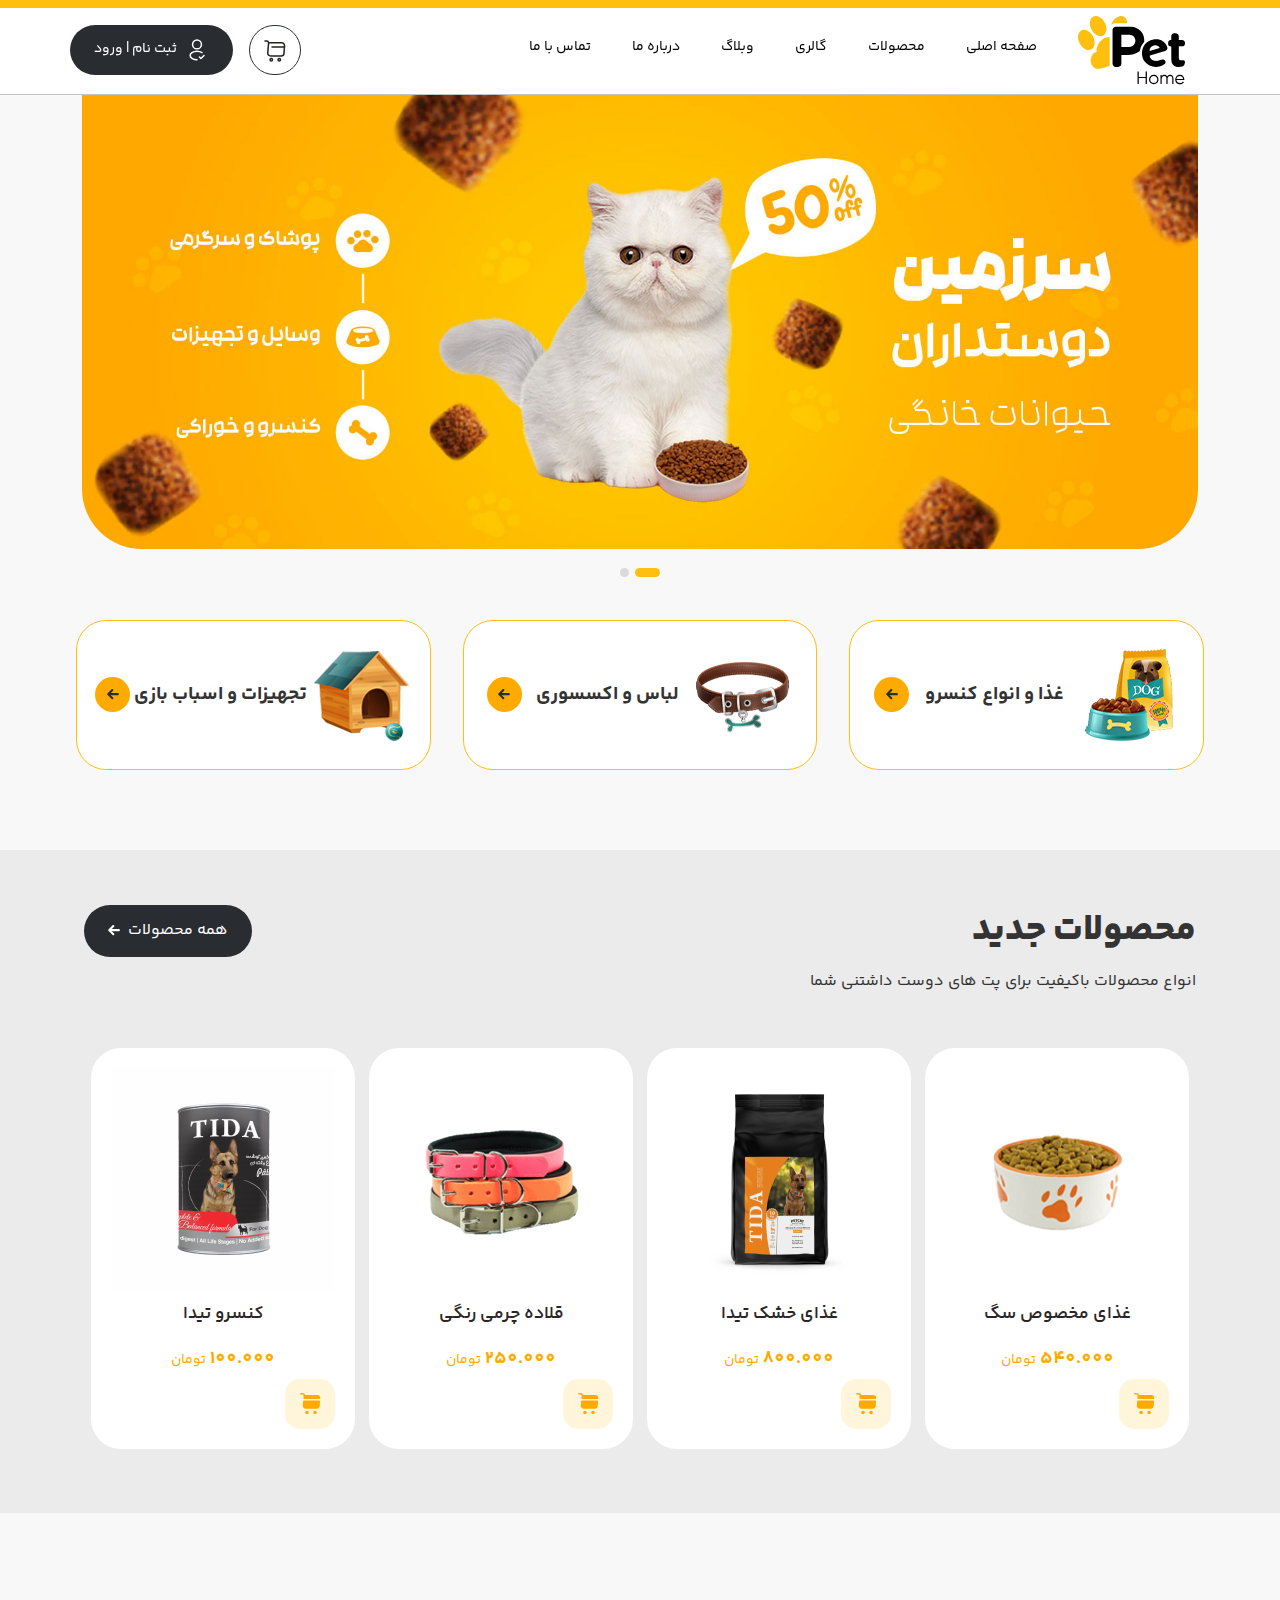
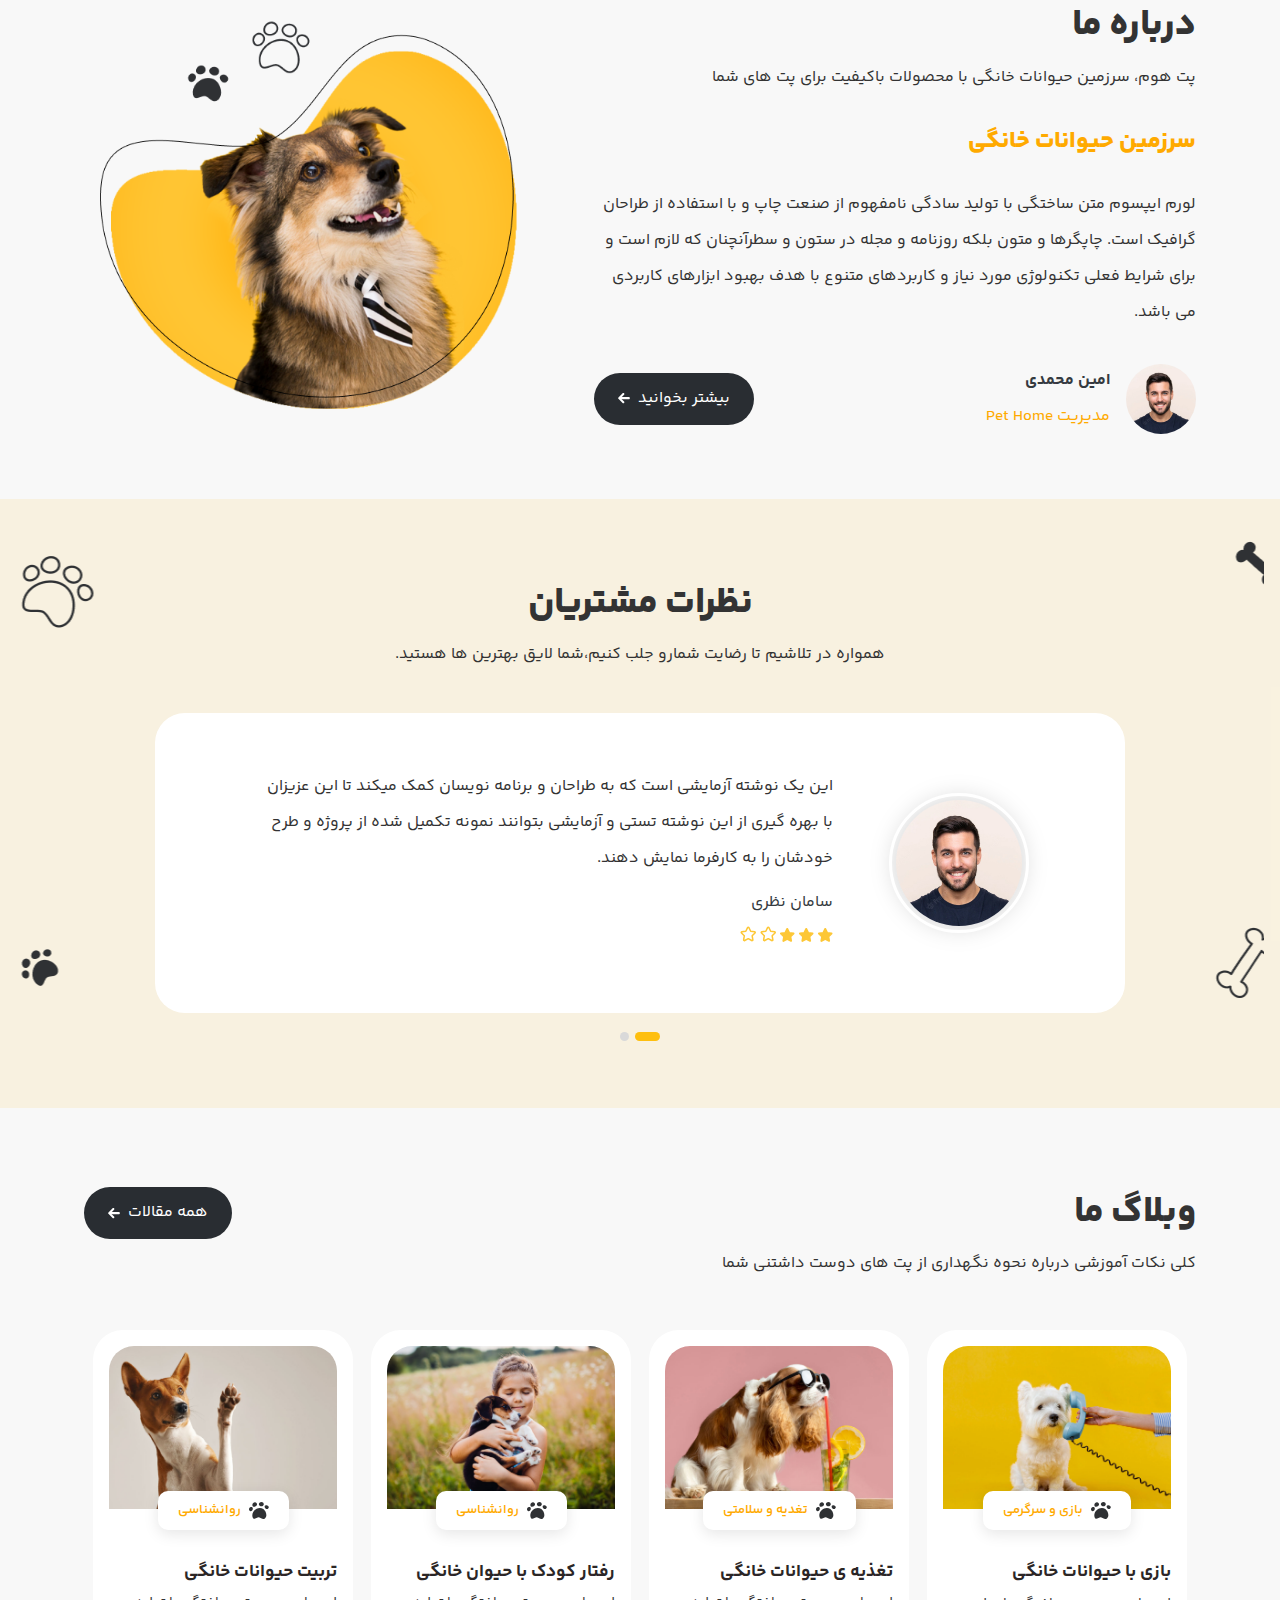
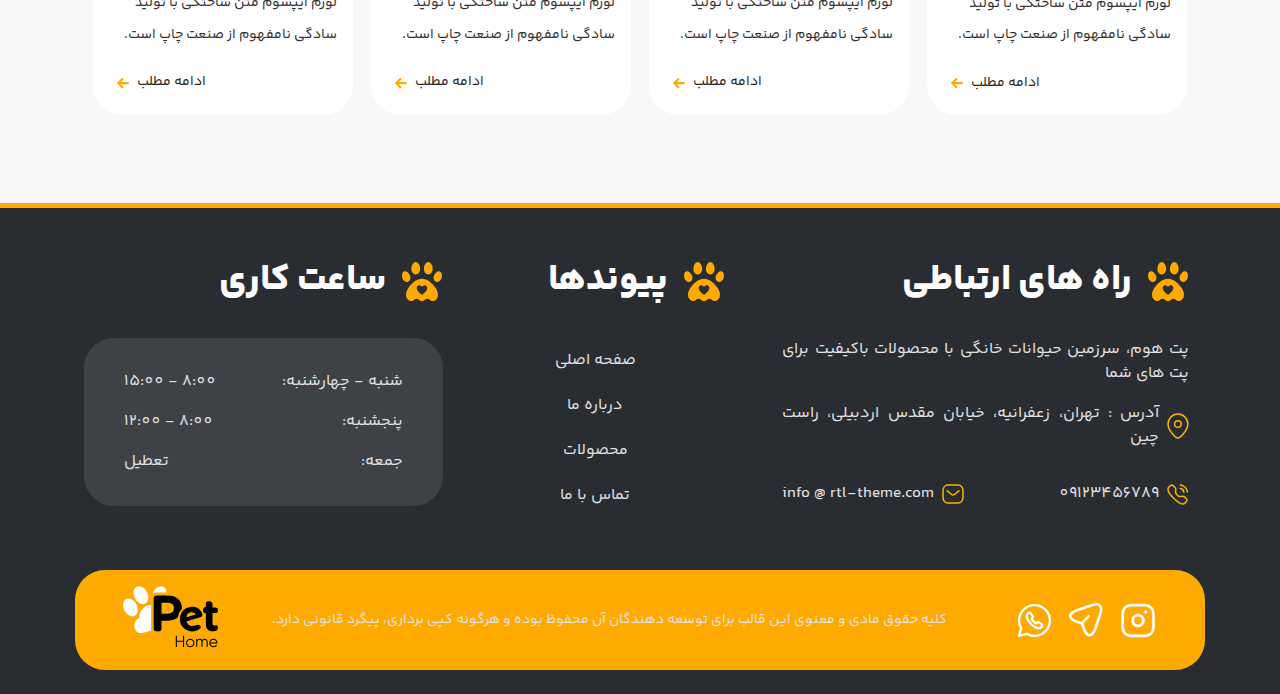
<file: Index.html>
﻿<html dir="rtl" lang="fa-IR">
<head>
    <title>صفحه اصلی - دمو 1</title>
    <meta charset="UTF-8">
    <meta http-equiv="X-UA-Compatible" content="IE=edge">
    <meta name="viewport" content="width=device-width, initial-scale=1.0 , maximum-scale=1">
    <link href="Css/Main.css" rel="stylesheet" />
    <link href="Css/Menu.css" rel="stylesheet" />
    <link href="Css/Style.css" rel="stylesheet" />
    <link href="Css/owl.carousel.min.css" rel="stylesheet" />
    <link href="Css/owl.theme.min.css" rel="stylesheet" />
</head>

<body class="rtl">
    <div class="main_wrap">
        <div class="of-site-mask"></div>
    
        <div class="off-canvas-wrap ">
            <div class="close-off-canvas-wrap">
                <a href="#" id="of-close-off-canvas">
                    <svg class="mt-3" width="12" height="12" viewBox="0 0 22 22" fill="none" xmlns="http://www.w3.org/2000/svg">
                        <path d="M2 3L18.9706 19.9706" stroke="black" stroke-width="4" stroke-linecap="round"/>
                        <path d="M19.0874 2.47266L2.11684 19.4432" stroke="black" stroke-width="4" stroke-linecap="round"/>
                    </svg>
                </a>
            </div>

            <div class="off-canvas-inner">
                <div id="of-mobile-nav" class="mobile-menu-wrap">
                        <div class="d-block text-center my-3">
                            <a href="Index.html" class="current py-2">
                                <img src="Img/logo.svg" />
                            </a>
                        </div> 
                    <ul class="mobile-menu">
                        <li class="current-menu-item">
                            <a href="Index.html">صفحه اصلی</a>
                        </li>
                        <li class="current-menu-item">
                            <a href="shop.html">محصولات</a>
                        </li>
                        <li class="current-menu-item">
                            <a href="gallery.html">گالری</a>
                        </li>
                        <li class="current-menu-item">
                            <a href="blog.html">وبلاگ</a>
                        </li>
                        <li class="current-menu-item">
                            <a href="about-us.html">درباره ما</a>
                        </li>      
                        <li class="current-menu-item">
                            <a href="contact-us.html">تماس با ما</a>
                        </li>
                    </ul>
                </div>
            </div>
        </div>

        <header class="main_header wide_header">
            <div class="header_container">
                <div class="menu_wrapper menu_sticky header-btop">
                    <div class="container p_relative h86">

                        <div id="navigation" class="of-drop-down of-main-menu" role="navigation">
                            <ul class="menu">
                                <li>
                                    <a href="Index.html" class="current py-2">
                                        <img src="Img/logo.svg" />
                                    </a>
                                </li>
                                <li><a href="Index.html" target="_blank">صفحه اصلی</a></li>

                                <li><a href="shop.html" target="_blank">محصولات</a></li>

                                <li><a href="gallery.html" target="_blank">گالری</a></li>

                                <li><a href="blog.html" target="_blank">وبلاگ</a></li>
                        
                                <li><a href="about-us.html" target="_blank">درباره ما</a></li>
                                <li><a href="contact-us.html" target="_blank">تماس با ما</a></li>
                            </ul>
                        </div>

                        <div class="m_login d-flex">
                            <div class="shoping-cart radius30">
                                <a href="cart.html">
                                <svg width="24" height="24" viewBox="0 0 24 24" fill="none" xmlns="http://www.w3.org/2000/svg">
                                    <path d="M2 2H3.74001C4.82001 2 5.67 2.93 5.58 4L4.75 13.96C4.61 15.59 5.89999 16.99 7.53999 16.99H18.19C19.63 16.99 20.89 15.81 21 14.38L21.54 6.88C21.66 5.22 20.4 3.87 18.73 3.87H5.82001" stroke="#222221" stroke-width="1.5" stroke-miterlimit="10" stroke-linecap="round" stroke-linejoin="round"/>
                                    <path d="M16.25 22C16.9404 22 17.5 21.4404 17.5 20.75C17.5 20.0596 16.9404 19.5 16.25 19.5C15.5596 19.5 15 20.0596 15 20.75C15 21.4404 15.5596 22 16.25 22Z" stroke="#222221" stroke-width="1.5" stroke-miterlimit="10" stroke-linecap="round" stroke-linejoin="round"/>
                                    <path d="M8.25 22C8.94036 22 9.5 21.4404 9.5 20.75C9.5 20.0596 8.94036 19.5 8.25 19.5C7.55964 19.5 7 20.0596 7 20.75C7 21.4404 7.55964 22 8.25 22Z" stroke="#222221" stroke-width="1.5" stroke-miterlimit="10" stroke-linecap="round" stroke-linejoin="round"/>
                                    <path d="M9 8H21" stroke="#222221" stroke-width="1.5" stroke-miterlimit="10" stroke-linecap="round" stroke-linejoin="round"/>
                                </svg> 
                            </a>
                           </div>
                                <div class="login px-4 py-2 radius55 d-flex align-items-center">
                                    
                                    <svg width="24" height="24" viewBox="0 0 24 24" fill="none" xmlns="http://www.w3.org/2000/svg">
                                        <path d="M14.4399 19.05L15.9599 20.57L18.9999 17.53" stroke="white" stroke-width="1.5" stroke-linecap="round" stroke-linejoin="round"/>
                                        <path d="M12.1601 10.87C12.0601 10.86 11.9401 10.86 11.8301 10.87C9.4501 10.79 7.5601 8.84 7.5601 6.44C7.5501 3.99 9.5401 2 11.9901 2C14.4401 2 16.4301 3.99 16.4301 6.44C16.4301 8.84 14.5301 10.79 12.1601 10.87Z" stroke="white" stroke-width="1.5" stroke-linecap="round" stroke-linejoin="round"/>
                                        <path d="M11.99 21.8099C10.17 21.8099 8.36004 21.3499 6.98004 20.4299C4.56004 18.8099 4.56004 16.1699 6.98004 14.5599C9.73004 12.7199 14.24 12.7199 16.99 14.5599" stroke="white" stroke-width="1.5" stroke-linecap="round" stroke-linejoin="round"/>
                                    </svg>    
                                    <a class="mr-2" href="login.html">ثبت نام | ورود</a>
                                </div>
                        </div>

                        <div class="is-show mobile-nav-button">
                            <a id="of-trigger" class="icon-wrap" href="#">
                                <svg width="35" height="35" viewBox="0 0 24 24" fill="none" xmlns="http://www.w3.org/2000/svg">
                                    <path d="M17.5401 8.81063C19.1748 8.81063 20.5001 7.48539 20.5001 5.85062C20.5001 4.21586 19.1748 2.89062 17.5401 2.89062C15.9053 2.89062 14.5801 4.21586 14.5801 5.85062C14.5801 7.48539 15.9053 8.81063 17.5401 8.81063Z" fill="#292D32"/>
                                    <path d="M6.46 8.81063C8.09476 8.81063 9.42 7.48539 9.42 5.85062C9.42 4.21586 8.09476 2.89062 6.46 2.89062C4.82524 2.89062 3.5 4.21586 3.5 5.85062C3.5 7.48539 4.82524 8.81063 6.46 8.81063Z" fill="#292D32"/>
                                    <path d="M17.5401 21.1095C19.1748 21.1095 20.5001 19.7842 20.5001 18.1495C20.5001 16.5147 19.1748 15.1895 17.5401 15.1895C15.9053 15.1895 14.5801 16.5147 14.5801 18.1495C14.5801 19.7842 15.9053 21.1095 17.5401 21.1095Z" fill="#292D32"/>
                                    <path d="M6.46 21.1095C8.09476 21.1095 9.42 19.7842 9.42 18.1495C9.42 16.5147 8.09476 15.1895 6.46 15.1895C4.82524 15.1895 3.5 16.5147 3.5 18.1495C3.5 19.7842 4.82524 21.1095 6.46 21.1095Z" fill="#292D32"/>
                                    </svg>
                            </a>        
                        </div>

                        <div class="logo-mobile d-none">
                            <a href="Index.html" class="current py-2">
                                <img src="Img/logo.svg" />
                            </a>
                        </div> 

                    </div>
                </div>
            </div>
        </header>

        <div class="clearfix"></div>

        <section class="container">
            <div class="row">

                <div class="col-lg-12 p-0 mb-3">
                    <div id="owl-mainslider" class="owl-carousel owl-theme text-center">
                        <div class="item">
                            <img src="Img/slider-1.jpg" class="img-fluid radius-slide" />
                        </div>

                        <div class="item">
                            <img src="Img/slider-2.jpg" class="img-fluid radius-slide" />
                        </div>

                    </div>
                </div>

            </div>
        </section>

        <div class="container p-0 my-2">
            <div class="row">
    
                <div class="col-md-4 p-3">
                    <div class="py-4 p-3 d-flex align-items-center justify-content-around algin text-lg-right text-md-center mb-3 service_style category-style radius30">
                            <img src="Img/Asset2501.png">
                            <h3 class="YekanBakhFaNum-Bold fa1-2">غذا و انواع کنسرو</h3>
                            <a href="shop.html">
                                <div class="arrow-box d-flex align-items-center justify-content-center">
                                <svg width="12" height="11" viewBox="0 0 12 11" fill="none" xmlns="http://www.w3.org/2000/svg">
                                    <path d="M10.8019 6.17453H2.56566C2.00285 6.17453 1.53613 5.70782 1.53613 5.14501C1.53613 4.5822 2.00285 4.11548 2.56566 4.11548H10.8019C11.3647 4.11548 11.8314 4.5822 11.8314 5.14501C11.8314 5.70782 11.3647 6.17453 10.8019 6.17453Z" fill="#292D32"/>
                                    <path d="M5.31096 10.2918C5.05014 10.2918 4.78933 10.1958 4.58342 9.98985L0.465311 5.87174C0.067227 5.47366 0.067227 4.81476 0.465311 4.41667L4.58342 0.298563C4.98151 -0.099521 5.64041 -0.099521 6.03849 0.298563C6.43657 0.696647 6.43657 1.35554 6.03849 1.75363L2.64791 5.14421L6.03849 8.53479C6.43657 8.93287 6.43657 9.59177 6.03849 9.98985C5.83258 10.1958 5.57177 10.2918 5.31096 10.2918Z" fill="#292D32"/>
                                </svg>
                                </div>
                            </a>
                    </div>
                </div>

                <div class="col-md-4 p-3">
                    <div class="py-4 p-3 d-flex align-items-center justify-content-around algin text-lg-right text-md-center mb-3 service_style category-style radius30">
                            <img src="Img/Asset2500.png">
                            <h3 class="YekanBakhFaNum-Bold fa1-2">لباس و اکسسوری</h3>
                            <a href="shop.html">
                                <div class="arrow-box d-flex align-items-center justify-content-center">
                                <svg width="12" height="11" viewBox="0 0 12 11" fill="none" xmlns="http://www.w3.org/2000/svg">
                                    <path d="M10.8019 6.17453H2.56566C2.00285 6.17453 1.53613 5.70782 1.53613 5.14501C1.53613 4.5822 2.00285 4.11548 2.56566 4.11548H10.8019C11.3647 4.11548 11.8314 4.5822 11.8314 5.14501C11.8314 5.70782 11.3647 6.17453 10.8019 6.17453Z" fill="#292D32"/>
                                    <path d="M5.31096 10.2918C5.05014 10.2918 4.78933 10.1958 4.58342 9.98985L0.465311 5.87174C0.067227 5.47366 0.067227 4.81476 0.465311 4.41667L4.58342 0.298563C4.98151 -0.099521 5.64041 -0.099521 6.03849 0.298563C6.43657 0.696647 6.43657 1.35554 6.03849 1.75363L2.64791 5.14421L6.03849 8.53479C6.43657 8.93287 6.43657 9.59177 6.03849 9.98985C5.83258 10.1958 5.57177 10.2918 5.31096 10.2918Z" fill="#292D32"/>
                                </svg>
                                </div>
                            </a>
                    </div>
                </div>

                <div class="col-md-4 p-3">
                    <div class="py-4 p-3 d-flex align-items-center justify-content-around algin text-lg-right text-md-center mb-3 service_style category-style radius30">
                            <img src="Img/Asset2502.png">
                            <h3 class="YekanBakhFaNum-Bold fa1-2">تجهیزات و اسباب بازی</h3>
                            <a href="shop.html">
                                <div class="arrow-box d-flex align-items-center justify-content-center">
                                <svg width="12" height="11" viewBox="0 0 12 11" fill="none" xmlns="http://www.w3.org/2000/svg">
                                    <path d="M10.8019 6.17453H2.56566C2.00285 6.17453 1.53613 5.70782 1.53613 5.14501C1.53613 4.5822 2.00285 4.11548 2.56566 4.11548H10.8019C11.3647 4.11548 11.8314 4.5822 11.8314 5.14501C11.8314 5.70782 11.3647 6.17453 10.8019 6.17453Z" fill="#292D32"/>
                                    <path d="M5.31096 10.2918C5.05014 10.2918 4.78933 10.1958 4.58342 9.98985L0.465311 5.87174C0.067227 5.47366 0.067227 4.81476 0.465311 4.41667L4.58342 0.298563C4.98151 -0.099521 5.64041 -0.099521 6.03849 0.298563C6.43657 0.696647 6.43657 1.35554 6.03849 1.75363L2.64791 5.14421L6.03849 8.53479C6.43657 8.93287 6.43657 9.59177 6.03849 9.98985C5.83258 10.1958 5.57177 10.2918 5.31096 10.2918Z" fill="#292D32"/>
                                </svg>
                                </div>
                            </a>
                    </div>
                </div>

            
            </div>
        </div>

        <section class="bg-gray pb-4">
      
            <div class="container p-4 radius20 mt-5">
                <div class="d-flex align-items-center justify-content-between mt-4">
                    <h2>محصولات جدید</h2>                    
                    <a class="d-flex align-items-center a-button radius55 py-2 px-4" href="shop.html">
                        <span class="ml-2">همه محصولات</span>
                        <svg width="12" height="11" viewBox="0 0 12 11" fill="none" xmlns="http://www.w3.org/2000/svg">
                            <path d="M10.8019 6.17453H2.56566C2.00285 6.17453 1.53613 5.70782 1.53613 5.14501C1.53613 4.5822 2.00285 4.11548 2.56566 4.11548H10.8019C11.3647 4.11548 11.8314 4.5822 11.8314 5.14501C11.8314 5.70782 11.3647 6.17453 10.8019 6.17453Z" fill="#fff"/>
                            <path d="M5.31096 10.2918C5.05014 10.2918 4.78933 10.1958 4.58342 9.98985L0.465311 5.87174C0.067227 5.47366 0.067227 4.81476 0.465311 4.41667L4.58342 0.298563C4.98151 -0.099521 5.64041 -0.099521 6.03849 0.298563C6.43657 0.696647 6.43657 1.35554 6.03849 1.75363L2.64791 5.14421L6.03849 8.53479C6.43657 8.93287 6.43657 9.59177 6.03849 9.98985C5.83258 10.1958 5.57177 10.2918 5.31096 10.2918Z" fill="#fff"/>
                        </svg>
                            
                    </a>
                </div>
                <p class="mb-5">
                    انواع محصولات باکیفیت برای پت های دوست داشتنی شما
                </p>
            <div class="owl-product owl-carousel">
                
                <div class="item">
                    <div class="card-body mb-3 text-center">
                        <a href="page-shop.html">
                            <img class="img-fluid" src="Img/product-4.jpg">
                        </a>
                        <div>
                            <h5 class="my-2 YekanBakhFaNum-SemiBold"><a href="page-shop.html">غذای مخصوص سگ</a></h5>
                            <span class="color-orange YekanBakhFaNum-Bold fa18">540.000</span>
                            <span class="color-orange YekanBakhFaNum-Regular fa14">تومان</span>
                            <div class="d-flex justify-content-between align-items-center">
                                <div class="d-flex">
                                    <div class="add-to-cart hoverable outlined">
                                        <svg width="21" height="22" viewBox="0 0 21 22" fill="none" xmlns="http://www.w3.org/2000/svg">
                                            <path d="M15 21.25C15.9665 21.25 16.75 20.4665 16.75 19.5C16.75 18.5335 15.9665 17.75 15 17.75C14.0335 17.75 13.25 18.5335 13.25 19.5C13.25 20.4665 14.0335 21.25 15 21.25Z" fill="#FFAA00"/>
                                            <path d="M7 21.25C7.9665 21.25 8.75 20.4665 8.75 19.5C8.75 18.5335 7.9665 17.75 7 17.75C6.0335 17.75 5.25 18.5335 5.25 19.5C5.25 20.4665 6.0335 21.25 7 21.25Z" fill="#FFAA00"/>
                                            <path d="M3.59 2.69L3.39 5.14C3.35 5.61 3.72 6 4.19 6H19.5C19.92 6 20.27 5.68 20.3 5.26C20.43 3.49 19.08 2.05 17.31 2.05H5.02C4.92 1.61 4.72 1.19 4.41 0.84C3.91 0.31 3.21 0 2.49 0H0.75C0.34 0 0 0.34 0 0.75C0 1.16 0.34 1.5 0.75 1.5H2.49C2.8 1.5 3.09 1.63 3.3 1.85C3.51 2.08 3.61 2.38 3.59 2.69Z" fill="#FFAA00"/>
                                            <path d="M19.2601 7.5H3.92005C3.50005 7.5 3.16005 7.82 3.12005 8.23L2.76005 12.58C2.62005 14.29 3.96005 15.75 5.67005 15.75H16.7901C18.2901 15.75 19.6101 14.52 19.7201 13.02L20.0501 8.35C20.0901 7.89 19.7301 7.5 19.2601 7.5Z" fill="#FFAA00"/>
                                            </svg>
                                            
                                        <span class="text-center">افزودن به سبد خرید</span>
                                    </div>
                                    
                                </div>
                                
                            </div>



                        </div>
                    </div>
                </div>

                <div class="item">
                    <div class="card-body mb-3 text-center">
                        <a href="page-shop.html">
                            <img class="img-fluid" src="Img/product-1.jpg">
                        </a>
                        <div>
                            <h5 class="my-2 YekanBakhFaNum-SemiBold"><a href="page-shop.html">غذای خشک تیدا</a></h5>
                            <span class="color-orange YekanBakhFaNum-Bold fa18">800.000</span>
                            <span class="color-orange YekanBakhFaNum-Regular fa14">تومان</span>
                            <div class="d-flex justify-content-between align-items-center">
                                <div class="d-flex">
                                    <div class="add-to-cart hoverable outlined">
                                        <svg width="21" height="22" viewBox="0 0 21 22" fill="none" xmlns="http://www.w3.org/2000/svg">
                                            <path d="M15 21.25C15.9665 21.25 16.75 20.4665 16.75 19.5C16.75 18.5335 15.9665 17.75 15 17.75C14.0335 17.75 13.25 18.5335 13.25 19.5C13.25 20.4665 14.0335 21.25 15 21.25Z" fill="#FFAA00"/>
                                            <path d="M7 21.25C7.9665 21.25 8.75 20.4665 8.75 19.5C8.75 18.5335 7.9665 17.75 7 17.75C6.0335 17.75 5.25 18.5335 5.25 19.5C5.25 20.4665 6.0335 21.25 7 21.25Z" fill="#FFAA00"/>
                                            <path d="M3.59 2.69L3.39 5.14C3.35 5.61 3.72 6 4.19 6H19.5C19.92 6 20.27 5.68 20.3 5.26C20.43 3.49 19.08 2.05 17.31 2.05H5.02C4.92 1.61 4.72 1.19 4.41 0.84C3.91 0.31 3.21 0 2.49 0H0.75C0.34 0 0 0.34 0 0.75C0 1.16 0.34 1.5 0.75 1.5H2.49C2.8 1.5 3.09 1.63 3.3 1.85C3.51 2.08 3.61 2.38 3.59 2.69Z" fill="#FFAA00"/>
                                            <path d="M19.2601 7.5H3.92005C3.50005 7.5 3.16005 7.82 3.12005 8.23L2.76005 12.58C2.62005 14.29 3.96005 15.75 5.67005 15.75H16.7901C18.2901 15.75 19.6101 14.52 19.7201 13.02L20.0501 8.35C20.0901 7.89 19.7301 7.5 19.2601 7.5Z" fill="#FFAA00"/>
                                            </svg>
                                            
                                        <span class="text-center">افزودن به سبد خرید</span>
                                    </div>
                                    
                                </div>
                                
                            </div>



                        </div>
                    </div>
                </div>

                <div class="item">
                    <div class="card-body mb-3 text-center">
                        <a href="page-shop.html">
                            <img class="img-fluid" src="Img/product-2.jpg">
                        </a>
                        <div>
                            <h5 class="my-2 YekanBakhFaNum-SemiBold"><a href="page-shop.html">قلاده چرمی رنگی</a></h5>
                            <span class="color-orange YekanBakhFaNum-Bold fa18">250.000</span>
                            <span class="color-orange YekanBakhFaNum-Regular fa14">تومان</span>
                            <div class="d-flex justify-content-between align-items-center">
                                <div class="d-flex">
                                    <div class="add-to-cart hoverable outlined">
                                        <svg width="21" height="22" viewBox="0 0 21 22" fill="none" xmlns="http://www.w3.org/2000/svg">
                                            <path d="M15 21.25C15.9665 21.25 16.75 20.4665 16.75 19.5C16.75 18.5335 15.9665 17.75 15 17.75C14.0335 17.75 13.25 18.5335 13.25 19.5C13.25 20.4665 14.0335 21.25 15 21.25Z" fill="#FFAA00"/>
                                            <path d="M7 21.25C7.9665 21.25 8.75 20.4665 8.75 19.5C8.75 18.5335 7.9665 17.75 7 17.75C6.0335 17.75 5.25 18.5335 5.25 19.5C5.25 20.4665 6.0335 21.25 7 21.25Z" fill="#FFAA00"/>
                                            <path d="M3.59 2.69L3.39 5.14C3.35 5.61 3.72 6 4.19 6H19.5C19.92 6 20.27 5.68 20.3 5.26C20.43 3.49 19.08 2.05 17.31 2.05H5.02C4.92 1.61 4.72 1.19 4.41 0.84C3.91 0.31 3.21 0 2.49 0H0.75C0.34 0 0 0.34 0 0.75C0 1.16 0.34 1.5 0.75 1.5H2.49C2.8 1.5 3.09 1.63 3.3 1.85C3.51 2.08 3.61 2.38 3.59 2.69Z" fill="#FFAA00"/>
                                            <path d="M19.2601 7.5H3.92005C3.50005 7.5 3.16005 7.82 3.12005 8.23L2.76005 12.58C2.62005 14.29 3.96005 15.75 5.67005 15.75H16.7901C18.2901 15.75 19.6101 14.52 19.7201 13.02L20.0501 8.35C20.0901 7.89 19.7301 7.5 19.2601 7.5Z" fill="#FFAA00"/>
                                            </svg>
                                            
                                        <span class="text-center">افزودن به سبد خرید</span>
                                    </div>
                                    
                                </div>
                                
                            </div>



                        </div>
                    </div>
                </div>

                <div class="item">
                    <div class="card-body mb-3 text-center">
                        <a href="page-shop.html">
                            <img class="img-fluid" src="Img/product-3.jpg">
                        </a>
                        <div>
                            <h5 class="my-2 YekanBakhFaNum-SemiBold"><a href="page-shop.html">کنسرو تیدا</a></h5>
                            <span class="color-orange YekanBakhFaNum-Bold fa18">100.000</span>
                            <span class="color-orange YekanBakhFaNum-Regular fa14">تومان</span>
                            <div class="d-flex justify-content-between align-items-center">
                                <div class="d-flex">
                                    <div class="add-to-cart hoverable outlined">
                                        <svg width="21" height="22" viewBox="0 0 21 22" fill="none" xmlns="http://www.w3.org/2000/svg">
                                            <path d="M15 21.25C15.9665 21.25 16.75 20.4665 16.75 19.5C16.75 18.5335 15.9665 17.75 15 17.75C14.0335 17.75 13.25 18.5335 13.25 19.5C13.25 20.4665 14.0335 21.25 15 21.25Z" fill="#FFAA00"/>
                                            <path d="M7 21.25C7.9665 21.25 8.75 20.4665 8.75 19.5C8.75 18.5335 7.9665 17.75 7 17.75C6.0335 17.75 5.25 18.5335 5.25 19.5C5.25 20.4665 6.0335 21.25 7 21.25Z" fill="#FFAA00"/>
                                            <path d="M3.59 2.69L3.39 5.14C3.35 5.61 3.72 6 4.19 6H19.5C19.92 6 20.27 5.68 20.3 5.26C20.43 3.49 19.08 2.05 17.31 2.05H5.02C4.92 1.61 4.72 1.19 4.41 0.84C3.91 0.31 3.21 0 2.49 0H0.75C0.34 0 0 0.34 0 0.75C0 1.16 0.34 1.5 0.75 1.5H2.49C2.8 1.5 3.09 1.63 3.3 1.85C3.51 2.08 3.61 2.38 3.59 2.69Z" fill="#FFAA00"/>
                                            <path d="M19.2601 7.5H3.92005C3.50005 7.5 3.16005 7.82 3.12005 8.23L2.76005 12.58C2.62005 14.29 3.96005 15.75 5.67005 15.75H16.7901C18.2901 15.75 19.6101 14.52 19.7201 13.02L20.0501 8.35C20.0901 7.89 19.7301 7.5 19.2601 7.5Z" fill="#FFAA00"/>
                                            </svg>
                                            
                                        <span class="text-center">افزودن به سبد خرید</span>
                                    </div>
                                    
                                </div>
                                
                            </div>



                        </div>
                    </div>
                </div>

            </div>
    
            </div>
        </section>

        <section class="container-fluid text-lg-right text-center my-4">
        <div class="container py-2">
            <div class="row">
              <div class="col-lg-7 pl-lg-5">
                    <h2 class="mt-5">درباره ما</h2>
                    <p class="mb-3">
                        پت هوم،  سرزمین حیوانات خانگی با محصولات باکیفیت برای پت های شما
                    </p>
                    <h3 class="mt-4 color-orange">سرزمین حیوانات خانگی</h3>
                    <p class="my-4">
                        لورم ایپسوم متن ساختگی با تولید سادگی نامفهوم از صنعت چاپ و با استفاده از طراحان گرافیک است. چاپگرها و متون بلکه روزنامه و مجله در ستون و سطرآنچنان که لازم است و برای شرایط فعلی تکنولوژی مورد نیاز و کاربردهای متنوع با هدف بهبود ابزارهای کاربردی می باشد.
                    </p>
                    <div class="d-flex align-items-center justify-content-between">
                        <div class="d-flex flex-row align-items-center">
                            <img src="Img/profile.jpg" class="img-fluid rounded-circle ml-3 pic55">
                            <div class="py-2">
                                <p class="text-dark bottom_p YekanBakhFaNum-Bold"> امین محمدی</p>
                                <span class="color-orange">مدیریت Pet Home</span>
                            </div>
                        </div>
                        <a class="d-flex align-items-center a-button radius55 py-2 px-4" href="about-us.html">
                            <span class="ml-2">بیشتر بخوانید</span>
                            <svg width="12" height="11" viewBox="0 0 12 11" fill="none" xmlns="http://www.w3.org/2000/svg">
                                <path d="M10.8019 6.17453H2.56566C2.00285 6.17453 1.53613 5.70782 1.53613 5.14501C1.53613 4.5822 2.00285 4.11548 2.56566 4.11548H10.8019C11.3647 4.11548 11.8314 4.5822 11.8314 5.14501C11.8314 5.70782 11.3647 6.17453 10.8019 6.17453Z" fill="#fff"/>
                                <path d="M5.31096 10.2918C5.05014 10.2918 4.78933 10.1958 4.58342 9.98985L0.465311 5.87174C0.067227 5.47366 0.067227 4.81476 0.465311 4.41667L4.58342 0.298563C4.98151 -0.099521 5.64041 -0.099521 6.03849 0.298563C6.43657 0.696647 6.43657 1.35554 6.03849 1.75363L2.64791 5.14421L6.03849 8.53479C6.43657 8.93287 6.43657 9.59177 6.03849 9.98985C5.83258 10.1958 5.57177 10.2918 5.31096 10.2918Z" fill="#fff"/>
                            </svg>
                        </a>
                    </div>
        

                </div>
                <div class="col-lg-5 d-flex align-items-center mt-5">
                    <img src="Img/about-us.png" class="img-fluid wapp" />
                </div>
               </div>
        </div>
        </section>

        <section class="bg-question pb-3">
        <div class="m-3 question-bg">
          <section class="container p-4 radius20 mt-5 mb-2">
              <div class=" text-center mt-3">
                <h2 class="mt-5">نظرات مشتریان</h2>
                  <p class="mb-3">همواره در تلاشیم تا رضایت شمارو جلب کنیم،شما لایق بهترین ها هستید.</p>
  
              </div>
                    <div class="mx-lg-5">
                  <div>
                      <div id="owl-Story" class="owl-carousel owl-theme text-center py-2 px-md-3">
                          <div class="item">
                              <div class="d-flex card flex-row justify-content-center align-items-center text-right mt-3 p-6 commernt-res">
                                  <img src="Img/profile.jpg" class="img-fluid pic155 p-1 rounded-circle ml-lg-5" />

                                  <div class="m-2">
                                      <p> این یک نوشته آزمایشی است که به طراحان و برنامه نویسان کمک میکند تا این عزیزان با بهره گیری از این نوشته تستی و آزمایشی بتوانند نمونه تکمیل شده از پروژه و طرح خودشان را به کارفرما نمایش دهند.
                                      </p>

                                      <div class="pt-2">
                                          <p class="text-dark bottom_p">سامان نظری</p>
                                          <span>
                                            <svg width="15" height="14" viewBox="0 0 15 14" fill="none" xmlns="http://www.w3.org/2000/svg">
                                                <path d="M7.24563 10.8425L3.38813 12.8706L4.125 8.575L1 5.53313L5.3125 4.90813L7.24125 1L9.17 4.90813L13.4825 5.53313L10.3575 8.575L11.0944 12.8706L7.24563 10.8425Z" fill="#FDC736" stroke="#FDC736" stroke-width="2" stroke-linecap="round" stroke-linejoin="round"/>
                                            </svg>
                                            <svg width="15" height="14" viewBox="0 0 15 14" fill="none" xmlns="http://www.w3.org/2000/svg">
                                                <path d="M7.24563 10.8425L3.38813 12.8706L4.125 8.575L1 5.53313L5.3125 4.90813L7.24125 1L9.17 4.90813L13.4825 5.53313L10.3575 8.575L11.0944 12.8706L7.24563 10.8425Z" fill="#FDC736" stroke="#FDC736" stroke-width="2" stroke-linecap="round" stroke-linejoin="round"/>
                                            </svg>
                                            <svg width="15" height="14" viewBox="0 0 15 14" fill="none" xmlns="http://www.w3.org/2000/svg">
                                                <path d="M7.24563 10.8425L3.38813 12.8706L4.125 8.575L1 5.53313L5.3125 4.90813L7.24125 1L9.17 4.90813L13.4825 5.53313L10.3575 8.575L11.0944 12.8706L7.24563 10.8425Z" fill="#FDC736" stroke="#FDC736" stroke-width="2" stroke-linecap="round" stroke-linejoin="round"/>
                                            </svg>
                                            <svg width="16" height="16" viewBox="0 0 16 16" fill="none" xmlns="http://www.w3.org/2000/svg">
                                                <path d="M3.64892 13.7438C3.60065 14.0252 3.71632 14.3096 3.94729 14.4774C4.17825 14.6452 4.48446 14.6673 4.73715 14.5345L8.24523 12.6901L11.7447 14.5341C11.9974 14.6673 12.3038 14.6454 12.5349 14.4776C12.7661 14.3098 12.8819 14.0253 12.8336 13.7438L12.1634 9.83716L15.0056 7.07055C15.2103 6.87133 15.284 6.57314 15.1958 6.30148C15.1076 6.02982 14.8727 5.83185 14.5901 5.79088L10.668 5.22246L8.9138 1.66808C8.78746 1.41208 8.52673 1.25 8.24125 1.25C7.95577 1.25 7.69504 1.41208 7.5687 1.66808L5.81453 5.22246L1.89243 5.79088C1.60975 5.83185 1.37489 6.02982 1.28667 6.30148C1.19845 6.57314 1.27219 6.87133 1.47687 7.07055L4.31907 9.83716L3.64892 13.7438Z" stroke="#FDC736" stroke-width="1.5" stroke-linecap="round" stroke-linejoin="round"/>
                                                </svg>

                                                <svg width="16" height="16" viewBox="0 0 16 16" fill="none" xmlns="http://www.w3.org/2000/svg">
                                                    <path d="M3.64892 13.7438C3.60065 14.0252 3.71632 14.3096 3.94729 14.4774C4.17825 14.6452 4.48446 14.6673 4.73715 14.5345L8.24523 12.6901L11.7447 14.5341C11.9974 14.6673 12.3038 14.6454 12.5349 14.4776C12.7661 14.3098 12.8819 14.0253 12.8336 13.7438L12.1634 9.83716L15.0056 7.07055C15.2103 6.87133 15.284 6.57314 15.1958 6.30148C15.1076 6.02982 14.8727 5.83185 14.5901 5.79088L10.668 5.22246L8.9138 1.66808C8.78746 1.41208 8.52673 1.25 8.24125 1.25C7.95577 1.25 7.69504 1.41208 7.5687 1.66808L5.81453 5.22246L1.89243 5.79088C1.60975 5.83185 1.37489 6.02982 1.28667 6.30148C1.19845 6.57314 1.27219 6.87133 1.47687 7.07055L4.31907 9.83716L3.64892 13.7438Z" stroke="#FDC736" stroke-width="1.5" stroke-linecap="round" stroke-linejoin="round"/>
                                                    </svg>
                                                    
                                                
                                          </span>
                                      </div>

                                  </div>
  
                              </div>
                          </div>  

                          <div class="item">
                            <div class="d-flex card flex-row justify-content-center align-items-center text-right mt-3 p-6 commernt-res">
                                <img src="Img/profile-1.jpg" class="img-fluid pic155 p-1 rounded-circle ml-lg-5" />

                                <div class="m-2">
                                    <p> این یک نوشته آزمایشی است که به طراحان و برنامه نویسان کمک میکند تا این عزیزان با بهره گیری از این نوشته تستی و آزمایشی بتوانند نمونه تکمیل شده از پروژه و طرح خودشان را به کارفرما نمایش دهند.
                                    </p>

                                    <div class="pt-2">
                                        <p class="text-dark bottom_p">سامان نظری</p>
                                        <span>
                                          <svg width="15" height="14" viewBox="0 0 15 14" fill="none" xmlns="http://www.w3.org/2000/svg">
                                              <path d="M7.24563 10.8425L3.38813 12.8706L4.125 8.575L1 5.53313L5.3125 4.90813L7.24125 1L9.17 4.90813L13.4825 5.53313L10.3575 8.575L11.0944 12.8706L7.24563 10.8425Z" fill="#FDC736" stroke="#FDC736" stroke-width="2" stroke-linecap="round" stroke-linejoin="round"/>
                                          </svg>
                                          <svg width="15" height="14" viewBox="0 0 15 14" fill="none" xmlns="http://www.w3.org/2000/svg">
                                              <path d="M7.24563 10.8425L3.38813 12.8706L4.125 8.575L1 5.53313L5.3125 4.90813L7.24125 1L9.17 4.90813L13.4825 5.53313L10.3575 8.575L11.0944 12.8706L7.24563 10.8425Z" fill="#FDC736" stroke="#FDC736" stroke-width="2" stroke-linecap="round" stroke-linejoin="round"/>
                                          </svg>
                                          <svg width="15" height="14" viewBox="0 0 15 14" fill="none" xmlns="http://www.w3.org/2000/svg">
                                              <path d="M7.24563 10.8425L3.38813 12.8706L4.125 8.575L1 5.53313L5.3125 4.90813L7.24125 1L9.17 4.90813L13.4825 5.53313L10.3575 8.575L11.0944 12.8706L7.24563 10.8425Z" fill="#FDC736" stroke="#FDC736" stroke-width="2" stroke-linecap="round" stroke-linejoin="round"/>
                                          </svg>
                                          <svg width="16" height="16" viewBox="0 0 16 16" fill="none" xmlns="http://www.w3.org/2000/svg">
                                              <path d="M3.64892 13.7438C3.60065 14.0252 3.71632 14.3096 3.94729 14.4774C4.17825 14.6452 4.48446 14.6673 4.73715 14.5345L8.24523 12.6901L11.7447 14.5341C11.9974 14.6673 12.3038 14.6454 12.5349 14.4776C12.7661 14.3098 12.8819 14.0253 12.8336 13.7438L12.1634 9.83716L15.0056 7.07055C15.2103 6.87133 15.284 6.57314 15.1958 6.30148C15.1076 6.02982 14.8727 5.83185 14.5901 5.79088L10.668 5.22246L8.9138 1.66808C8.78746 1.41208 8.52673 1.25 8.24125 1.25C7.95577 1.25 7.69504 1.41208 7.5687 1.66808L5.81453 5.22246L1.89243 5.79088C1.60975 5.83185 1.37489 6.02982 1.28667 6.30148C1.19845 6.57314 1.27219 6.87133 1.47687 7.07055L4.31907 9.83716L3.64892 13.7438Z" stroke="#FDC736" stroke-width="1.5" stroke-linecap="round" stroke-linejoin="round"/>
                                              </svg>

                                              <svg width="16" height="16" viewBox="0 0 16 16" fill="none" xmlns="http://www.w3.org/2000/svg">
                                                  <path d="M3.64892 13.7438C3.60065 14.0252 3.71632 14.3096 3.94729 14.4774C4.17825 14.6452 4.48446 14.6673 4.73715 14.5345L8.24523 12.6901L11.7447 14.5341C11.9974 14.6673 12.3038 14.6454 12.5349 14.4776C12.7661 14.3098 12.8819 14.0253 12.8336 13.7438L12.1634 9.83716L15.0056 7.07055C15.2103 6.87133 15.284 6.57314 15.1958 6.30148C15.1076 6.02982 14.8727 5.83185 14.5901 5.79088L10.668 5.22246L8.9138 1.66808C8.78746 1.41208 8.52673 1.25 8.24125 1.25C7.95577 1.25 7.69504 1.41208 7.5687 1.66808L5.81453 5.22246L1.89243 5.79088C1.60975 5.83185 1.37489 6.02982 1.28667 6.30148C1.19845 6.57314 1.27219 6.87133 1.47687 7.07055L4.31907 9.83716L3.64892 13.7438Z" stroke="#FDC736" stroke-width="1.5" stroke-linecap="round" stroke-linejoin="round"/>
                                                  </svg>
                                                  
                                              
                                        </span>
                                    </div>

                                </div>

                            </div>
                        </div>     
                
                      </div>
                  </div>
              </div>
          </section>
      </div>
        </section>

        <section class="container my-5">
    <div class="row">
        <div class="col-lg-12">
            <div class="d-flex align-items-center justify-content-between mt-4">
                <h2>وبلاگ ما</h2>                    
                <a class="d-flex align-items-center a-button radius55 py-2 px-4" href="blog.html">
                    <span class="ml-2">همه مقالات</span>
                    <svg width="12" height="11" viewBox="0 0 12 11" fill="none" xmlns="http://www.w3.org/2000/svg">
                        <path d="M10.8019 6.17453H2.56566C2.00285 6.17453 1.53613 5.70782 1.53613 5.14501C1.53613 4.5822 2.00285 4.11548 2.56566 4.11548H10.8019C11.3647 4.11548 11.8314 4.5822 11.8314 5.14501C11.8314 5.70782 11.3647 6.17453 10.8019 6.17453Z" fill="#fff"/>
                        <path d="M5.31096 10.2918C5.05014 10.2918 4.78933 10.1958 4.58342 9.98985L0.465311 5.87174C0.067227 5.47366 0.067227 4.81476 0.465311 4.41667L4.58342 0.298563C4.98151 -0.099521 5.64041 -0.099521 6.03849 0.298563C6.43657 0.696647 6.43657 1.35554 6.03849 1.75363L2.64791 5.14421L6.03849 8.53479C6.43657 8.93287 6.43657 9.59177 6.03849 9.98985C5.83258 10.1958 5.57177 10.2918 5.31096 10.2918Z" fill="#fff"/>
                    </svg>
                        
                </a>
            </div>
            <p class="mb-5">
                کلی نکات آموزشی درباره نحوه نگهداری از پت های دوست داشتنی شما
            </p>
            <div class="row">

                <div class="col-lg-3 col-md-6 mb-4">
                    <div class="card p-3 mb-3 carding-blog overlyblog">
                        <a href="page-blog.html">
                            <img src="Img/beautiful-pet-3.jpg" alt="Card image">
                        </a>
                        <div class="p_relative">
                            <h5 class="mt-5 YekanBakhFaNum-Bold"><a href="page-blog.html">بازی با حیوانات خانگی</a></h5>
                            <div class="d-flex justify-content-center">
                                <a class="cateblog d-flex justify-content-center align-items-center" href="page-blog.html">
                            
                                    <svg width="20" height="17" viewBox="0 0 20 17" fill="none" xmlns="http://www.w3.org/2000/svg">
                                        <path d="M3.8039 15.6948C1.24392 9.80154 9.09212 3.185 14.3589 7.05897C16.8651 8.90645 18.684 13.8152 16.0989 16.3071C15.9496 16.4463 15.7836 16.5665 15.6048 16.6651C13.4566 17.8717 11.9063 15.4514 9.87622 15.1685C8.02159 14.9358 5.03555 18.5162 3.8039 15.6948Z" fill="#2F3134"/>
                                        <path d="M2.78714 5.10761C3.04712 5.22186 3.27512 5.39813 3.45114 5.62098C3.62717 5.84382 3.74586 6.10644 3.79681 6.38581C4.18349 8.35144 1.4266 10.4961 0.24507 8.176C-0.610641 6.51112 0.90386 4.25906 2.78714 5.10761Z" fill="#2F3134"/>
                                        <path d="M7.68856 1.26948C7.86855 1.53867 7.97938 1.8481 8.01123 2.17035C8.04308 2.49261 7.99497 2.81774 7.87116 3.11696C7.02977 5.24013 3.06986 5.60174 3.35988 2.65509C3.55322 0.524762 6.38888 -0.703308 7.68856 1.26948Z" fill="#2F3134"/>
                                        <path d="M14.7562 2.40443C14.7276 2.72709 14.6199 3.03771 14.4425 3.30876C14.2651 3.57981 14.0236 3.80292 13.7394 3.95831C11.7559 5.08971 8.44045 2.8842 10.5171 0.775354C12.0065 -0.749889 14.9854 0.0700197 14.7562 2.40443Z" fill="#2F3134"/>
                                        <path d="M19.3928 6.34287C19.2264 6.57342 19.0057 6.75937 18.7503 6.88427C18.4949 7.00918 18.2126 7.06917 17.9285 7.05895C15.9234 7.01241 14.4197 3.86167 16.9367 3.20288C18.752 2.72311 20.6245 4.68516 19.3928 6.34287Z" fill="#2F3134"/>
                                        </svg> 
                                       <span class="mr-2 YekanBakhFaNum-SemiBold">بازی و سرگرمی</span>
                 
                                </a>
                            </div>

                            <p>لورم ایپسوم متن ساختگی با تولید سادگی نامفهوم از صنعت چاپ است.</p> 
                            <div class="d-flex align-items-center justify-content-end mt-3 px-2">
                                <a class="d-flex justify-content-center align-items-center" href="#">
                                    <span class="ml-2 show-more">ادامه مطلب</span>
                                    <svg width="12" height="11" viewBox="0 0 12 11" fill="none" xmlns="http://www.w3.org/2000/svg">
                                        <path d="M10.8019 6.17453H2.56566C2.00285 6.17453 1.53613 5.70782 1.53613 5.14501C1.53613 4.5822 2.00285 4.11548 2.56566 4.11548H10.8019C11.3647 4.11548 11.8314 4.5822 11.8314 5.14501C11.8314 5.70782 11.3647 6.17453 10.8019 6.17453Z" fill="#FFAA00"/>
                                        <path d="M5.31096 10.2918C5.05014 10.2918 4.78933 10.1958 4.58342 9.98985L0.465311 5.87174C0.067227 5.47366 0.067227 4.81476 0.465311 4.41667L4.58342 0.298563C4.98151 -0.099521 5.64041 -0.099521 6.03849 0.298563C6.43657 0.696647 6.43657 1.35554 6.03849 1.75363L2.64791 5.14421L6.03849 8.53479C6.43657 8.93287 6.43657 9.59177 6.03849 9.98985C5.83258 10.1958 5.57177 10.2918 5.31096 10.2918Z" fill="#FFAA00"/>
                                    </svg>    
                                </a>
                            </div>
                        </div>
                    </div>
                </div>

                <div class="col-lg-3 col-md-6 mb-4">
                    <div class="card p-3 mb-3 carding-blog overlyblog">
                        <a href="page-blog.html">
                            <img src="Img/beautiful-pet-1.jpg" alt="Card image">
                        </a>
                        <div class="p_relative">
                            <h5 class="mt-5 YekanBakhFaNum-Bold"><a href="page-blog.html">تغذیه ی حیوانات خانگی</a></h5>
                            <div class="d-flex justify-content-center">
                                <a class="cateblog d-flex justify-content-center align-items-center" href="page-blog.html">
                            
                                    <svg width="20" height="17" viewBox="0 0 20 17" fill="none" xmlns="http://www.w3.org/2000/svg">
                                        <path d="M3.8039 15.6948C1.24392 9.80154 9.09212 3.185 14.3589 7.05897C16.8651 8.90645 18.684 13.8152 16.0989 16.3071C15.9496 16.4463 15.7836 16.5665 15.6048 16.6651C13.4566 17.8717 11.9063 15.4514 9.87622 15.1685C8.02159 14.9358 5.03555 18.5162 3.8039 15.6948Z" fill="#2F3134"/>
                                        <path d="M2.78714 5.10761C3.04712 5.22186 3.27512 5.39813 3.45114 5.62098C3.62717 5.84382 3.74586 6.10644 3.79681 6.38581C4.18349 8.35144 1.4266 10.4961 0.24507 8.176C-0.610641 6.51112 0.90386 4.25906 2.78714 5.10761Z" fill="#2F3134"/>
                                        <path d="M7.68856 1.26948C7.86855 1.53867 7.97938 1.8481 8.01123 2.17035C8.04308 2.49261 7.99497 2.81774 7.87116 3.11696C7.02977 5.24013 3.06986 5.60174 3.35988 2.65509C3.55322 0.524762 6.38888 -0.703308 7.68856 1.26948Z" fill="#2F3134"/>
                                        <path d="M14.7562 2.40443C14.7276 2.72709 14.6199 3.03771 14.4425 3.30876C14.2651 3.57981 14.0236 3.80292 13.7394 3.95831C11.7559 5.08971 8.44045 2.8842 10.5171 0.775354C12.0065 -0.749889 14.9854 0.0700197 14.7562 2.40443Z" fill="#2F3134"/>
                                        <path d="M19.3928 6.34287C19.2264 6.57342 19.0057 6.75937 18.7503 6.88427C18.4949 7.00918 18.2126 7.06917 17.9285 7.05895C15.9234 7.01241 14.4197 3.86167 16.9367 3.20288C18.752 2.72311 20.6245 4.68516 19.3928 6.34287Z" fill="#2F3134"/>
                                        </svg> 
                                       <span class="mr-2 YekanBakhFaNum-SemiBold">تغدیه و سلامتی</span>
                 
                                </a>
                            </div>

                            <p>لورم ایپسوم متن ساختگی با تولید سادگی نامفهوم از صنعت چاپ است.</p> 
                            <div class="d-flex align-items-center justify-content-end mt-3 px-2">
                                <a class="d-flex justify-content-center align-items-center" href="#">
                                    <span class="ml-2 show-more">ادامه مطلب</span>
                                    <svg width="12" height="11" viewBox="0 0 12 11" fill="none" xmlns="http://www.w3.org/2000/svg">
                                        <path d="M10.8019 6.17453H2.56566C2.00285 6.17453 1.53613 5.70782 1.53613 5.14501C1.53613 4.5822 2.00285 4.11548 2.56566 4.11548H10.8019C11.3647 4.11548 11.8314 4.5822 11.8314 5.14501C11.8314 5.70782 11.3647 6.17453 10.8019 6.17453Z" fill="#FFAA00"/>
                                        <path d="M5.31096 10.2918C5.05014 10.2918 4.78933 10.1958 4.58342 9.98985L0.465311 5.87174C0.067227 5.47366 0.067227 4.81476 0.465311 4.41667L4.58342 0.298563C4.98151 -0.099521 5.64041 -0.099521 6.03849 0.298563C6.43657 0.696647 6.43657 1.35554 6.03849 1.75363L2.64791 5.14421L6.03849 8.53479C6.43657 8.93287 6.43657 9.59177 6.03849 9.98985C5.83258 10.1958 5.57177 10.2918 5.31096 10.2918Z" fill="#FFAA00"/>
                                    </svg>    
                                </a>
                            </div>
                        </div>
                    </div>
                </div>

                <div class="col-lg-3 col-md-6 mb-4">
                    <div class="card p-3 mb-3 carding-blog overlyblog">
                        <a href="page-blog.html">
                            <img src="Img/beautiful-pet-2.jpg" alt="Card image">
                        </a>
                        <div class="p_relative">
                            <h5 class="mt-5 YekanBakhFaNum-Bold"><a href="page-blog.html">رفتار کودک با حیوان خانگی</a></h5>
                            <div class="d-flex justify-content-center">
                                <a class="cateblog d-flex justify-content-center align-items-center" href="page-blog.html">
                            
                                    <svg width="20" height="17" viewBox="0 0 20 17" fill="none" xmlns="http://www.w3.org/2000/svg">
                                        <path d="M3.8039 15.6948C1.24392 9.80154 9.09212 3.185 14.3589 7.05897C16.8651 8.90645 18.684 13.8152 16.0989 16.3071C15.9496 16.4463 15.7836 16.5665 15.6048 16.6651C13.4566 17.8717 11.9063 15.4514 9.87622 15.1685C8.02159 14.9358 5.03555 18.5162 3.8039 15.6948Z" fill="#2F3134"/>
                                        <path d="M2.78714 5.10761C3.04712 5.22186 3.27512 5.39813 3.45114 5.62098C3.62717 5.84382 3.74586 6.10644 3.79681 6.38581C4.18349 8.35144 1.4266 10.4961 0.24507 8.176C-0.610641 6.51112 0.90386 4.25906 2.78714 5.10761Z" fill="#2F3134"/>
                                        <path d="M7.68856 1.26948C7.86855 1.53867 7.97938 1.8481 8.01123 2.17035C8.04308 2.49261 7.99497 2.81774 7.87116 3.11696C7.02977 5.24013 3.06986 5.60174 3.35988 2.65509C3.55322 0.524762 6.38888 -0.703308 7.68856 1.26948Z" fill="#2F3134"/>
                                        <path d="M14.7562 2.40443C14.7276 2.72709 14.6199 3.03771 14.4425 3.30876C14.2651 3.57981 14.0236 3.80292 13.7394 3.95831C11.7559 5.08971 8.44045 2.8842 10.5171 0.775354C12.0065 -0.749889 14.9854 0.0700197 14.7562 2.40443Z" fill="#2F3134"/>
                                        <path d="M19.3928 6.34287C19.2264 6.57342 19.0057 6.75937 18.7503 6.88427C18.4949 7.00918 18.2126 7.06917 17.9285 7.05895C15.9234 7.01241 14.4197 3.86167 16.9367 3.20288C18.752 2.72311 20.6245 4.68516 19.3928 6.34287Z" fill="#2F3134"/>
                                        </svg> 
                                       <span class="mr-2 YekanBakhFaNum-SemiBold">روانشناسی</span>
                 
                                </a>
                            </div>

                            <p>لورم ایپسوم متن ساختگی با تولید سادگی نامفهوم از صنعت چاپ است.</p> 
                            <div class="d-flex align-items-center justify-content-end mt-3 px-2">
                                <a class="d-flex justify-content-center align-items-center" href="#">
                                    <span class="ml-2 show-more">ادامه مطلب</span>
                                    <svg width="12" height="11" viewBox="0 0 12 11" fill="none" xmlns="http://www.w3.org/2000/svg">
                                        <path d="M10.8019 6.17453H2.56566C2.00285 6.17453 1.53613 5.70782 1.53613 5.14501C1.53613 4.5822 2.00285 4.11548 2.56566 4.11548H10.8019C11.3647 4.11548 11.8314 4.5822 11.8314 5.14501C11.8314 5.70782 11.3647 6.17453 10.8019 6.17453Z" fill="#FFAA00"/>
                                        <path d="M5.31096 10.2918C5.05014 10.2918 4.78933 10.1958 4.58342 9.98985L0.465311 5.87174C0.067227 5.47366 0.067227 4.81476 0.465311 4.41667L4.58342 0.298563C4.98151 -0.099521 5.64041 -0.099521 6.03849 0.298563C6.43657 0.696647 6.43657 1.35554 6.03849 1.75363L2.64791 5.14421L6.03849 8.53479C6.43657 8.93287 6.43657 9.59177 6.03849 9.98985C5.83258 10.1958 5.57177 10.2918 5.31096 10.2918Z" fill="#FFAA00"/>
                                    </svg>   
                                </a>
                            </div>
                        </div>
                    </div>
                </div>

                <div class="col-lg-3 col-md-6 mb-4">
                    <div class="card p-3 mb-3 carding-blog overlyblog">
                        <a href="page-blog.html">
                            <img src="Img/beautiful-pet-4.jpg" alt="Card image">
                        </a>
                        <div class="p_relative">
                            <h5 class="mt-5 YekanBakhFaNum-Bold"><a href="page-blog.html">تربیت حیوانات خانگی</a></h5>
                            <div class="d-flex justify-content-center">
                                <a class="cateblog d-flex justify-content-center align-items-center" href="page-blog.html">
                            
                                    <svg width="20" height="17" viewBox="0 0 20 17" fill="none" xmlns="http://www.w3.org/2000/svg">
                                        <path d="M3.8039 15.6948C1.24392 9.80154 9.09212 3.185 14.3589 7.05897C16.8651 8.90645 18.684 13.8152 16.0989 16.3071C15.9496 16.4463 15.7836 16.5665 15.6048 16.6651C13.4566 17.8717 11.9063 15.4514 9.87622 15.1685C8.02159 14.9358 5.03555 18.5162 3.8039 15.6948Z" fill="#2F3134"/>
                                        <path d="M2.78714 5.10761C3.04712 5.22186 3.27512 5.39813 3.45114 5.62098C3.62717 5.84382 3.74586 6.10644 3.79681 6.38581C4.18349 8.35144 1.4266 10.4961 0.24507 8.176C-0.610641 6.51112 0.90386 4.25906 2.78714 5.10761Z" fill="#2F3134"/>
                                        <path d="M7.68856 1.26948C7.86855 1.53867 7.97938 1.8481 8.01123 2.17035C8.04308 2.49261 7.99497 2.81774 7.87116 3.11696C7.02977 5.24013 3.06986 5.60174 3.35988 2.65509C3.55322 0.524762 6.38888 -0.703308 7.68856 1.26948Z" fill="#2F3134"/>
                                        <path d="M14.7562 2.40443C14.7276 2.72709 14.6199 3.03771 14.4425 3.30876C14.2651 3.57981 14.0236 3.80292 13.7394 3.95831C11.7559 5.08971 8.44045 2.8842 10.5171 0.775354C12.0065 -0.749889 14.9854 0.0700197 14.7562 2.40443Z" fill="#2F3134"/>
                                        <path d="M19.3928 6.34287C19.2264 6.57342 19.0057 6.75937 18.7503 6.88427C18.4949 7.00918 18.2126 7.06917 17.9285 7.05895C15.9234 7.01241 14.4197 3.86167 16.9367 3.20288C18.752 2.72311 20.6245 4.68516 19.3928 6.34287Z" fill="#2F3134"/>
                                        </svg> 
                                       <span class="mr-2 YekanBakhFaNum-SemiBold">روانشناسی</span>
                 
                                </a>
                            </div>

                            <p>لورم ایپسوم متن ساختگی با تولید سادگی نامفهوم از صنعت چاپ است.</p> 
                            <div class="d-flex align-items-center justify-content-end mt-3 px-2">
                                <a class="d-flex justify-content-center align-items-center" href="#">
                                    <span class="ml-2 show-more">ادامه مطلب</span>
                                    <svg width="12" height="11" viewBox="0 0 12 11" fill="none" xmlns="http://www.w3.org/2000/svg">
                                        <path d="M10.8019 6.17453H2.56566C2.00285 6.17453 1.53613 5.70782 1.53613 5.14501C1.53613 4.5822 2.00285 4.11548 2.56566 4.11548H10.8019C11.3647 4.11548 11.8314 4.5822 11.8314 5.14501C11.8314 5.70782 11.3647 6.17453 10.8019 6.17453Z" fill="#FFAA00"/>
                                        <path d="M5.31096 10.2918C5.05014 10.2918 4.78933 10.1958 4.58342 9.98985L0.465311 5.87174C0.067227 5.47366 0.067227 4.81476 0.465311 4.41667L4.58342 0.298563C4.98151 -0.099521 5.64041 -0.099521 6.03849 0.298563C6.43657 0.696647 6.43657 1.35554 6.03849 1.75363L2.64791 5.14421L6.03849 8.53479C6.43657 8.93287 6.43657 9.59177 6.03849 9.98985C5.83258 10.1958 5.57177 10.2918 5.31096 10.2918Z" fill="#FFAA00"/>
                                    </svg>    
                                </a>
                            </div>
                        </div>
                    </div>
                </div>

            </div>

        </div>
    </div>
        </section>

        <footer class="footer-parent pt-4 pb-4">
        <div class="container footer-wrap">
    
            <div class="row py-3">
    
            <div class="col-lg-5 col-md-6 col-sm-12 px-md-3 mb-4 pl-lg-5">
                <div class="d-flex align-items-center mb-4">
                    <svg width="41" height="41" viewBox="0 0 41 41" fill="none" xmlns="http://www.w3.org/2000/svg">
                        <path d="M26.2658 0.97876C28.7008 0.97876 30.6746 4.67863 30.6746 7.81348C30.6746 10.9483 28.7008 13.489 26.2658 13.489C23.8307 13.489 21.8569 10.9479 21.8569 7.81348C21.8569 4.6791 23.8307 0.97876 26.2658 0.97876Z" fill="#FFAA00"/>
                        <path d="M13.7387 0.97876C16.1737 0.97876 18.1475 4.67863 18.1475 7.81348C18.1475 10.9483 16.1737 13.489 13.7387 13.489C11.3036 13.489 9.32983 10.9479 9.32983 7.81348C9.32983 4.6791 11.3036 0.97876 13.7387 0.97876Z" fill="#FFAA00"/>
                        <path d="M0.534818 17.5109C-0.500563 14.9255 -0.0464077 11.2055 2.01777 10.3819C4.08194 9.55835 6.97583 11.9425 8.01027 14.5283C9.04471 17.1142 8.20934 19.8781 6.1447 20.7017C4.08005 21.5252 1.56879 20.0967 0.534818 17.5109Z" fill="#FFAA00"/>
                        <path d="M39.4698 17.5109C38.4344 20.0963 35.9241 21.5253 33.8599 20.7017C31.7957 19.8782 30.9604 17.1142 31.9943 14.5284C33.0283 11.9426 35.9227 9.55745 37.9868 10.3819C40.051 11.2064 40.5037 14.9251 39.4698 17.5109Z" fill="#FFAA00"/>
                        <path d="M35.776 31.7942C35.3054 29.679 34.1759 27.7667 32.9292 25.9965C30.0075 21.85 25.329 17.6627 20.0025 17.6627C14.698 17.6627 9.99787 21.8491 7.07574 25.9965C5.82905 27.7667 4.7019 29.6766 4.22892 31.7942C3.75593 33.9119 4.01478 36.2805 5.3283 37.9991C6.64182 39.7176 9.13097 40.5816 11.0756 39.649C12.2324 39.0953 13.169 37.9789 14.4448 37.8712C15.6167 37.773 16.6521 38.5608 17.6291 39.2198C18.335 39.696 19.1869 40.1294 20.0025 40.135C20.8181 40.1294 21.6694 39.696 22.3758 39.2198C23.3529 38.5617 24.3882 37.773 25.5601 37.8712C26.836 37.9789 27.7721 39.0934 28.9293 39.649C30.874 40.5816 33.3631 39.7214 34.6766 38.001C35.9902 36.2805 36.249 33.9123 35.776 31.7942ZM24.6424 29.2432C24.0414 30.3403 23.0931 31.3063 22.2921 32.0579C21.8629 32.4609 21.4108 32.8388 20.9381 33.1899H20.9353C20.6648 33.3882 20.338 33.4951 20.0025 33.4951C19.6669 33.4951 19.3402 33.3882 19.0697 33.1899H19.0669C18.5941 32.8388 18.142 32.4609 17.7129 32.0579C16.9128 31.3058 15.9635 30.3403 15.3626 29.2432C14.866 28.3374 14.6067 27.3423 14.8637 26.3053C15.1103 25.3116 15.8953 24.4387 16.8582 24.3169C17.9717 24.1759 19.2683 24.9586 20.0025 25.8573C20.7366 24.9586 22.0332 24.1764 23.1467 24.3174C24.1096 24.4392 24.8946 25.3121 25.1413 26.3058C25.3982 27.3423 25.1389 28.3374 24.6424 29.2432Z" fill="#FFAA00"/>
                        </svg>
                        
                        <h2 class="mr-3 color-white">راه های ارتباطی</h2>
                </div>
                    <div class="mb-2 text-right">
              
                        <p>پت هوم،  سرزمین حیوانات خانگی با محصولات باکیفیت برای پت های شما</p>
           
                   <div class="d-flex align-items-center my-3">
                    <svg width="22" height="26" viewBox="0 0 22 26" fill="none" xmlns="http://www.w3.org/2000/svg">
                        <path fill-rule="evenodd" clip-rule="evenodd" d="M14.3334 11.0006C14.3334 9.15894 12.8411 7.66663 11.0008 7.66663C9.15906 7.66663 7.66675 9.15894 7.66675 11.0006C7.66675 12.841 9.15906 14.3333 11.0008 14.3333C12.8411 14.3333 14.3334 12.841 14.3334 11.0006Z" stroke="#FFB500" stroke-width="1.5" stroke-linecap="round" stroke-linejoin="round"/>
                        <path fill-rule="evenodd" clip-rule="evenodd" d="M10.9993 25C9.40138 25 1 18.1978 1 11.0844C1 5.51552 5.47613 1 10.9993 1C16.5226 1 21 5.51552 21 11.0844C21 18.1978 12.5973 25 10.9993 25Z" stroke="#FFB500" stroke-width="1.5" stroke-linecap="round" stroke-linejoin="round"/>
                        </svg>   
                    <p class="mr-2">آدرس  : تهران، زعفرانیه، خیابان مقدس اردبیلی، راست چین</p>
                   </div>
    
                   <div class="d-flex justify-content-between">
                    <div class="d-flex align-items-center my-3">
                        <svg width="22" height="21" viewBox="0 0 22 21" fill="none" xmlns="http://www.w3.org/2000/svg">
                            <path d="M13.353 1C17.054 1.411 19.978 4.331 20.393 8.032" stroke="#FFB500" stroke-width="1.5" stroke-linecap="round" stroke-linejoin="round"/>
                            <path d="M13.353 4.54297C15.124 4.88697 16.508 6.27197 16.853 8.04297" stroke="#FFB500" stroke-width="1.5" stroke-linecap="round" stroke-linejoin="round"/>
                            <path fill-rule="evenodd" clip-rule="evenodd" d="M10.0315 10.9724C14.0205 14.9604 14.9254 10.3467 17.4653 12.8848C19.9138 15.3328 21.3222 15.8232 18.2188 18.9247C17.8302 19.237 15.3613 22.9943 6.68447 14.3197C-1.99341 5.644 1.76157 3.17244 2.07394 2.78395C5.18377 -0.326154 5.66682 1.08938 8.11539 3.53733C10.6541 6.0765 6.04254 6.98441 10.0315 10.9724Z" stroke="#FFB500" stroke-width="1.5" stroke-linecap="round" stroke-linejoin="round"/>
                            </svg>
                              
                        <p class="mr-2">09123456789</p>
                       </div>
                       <div class="d-flex align-items-center my-3">
                        <svg width="22" height="20" viewBox="0 0 22 20" fill="none" xmlns="http://www.w3.org/2000/svg">
                            <path d="M16.9026 6.8512L12.4593 10.4642C11.6198 11.1302 10.4387 11.1302 9.59919 10.4642L5.11841 6.8512" stroke="#FFB500" stroke-width="1.5" stroke-linecap="round" stroke-linejoin="round"/>
                            <path fill-rule="evenodd" clip-rule="evenodd" d="M15.9089 19C18.9502 19.0084 21 16.5095 21 13.4384V6.57001C21 3.49883 18.9502 1 15.9089 1H6.09114C3.04979 1 1 3.49883 1 6.57001V13.4384C1 16.5095 3.04979 19.0084 6.09114 19H15.9089Z" stroke="#FFB500" stroke-width="1.5" stroke-linecap="round" stroke-linejoin="round"/>
                            </svg>
                            
                              
                        <p class="mr-2">info @ rtl-theme.com</p>
                       </div>
                   </div>
    
    
    
                  
                    </div>
       
            </div>
    
            <div class="col-lg-3 col-md-6 col-sm-6 mb-4">
                <div class="d-flex align-items-center mb-4">
                    <svg width="41" height="41" viewBox="0 0 41 41" fill="none" xmlns="http://www.w3.org/2000/svg">
                        <path d="M26.2658 0.97876C28.7008 0.97876 30.6746 4.67863 30.6746 7.81348C30.6746 10.9483 28.7008 13.489 26.2658 13.489C23.8307 13.489 21.8569 10.9479 21.8569 7.81348C21.8569 4.6791 23.8307 0.97876 26.2658 0.97876Z" fill="#FFAA00"/>
                        <path d="M13.7387 0.97876C16.1737 0.97876 18.1475 4.67863 18.1475 7.81348C18.1475 10.9483 16.1737 13.489 13.7387 13.489C11.3036 13.489 9.32983 10.9479 9.32983 7.81348C9.32983 4.6791 11.3036 0.97876 13.7387 0.97876Z" fill="#FFAA00"/>
                        <path d="M0.534818 17.5109C-0.500563 14.9255 -0.0464077 11.2055 2.01777 10.3819C4.08194 9.55835 6.97583 11.9425 8.01027 14.5283C9.04471 17.1142 8.20934 19.8781 6.1447 20.7017C4.08005 21.5252 1.56879 20.0967 0.534818 17.5109Z" fill="#FFAA00"/>
                        <path d="M39.4698 17.5109C38.4344 20.0963 35.9241 21.5253 33.8599 20.7017C31.7957 19.8782 30.9604 17.1142 31.9943 14.5284C33.0283 11.9426 35.9227 9.55745 37.9868 10.3819C40.051 11.2064 40.5037 14.9251 39.4698 17.5109Z" fill="#FFAA00"/>
                        <path d="M35.776 31.7942C35.3054 29.679 34.1759 27.7667 32.9292 25.9965C30.0075 21.85 25.329 17.6627 20.0025 17.6627C14.698 17.6627 9.99787 21.8491 7.07574 25.9965C5.82905 27.7667 4.7019 29.6766 4.22892 31.7942C3.75593 33.9119 4.01478 36.2805 5.3283 37.9991C6.64182 39.7176 9.13097 40.5816 11.0756 39.649C12.2324 39.0953 13.169 37.9789 14.4448 37.8712C15.6167 37.773 16.6521 38.5608 17.6291 39.2198C18.335 39.696 19.1869 40.1294 20.0025 40.135C20.8181 40.1294 21.6694 39.696 22.3758 39.2198C23.3529 38.5617 24.3882 37.773 25.5601 37.8712C26.836 37.9789 27.7721 39.0934 28.9293 39.649C30.874 40.5816 33.3631 39.7214 34.6766 38.001C35.9902 36.2805 36.249 33.9123 35.776 31.7942ZM24.6424 29.2432C24.0414 30.3403 23.0931 31.3063 22.2921 32.0579C21.8629 32.4609 21.4108 32.8388 20.9381 33.1899H20.9353C20.6648 33.3882 20.338 33.4951 20.0025 33.4951C19.6669 33.4951 19.3402 33.3882 19.0697 33.1899H19.0669C18.5941 32.8388 18.142 32.4609 17.7129 32.0579C16.9128 31.3058 15.9635 30.3403 15.3626 29.2432C14.866 28.3374 14.6067 27.3423 14.8637 26.3053C15.1103 25.3116 15.8953 24.4387 16.8582 24.3169C17.9717 24.1759 19.2683 24.9586 20.0025 25.8573C20.7366 24.9586 22.0332 24.1764 23.1467 24.3174C24.1096 24.4392 24.8946 25.3121 25.1413 26.3058C25.3982 27.3423 25.1389 28.3374 24.6424 29.2432Z" fill="#FFAA00"/>
                        </svg>
                        
                        <h2 class="mr-3 color-white">پیوندها</h2>
                </div>
                <ul class="footer-category text-center">
                    <li>
                        <a href="index-2.html">صفحه اصلی</a>
                    </li>
                    <li>
                        <a href="about-us.html">درباره ما</a>
                    </li>
                    <li>
                        <a href="shop.html">محصولات</a>
                    </li>
                    <li>
                        <a href="contact-us.html">تماس با ما</a>
                    </li>
    
                  
           
                </ul>
            </div>
    
            <div class="col-lg-4 col-md-6  col-sm-12 mb-4">
                    <div class="d-flex align-items-center mb-4">
                        <svg width="41" height="41" viewBox="0 0 41 41" fill="none" xmlns="http://www.w3.org/2000/svg">
                            <path d="M26.2658 0.97876C28.7008 0.97876 30.6746 4.67863 30.6746 7.81348C30.6746 10.9483 28.7008 13.489 26.2658 13.489C23.8307 13.489 21.8569 10.9479 21.8569 7.81348C21.8569 4.6791 23.8307 0.97876 26.2658 0.97876Z" fill="#FFAA00"/>
                            <path d="M13.7387 0.97876C16.1737 0.97876 18.1475 4.67863 18.1475 7.81348C18.1475 10.9483 16.1737 13.489 13.7387 13.489C11.3036 13.489 9.32983 10.9479 9.32983 7.81348C9.32983 4.6791 11.3036 0.97876 13.7387 0.97876Z" fill="#FFAA00"/>
                            <path d="M0.534818 17.5109C-0.500563 14.9255 -0.0464077 11.2055 2.01777 10.3819C4.08194 9.55835 6.97583 11.9425 8.01027 14.5283C9.04471 17.1142 8.20934 19.8781 6.1447 20.7017C4.08005 21.5252 1.56879 20.0967 0.534818 17.5109Z" fill="#FFAA00"/>
                            <path d="M39.4698 17.5109C38.4344 20.0963 35.9241 21.5253 33.8599 20.7017C31.7957 19.8782 30.9604 17.1142 31.9943 14.5284C33.0283 11.9426 35.9227 9.55745 37.9868 10.3819C40.051 11.2064 40.5037 14.9251 39.4698 17.5109Z" fill="#FFAA00"/>
                            <path d="M35.776 31.7942C35.3054 29.679 34.1759 27.7667 32.9292 25.9965C30.0075 21.85 25.329 17.6627 20.0025 17.6627C14.698 17.6627 9.99787 21.8491 7.07574 25.9965C5.82905 27.7667 4.7019 29.6766 4.22892 31.7942C3.75593 33.9119 4.01478 36.2805 5.3283 37.9991C6.64182 39.7176 9.13097 40.5816 11.0756 39.649C12.2324 39.0953 13.169 37.9789 14.4448 37.8712C15.6167 37.773 16.6521 38.5608 17.6291 39.2198C18.335 39.696 19.1869 40.1294 20.0025 40.135C20.8181 40.1294 21.6694 39.696 22.3758 39.2198C23.3529 38.5617 24.3882 37.773 25.5601 37.8712C26.836 37.9789 27.7721 39.0934 28.9293 39.649C30.874 40.5816 33.3631 39.7214 34.6766 38.001C35.9902 36.2805 36.249 33.9123 35.776 31.7942ZM24.6424 29.2432C24.0414 30.3403 23.0931 31.3063 22.2921 32.0579C21.8629 32.4609 21.4108 32.8388 20.9381 33.1899H20.9353C20.6648 33.3882 20.338 33.4951 20.0025 33.4951C19.6669 33.4951 19.3402 33.3882 19.0697 33.1899H19.0669C18.5941 32.8388 18.142 32.4609 17.7129 32.0579C16.9128 31.3058 15.9635 30.3403 15.3626 29.2432C14.866 28.3374 14.6067 27.3423 14.8637 26.3053C15.1103 25.3116 15.8953 24.4387 16.8582 24.3169C17.9717 24.1759 19.2683 24.9586 20.0025 25.8573C20.7366 24.9586 22.0332 24.1764 23.1467 24.3174C24.1096 24.4392 24.8946 25.3121 25.1413 26.3058C25.3982 27.3423 25.1389 28.3374 24.6424 29.2432Z" fill="#FFAA00"/>
                            </svg>
                            
                            <h2 class="mr-3 color-white">ساعت کاری</h2>
                    </div>
                    <div class=" mb-2 text-right">
                   
                        <div class="bg-clock p-4 radius30">
                            <div class="clock-pet px-3 py-2">
                                <p>شنبه - چهارشنبه:</p>
                                <p>8:00 - 15:00</p>
                            </div>
                        
                            <div class="clock-pet px-3 py-2">
                                <p>پنجشنبه:</p>
                                <p>8:00 - 12:00</p>
                            </div>
             
                            <div class="clock-pet px-3 py-2">
                                <p>جمعه:</p>
                                <p>تعطیل</p>
                            </div>
                 
                        </div>
    
                    </div>
            </div>
    
    
            </div>
    
    
            <div class="d-flex align-items-center justify-content-between copyright py-3 px-5 radius30">
    
    
                <div class="media-icone d-flex align-items-center">
                    <svg width="38" height="37" viewBox="0 0 38 37" fill="none" xmlns="http://www.w3.org/2000/svg">
                        <path d="M23.6403 35.073H14.3903C6.01905 35.073 2.44238 31.4963 2.44238 23.125V13.875C2.44238 5.50379 6.01905 1.92712 14.3903 1.92712H23.6403C32.0115 1.92712 35.5882 5.50379 35.5882 13.875V23.125C35.5882 31.4963 32.0115 35.073 23.6403 35.073ZM14.3903 4.23962C7.28322 4.23962 4.75488 6.76796 4.75488 13.875V23.125C4.75488 30.2321 7.28322 32.7605 14.3903 32.7605H23.6403C30.7474 32.7605 33.2757 30.2321 33.2757 23.125V13.875C33.2757 6.76796 30.7474 4.23962 23.6403 4.23962H14.3903Z" fill="white" stroke="white" stroke-width="0.5"/>
                        <path d="M19.0155 25.052C15.408 25.052 12.4634 22.1075 12.4634 18.5C12.4634 14.8925 15.408 11.9479 19.0155 11.9479C22.623 11.9479 25.5675 14.8925 25.5675 18.5C25.5675 22.1075 22.623 25.052 19.0155 25.052ZM19.0155 14.2604C16.6721 14.2604 14.7759 16.1566 14.7759 18.5C14.7759 20.8433 16.6721 22.7395 19.0155 22.7395C21.3588 22.7395 23.255 20.8433 23.255 18.5C23.255 16.1566 21.3588 14.2604 19.0155 14.2604Z" fill="white" stroke="white" stroke-width="0.5"/>
                        <path d="M26.7238 11.5625C26.5234 11.5625 26.323 11.5162 26.138 11.4391C25.953 11.3621 25.7834 11.2541 25.6292 11.1154C25.4905 10.9612 25.3671 10.7916 25.29 10.6066C25.213 10.4216 25.1821 10.2212 25.1821 10.0208C25.1821 9.82039 25.213 9.61997 25.29 9.43497C25.3825 9.23456 25.4905 9.08039 25.6292 8.92622C25.7063 8.86456 25.7834 8.78747 25.8605 8.74122C25.953 8.67956 26.0455 8.63331 26.138 8.60247C26.2305 8.55622 26.323 8.52539 26.4309 8.50997C26.9242 8.40206 27.4484 8.57164 27.8184 8.92622C27.9571 9.08039 28.065 9.23456 28.1421 9.43497C28.2192 9.61997 28.2655 9.82039 28.2655 10.0208C28.2655 10.2212 28.2192 10.4216 28.1421 10.6066C28.065 10.7916 27.9571 10.9612 27.8184 11.1154C27.6642 11.2541 27.4946 11.3621 27.3096 11.4391C27.1246 11.5162 26.9242 11.5625 26.7238 11.5625Z" fill="white" stroke="white" stroke-width="0.5"/>
                    </svg>
                    <svg width="34" height="34" viewBox="0 0 33 33" fill="none" xmlns="http://www.w3.org/2000/svg">
                            <path d="M19.9851 32.533C17.9934 32.533 15.1745 31.132 12.9465 24.4309L11.7311 20.785L8.08521 19.5697C1.40099 17.3416 0 14.5228 0 12.531C0 10.5561 1.40099 7.72039 8.08521 5.47544L22.4158 0.698585C25.9942 -0.499848 28.9818 -0.145382 30.8217 1.67759C32.6615 3.50056 33.016 6.50508 31.8176 10.0835L27.0407 24.4141C24.7958 31.132 21.9769 32.533 19.9851 32.533ZM8.87854 7.88919C4.18608 9.45897 2.51502 11.3157 2.51502 12.531C2.51502 13.7463 4.18608 15.603 8.87854 17.1559L13.1321 18.5738C13.5035 18.692 13.8073 18.9958 13.9255 19.3671L15.3433 23.6207C16.8962 28.3132 18.7698 29.9842 19.9851 29.9842C21.2005 29.9842 23.0572 28.3132 24.627 23.6207L29.4038 9.29017C30.2647 6.69075 30.1128 4.56396 29.0156 3.4668C27.9184 2.36964 25.7916 2.23461 23.2091 3.09545L8.87854 7.88919Z" fill="white"/>
                            <path d="M13.0484 20.3293C12.7276 20.3293 12.4069 20.2112 12.1537 19.958C11.6642 19.4685 11.6642 18.6583 12.1537 18.1688L18.1966 12.1091C18.6861 11.6196 19.4963 11.6196 19.9858 12.1091C20.4753 12.5986 20.4753 13.4088 19.9858 13.8983L13.943 19.958C13.7066 20.2112 13.3691 20.3293 13.0484 20.3293Z" fill="white"/>
                    </svg>
                    <svg width="37" height="37" viewBox="0 0 24 24" fill="none" xmlns="http://www.w3.org/2000/svg">
                                <path d="M2.00014 22.7502C1.80014 22.7502 1.61011 22.6702 1.47011 22.5302C1.28011 22.3402 1.20016 22.0602 1.27016 21.8002L2.53017 17.0902C1.69017 15.5302 1.25014 13.7702 1.25014 11.9902C1.25014 6.06023 6.07014 1.24023 12.0001 1.24023C17.9301 1.24023 22.7501 6.06023 22.7501 11.9902C22.7501 17.9202 17.9301 22.7402 12.0001 22.7402C10.1901 22.7402 8.42017 22.2902 6.84017 21.4302L2.20015 22.7202C2.13015 22.7402 2.07014 22.7502 2.00014 22.7502ZM6.94014 19.8802C7.07014 19.8802 7.20015 19.9203 7.32015 19.9803C8.73015 20.8103 10.3501 21.2502 12.0001 21.2502C17.1001 21.2502 21.2501 17.1002 21.2501 12.0002C21.2501 6.90024 17.1001 2.75024 12.0001 2.75024C6.90014 2.75024 2.75014 6.90024 2.75014 12.0002C2.75014 13.6302 3.18013 15.2202 3.99013 16.6202C4.09013 16.7902 4.12015 17.0002 4.07015 17.1902L3.07015 20.9302L6.75014 19.9102C6.81014 19.8902 6.88014 19.8802 6.94014 19.8802Z" fill="white"/>
                                <path d="M14.7402 17.7603C14.1202 17.7603 13.4802 17.6203 12.8102 17.3303C12.1802 17.0603 11.5502 16.7003 10.9402 16.2503C10.3402 15.8103 9.75027 15.3103 9.21027 14.7703C8.67027 14.2203 8.17022 13.6403 7.73022 13.0403C7.28022 12.4103 6.92022 11.7903 6.66022 11.1803C6.38022 10.5203 6.24023 9.87029 6.24023 9.25029C6.24023 8.81029 6.32021 8.39029 6.47021 8.00029C6.63021 7.59029 6.89022 7.22028 7.23022 6.90028C7.87022 6.27028 8.79026 6.0403 9.52026 6.3903C9.77026 6.5003 9.98026 6.6803 10.1403 6.9203L11.3002 8.55027C11.4202 8.71027 11.5103 8.88027 11.5803 9.05027C11.6603 9.25027 11.7103 9.4503 11.7103 9.6403C11.7103 9.9003 11.6402 10.1603 11.5002 10.3903C11.4102 10.5403 11.2802 10.7203 11.1102 10.8903L10.9802 11.0303C11.0402 11.1103 11.1102 11.2103 11.2202 11.3303C11.4302 11.5703 11.6602 11.8303 11.9102 12.0803C12.1602 12.3203 12.4102 12.5603 12.6602 12.7703C12.7802 12.8703 12.8803 12.9503 12.9603 13.0003L13.1002 12.8603C13.2802 12.6803 13.4603 12.5403 13.6403 12.4503C13.9703 12.2403 14.4802 12.1903 14.9302 12.3803C15.0902 12.4403 15.2502 12.5303 15.4202 12.6503L17.0903 13.8303C17.3203 13.9903 17.5002 14.2103 17.6202 14.4603C17.7202 14.7103 17.7603 14.9303 17.7603 15.1603C17.7603 15.4603 17.6902 15.7503 17.5602 16.0303C17.4302 16.2903 17.2802 16.5203 17.1002 16.7303C16.7802 17.0803 16.4103 17.3403 16.0103 17.5103C15.6103 17.6803 15.1802 17.7603 14.7402 17.7603ZM8.79022 7.74028C8.73022 7.74028 8.53027 7.74028 8.28027 7.99028C8.09027 8.17028 7.96024 8.36029 7.87024 8.57029C7.78024 8.78029 7.74023 9.0203 7.74023 9.2603C7.74023 9.6803 7.84022 10.1303 8.04022 10.6103C8.25022 11.1103 8.56025 11.6403 8.94025 12.1703C9.33025 12.7003 9.77025 13.2303 10.2603 13.7203C10.7503 14.2003 11.2702 14.6503 11.8102 15.0503C12.3302 15.4303 12.8603 15.7303 13.3903 15.9603C14.1503 16.2903 14.8502 16.3703 15.4202 16.1303C15.6202 16.0503 15.8002 15.9103 15.9802 15.7303C16.0702 15.6303 16.1403 15.5303 16.2003 15.4003C16.2303 15.3303 16.2502 15.2503 16.2502 15.1803C16.2502 15.1603 16.2502 15.1303 16.2202 15.0703L14.5502 13.9103C14.4802 13.8603 14.4102 13.8203 14.3502 13.8003C14.3102 13.8203 14.2503 13.8503 14.1403 13.9603L13.7603 14.3403C13.4703 14.6303 13.0103 14.7103 12.6403 14.5803L12.4603 14.5003C12.2303 14.3803 11.9702 14.2003 11.6802 13.9503C11.4002 13.7103 11.1303 13.4603 10.8403 13.1803C10.5603 12.8903 10.3103 12.6203 10.0703 12.3403C9.81025 12.0303 9.63025 11.7803 9.51025 11.5703L9.40027 11.3103C9.37027 11.2103 9.36023 11.1003 9.36023 11.0003C9.36023 10.7203 9.46027 10.4703 9.65027 10.2703L10.0303 9.88029C10.1403 9.77029 10.1803 9.7103 10.2003 9.6703C10.1703 9.6003 10.1303 9.54029 10.0803 9.47029L8.91022 7.82029L8.79022 7.74028Z" fill="white"/>
                    </svg>
                                
                               
                        
                 
                     
                            
                </div>
        
                <div class="">
                    <p class="text-center fa14">کلیه حقوق مادی و معنوی این قالب برای توسعه دهندگان آن محفوظ بوده و هرگونه کپی برداری، پیگرد قانونی دارد.</p>
                </div>
        
                <div class="text-left logo-footer">
                     <img src="Img/footer-logo.svg" alt="">
                </div>
        
        
                </div>
    
        </div>
    
        </footer>
    
    </div>

    <script src="Js/jquery.min.js"></script>
    <script src="Js/bootstrap.min.js"></script>
    <script src="Js/my-script.js"></script>
    <script src="Js/owl.carousel.js"></script>
    <script src="Js/custom.js"></script>

</body>

<!-- Mirrored from theme-code.ir/pet-home/Index.html by HTTrack Website Copier/3.x [XR&CO'2014], Tue, 13 Jun 2023 16:56:48 GMT -->
</html>
</file>
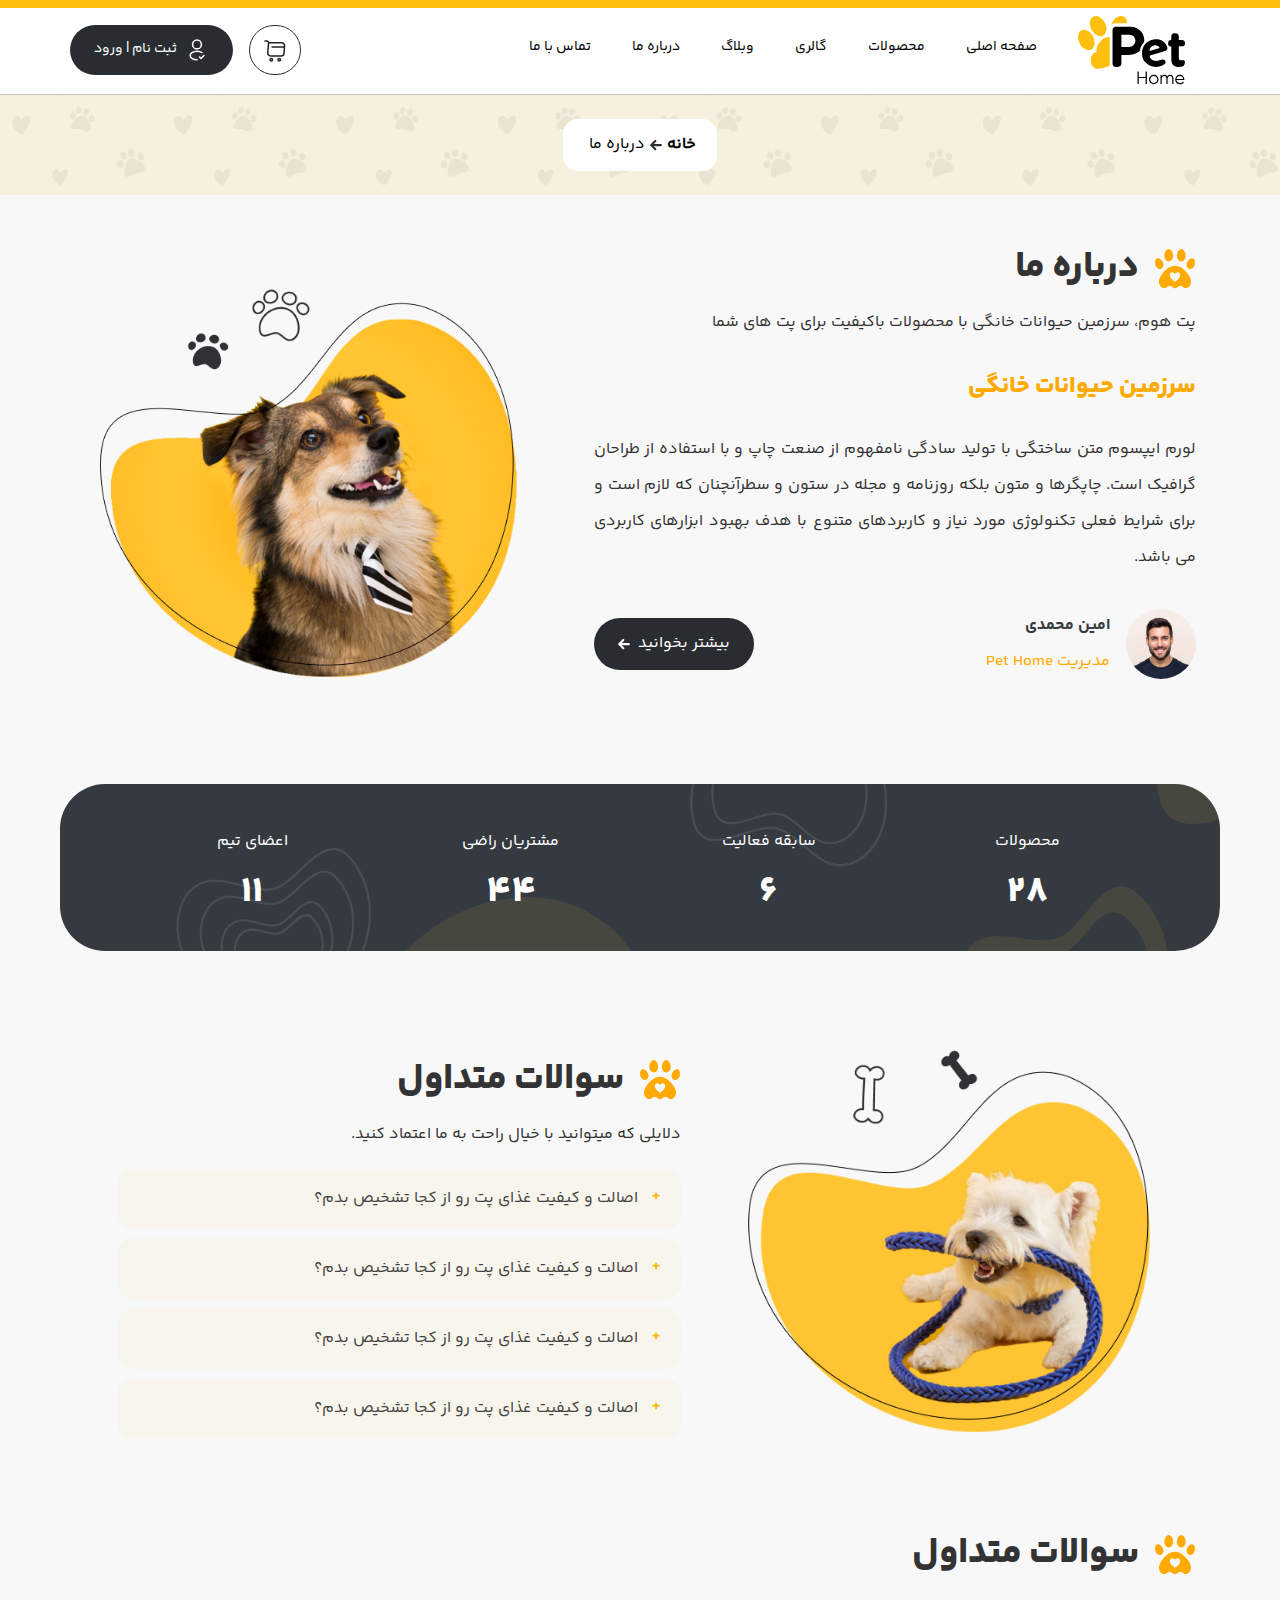
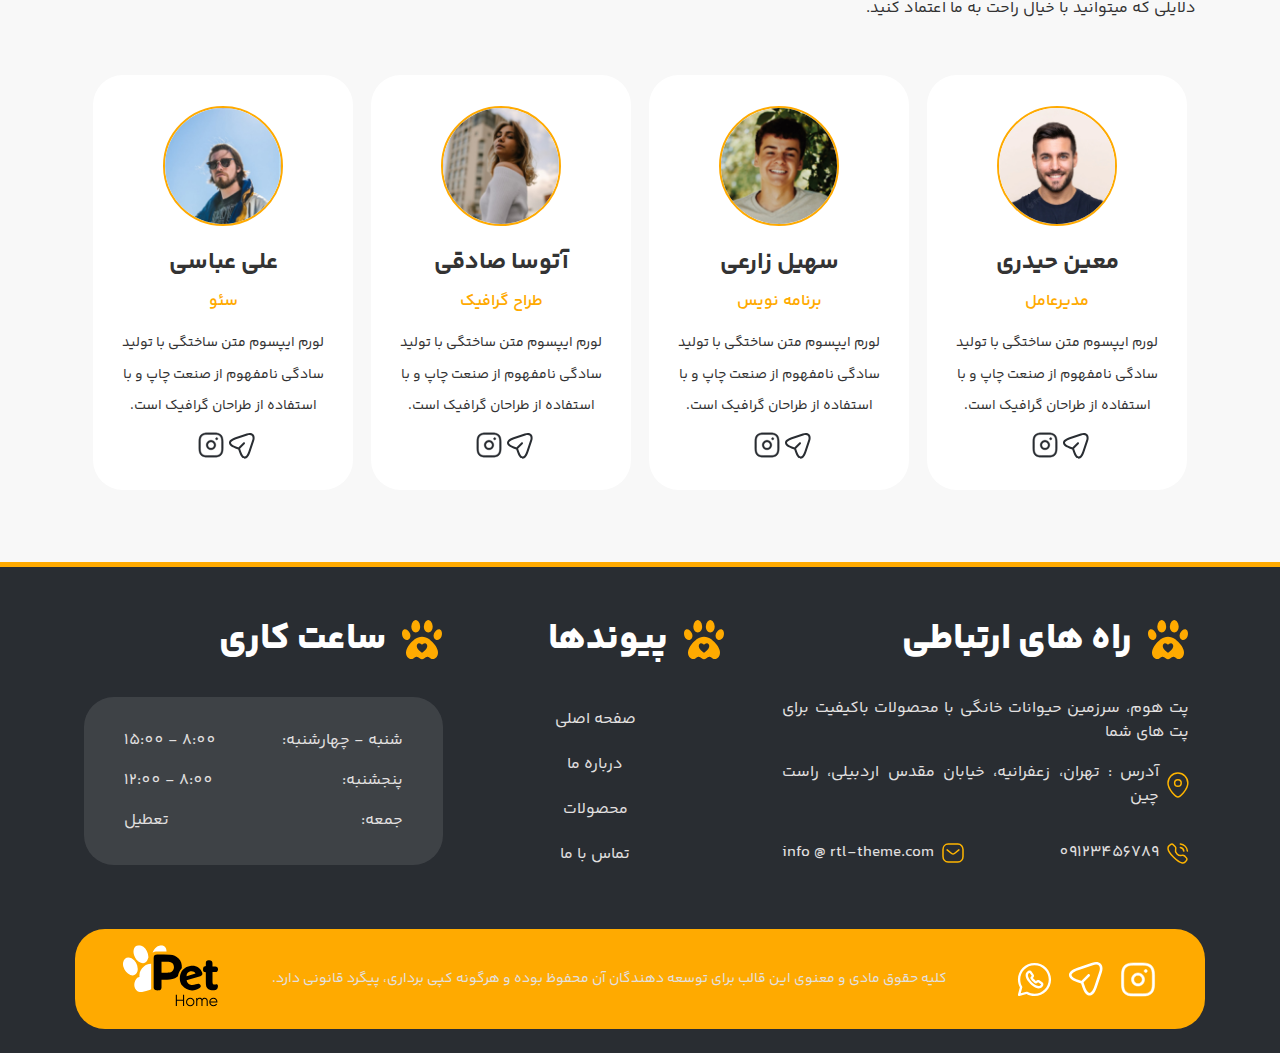
<file: about-us.html>
﻿<html dir="rtl" lang="fa-IR">

<!-- Mirrored from theme-code.ir/pet-home/about-us.html by HTTrack Website Copier/3.x [XR&CO'2014], Tue, 13 Jun 2023 16:56:58 GMT -->
<head>
    <title>صفحه درباره ما - دمو 1</title>
    <meta charset="UTF-8">
    <meta http-equiv="X-UA-Compatible" content="IE=edge">
    <meta name="viewport" content="width=device-width, initial-scale=1.0 , maximum-scale=1">
    <link href="Css/Main.css" rel="stylesheet" />
    <link href="Css/Menu.css" rel="stylesheet" />
    <link href="Css/Style.css" rel="stylesheet" />
    <link href="Css/owl.carousel.min.css" rel="stylesheet" />
    <link href="Css/owl.theme.min.css" rel="stylesheet" />
</head>

<body class="rtl">
    <div class="main_wrap">
    <div class="of-site-mask"></div>
    
    <div class="off-canvas-wrap ">
            <div class="close-off-canvas-wrap">
                <a href="#" id="of-close-off-canvas">
                    <svg class="mt-3" width="12" height="12" viewBox="0 0 22 22" fill="none" xmlns="http://www.w3.org/2000/svg">
                        <path d="M2 3L18.9706 19.9706" stroke="black" stroke-width="4" stroke-linecap="round"/>
                        <path d="M19.0874 2.47266L2.11684 19.4432" stroke="black" stroke-width="4" stroke-linecap="round"/>
                    </svg>
                </a>
        </div>

            <div class="off-canvas-inner">
                <div id="of-mobile-nav" class="mobile-menu-wrap">
                        <div class="d-block text-center my-3">
                            <a href="Index.html" class="current py-2">
                                <img src="Img/logo.svg" />
                            </a>
                        </div> 
                    <ul class="mobile-menu">
                        <li class="current-menu-item">
                            <a href="Index.html">صفحه اصلی</a>
                        </li>
                        <li class="current-menu-item">
                            <a href="shop.html">محصولات</a>
                        </li>
                        <li class="current-menu-item">
                            <a href="gallery.html">گالری</a>
                        </li>
                        <li class="current-menu-item">
                            <a href="blog.html">وبلاگ</a>
                        </li>
                        <li class="current-menu-item">
                            <a href="about-us.html">درباره ما</a>
                        </li>      
                        <li class="current-menu-item">
                            <a href="contact-us.html">تماس با ما</a>
                        </li>
                    </ul>
                </div>
            </div>
    </div>

    <header class="main_header wide_header">
            <div class="header_container">
                <div class="menu_wrapper menu_sticky header-btop">
                    <div class="container p_relative h86">

                        <div id="navigation" class="of-drop-down of-main-menu" role="navigation">
                            <ul class="menu">
                                <li>
                                    <a href="Index.html" class="current py-2">
                                        <img src="Img/logo.svg" />
                                    </a>
                                </li>

                                <li><a href="Index.html" target="_blank">صفحه اصلی</a></li>

                                <li><a href="shop.html" target="_blank">محصولات</a></li>

                                <li><a href="gallery.html" target="_blank">گالری</a></li>

                                <li><a href="blog.html" target="_blank">وبلاگ</a></li>
                        
                                <li><a href="about-us.html" target="_blank">درباره ما</a></li>

                                <li><a href="contact-us.html" target="_blank">تماس با ما</a></li>
                            </ul>
                        </div>

                        <div class="m_login d-flex">
                            <div class="shoping-cart radius30">
                                <a href="cart.html">
                                <svg width="24" height="24" viewBox="0 0 24 24" fill="none" xmlns="http://www.w3.org/2000/svg">
                                    <path d="M2 2H3.74001C4.82001 2 5.67 2.93 5.58 4L4.75 13.96C4.61 15.59 5.89999 16.99 7.53999 16.99H18.19C19.63 16.99 20.89 15.81 21 14.38L21.54 6.88C21.66 5.22 20.4 3.87 18.73 3.87H5.82001" stroke="#222221" stroke-width="1.5" stroke-miterlimit="10" stroke-linecap="round" stroke-linejoin="round"/>
                                    <path d="M16.25 22C16.9404 22 17.5 21.4404 17.5 20.75C17.5 20.0596 16.9404 19.5 16.25 19.5C15.5596 19.5 15 20.0596 15 20.75C15 21.4404 15.5596 22 16.25 22Z" stroke="#222221" stroke-width="1.5" stroke-miterlimit="10" stroke-linecap="round" stroke-linejoin="round"/>
                                    <path d="M8.25 22C8.94036 22 9.5 21.4404 9.5 20.75C9.5 20.0596 8.94036 19.5 8.25 19.5C7.55964 19.5 7 20.0596 7 20.75C7 21.4404 7.55964 22 8.25 22Z" stroke="#222221" stroke-width="1.5" stroke-miterlimit="10" stroke-linecap="round" stroke-linejoin="round"/>
                                    <path d="M9 8H21" stroke="#222221" stroke-width="1.5" stroke-miterlimit="10" stroke-linecap="round" stroke-linejoin="round"/>
                                </svg>
                            </a>                                                    
                            </div>
                            <div class="login px-4 py-2 radius55 d-flex align-items-center">
                                    <svg width="24" height="24" viewBox="0 0 24 24" fill="none" xmlns="http://www.w3.org/2000/svg">
                                        <path d="M14.4399 19.05L15.9599 20.57L18.9999 17.53" stroke="white" stroke-width="1.5" stroke-linecap="round" stroke-linejoin="round"/>
                                        <path d="M12.1601 10.87C12.0601 10.86 11.9401 10.86 11.8301 10.87C9.4501 10.79 7.5601 8.84 7.5601 6.44C7.5501 3.99 9.5401 2 11.9901 2C14.4401 2 16.4301 3.99 16.4301 6.44C16.4301 8.84 14.5301 10.79 12.1601 10.87Z" stroke="white" stroke-width="1.5" stroke-linecap="round" stroke-linejoin="round"/>
                                        <path d="M11.99 21.8099C10.17 21.8099 8.36004 21.3499 6.98004 20.4299C4.56004 18.8099 4.56004 16.1699 6.98004 14.5599C9.73004 12.7199 14.24 12.7199 16.99 14.5599" stroke="white" stroke-width="1.5" stroke-linecap="round" stroke-linejoin="round"/>
                                    </svg>    
                                    <a class="mr-2" href="login.html">ثبت نام | ورود</a>
                            </div>
                        </div>

                        <div class="is-show mobile-nav-button">
                            <a id="of-trigger" class="icon-wrap" href="#">
                                <svg width="35" height="35" viewBox="0 0 24 24" fill="none" xmlns="http://www.w3.org/2000/svg">
                                    <path d="M17.5401 8.81063C19.1748 8.81063 20.5001 7.48539 20.5001 5.85062C20.5001 4.21586 19.1748 2.89062 17.5401 2.89062C15.9053 2.89062 14.5801 4.21586 14.5801 5.85062C14.5801 7.48539 15.9053 8.81063 17.5401 8.81063Z" fill="#292D32"/>
                                    <path d="M6.46 8.81063C8.09476 8.81063 9.42 7.48539 9.42 5.85062C9.42 4.21586 8.09476 2.89062 6.46 2.89062C4.82524 2.89062 3.5 4.21586 3.5 5.85062C3.5 7.48539 4.82524 8.81063 6.46 8.81063Z" fill="#292D32"/>
                                    <path d="M17.5401 21.1095C19.1748 21.1095 20.5001 19.7842 20.5001 18.1495C20.5001 16.5147 19.1748 15.1895 17.5401 15.1895C15.9053 15.1895 14.5801 16.5147 14.5801 18.1495C14.5801 19.7842 15.9053 21.1095 17.5401 21.1095Z" fill="#292D32"/>
                                    <path d="M6.46 21.1095C8.09476 21.1095 9.42 19.7842 9.42 18.1495C9.42 16.5147 8.09476 15.1895 6.46 15.1895C4.82524 15.1895 3.5 16.5147 3.5 18.1495C3.5 19.7842 4.82524 21.1095 6.46 21.1095Z" fill="#292D32"/>
                                </svg>
                            </a>        
                        </div>

                        <div class="logo-mobile d-none">
                            <a href="Index.html" class="current py-2">
                                <img src="Img/logo.svg" />
                            </a>
                        </div> 

                    </div>
                </div>
            </div>
    </header>

    <div class="clearfix"></div>
    
    <section class="container-fluid bkg p-0">
            <div class="row">
                <div class="col-lg-12 p-0 mb-3">
                    <div class="bg-package d-flex align-items-center justify-content-center">
                        <div class="breadcrumb radius15">
                            <ul class="d-flex align-items-center">
                                <li><a href="#">خانه</a></li>
                                <svg width="12" height="11" viewBox="0 0 12 11" fill="none" xmlns="http://www.w3.org/2000/svg">
                                    <path d="M10.8019 6.17453H2.56566C2.00285 6.17453 1.53613 5.70782 1.53613 5.14501C1.53613 4.5822 2.00285 4.11548 2.56566 4.11548H10.8019C11.3647 4.11548 11.8314 4.5822 11.8314 5.14501C11.8314 5.70782 11.3647 6.17453 10.8019 6.17453Z" fill="#292D32"/>
                                    <path d="M5.31096 10.2918C5.05014 10.2918 4.78933 10.1958 4.58342 9.98985L0.465311 5.87174C0.067227 5.47366 0.067227 4.81476 0.465311 4.41667L4.58342 0.298563C4.98151 -0.099521 5.64041 -0.099521 6.03849 0.298563C6.43657 0.696647 6.43657 1.35554 6.03849 1.75363L2.64791 5.14421L6.03849 8.53479C6.43657 8.93287 6.43657 9.59177 6.03849 9.98985C5.83258 10.1958 5.57177 10.2918 5.31096 10.2918Z" fill="#292D32"/>
                                </svg>  
                                <li>
                                    <a href="#" class="current">درباره ما</a>
                                </li>
                            </ul>
                        </div>
                    </div>
                </div>
            </div>
    </section>
 
    <section class="container-fluid text-lg-right text-center my-4 mb-5">
            <div class="container">
                <div class="row">
                  <div class="col-lg-7 pl-lg-5">

                    <div class="d-flex align-items-center mb-1">
                        <svg width="41" height="41" viewBox="0 0 41 41" fill="none" xmlns="http://www.w3.org/2000/svg">
                            <path d="M26.2658 0.97876C28.7008 0.97876 30.6746 4.67863 30.6746 7.81348C30.6746 10.9483 28.7008 13.489 26.2658 13.489C23.8307 13.489 21.8569 10.9479 21.8569 7.81348C21.8569 4.6791 23.8307 0.97876 26.2658 0.97876Z" fill="#FFAA00"/>
                            <path d="M13.7387 0.97876C16.1737 0.97876 18.1475 4.67863 18.1475 7.81348C18.1475 10.9483 16.1737 13.489 13.7387 13.489C11.3036 13.489 9.32983 10.9479 9.32983 7.81348C9.32983 4.6791 11.3036 0.97876 13.7387 0.97876Z" fill="#FFAA00"/>
                            <path d="M0.534818 17.5109C-0.500563 14.9255 -0.0464077 11.2055 2.01777 10.3819C4.08194 9.55835 6.97583 11.9425 8.01027 14.5283C9.04471 17.1142 8.20934 19.8781 6.1447 20.7017C4.08005 21.5252 1.56879 20.0967 0.534818 17.5109Z" fill="#FFAA00"/>
                            <path d="M39.4698 17.5109C38.4344 20.0963 35.9241 21.5253 33.8599 20.7017C31.7957 19.8782 30.9604 17.1142 31.9943 14.5284C33.0283 11.9426 35.9227 9.55745 37.9868 10.3819C40.051 11.2064 40.5037 14.9251 39.4698 17.5109Z" fill="#FFAA00"/>
                            <path d="M35.776 31.7942C35.3054 29.679 34.1759 27.7667 32.9292 25.9965C30.0075 21.85 25.329 17.6627 20.0025 17.6627C14.698 17.6627 9.99787 21.8491 7.07574 25.9965C5.82905 27.7667 4.7019 29.6766 4.22892 31.7942C3.75593 33.9119 4.01478 36.2805 5.3283 37.9991C6.64182 39.7176 9.13097 40.5816 11.0756 39.649C12.2324 39.0953 13.169 37.9789 14.4448 37.8712C15.6167 37.773 16.6521 38.5608 17.6291 39.2198C18.335 39.696 19.1869 40.1294 20.0025 40.135C20.8181 40.1294 21.6694 39.696 22.3758 39.2198C23.3529 38.5617 24.3882 37.773 25.5601 37.8712C26.836 37.9789 27.7721 39.0934 28.9293 39.649C30.874 40.5816 33.3631 39.7214 34.6766 38.001C35.9902 36.2805 36.249 33.9123 35.776 31.7942ZM24.6424 29.2432C24.0414 30.3403 23.0931 31.3063 22.2921 32.0579C21.8629 32.4609 21.4108 32.8388 20.9381 33.1899H20.9353C20.6648 33.3882 20.338 33.4951 20.0025 33.4951C19.6669 33.4951 19.3402 33.3882 19.0697 33.1899H19.0669C18.5941 32.8388 18.142 32.4609 17.7129 32.0579C16.9128 31.3058 15.9635 30.3403 15.3626 29.2432C14.866 28.3374 14.6067 27.3423 14.8637 26.3053C15.1103 25.3116 15.8953 24.4387 16.8582 24.3169C17.9717 24.1759 19.2683 24.9586 20.0025 25.8573C20.7366 24.9586 22.0332 24.1764 23.1467 24.3174C24.1096 24.4392 24.8946 25.3121 25.1413 26.3058C25.3982 27.3423 25.1389 28.3374 24.6424 29.2432Z" fill="#FFAA00"/>
                        </svg>
                            <h2 class="mr-3">درباره ما</h2>
                    </div>   
                        <p class="mb-3">پت هوم،  سرزمین حیوانات خانگی با محصولات باکیفیت برای پت های شما</p>
                        <h3 class="mt-4 color-orange">سرزمین حیوانات خانگی</h3>
                        <p class="my-4 text-justify">
                            لورم ایپسوم متن ساختگی با تولید سادگی نامفهوم از صنعت چاپ و با استفاده از طراحان گرافیک است. چاپگرها و متون بلکه روزنامه و مجله در ستون و سطرآنچنان که لازم است و برای شرایط فعلی تکنولوژی مورد نیاز و کاربردهای متنوع با هدف بهبود ابزارهای کاربردی می باشد.
                        </p>

                        <div class="d-flex align-items-center justify-content-between mb-5 d-xs-block">
                            <div class="d-flex flex-row align-items-center">
                                <img src="Img/profile.jpg" class="img-fluid rounded-circle ml-3 pic55">
                                <div class="py-2">
                                <p class="text-dark bottom_p YekanBakhFaNum-Bold"> امین محمدی</p>
                                <span class="color-orange">مدیریت Pet Home</span>
                                </div>
                            </div>
                            <a class="d-flex align-items-center a-button radius55 py-2 px-4" href="#">
                                <span class="ml-2">بیشتر بخوانید</span>
                                <svg width="12" height="11" viewBox="0 0 12 11" fill="none" xmlns="http://www.w3.org/2000/svg">
                                    <path d="M10.8019 6.17453H2.56566C2.00285 6.17453 1.53613 5.70782 1.53613 5.14501C1.53613 4.5822 2.00285 4.11548 2.56566 4.11548H10.8019C11.3647 4.11548 11.8314 4.5822 11.8314 5.14501C11.8314 5.70782 11.3647 6.17453 10.8019 6.17453Z" fill="#fff"/>
                                    <path d="M5.31096 10.2918C5.05014 10.2918 4.78933 10.1958 4.58342 9.98985L0.465311 5.87174C0.067227 5.47366 0.067227 4.81476 0.465311 4.41667L4.58342 0.298563C4.98151 -0.099521 5.64041 -0.099521 6.03849 0.298563C6.43657 0.696647 6.43657 1.35554 6.03849 1.75363L2.64791 5.14421L6.03849 8.53479C6.43657 8.93287 6.43657 9.59177 6.03849 9.98985C5.83258 10.1958 5.57177 10.2918 5.31096 10.2918Z" fill="#fff"/>
                                </svg>
                            </a>
                        </div>
                    </div>
                    <div class="col-lg-5 d-flex align-items-center ">
                        <img src="Img/about-us.png" class="img-fluid wapp" />
                    </div>
                   </div>
            </div>
    </section>
    
    <section class="container-fluid text-white my-5 p-0">
        <div class="container bg-dark radius45 pt-4">
            <div class="row justify-content-center text-center px-md-5 py-3">

                <div class="col-md-3 col-6 mb-2">
                    <div class="col">
                        <div class="counter">
                            <p class="count-text ">محصولات</p>
                         <h2 class="timer count-title count-number" data-to="61" data-speed="1500"></h2>
                        </div>
                    </div>
                </div>

                <div class="col-md-3 col-6 mb-2">
                    <div class="col">
                        <div class="counter">
                            <p class="count-text ">سابقه فعالیت</p>
                         <h2 class="timer count-title count-number" data-to="12" data-speed="1500"></h2>
                        </div>
                    </div>

                </div>

                <div class="col-md-3 col-6 mb-2">
                    <div class="col">
                        <div class="counter">
                            <p class="count-text ">مشتریان راضی</p>
                            <span></span>
                         <h2 class="timer count-title count-number" data-to="95" data-speed="1500"></h2>
                        </div>
                    </div>
                </div>

                <div class="col-md-3 col-6 mb-2">
                    <div class="col">
                        <div class="counter">
                            <p class="count-text ">اعضای تیم</p>
                            <span></span>
                         <h2 class="timer count-title count-number" data-to="23" data-speed="1500"></h2>
                        </div>
                    </div>
                </div>

            </div>  
    </section>

    <section class="text-lg-right text-center my-4">
        <div class="container py-3 p-lg-5">
            <div class="row">

                <div class="col-lg-5 d-lg-block d-none">
                    <img src="Img/dog-b2.png" class="img-fluid wapp" />
                </div>

                <div class="col-lg-7 pr-lg-5">

                <div class="d-flex align-items-center mb-1">
                    <svg width="41" height="41" viewBox="0 0 41 41" fill="none" xmlns="http://www.w3.org/2000/svg">
                        <path d="M26.2658 0.97876C28.7008 0.97876 30.6746 4.67863 30.6746 7.81348C30.6746 10.9483 28.7008 13.489 26.2658 13.489C23.8307 13.489 21.8569 10.9479 21.8569 7.81348C21.8569 4.6791 23.8307 0.97876 26.2658 0.97876Z" fill="#FFAA00"/>
                        <path d="M13.7387 0.97876C16.1737 0.97876 18.1475 4.67863 18.1475 7.81348C18.1475 10.9483 16.1737 13.489 13.7387 13.489C11.3036 13.489 9.32983 10.9479 9.32983 7.81348C9.32983 4.6791 11.3036 0.97876 13.7387 0.97876Z" fill="#FFAA00"/>
                        <path d="M0.534818 17.5109C-0.500563 14.9255 -0.0464077 11.2055 2.01777 10.3819C4.08194 9.55835 6.97583 11.9425 8.01027 14.5283C9.04471 17.1142 8.20934 19.8781 6.1447 20.7017C4.08005 21.5252 1.56879 20.0967 0.534818 17.5109Z" fill="#FFAA00"/>
                        <path d="M39.4698 17.5109C38.4344 20.0963 35.9241 21.5253 33.8599 20.7017C31.7957 19.8782 30.9604 17.1142 31.9943 14.5284C33.0283 11.9426 35.9227 9.55745 37.9868 10.3819C40.051 11.2064 40.5037 14.9251 39.4698 17.5109Z" fill="#FFAA00"/>
                        <path d="M35.776 31.7942C35.3054 29.679 34.1759 27.7667 32.9292 25.9965C30.0075 21.85 25.329 17.6627 20.0025 17.6627C14.698 17.6627 9.99787 21.8491 7.07574 25.9965C5.82905 27.7667 4.7019 29.6766 4.22892 31.7942C3.75593 33.9119 4.01478 36.2805 5.3283 37.9991C6.64182 39.7176 9.13097 40.5816 11.0756 39.649C12.2324 39.0953 13.169 37.9789 14.4448 37.8712C15.6167 37.773 16.6521 38.5608 17.6291 39.2198C18.335 39.696 19.1869 40.1294 20.0025 40.135C20.8181 40.1294 21.6694 39.696 22.3758 39.2198C23.3529 38.5617 24.3882 37.773 25.5601 37.8712C26.836 37.9789 27.7721 39.0934 28.9293 39.649C30.874 40.5816 33.3631 39.7214 34.6766 38.001C35.9902 36.2805 36.249 33.9123 35.776 31.7942ZM24.6424 29.2432C24.0414 30.3403 23.0931 31.3063 22.2921 32.0579C21.8629 32.4609 21.4108 32.8388 20.9381 33.1899H20.9353C20.6648 33.3882 20.338 33.4951 20.0025 33.4951C19.6669 33.4951 19.3402 33.3882 19.0697 33.1899H19.0669C18.5941 32.8388 18.142 32.4609 17.7129 32.0579C16.9128 31.3058 15.9635 30.3403 15.3626 29.2432C14.866 28.3374 14.6067 27.3423 14.8637 26.3053C15.1103 25.3116 15.8953 24.4387 16.8582 24.3169C17.9717 24.1759 19.2683 24.9586 20.0025 25.8573C20.7366 24.9586 22.0332 24.1764 23.1467 24.3174C24.1096 24.4392 24.8946 25.3121 25.1413 26.3058C25.3982 27.3423 25.1389 28.3374 24.6424 29.2432Z" fill="#FFAA00"/>
                    </svg>
                    <h2 class="mr-3">سوالات متداول</h2>
                </div>  

                <p class="mb-3">
                    دلایلی که میتوانید با خیال راحت به ما اعتماد کنید.
                </p>

                <div id="cstm_collapsible" class="custon_shadw">
                        <button class="collapsible">اصالت و کیفیت غذای پت رو از کجا تشخیص بدم؟</button>
                        <div class="content" style="">
                            <p class="p-2">
                                لورم ایپسوم متن ساختگی با تولید سادگی نامفهوم از صنعت چاپ .
                            </p>
                        </div>

                        <button class="collapsible">اصالت و کیفیت غذای پت رو از کجا تشخیص بدم؟</button>
                        <div class="content">
                            <p class="p-2">
                                لورم ایپسوم متن ساختگی با تولید سادگی نامفهوم از صنعت چاپ .
                            </p>
                        </div>
                        <button class="collapsible">اصالت و کیفیت غذای پت رو از کجا تشخیص بدم؟</button>
                        <div class="content">
                            <p class="p-2">
                                لورم ایپسوم متن ساختگی با تولید سادگی نامفهوم از صنعت چاپ .
                            </p>
                        </div>
                        <button class="collapsible">اصالت و کیفیت غذای پت رو از کجا تشخیص بدم؟</button>
                        <div class="content">
                            <p class="p-2">
                                لورم ایپسوم متن ساختگی با تولید سادگی نامفهوم از صنعت چاپ .
                            </p>
                        </div>
                </div>

                </div>

            </div>
        </div>
    </section>

    <section class="container">
        <div class="row">
            <div class="col-lg-12">

                <div class="d-flex align-items-center mb-1">
                    <svg width="41" height="41" viewBox="0 0 41 41" fill="none" xmlns="http://www.w3.org/2000/svg">
                        <path d="M26.2658 0.97876C28.7008 0.97876 30.6746 4.67863 30.6746 7.81348C30.6746 10.9483 28.7008 13.489 26.2658 13.489C23.8307 13.489 21.8569 10.9479 21.8569 7.81348C21.8569 4.6791 23.8307 0.97876 26.2658 0.97876Z" fill="#FFAA00"/>
                        <path d="M13.7387 0.97876C16.1737 0.97876 18.1475 4.67863 18.1475 7.81348C18.1475 10.9483 16.1737 13.489 13.7387 13.489C11.3036 13.489 9.32983 10.9479 9.32983 7.81348C9.32983 4.6791 11.3036 0.97876 13.7387 0.97876Z" fill="#FFAA00"/>
                        <path d="M0.534818 17.5109C-0.500563 14.9255 -0.0464077 11.2055 2.01777 10.3819C4.08194 9.55835 6.97583 11.9425 8.01027 14.5283C9.04471 17.1142 8.20934 19.8781 6.1447 20.7017C4.08005 21.5252 1.56879 20.0967 0.534818 17.5109Z" fill="#FFAA00"/>
                        <path d="M39.4698 17.5109C38.4344 20.0963 35.9241 21.5253 33.8599 20.7017C31.7957 19.8782 30.9604 17.1142 31.9943 14.5284C33.0283 11.9426 35.9227 9.55745 37.9868 10.3819C40.051 11.2064 40.5037 14.9251 39.4698 17.5109Z" fill="#FFAA00"/>
                        <path d="M35.776 31.7942C35.3054 29.679 34.1759 27.7667 32.9292 25.9965C30.0075 21.85 25.329 17.6627 20.0025 17.6627C14.698 17.6627 9.99787 21.8491 7.07574 25.9965C5.82905 27.7667 4.7019 29.6766 4.22892 31.7942C3.75593 33.9119 4.01478 36.2805 5.3283 37.9991C6.64182 39.7176 9.13097 40.5816 11.0756 39.649C12.2324 39.0953 13.169 37.9789 14.4448 37.8712C15.6167 37.773 16.6521 38.5608 17.6291 39.2198C18.335 39.696 19.1869 40.1294 20.0025 40.135C20.8181 40.1294 21.6694 39.696 22.3758 39.2198C23.3529 38.5617 24.3882 37.773 25.5601 37.8712C26.836 37.9789 27.7721 39.0934 28.9293 39.649C30.874 40.5816 33.3631 39.7214 34.6766 38.001C35.9902 36.2805 36.249 33.9123 35.776 31.7942ZM24.6424 29.2432C24.0414 30.3403 23.0931 31.3063 22.2921 32.0579C21.8629 32.4609 21.4108 32.8388 20.9381 33.1899H20.9353C20.6648 33.3882 20.338 33.4951 20.0025 33.4951C19.6669 33.4951 19.3402 33.3882 19.0697 33.1899H19.0669C18.5941 32.8388 18.142 32.4609 17.7129 32.0579C16.9128 31.3058 15.9635 30.3403 15.3626 29.2432C14.866 28.3374 14.6067 27.3423 14.8637 26.3053C15.1103 25.3116 15.8953 24.4387 16.8582 24.3169C17.9717 24.1759 19.2683 24.9586 20.0025 25.8573C20.7366 24.9586 22.0332 24.1764 23.1467 24.3174C24.1096 24.4392 24.8946 25.3121 25.1413 26.3058C25.3982 27.3423 25.1389 28.3374 24.6424 29.2432Z" fill="#FFAA00"/>
                        </svg>
                        
                        <h2 class="mr-3">سوالات متداول</h2>    
                </div> 

                <p class="mb-3">
                    دلایلی که میتوانید با خیال راحت به ما اعتماد کنید.
                </p>

                <div class="row my-5">
                    <div class="col-lg-3 col-md-6 mb-4">
                        <div class="card profile p-3 overlyblog">
                            <img src="Img/profile.jpg">
                        <h3 class="YekanBakhFaNum-Bold">معین حیدری</h3>
                        <p class="YekanBakhFaNum-SemiBold color-orange">مدیرعامل</p>
                        <p class="my-2 fa14">لورم ایپسوم متن ساختگی با تولید سادگی نامفهوم از صنعت چاپ و با استفاده از طراحان گرافیک است. </p>
                        <ul>
                        <svg width="26" height="26" viewBox="0 0 33 33" fill="none" xmlns="http://www.w3.org/2000/svg">
                                <path d="M19.9851 32.533C17.9934 32.533 15.1745 31.132 12.9465 24.4309L11.7311 20.785L8.08521 19.5697C1.40099 17.3416 0 14.5228 0 12.531C0 10.5561 1.40099 7.72039 8.08521 5.47544L22.4158 0.698585C25.9942 -0.499848 28.9818 -0.145382 30.8217 1.67759C32.6615 3.50056 33.016 6.50508 31.8176 10.0835L27.0407 24.4141C24.7958 31.132 21.9769 32.533 19.9851 32.533ZM8.87854 7.88919C4.18608 9.45897 2.51502 11.3157 2.51502 12.531C2.51502 13.7463 4.18608 15.603 8.87854 17.1559L13.1321 18.5738C13.5035 18.692 13.8073 18.9958 13.9255 19.3671L15.3433 23.6207C16.8962 28.3132 18.7698 29.9842 19.9851 29.9842C21.2005 29.9842 23.0572 28.3132 24.627 23.6207L29.4038 9.29017C30.2647 6.69075 30.1128 4.56396 29.0156 3.4668C27.9184 2.36964 25.7916 2.23461 23.2091 3.09545L8.87854 7.88919Z" fill="#292D32"/>
                                <path d="M13.0484 20.3293C12.7276 20.3293 12.4069 20.2112 12.1537 19.958C11.6642 19.4685 11.6642 18.6583 12.1537 18.1688L18.1966 12.1091C18.6861 11.6196 19.4963 11.6196 19.9858 12.1091C20.4753 12.5986 20.4753 13.4088 19.9858 13.8983L13.943 19.958C13.7066 20.2112 13.3691 20.3293 13.0484 20.3293Z" fill="#292D32"/>
                        </svg>
                        <svg width="28" height="28" viewBox="0 0 38 37" fill="none" xmlns="http://www.w3.org/2000/svg">
                                <path d="M23.6403 35.073H14.3903C6.01905 35.073 2.44238 31.4963 2.44238 23.125V13.875C2.44238 5.50379 6.01905 1.92712 14.3903 1.92712H23.6403C32.0115 1.92712 35.5882 5.50379 35.5882 13.875V23.125C35.5882 31.4963 32.0115 35.073 23.6403 35.073ZM14.3903 4.23962C7.28322 4.23962 4.75488 6.76796 4.75488 13.875V23.125C4.75488 30.2321 7.28322 32.7605 14.3903 32.7605H23.6403C30.7474 32.7605 33.2757 30.2321 33.2757 23.125V13.875C33.2757 6.76796 30.7474 4.23962 23.6403 4.23962H14.3903Z" fill="#292D32" stroke="#292D32" stroke-width="0.5"/>
                                <path d="M19.0155 25.052C15.408 25.052 12.4634 22.1075 12.4634 18.5C12.4634 14.8925 15.408 11.9479 19.0155 11.9479C22.623 11.9479 25.5675 14.8925 25.5675 18.5C25.5675 22.1075 22.623 25.052 19.0155 25.052ZM19.0155 14.2604C16.6721 14.2604 14.7759 16.1566 14.7759 18.5C14.7759 20.8433 16.6721 22.7395 19.0155 22.7395C21.3588 22.7395 23.255 20.8433 23.255 18.5C23.255 16.1566 21.3588 14.2604 19.0155 14.2604Z" fill="#292D32" stroke="#292D32" stroke-width="0.5"/>
                                <path d="M26.7238 11.5625C26.5234 11.5625 26.323 11.5162 26.138 11.4391C25.953 11.3621 25.7834 11.2541 25.6292 11.1154C25.4905 10.9612 25.3671 10.7916 25.29 10.6066C25.213 10.4216 25.1821 10.2212 25.1821 10.0208C25.1821 9.82039 25.213 9.61997 25.29 9.43497C25.3825 9.23456 25.4905 9.08039 25.6292 8.92622C25.7063 8.86456 25.7834 8.78747 25.8605 8.74122C25.953 8.67956 26.0455 8.63331 26.138 8.60247C26.2305 8.55622 26.323 8.52539 26.4309 8.50997C26.9242 8.40206 27.4484 8.57164 27.8184 8.92622C27.9571 9.08039 28.065 9.23456 28.1421 9.43497C28.2192 9.61997 28.2655 9.82039 28.2655 10.0208C28.2655 10.2212 28.2192 10.4216 28.1421 10.6066C28.065 10.7916 27.9571 10.9612 27.8184 11.1154C27.6642 11.2541 27.4946 11.3621 27.3096 11.4391C27.1246 11.5162 26.9242 11.5625 26.7238 11.5625Z" fill="#292D32" stroke="#292D32" stroke-width="0.5"/>
                        </svg>
                        </ul>
                        </div>
                    </div>

                    <div class="col-lg-3 col-md-6 mb-4">
                        <div class="card profile p-3 overlyblog">
                            <img src="Img/profile-1.jpg">
                        <h3 class="YekanBakhFaNum-Bold">سهیل زارعی</h3>
                        <p class="YekanBakhFaNum-SemiBold color-orange">برنامه نویس</p>
                        <p class="my-2 fa14">لورم ایپسوم متن ساختگی با تولید سادگی نامفهوم از صنعت چاپ و با استفاده از طراحان گرافیک است. </p>
                        <ul>
                            <svg width="26" height="26" viewBox="0 0 33 33" fill="none" xmlns="http://www.w3.org/2000/svg">
                                <path d="M19.9851 32.533C17.9934 32.533 15.1745 31.132 12.9465 24.4309L11.7311 20.785L8.08521 19.5697C1.40099 17.3416 0 14.5228 0 12.531C0 10.5561 1.40099 7.72039 8.08521 5.47544L22.4158 0.698585C25.9942 -0.499848 28.9818 -0.145382 30.8217 1.67759C32.6615 3.50056 33.016 6.50508 31.8176 10.0835L27.0407 24.4141C24.7958 31.132 21.9769 32.533 19.9851 32.533ZM8.87854 7.88919C4.18608 9.45897 2.51502 11.3157 2.51502 12.531C2.51502 13.7463 4.18608 15.603 8.87854 17.1559L13.1321 18.5738C13.5035 18.692 13.8073 18.9958 13.9255 19.3671L15.3433 23.6207C16.8962 28.3132 18.7698 29.9842 19.9851 29.9842C21.2005 29.9842 23.0572 28.3132 24.627 23.6207L29.4038 9.29017C30.2647 6.69075 30.1128 4.56396 29.0156 3.4668C27.9184 2.36964 25.7916 2.23461 23.2091 3.09545L8.87854 7.88919Z" fill="#292D32"/>
                                <path d="M13.0484 20.3293C12.7276 20.3293 12.4069 20.2112 12.1537 19.958C11.6642 19.4685 11.6642 18.6583 12.1537 18.1688L18.1966 12.1091C18.6861 11.6196 19.4963 11.6196 19.9858 12.1091C20.4753 12.5986 20.4753 13.4088 19.9858 13.8983L13.943 19.958C13.7066 20.2112 13.3691 20.3293 13.0484 20.3293Z" fill="#292D32"/>
                            </svg>
                            <svg width="28" height="28" viewBox="0 0 38 37" fill="none" xmlns="http://www.w3.org/2000/svg">
                                <path d="M23.6403 35.073H14.3903C6.01905 35.073 2.44238 31.4963 2.44238 23.125V13.875C2.44238 5.50379 6.01905 1.92712 14.3903 1.92712H23.6403C32.0115 1.92712 35.5882 5.50379 35.5882 13.875V23.125C35.5882 31.4963 32.0115 35.073 23.6403 35.073ZM14.3903 4.23962C7.28322 4.23962 4.75488 6.76796 4.75488 13.875V23.125C4.75488 30.2321 7.28322 32.7605 14.3903 32.7605H23.6403C30.7474 32.7605 33.2757 30.2321 33.2757 23.125V13.875C33.2757 6.76796 30.7474 4.23962 23.6403 4.23962H14.3903Z" fill="#292D32" stroke="#292D32" stroke-width="0.5"/>
                                <path d="M19.0155 25.052C15.408 25.052 12.4634 22.1075 12.4634 18.5C12.4634 14.8925 15.408 11.9479 19.0155 11.9479C22.623 11.9479 25.5675 14.8925 25.5675 18.5C25.5675 22.1075 22.623 25.052 19.0155 25.052ZM19.0155 14.2604C16.6721 14.2604 14.7759 16.1566 14.7759 18.5C14.7759 20.8433 16.6721 22.7395 19.0155 22.7395C21.3588 22.7395 23.255 20.8433 23.255 18.5C23.255 16.1566 21.3588 14.2604 19.0155 14.2604Z" fill="#292D32" stroke="#292D32" stroke-width="0.5"/>
                                <path d="M26.7238 11.5625C26.5234 11.5625 26.323 11.5162 26.138 11.4391C25.953 11.3621 25.7834 11.2541 25.6292 11.1154C25.4905 10.9612 25.3671 10.7916 25.29 10.6066C25.213 10.4216 25.1821 10.2212 25.1821 10.0208C25.1821 9.82039 25.213 9.61997 25.29 9.43497C25.3825 9.23456 25.4905 9.08039 25.6292 8.92622C25.7063 8.86456 25.7834 8.78747 25.8605 8.74122C25.953 8.67956 26.0455 8.63331 26.138 8.60247C26.2305 8.55622 26.323 8.52539 26.4309 8.50997C26.9242 8.40206 27.4484 8.57164 27.8184 8.92622C27.9571 9.08039 28.065 9.23456 28.1421 9.43497C28.2192 9.61997 28.2655 9.82039 28.2655 10.0208C28.2655 10.2212 28.2192 10.4216 28.1421 10.6066C28.065 10.7916 27.9571 10.9612 27.8184 11.1154C27.6642 11.2541 27.4946 11.3621 27.3096 11.4391C27.1246 11.5162 26.9242 11.5625 26.7238 11.5625Z" fill="#292D32" stroke="#292D32" stroke-width="0.5"/>
                            </svg>          
                        </ul>
                        </div>
                    </div>

                    <div class="col-lg-3 col-md-6 mb-4">
                        <div class="card profile p-3 overlyblog">
                            <img src="Img/profile-2.jpg">
                        <h3 class="YekanBakhFaNum-Bold">آتوسا صادقی</h3>
                        <p class="YekanBakhFaNum-SemiBold color-orange">طراح گرافیک</p>
                        <p class="my-2 fa14">لورم ایپسوم متن ساختگی با تولید سادگی نامفهوم از صنعت چاپ و با استفاده از طراحان گرافیک است. </p>
                        <ul>
                            <svg width="26" height="26" viewBox="0 0 33 33" fill="none" xmlns="http://www.w3.org/2000/svg">
                                <path d="M19.9851 32.533C17.9934 32.533 15.1745 31.132 12.9465 24.4309L11.7311 20.785L8.08521 19.5697C1.40099 17.3416 0 14.5228 0 12.531C0 10.5561 1.40099 7.72039 8.08521 5.47544L22.4158 0.698585C25.9942 -0.499848 28.9818 -0.145382 30.8217 1.67759C32.6615 3.50056 33.016 6.50508 31.8176 10.0835L27.0407 24.4141C24.7958 31.132 21.9769 32.533 19.9851 32.533ZM8.87854 7.88919C4.18608 9.45897 2.51502 11.3157 2.51502 12.531C2.51502 13.7463 4.18608 15.603 8.87854 17.1559L13.1321 18.5738C13.5035 18.692 13.8073 18.9958 13.9255 19.3671L15.3433 23.6207C16.8962 28.3132 18.7698 29.9842 19.9851 29.9842C21.2005 29.9842 23.0572 28.3132 24.627 23.6207L29.4038 9.29017C30.2647 6.69075 30.1128 4.56396 29.0156 3.4668C27.9184 2.36964 25.7916 2.23461 23.2091 3.09545L8.87854 7.88919Z" fill="#292D32"/>
                                <path d="M13.0484 20.3293C12.7276 20.3293 12.4069 20.2112 12.1537 19.958C11.6642 19.4685 11.6642 18.6583 12.1537 18.1688L18.1966 12.1091C18.6861 11.6196 19.4963 11.6196 19.9858 12.1091C20.4753 12.5986 20.4753 13.4088 19.9858 13.8983L13.943 19.958C13.7066 20.2112 13.3691 20.3293 13.0484 20.3293Z" fill="#292D32"/>
                                </svg>
                            <svg width="28" height="28" viewBox="0 0 38 37" fill="none" xmlns="http://www.w3.org/2000/svg">
                                <path d="M23.6403 35.073H14.3903C6.01905 35.073 2.44238 31.4963 2.44238 23.125V13.875C2.44238 5.50379 6.01905 1.92712 14.3903 1.92712H23.6403C32.0115 1.92712 35.5882 5.50379 35.5882 13.875V23.125C35.5882 31.4963 32.0115 35.073 23.6403 35.073ZM14.3903 4.23962C7.28322 4.23962 4.75488 6.76796 4.75488 13.875V23.125C4.75488 30.2321 7.28322 32.7605 14.3903 32.7605H23.6403C30.7474 32.7605 33.2757 30.2321 33.2757 23.125V13.875C33.2757 6.76796 30.7474 4.23962 23.6403 4.23962H14.3903Z" fill="#292D32" stroke="#292D32" stroke-width="0.5"/>
                                <path d="M19.0155 25.052C15.408 25.052 12.4634 22.1075 12.4634 18.5C12.4634 14.8925 15.408 11.9479 19.0155 11.9479C22.623 11.9479 25.5675 14.8925 25.5675 18.5C25.5675 22.1075 22.623 25.052 19.0155 25.052ZM19.0155 14.2604C16.6721 14.2604 14.7759 16.1566 14.7759 18.5C14.7759 20.8433 16.6721 22.7395 19.0155 22.7395C21.3588 22.7395 23.255 20.8433 23.255 18.5C23.255 16.1566 21.3588 14.2604 19.0155 14.2604Z" fill="#292D32" stroke="#292D32" stroke-width="0.5"/>
                                <path d="M26.7238 11.5625C26.5234 11.5625 26.323 11.5162 26.138 11.4391C25.953 11.3621 25.7834 11.2541 25.6292 11.1154C25.4905 10.9612 25.3671 10.7916 25.29 10.6066C25.213 10.4216 25.1821 10.2212 25.1821 10.0208C25.1821 9.82039 25.213 9.61997 25.29 9.43497C25.3825 9.23456 25.4905 9.08039 25.6292 8.92622C25.7063 8.86456 25.7834 8.78747 25.8605 8.74122C25.953 8.67956 26.0455 8.63331 26.138 8.60247C26.2305 8.55622 26.323 8.52539 26.4309 8.50997C26.9242 8.40206 27.4484 8.57164 27.8184 8.92622C27.9571 9.08039 28.065 9.23456 28.1421 9.43497C28.2192 9.61997 28.2655 9.82039 28.2655 10.0208C28.2655 10.2212 28.2192 10.4216 28.1421 10.6066C28.065 10.7916 27.9571 10.9612 27.8184 11.1154C27.6642 11.2541 27.4946 11.3621 27.3096 11.4391C27.1246 11.5162 26.9242 11.5625 26.7238 11.5625Z" fill="#292D32" stroke="#292D32" stroke-width="0.5"/>
                            </svg>        
                        </ul>
                        </div>
                    </div>

                    <div class="col-lg-3 col-md-6 mb-4">
                        <div class="card profile p-3 overlyblog">
                            <img src="Img/profile-3.jpg">
                        <h3 class="YekanBakhFaNum-Bold">علی عباسی</h3>
                        <p class="YekanBakhFaNum-SemiBold color-orange">سئو</p>
                        <p class="my-2 fa14">لورم ایپسوم متن ساختگی با تولید سادگی نامفهوم از صنعت چاپ و با استفاده از طراحان گرافیک است. </p>
                        <ul>
                            <svg width="26" height="26" viewBox="0 0 33 33" fill="none" xmlns="http://www.w3.org/2000/svg">
                                <path d="M19.9851 32.533C17.9934 32.533 15.1745 31.132 12.9465 24.4309L11.7311 20.785L8.08521 19.5697C1.40099 17.3416 0 14.5228 0 12.531C0 10.5561 1.40099 7.72039 8.08521 5.47544L22.4158 0.698585C25.9942 -0.499848 28.9818 -0.145382 30.8217 1.67759C32.6615 3.50056 33.016 6.50508 31.8176 10.0835L27.0407 24.4141C24.7958 31.132 21.9769 32.533 19.9851 32.533ZM8.87854 7.88919C4.18608 9.45897 2.51502 11.3157 2.51502 12.531C2.51502 13.7463 4.18608 15.603 8.87854 17.1559L13.1321 18.5738C13.5035 18.692 13.8073 18.9958 13.9255 19.3671L15.3433 23.6207C16.8962 28.3132 18.7698 29.9842 19.9851 29.9842C21.2005 29.9842 23.0572 28.3132 24.627 23.6207L29.4038 9.29017C30.2647 6.69075 30.1128 4.56396 29.0156 3.4668C27.9184 2.36964 25.7916 2.23461 23.2091 3.09545L8.87854 7.88919Z" fill="#292D32"/>
                                <path d="M13.0484 20.3293C12.7276 20.3293 12.4069 20.2112 12.1537 19.958C11.6642 19.4685 11.6642 18.6583 12.1537 18.1688L18.1966 12.1091C18.6861 11.6196 19.4963 11.6196 19.9858 12.1091C20.4753 12.5986 20.4753 13.4088 19.9858 13.8983L13.943 19.958C13.7066 20.2112 13.3691 20.3293 13.0484 20.3293Z" fill="#292D32"/>
                                </svg>
                            <svg width="28" height="28" viewBox="0 0 38 37" fill="none" xmlns="http://www.w3.org/2000/svg">
                                <path d="M23.6403 35.073H14.3903C6.01905 35.073 2.44238 31.4963 2.44238 23.125V13.875C2.44238 5.50379 6.01905 1.92712 14.3903 1.92712H23.6403C32.0115 1.92712 35.5882 5.50379 35.5882 13.875V23.125C35.5882 31.4963 32.0115 35.073 23.6403 35.073ZM14.3903 4.23962C7.28322 4.23962 4.75488 6.76796 4.75488 13.875V23.125C4.75488 30.2321 7.28322 32.7605 14.3903 32.7605H23.6403C30.7474 32.7605 33.2757 30.2321 33.2757 23.125V13.875C33.2757 6.76796 30.7474 4.23962 23.6403 4.23962H14.3903Z" fill="#292D32" stroke="#292D32" stroke-width="0.5"/>
                                <path d="M19.0155 25.052C15.408 25.052 12.4634 22.1075 12.4634 18.5C12.4634 14.8925 15.408 11.9479 19.0155 11.9479C22.623 11.9479 25.5675 14.8925 25.5675 18.5C25.5675 22.1075 22.623 25.052 19.0155 25.052ZM19.0155 14.2604C16.6721 14.2604 14.7759 16.1566 14.7759 18.5C14.7759 20.8433 16.6721 22.7395 19.0155 22.7395C21.3588 22.7395 23.255 20.8433 23.255 18.5C23.255 16.1566 21.3588 14.2604 19.0155 14.2604Z" fill="#292D32" stroke="#292D32" stroke-width="0.5"/>
                                <path d="M26.7238 11.5625C26.5234 11.5625 26.323 11.5162 26.138 11.4391C25.953 11.3621 25.7834 11.2541 25.6292 11.1154C25.4905 10.9612 25.3671 10.7916 25.29 10.6066C25.213 10.4216 25.1821 10.2212 25.1821 10.0208C25.1821 9.82039 25.213 9.61997 25.29 9.43497C25.3825 9.23456 25.4905 9.08039 25.6292 8.92622C25.7063 8.86456 25.7834 8.78747 25.8605 8.74122C25.953 8.67956 26.0455 8.63331 26.138 8.60247C26.2305 8.55622 26.323 8.52539 26.4309 8.50997C26.9242 8.40206 27.4484 8.57164 27.8184 8.92622C27.9571 9.08039 28.065 9.23456 28.1421 9.43497C28.2192 9.61997 28.2655 9.82039 28.2655 10.0208C28.2655 10.2212 28.2192 10.4216 28.1421 10.6066C28.065 10.7916 27.9571 10.9612 27.8184 11.1154C27.6642 11.2541 27.4946 11.3621 27.3096 11.4391C27.1246 11.5162 26.9242 11.5625 26.7238 11.5625Z" fill="#292D32" stroke="#292D32" stroke-width="0.5"/>
                            </svg>                                  
                        </ul>
                        </div>
                    </div>
                </div>
    
            </div>
        </div>
    </section>
    
    <footer class="footer-parent pt-4 pb-4">
        <div class="container footer-wrap">
    
            <div class="row py-3">
    
            <div class="col-lg-5 col-md-6 col-sm-12 px-md-3 mb-4 pl-lg-5">
                <div class="d-flex align-items-center mb-4">
                    <svg width="41" height="41" viewBox="0 0 41 41" fill="none" xmlns="http://www.w3.org/2000/svg">
                        <path d="M26.2658 0.97876C28.7008 0.97876 30.6746 4.67863 30.6746 7.81348C30.6746 10.9483 28.7008 13.489 26.2658 13.489C23.8307 13.489 21.8569 10.9479 21.8569 7.81348C21.8569 4.6791 23.8307 0.97876 26.2658 0.97876Z" fill="#FFAA00"/>
                        <path d="M13.7387 0.97876C16.1737 0.97876 18.1475 4.67863 18.1475 7.81348C18.1475 10.9483 16.1737 13.489 13.7387 13.489C11.3036 13.489 9.32983 10.9479 9.32983 7.81348C9.32983 4.6791 11.3036 0.97876 13.7387 0.97876Z" fill="#FFAA00"/>
                        <path d="M0.534818 17.5109C-0.500563 14.9255 -0.0464077 11.2055 2.01777 10.3819C4.08194 9.55835 6.97583 11.9425 8.01027 14.5283C9.04471 17.1142 8.20934 19.8781 6.1447 20.7017C4.08005 21.5252 1.56879 20.0967 0.534818 17.5109Z" fill="#FFAA00"/>
                        <path d="M39.4698 17.5109C38.4344 20.0963 35.9241 21.5253 33.8599 20.7017C31.7957 19.8782 30.9604 17.1142 31.9943 14.5284C33.0283 11.9426 35.9227 9.55745 37.9868 10.3819C40.051 11.2064 40.5037 14.9251 39.4698 17.5109Z" fill="#FFAA00"/>
                        <path d="M35.776 31.7942C35.3054 29.679 34.1759 27.7667 32.9292 25.9965C30.0075 21.85 25.329 17.6627 20.0025 17.6627C14.698 17.6627 9.99787 21.8491 7.07574 25.9965C5.82905 27.7667 4.7019 29.6766 4.22892 31.7942C3.75593 33.9119 4.01478 36.2805 5.3283 37.9991C6.64182 39.7176 9.13097 40.5816 11.0756 39.649C12.2324 39.0953 13.169 37.9789 14.4448 37.8712C15.6167 37.773 16.6521 38.5608 17.6291 39.2198C18.335 39.696 19.1869 40.1294 20.0025 40.135C20.8181 40.1294 21.6694 39.696 22.3758 39.2198C23.3529 38.5617 24.3882 37.773 25.5601 37.8712C26.836 37.9789 27.7721 39.0934 28.9293 39.649C30.874 40.5816 33.3631 39.7214 34.6766 38.001C35.9902 36.2805 36.249 33.9123 35.776 31.7942ZM24.6424 29.2432C24.0414 30.3403 23.0931 31.3063 22.2921 32.0579C21.8629 32.4609 21.4108 32.8388 20.9381 33.1899H20.9353C20.6648 33.3882 20.338 33.4951 20.0025 33.4951C19.6669 33.4951 19.3402 33.3882 19.0697 33.1899H19.0669C18.5941 32.8388 18.142 32.4609 17.7129 32.0579C16.9128 31.3058 15.9635 30.3403 15.3626 29.2432C14.866 28.3374 14.6067 27.3423 14.8637 26.3053C15.1103 25.3116 15.8953 24.4387 16.8582 24.3169C17.9717 24.1759 19.2683 24.9586 20.0025 25.8573C20.7366 24.9586 22.0332 24.1764 23.1467 24.3174C24.1096 24.4392 24.8946 25.3121 25.1413 26.3058C25.3982 27.3423 25.1389 28.3374 24.6424 29.2432Z" fill="#FFAA00"/>
                        </svg>
                        
                        <h2 class="mr-3 color-white">راه های ارتباطی</h2>
                </div>
                    <div class="mb-2 text-right">
              
                        <p>پت هوم،  سرزمین حیوانات خانگی با محصولات باکیفیت برای پت های شما</p>
           
                   <div class="d-flex align-items-center my-3">
                    <svg width="22" height="26" viewBox="0 0 22 26" fill="none" xmlns="http://www.w3.org/2000/svg">
                        <path fill-rule="evenodd" clip-rule="evenodd" d="M14.3334 11.0006C14.3334 9.15894 12.8411 7.66663 11.0008 7.66663C9.15906 7.66663 7.66675 9.15894 7.66675 11.0006C7.66675 12.841 9.15906 14.3333 11.0008 14.3333C12.8411 14.3333 14.3334 12.841 14.3334 11.0006Z" stroke="#FFB500" stroke-width="1.5" stroke-linecap="round" stroke-linejoin="round"/>
                        <path fill-rule="evenodd" clip-rule="evenodd" d="M10.9993 25C9.40138 25 1 18.1978 1 11.0844C1 5.51552 5.47613 1 10.9993 1C16.5226 1 21 5.51552 21 11.0844C21 18.1978 12.5973 25 10.9993 25Z" stroke="#FFB500" stroke-width="1.5" stroke-linecap="round" stroke-linejoin="round"/>
                        </svg>   
                    <p class="mr-2">آدرس  : تهران، زعفرانیه، خیابان مقدس اردبیلی، راست چین</p>
                   </div>
    
                   <div class="d-flex justify-content-between">
                    <div class="d-flex align-items-center my-3">
                        <svg width="22" height="21" viewBox="0 0 22 21" fill="none" xmlns="http://www.w3.org/2000/svg">
                            <path d="M13.353 1C17.054 1.411 19.978 4.331 20.393 8.032" stroke="#FFB500" stroke-width="1.5" stroke-linecap="round" stroke-linejoin="round"/>
                            <path d="M13.353 4.54297C15.124 4.88697 16.508 6.27197 16.853 8.04297" stroke="#FFB500" stroke-width="1.5" stroke-linecap="round" stroke-linejoin="round"/>
                            <path fill-rule="evenodd" clip-rule="evenodd" d="M10.0315 10.9724C14.0205 14.9604 14.9254 10.3467 17.4653 12.8848C19.9138 15.3328 21.3222 15.8232 18.2188 18.9247C17.8302 19.237 15.3613 22.9943 6.68447 14.3197C-1.99341 5.644 1.76157 3.17244 2.07394 2.78395C5.18377 -0.326154 5.66682 1.08938 8.11539 3.53733C10.6541 6.0765 6.04254 6.98441 10.0315 10.9724Z" stroke="#FFB500" stroke-width="1.5" stroke-linecap="round" stroke-linejoin="round"/>
                            </svg>
                              
                        <p class="mr-2">09123456789</p>
                       </div>
                       <div class="d-flex align-items-center my-3">
                        <svg width="22" height="20" viewBox="0 0 22 20" fill="none" xmlns="http://www.w3.org/2000/svg">
                            <path d="M16.9026 6.8512L12.4593 10.4642C11.6198 11.1302 10.4387 11.1302 9.59919 10.4642L5.11841 6.8512" stroke="#FFB500" stroke-width="1.5" stroke-linecap="round" stroke-linejoin="round"/>
                            <path fill-rule="evenodd" clip-rule="evenodd" d="M15.9089 19C18.9502 19.0084 21 16.5095 21 13.4384V6.57001C21 3.49883 18.9502 1 15.9089 1H6.09114C3.04979 1 1 3.49883 1 6.57001V13.4384C1 16.5095 3.04979 19.0084 6.09114 19H15.9089Z" stroke="#FFB500" stroke-width="1.5" stroke-linecap="round" stroke-linejoin="round"/>
                            </svg>
                            
                              
                        <p class="mr-2">info @ rtl-theme.com</p>
                       </div>
                   </div>
    
    
    
                  
                    </div>
       
            </div>
    
            <div class="col-lg-3 col-md-6 col-sm-6 mb-4">
                <div class="d-flex align-items-center mb-4">
                    <svg width="41" height="41" viewBox="0 0 41 41" fill="none" xmlns="http://www.w3.org/2000/svg">
                        <path d="M26.2658 0.97876C28.7008 0.97876 30.6746 4.67863 30.6746 7.81348C30.6746 10.9483 28.7008 13.489 26.2658 13.489C23.8307 13.489 21.8569 10.9479 21.8569 7.81348C21.8569 4.6791 23.8307 0.97876 26.2658 0.97876Z" fill="#FFAA00"/>
                        <path d="M13.7387 0.97876C16.1737 0.97876 18.1475 4.67863 18.1475 7.81348C18.1475 10.9483 16.1737 13.489 13.7387 13.489C11.3036 13.489 9.32983 10.9479 9.32983 7.81348C9.32983 4.6791 11.3036 0.97876 13.7387 0.97876Z" fill="#FFAA00"/>
                        <path d="M0.534818 17.5109C-0.500563 14.9255 -0.0464077 11.2055 2.01777 10.3819C4.08194 9.55835 6.97583 11.9425 8.01027 14.5283C9.04471 17.1142 8.20934 19.8781 6.1447 20.7017C4.08005 21.5252 1.56879 20.0967 0.534818 17.5109Z" fill="#FFAA00"/>
                        <path d="M39.4698 17.5109C38.4344 20.0963 35.9241 21.5253 33.8599 20.7017C31.7957 19.8782 30.9604 17.1142 31.9943 14.5284C33.0283 11.9426 35.9227 9.55745 37.9868 10.3819C40.051 11.2064 40.5037 14.9251 39.4698 17.5109Z" fill="#FFAA00"/>
                        <path d="M35.776 31.7942C35.3054 29.679 34.1759 27.7667 32.9292 25.9965C30.0075 21.85 25.329 17.6627 20.0025 17.6627C14.698 17.6627 9.99787 21.8491 7.07574 25.9965C5.82905 27.7667 4.7019 29.6766 4.22892 31.7942C3.75593 33.9119 4.01478 36.2805 5.3283 37.9991C6.64182 39.7176 9.13097 40.5816 11.0756 39.649C12.2324 39.0953 13.169 37.9789 14.4448 37.8712C15.6167 37.773 16.6521 38.5608 17.6291 39.2198C18.335 39.696 19.1869 40.1294 20.0025 40.135C20.8181 40.1294 21.6694 39.696 22.3758 39.2198C23.3529 38.5617 24.3882 37.773 25.5601 37.8712C26.836 37.9789 27.7721 39.0934 28.9293 39.649C30.874 40.5816 33.3631 39.7214 34.6766 38.001C35.9902 36.2805 36.249 33.9123 35.776 31.7942ZM24.6424 29.2432C24.0414 30.3403 23.0931 31.3063 22.2921 32.0579C21.8629 32.4609 21.4108 32.8388 20.9381 33.1899H20.9353C20.6648 33.3882 20.338 33.4951 20.0025 33.4951C19.6669 33.4951 19.3402 33.3882 19.0697 33.1899H19.0669C18.5941 32.8388 18.142 32.4609 17.7129 32.0579C16.9128 31.3058 15.9635 30.3403 15.3626 29.2432C14.866 28.3374 14.6067 27.3423 14.8637 26.3053C15.1103 25.3116 15.8953 24.4387 16.8582 24.3169C17.9717 24.1759 19.2683 24.9586 20.0025 25.8573C20.7366 24.9586 22.0332 24.1764 23.1467 24.3174C24.1096 24.4392 24.8946 25.3121 25.1413 26.3058C25.3982 27.3423 25.1389 28.3374 24.6424 29.2432Z" fill="#FFAA00"/>
                        </svg>
                        
                        <h2 class="mr-3 color-white">پیوندها</h2>
                </div>
                <ul class="footer-category text-center">
                    <li>
                        <a href="Index.html">صفحه اصلی</a>
                    </li>
                    <li>
                        <a href="about-us.html">درباره ما</a>
                    </li>
                    <li>
                        <a href="shop.html">محصولات</a>
                    </li>
                    <li>
                        <a href="contact-us.html">تماس با ما</a>
                    </li>
    
                  
           
                </ul>
            </div>
    
            <div class="col-lg-4 col-md-6  col-sm-12 mb-4">
                    <div class="d-flex align-items-center mb-4">
                        <svg width="41" height="41" viewBox="0 0 41 41" fill="none" xmlns="http://www.w3.org/2000/svg">
                            <path d="M26.2658 0.97876C28.7008 0.97876 30.6746 4.67863 30.6746 7.81348C30.6746 10.9483 28.7008 13.489 26.2658 13.489C23.8307 13.489 21.8569 10.9479 21.8569 7.81348C21.8569 4.6791 23.8307 0.97876 26.2658 0.97876Z" fill="#FFAA00"/>
                            <path d="M13.7387 0.97876C16.1737 0.97876 18.1475 4.67863 18.1475 7.81348C18.1475 10.9483 16.1737 13.489 13.7387 13.489C11.3036 13.489 9.32983 10.9479 9.32983 7.81348C9.32983 4.6791 11.3036 0.97876 13.7387 0.97876Z" fill="#FFAA00"/>
                            <path d="M0.534818 17.5109C-0.500563 14.9255 -0.0464077 11.2055 2.01777 10.3819C4.08194 9.55835 6.97583 11.9425 8.01027 14.5283C9.04471 17.1142 8.20934 19.8781 6.1447 20.7017C4.08005 21.5252 1.56879 20.0967 0.534818 17.5109Z" fill="#FFAA00"/>
                            <path d="M39.4698 17.5109C38.4344 20.0963 35.9241 21.5253 33.8599 20.7017C31.7957 19.8782 30.9604 17.1142 31.9943 14.5284C33.0283 11.9426 35.9227 9.55745 37.9868 10.3819C40.051 11.2064 40.5037 14.9251 39.4698 17.5109Z" fill="#FFAA00"/>
                            <path d="M35.776 31.7942C35.3054 29.679 34.1759 27.7667 32.9292 25.9965C30.0075 21.85 25.329 17.6627 20.0025 17.6627C14.698 17.6627 9.99787 21.8491 7.07574 25.9965C5.82905 27.7667 4.7019 29.6766 4.22892 31.7942C3.75593 33.9119 4.01478 36.2805 5.3283 37.9991C6.64182 39.7176 9.13097 40.5816 11.0756 39.649C12.2324 39.0953 13.169 37.9789 14.4448 37.8712C15.6167 37.773 16.6521 38.5608 17.6291 39.2198C18.335 39.696 19.1869 40.1294 20.0025 40.135C20.8181 40.1294 21.6694 39.696 22.3758 39.2198C23.3529 38.5617 24.3882 37.773 25.5601 37.8712C26.836 37.9789 27.7721 39.0934 28.9293 39.649C30.874 40.5816 33.3631 39.7214 34.6766 38.001C35.9902 36.2805 36.249 33.9123 35.776 31.7942ZM24.6424 29.2432C24.0414 30.3403 23.0931 31.3063 22.2921 32.0579C21.8629 32.4609 21.4108 32.8388 20.9381 33.1899H20.9353C20.6648 33.3882 20.338 33.4951 20.0025 33.4951C19.6669 33.4951 19.3402 33.3882 19.0697 33.1899H19.0669C18.5941 32.8388 18.142 32.4609 17.7129 32.0579C16.9128 31.3058 15.9635 30.3403 15.3626 29.2432C14.866 28.3374 14.6067 27.3423 14.8637 26.3053C15.1103 25.3116 15.8953 24.4387 16.8582 24.3169C17.9717 24.1759 19.2683 24.9586 20.0025 25.8573C20.7366 24.9586 22.0332 24.1764 23.1467 24.3174C24.1096 24.4392 24.8946 25.3121 25.1413 26.3058C25.3982 27.3423 25.1389 28.3374 24.6424 29.2432Z" fill="#FFAA00"/>
                            </svg>
                            
                            <h2 class="mr-3 color-white">ساعت کاری</h2>
                    </div>
                    <div class=" mb-2 text-right">
                   
                        <div class="bg-clock p-4 radius30">
                            <div class="clock-pet px-3 py-2">
                                <p>شنبه - چهارشنبه:</p>
                                <p>8:00 - 15:00</p>
                            </div>
                        
                            <div class="clock-pet px-3 py-2">
                                <p>پنجشنبه:</p>
                                <p>8:00 - 12:00</p>
                            </div>
             
                            <div class="clock-pet px-3 py-2">
                                <p>جمعه:</p>
                                <p>تعطیل</p>
                            </div>
                 
                        </div>
    
                    </div>
            </div>
    
    
            </div>
    
    
            <div class="d-flex align-items-center justify-content-between copyright py-3 px-5 radius30">
    
    
                <div class="media-icone d-flex align-items-center">
                    <svg width="38" height="37" viewBox="0 0 38 37" fill="none" xmlns="http://www.w3.org/2000/svg">
                        <path d="M23.6403 35.073H14.3903C6.01905 35.073 2.44238 31.4963 2.44238 23.125V13.875C2.44238 5.50379 6.01905 1.92712 14.3903 1.92712H23.6403C32.0115 1.92712 35.5882 5.50379 35.5882 13.875V23.125C35.5882 31.4963 32.0115 35.073 23.6403 35.073ZM14.3903 4.23962C7.28322 4.23962 4.75488 6.76796 4.75488 13.875V23.125C4.75488 30.2321 7.28322 32.7605 14.3903 32.7605H23.6403C30.7474 32.7605 33.2757 30.2321 33.2757 23.125V13.875C33.2757 6.76796 30.7474 4.23962 23.6403 4.23962H14.3903Z" fill="white" stroke="white" stroke-width="0.5"/>
                        <path d="M19.0155 25.052C15.408 25.052 12.4634 22.1075 12.4634 18.5C12.4634 14.8925 15.408 11.9479 19.0155 11.9479C22.623 11.9479 25.5675 14.8925 25.5675 18.5C25.5675 22.1075 22.623 25.052 19.0155 25.052ZM19.0155 14.2604C16.6721 14.2604 14.7759 16.1566 14.7759 18.5C14.7759 20.8433 16.6721 22.7395 19.0155 22.7395C21.3588 22.7395 23.255 20.8433 23.255 18.5C23.255 16.1566 21.3588 14.2604 19.0155 14.2604Z" fill="white" stroke="white" stroke-width="0.5"/>
                        <path d="M26.7238 11.5625C26.5234 11.5625 26.323 11.5162 26.138 11.4391C25.953 11.3621 25.7834 11.2541 25.6292 11.1154C25.4905 10.9612 25.3671 10.7916 25.29 10.6066C25.213 10.4216 25.1821 10.2212 25.1821 10.0208C25.1821 9.82039 25.213 9.61997 25.29 9.43497C25.3825 9.23456 25.4905 9.08039 25.6292 8.92622C25.7063 8.86456 25.7834 8.78747 25.8605 8.74122C25.953 8.67956 26.0455 8.63331 26.138 8.60247C26.2305 8.55622 26.323 8.52539 26.4309 8.50997C26.9242 8.40206 27.4484 8.57164 27.8184 8.92622C27.9571 9.08039 28.065 9.23456 28.1421 9.43497C28.2192 9.61997 28.2655 9.82039 28.2655 10.0208C28.2655 10.2212 28.2192 10.4216 28.1421 10.6066C28.065 10.7916 27.9571 10.9612 27.8184 11.1154C27.6642 11.2541 27.4946 11.3621 27.3096 11.4391C27.1246 11.5162 26.9242 11.5625 26.7238 11.5625Z" fill="white" stroke="white" stroke-width="0.5"/>
                    </svg>
                    <svg width="34" height="34" viewBox="0 0 33 33" fill="none" xmlns="http://www.w3.org/2000/svg">
                            <path d="M19.9851 32.533C17.9934 32.533 15.1745 31.132 12.9465 24.4309L11.7311 20.785L8.08521 19.5697C1.40099 17.3416 0 14.5228 0 12.531C0 10.5561 1.40099 7.72039 8.08521 5.47544L22.4158 0.698585C25.9942 -0.499848 28.9818 -0.145382 30.8217 1.67759C32.6615 3.50056 33.016 6.50508 31.8176 10.0835L27.0407 24.4141C24.7958 31.132 21.9769 32.533 19.9851 32.533ZM8.87854 7.88919C4.18608 9.45897 2.51502 11.3157 2.51502 12.531C2.51502 13.7463 4.18608 15.603 8.87854 17.1559L13.1321 18.5738C13.5035 18.692 13.8073 18.9958 13.9255 19.3671L15.3433 23.6207C16.8962 28.3132 18.7698 29.9842 19.9851 29.9842C21.2005 29.9842 23.0572 28.3132 24.627 23.6207L29.4038 9.29017C30.2647 6.69075 30.1128 4.56396 29.0156 3.4668C27.9184 2.36964 25.7916 2.23461 23.2091 3.09545L8.87854 7.88919Z" fill="white"/>
                            <path d="M13.0484 20.3293C12.7276 20.3293 12.4069 20.2112 12.1537 19.958C11.6642 19.4685 11.6642 18.6583 12.1537 18.1688L18.1966 12.1091C18.6861 11.6196 19.4963 11.6196 19.9858 12.1091C20.4753 12.5986 20.4753 13.4088 19.9858 13.8983L13.943 19.958C13.7066 20.2112 13.3691 20.3293 13.0484 20.3293Z" fill="white"/>
                    </svg>
                    <svg width="37" height="37" viewBox="0 0 24 24" fill="none" xmlns="http://www.w3.org/2000/svg">
                                <path d="M2.00014 22.7502C1.80014 22.7502 1.61011 22.6702 1.47011 22.5302C1.28011 22.3402 1.20016 22.0602 1.27016 21.8002L2.53017 17.0902C1.69017 15.5302 1.25014 13.7702 1.25014 11.9902C1.25014 6.06023 6.07014 1.24023 12.0001 1.24023C17.9301 1.24023 22.7501 6.06023 22.7501 11.9902C22.7501 17.9202 17.9301 22.7402 12.0001 22.7402C10.1901 22.7402 8.42017 22.2902 6.84017 21.4302L2.20015 22.7202C2.13015 22.7402 2.07014 22.7502 2.00014 22.7502ZM6.94014 19.8802C7.07014 19.8802 7.20015 19.9203 7.32015 19.9803C8.73015 20.8103 10.3501 21.2502 12.0001 21.2502C17.1001 21.2502 21.2501 17.1002 21.2501 12.0002C21.2501 6.90024 17.1001 2.75024 12.0001 2.75024C6.90014 2.75024 2.75014 6.90024 2.75014 12.0002C2.75014 13.6302 3.18013 15.2202 3.99013 16.6202C4.09013 16.7902 4.12015 17.0002 4.07015 17.1902L3.07015 20.9302L6.75014 19.9102C6.81014 19.8902 6.88014 19.8802 6.94014 19.8802Z" fill="white"/>
                                <path d="M14.7402 17.7603C14.1202 17.7603 13.4802 17.6203 12.8102 17.3303C12.1802 17.0603 11.5502 16.7003 10.9402 16.2503C10.3402 15.8103 9.75027 15.3103 9.21027 14.7703C8.67027 14.2203 8.17022 13.6403 7.73022 13.0403C7.28022 12.4103 6.92022 11.7903 6.66022 11.1803C6.38022 10.5203 6.24023 9.87029 6.24023 9.25029C6.24023 8.81029 6.32021 8.39029 6.47021 8.00029C6.63021 7.59029 6.89022 7.22028 7.23022 6.90028C7.87022 6.27028 8.79026 6.0403 9.52026 6.3903C9.77026 6.5003 9.98026 6.6803 10.1403 6.9203L11.3002 8.55027C11.4202 8.71027 11.5103 8.88027 11.5803 9.05027C11.6603 9.25027 11.7103 9.4503 11.7103 9.6403C11.7103 9.9003 11.6402 10.1603 11.5002 10.3903C11.4102 10.5403 11.2802 10.7203 11.1102 10.8903L10.9802 11.0303C11.0402 11.1103 11.1102 11.2103 11.2202 11.3303C11.4302 11.5703 11.6602 11.8303 11.9102 12.0803C12.1602 12.3203 12.4102 12.5603 12.6602 12.7703C12.7802 12.8703 12.8803 12.9503 12.9603 13.0003L13.1002 12.8603C13.2802 12.6803 13.4603 12.5403 13.6403 12.4503C13.9703 12.2403 14.4802 12.1903 14.9302 12.3803C15.0902 12.4403 15.2502 12.5303 15.4202 12.6503L17.0903 13.8303C17.3203 13.9903 17.5002 14.2103 17.6202 14.4603C17.7202 14.7103 17.7603 14.9303 17.7603 15.1603C17.7603 15.4603 17.6902 15.7503 17.5602 16.0303C17.4302 16.2903 17.2802 16.5203 17.1002 16.7303C16.7802 17.0803 16.4103 17.3403 16.0103 17.5103C15.6103 17.6803 15.1802 17.7603 14.7402 17.7603ZM8.79022 7.74028C8.73022 7.74028 8.53027 7.74028 8.28027 7.99028C8.09027 8.17028 7.96024 8.36029 7.87024 8.57029C7.78024 8.78029 7.74023 9.0203 7.74023 9.2603C7.74023 9.6803 7.84022 10.1303 8.04022 10.6103C8.25022 11.1103 8.56025 11.6403 8.94025 12.1703C9.33025 12.7003 9.77025 13.2303 10.2603 13.7203C10.7503 14.2003 11.2702 14.6503 11.8102 15.0503C12.3302 15.4303 12.8603 15.7303 13.3903 15.9603C14.1503 16.2903 14.8502 16.3703 15.4202 16.1303C15.6202 16.0503 15.8002 15.9103 15.9802 15.7303C16.0702 15.6303 16.1403 15.5303 16.2003 15.4003C16.2303 15.3303 16.2502 15.2503 16.2502 15.1803C16.2502 15.1603 16.2502 15.1303 16.2202 15.0703L14.5502 13.9103C14.4802 13.8603 14.4102 13.8203 14.3502 13.8003C14.3102 13.8203 14.2503 13.8503 14.1403 13.9603L13.7603 14.3403C13.4703 14.6303 13.0103 14.7103 12.6403 14.5803L12.4603 14.5003C12.2303 14.3803 11.9702 14.2003 11.6802 13.9503C11.4002 13.7103 11.1303 13.4603 10.8403 13.1803C10.5603 12.8903 10.3103 12.6203 10.0703 12.3403C9.81025 12.0303 9.63025 11.7803 9.51025 11.5703L9.40027 11.3103C9.37027 11.2103 9.36023 11.1003 9.36023 11.0003C9.36023 10.7203 9.46027 10.4703 9.65027 10.2703L10.0303 9.88029C10.1403 9.77029 10.1803 9.7103 10.2003 9.6703C10.1703 9.6003 10.1303 9.54029 10.0803 9.47029L8.91022 7.82029L8.79022 7.74028Z" fill="white"/>
                    </svg>
                                
                               
                        
                 
                     
                            
                </div>
        
                <div class="">
                    <p class="text-center fa14">کلیه حقوق مادی و معنوی این قالب برای توسعه دهندگان آن محفوظ بوده و هرگونه کپی برداری، پیگرد قانونی دارد.</p>
                </div>
        
                <div class="text-left logo-footer">
                     <img src="Img/footer-logo.svg" alt="">
                </div>
        
        
                </div>
    
        </div>
    
    </footer>
  
    </div>

    <script src="Js/jquery.min.js"></script>
    <script src="Js/bootstrap.min.js"></script>
    <script src="Js/my-script.js"></script>
    <script src="Js/custom.js"></script>

</body>

<!-- Mirrored from theme-code.ir/pet-home/about-us.html by HTTrack Website Copier/3.x [XR&CO'2014], Tue, 13 Jun 2023 16:56:59 GMT -->
</html>
</file>
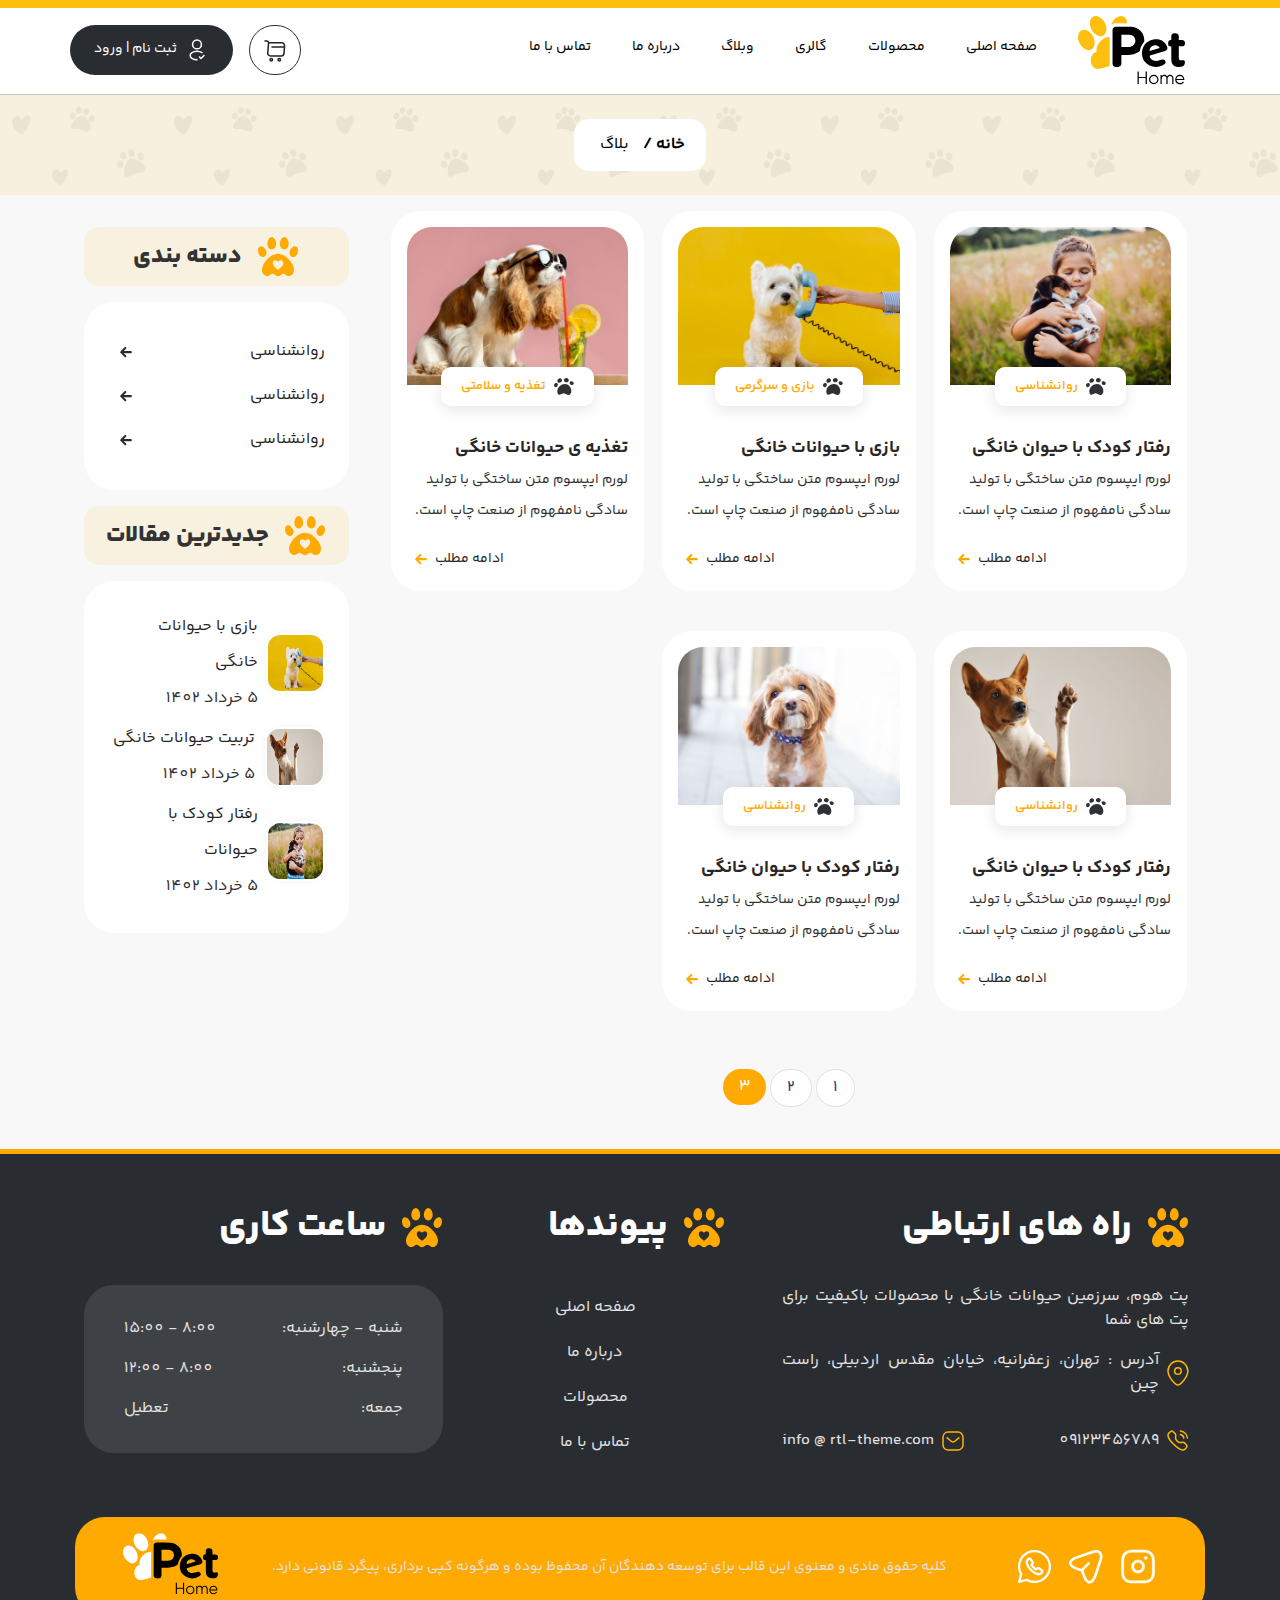
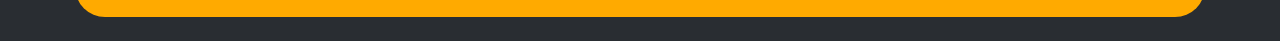
<file: blog.html>
﻿<html dir="rtl" lang="fa-IR">

<!-- Mirrored from theme-code.ir/pet-home/blog.html by HTTrack Website Copier/3.x [XR&CO'2014], Tue, 13 Jun 2023 16:56:58 GMT -->
<head>
    <title>صفحه وبلاگ - دمو 1</title>
    <meta charset="UTF-8">
    <meta http-equiv="X-UA-Compatible" content="IE=edge">
    <meta name="viewport" content="width=device-width, initial-scale=1.0 , maximum-scale=1">
    <link href="Css/Main.css" rel="stylesheet" />
    <link href="Css/Menu.css" rel="stylesheet" />
    <link href="Css/Style.css" rel="stylesheet" />
    <link href="Css/owl.carousel.min.css" rel="stylesheet" />
    <link href="Css/owl.theme.min.css" rel="stylesheet" />
</head>

<body class="rtl">
    <div class="main_wrap">
        <div class="of-site-mask"></div>
    
        <div class="off-canvas-wrap ">
            <div class="close-off-canvas-wrap">
                <a href="#" id="of-close-off-canvas">
                    <svg class="mt-3" width="12" height="12" viewBox="0 0 22 22" fill="none" xmlns="http://www.w3.org/2000/svg">
                        <path d="M2 3L18.9706 19.9706" stroke="black" stroke-width="4" stroke-linecap="round"/>
                        <path d="M19.0874 2.47266L2.11684 19.4432" stroke="black" stroke-width="4" stroke-linecap="round"/>
                    </svg>
                </a>
        </div>

            <div class="off-canvas-inner">
                <div id="of-mobile-nav" class="mobile-menu-wrap">
                        <div class="d-block text-center my-3">
                            <a href="Index.html" class="current py-2">
                                <img src="Img/logo.svg" />
                            </a>
                        </div> 
                    <ul class="mobile-menu">
                        <li class="current-menu-item">
                            <a href="Index.html">صفحه اصلی</a>
                        </li>
                        <li class="current-menu-item">
                            <a href="shop.html">محصولات</a>
                        </li>
                        <li class="current-menu-item">
                            <a href="gallery.html">گالری</a>
                        </li>
                        <li class="current-menu-item">
                            <a href="blog.html">وبلاگ</a>
                        </li>
                        <li class="current-menu-item">
                            <a href="about-us.html">درباره ما</a>
                        </li>      
                        <li class="current-menu-item">
                            <a href="contact-us.html">تماس با ما</a>
                        </li>
                    </ul>
                </div>
            </div>
        </div>

        <header class="main_header wide_header">
            <div class="header_container">
                <div class="menu_wrapper menu_sticky header-btop">
                    <div class="container p_relative h86">

                        <div id="navigation" class="of-drop-down of-main-menu" role="navigation">
                            <ul class="menu">
                                <li>
                                    <a href="Index.html" class="current py-2">
                                        <img src="Img/logo.svg" />
                                    </a>
                                </li>
                                <li><a href="Index.html" target="_blank">صفحه اصلی</a></li>

                                <li><a href="shop.html" target="_blank">محصولات</a></li>

                                <li><a href="gallery.html" target="_blank">گالری</a></li>

                                <li><a href="blog.html" target="_blank">وبلاگ</a></li>
                        
                                <li><a href="about-us.html" target="_blank">درباره ما</a></li>
                                <li><a href="contact-us.html" target="_blank">تماس با ما</a></li>
                            </ul>
                        </div>

                        <div class="m_login d-flex">
                            <div class="shoping-cart radius30">
                                <a href="cart.html">
                                <svg width="24" height="24" viewBox="0 0 24 24" fill="none" xmlns="http://www.w3.org/2000/svg">
                                    <path d="M2 2H3.74001C4.82001 2 5.67 2.93 5.58 4L4.75 13.96C4.61 15.59 5.89999 16.99 7.53999 16.99H18.19C19.63 16.99 20.89 15.81 21 14.38L21.54 6.88C21.66 5.22 20.4 3.87 18.73 3.87H5.82001" stroke="#222221" stroke-width="1.5" stroke-miterlimit="10" stroke-linecap="round" stroke-linejoin="round"/>
                                    <path d="M16.25 22C16.9404 22 17.5 21.4404 17.5 20.75C17.5 20.0596 16.9404 19.5 16.25 19.5C15.5596 19.5 15 20.0596 15 20.75C15 21.4404 15.5596 22 16.25 22Z" stroke="#222221" stroke-width="1.5" stroke-miterlimit="10" stroke-linecap="round" stroke-linejoin="round"/>
                                    <path d="M8.25 22C8.94036 22 9.5 21.4404 9.5 20.75C9.5 20.0596 8.94036 19.5 8.25 19.5C7.55964 19.5 7 20.0596 7 20.75C7 21.4404 7.55964 22 8.25 22Z" stroke="#222221" stroke-width="1.5" stroke-miterlimit="10" stroke-linecap="round" stroke-linejoin="round"/>
                                    <path d="M9 8H21" stroke="#222221" stroke-width="1.5" stroke-miterlimit="10" stroke-linecap="round" stroke-linejoin="round"/>
                                </svg> 
                            </a>                                                   
                           </div>
                                <div class="login px-4 py-2 radius55 d-flex align-items-center">
                                    
                                    <svg width="24" height="24" viewBox="0 0 24 24" fill="none" xmlns="http://www.w3.org/2000/svg">
                                        <path d="M14.4399 19.05L15.9599 20.57L18.9999 17.53" stroke="white" stroke-width="1.5" stroke-linecap="round" stroke-linejoin="round"/>
                                        <path d="M12.1601 10.87C12.0601 10.86 11.9401 10.86 11.8301 10.87C9.4501 10.79 7.5601 8.84 7.5601 6.44C7.5501 3.99 9.5401 2 11.9901 2C14.4401 2 16.4301 3.99 16.4301 6.44C16.4301 8.84 14.5301 10.79 12.1601 10.87Z" stroke="white" stroke-width="1.5" stroke-linecap="round" stroke-linejoin="round"/>
                                        <path d="M11.99 21.8099C10.17 21.8099 8.36004 21.3499 6.98004 20.4299C4.56004 18.8099 4.56004 16.1699 6.98004 14.5599C9.73004 12.7199 14.24 12.7199 16.99 14.5599" stroke="white" stroke-width="1.5" stroke-linecap="round" stroke-linejoin="round"/>
                                    </svg>    
                                    <a class="mr-2" href="login.html">ثبت نام | ورود</a>
                                </div>
                        </div>

                        <div class="is-show mobile-nav-button">
                            <a id="of-trigger" class="icon-wrap" href="#">
                                <svg width="35" height="35" viewBox="0 0 24 24" fill="none" xmlns="http://www.w3.org/2000/svg">
                                    <path d="M17.5401 8.81063C19.1748 8.81063 20.5001 7.48539 20.5001 5.85062C20.5001 4.21586 19.1748 2.89062 17.5401 2.89062C15.9053 2.89062 14.5801 4.21586 14.5801 5.85062C14.5801 7.48539 15.9053 8.81063 17.5401 8.81063Z" fill="#292D32"/>
                                    <path d="M6.46 8.81063C8.09476 8.81063 9.42 7.48539 9.42 5.85062C9.42 4.21586 8.09476 2.89062 6.46 2.89062C4.82524 2.89062 3.5 4.21586 3.5 5.85062C3.5 7.48539 4.82524 8.81063 6.46 8.81063Z" fill="#292D32"/>
                                    <path d="M17.5401 21.1095C19.1748 21.1095 20.5001 19.7842 20.5001 18.1495C20.5001 16.5147 19.1748 15.1895 17.5401 15.1895C15.9053 15.1895 14.5801 16.5147 14.5801 18.1495C14.5801 19.7842 15.9053 21.1095 17.5401 21.1095Z" fill="#292D32"/>
                                    <path d="M6.46 21.1095C8.09476 21.1095 9.42 19.7842 9.42 18.1495C9.42 16.5147 8.09476 15.1895 6.46 15.1895C4.82524 15.1895 3.5 16.5147 3.5 18.1495C3.5 19.7842 4.82524 21.1095 6.46 21.1095Z" fill="#292D32"/>
                                    </svg>
                            </a>        
                        </div>

                        <div class="logo-mobile d-none">
                            <a href="Index.html" class="current py-2">
                                <img src="Img/logo.svg" />
                            </a>
                        </div> 

                    </div>
                </div>
            </div>
        </header>

        <div class="clearfix"></div>
     
        <section class="container-fluid bkg p-0">
            <div class="row">
                <div class="col-lg-12 p-0 mb-3">
                    <div class="bg-package d-flex align-items-center justify-content-center">
                        <div class="breadcrumb radius15">
                            <ul class="">
                                <li><a href="#">خانه / </a></li>
                                <li><a href="#" class="current">بلاگ</a></li>
                            </ul>
                        </div>
                    </div>
                </div>
            </div>
        </section>

        <section class="container mb-4">
            <div class="row">

                <div class="col-xl-3 order-xl-1 pt-3 order-1 mb-3">

                    <div class="d-flex align-items-center justify-content-center mb-3 bg-title-sidebar p-2 radius15">
                        <svg width="41" height="41" viewBox="0 0 41 41" fill="none" xmlns="http://www.w3.org/2000/svg">
                            <path d="M26.2658 0.97876C28.7008 0.97876 30.6746 4.67863 30.6746 7.81348C30.6746 10.9483 28.7008 13.489 26.2658 13.489C23.8307 13.489 21.8569 10.9479 21.8569 7.81348C21.8569 4.6791 23.8307 0.97876 26.2658 0.97876Z" fill="#FFAA00"/>
                            <path d="M13.7387 0.97876C16.1737 0.97876 18.1475 4.67863 18.1475 7.81348C18.1475 10.9483 16.1737 13.489 13.7387 13.489C11.3036 13.489 9.32983 10.9479 9.32983 7.81348C9.32983 4.6791 11.3036 0.97876 13.7387 0.97876Z" fill="#FFAA00"/>
                            <path d="M0.534818 17.5109C-0.500563 14.9255 -0.0464077 11.2055 2.01777 10.3819C4.08194 9.55835 6.97583 11.9425 8.01027 14.5283C9.04471 17.1142 8.20934 19.8781 6.1447 20.7017C4.08005 21.5252 1.56879 20.0967 0.534818 17.5109Z" fill="#FFAA00"/>
                            <path d="M39.4698 17.5109C38.4344 20.0963 35.9241 21.5253 33.8599 20.7017C31.7957 19.8782 30.9604 17.1142 31.9943 14.5284C33.0283 11.9426 35.9227 9.55745 37.9868 10.3819C40.051 11.2064 40.5037 14.9251 39.4698 17.5109Z" fill="#FFAA00"/>
                            <path d="M35.776 31.7942C35.3054 29.679 34.1759 27.7667 32.9292 25.9965C30.0075 21.85 25.329 17.6627 20.0025 17.6627C14.698 17.6627 9.99787 21.8491 7.07574 25.9965C5.82905 27.7667 4.7019 29.6766 4.22892 31.7942C3.75593 33.9119 4.01478 36.2805 5.3283 37.9991C6.64182 39.7176 9.13097 40.5816 11.0756 39.649C12.2324 39.0953 13.169 37.9789 14.4448 37.8712C15.6167 37.773 16.6521 38.5608 17.6291 39.2198C18.335 39.696 19.1869 40.1294 20.0025 40.135C20.8181 40.1294 21.6694 39.696 22.3758 39.2198C23.3529 38.5617 24.3882 37.773 25.5601 37.8712C26.836 37.9789 27.7721 39.0934 28.9293 39.649C30.874 40.5816 33.3631 39.7214 34.6766 38.001C35.9902 36.2805 36.249 33.9123 35.776 31.7942ZM24.6424 29.2432C24.0414 30.3403 23.0931 31.3063 22.2921 32.0579C21.8629 32.4609 21.4108 32.8388 20.9381 33.1899H20.9353C20.6648 33.3882 20.338 33.4951 20.0025 33.4951C19.6669 33.4951 19.3402 33.3882 19.0697 33.1899H19.0669C18.5941 32.8388 18.142 32.4609 17.7129 32.0579C16.9128 31.3058 15.9635 30.3403 15.3626 29.2432C14.866 28.3374 14.6067 27.3423 14.8637 26.3053C15.1103 25.3116 15.8953 24.4387 16.8582 24.3169C17.9717 24.1759 19.2683 24.9586 20.0025 25.8573C20.7366 24.9586 22.0332 24.1764 23.1467 24.3174C24.1096 24.4392 24.8946 25.3121 25.1413 26.3058C25.3982 27.3423 25.1389 28.3374 24.6424 29.2432Z" fill="#FFAA00"/>
                        </svg>
                            <h3 class="mr-3">دسته بندی</h3>
                    </div>   

                    <div class="card side-category p-4 mb-3">
                        <ul class="list-unstyled">
                            
                        <li><a href="#"><span>روانشناسی</span></a>
                                <a href="#">
                                    <div class="arrow-cat d-flex align-items-center justify-content-center">
                                    <svg width="12" height="11" viewBox="0 0 12 11" fill="none" xmlns="http://www.w3.org/2000/svg">
                                        <path d="M10.8019 6.17453H2.56566C2.00285 6.17453 1.53613 5.70782 1.53613 5.14501C1.53613 4.5822 2.00285 4.11548 2.56566 4.11548H10.8019C11.3647 4.11548 11.8314 4.5822 11.8314 5.14501C11.8314 5.70782 11.3647 6.17453 10.8019 6.17453Z" fill="#292D32"/>
                                        <path d="M5.31096 10.2918C5.05014 10.2918 4.78933 10.1958 4.58342 9.98985L0.465311 5.87174C0.067227 5.47366 0.067227 4.81476 0.465311 4.41667L4.58342 0.298563C4.98151 -0.099521 5.64041 -0.099521 6.03849 0.298563C6.43657 0.696647 6.43657 1.35554 6.03849 1.75363L2.64791 5.14421L6.03849 8.53479C6.43657 8.93287 6.43657 9.59177 6.03849 9.98985C5.83258 10.1958 5.57177 10.2918 5.31096 10.2918Z" fill="#292D32"/>
                                    </svg>
                                    </div>
                                </a>
                        </li>

                        <li><a href="#"><span>روانشناسی</span></a>
                                <a href="#">
                                    <div class="arrow-cat d-flex align-items-center justify-content-center">
                                    <svg width="12" height="11" viewBox="0 0 12 11" fill="none" xmlns="http://www.w3.org/2000/svg">
                                        <path d="M10.8019 6.17453H2.56566C2.00285 6.17453 1.53613 5.70782 1.53613 5.14501C1.53613 4.5822 2.00285 4.11548 2.56566 4.11548H10.8019C11.3647 4.11548 11.8314 4.5822 11.8314 5.14501C11.8314 5.70782 11.3647 6.17453 10.8019 6.17453Z" fill="#292D32"/>
                                        <path d="M5.31096 10.2918C5.05014 10.2918 4.78933 10.1958 4.58342 9.98985L0.465311 5.87174C0.067227 5.47366 0.067227 4.81476 0.465311 4.41667L4.58342 0.298563C4.98151 -0.099521 5.64041 -0.099521 6.03849 0.298563C6.43657 0.696647 6.43657 1.35554 6.03849 1.75363L2.64791 5.14421L6.03849 8.53479C6.43657 8.93287 6.43657 9.59177 6.03849 9.98985C5.83258 10.1958 5.57177 10.2918 5.31096 10.2918Z" fill="#292D32"/>
                                    </svg>
                                    </div>
                                </a>
                        </li>

                        <li><a href="#"><span>روانشناسی</span></a>
                                <a href="#">
                                    <div class="arrow-cat d-flex align-items-center justify-content-center">
                                    <svg width="12" height="11" viewBox="0 0 12 11" fill="none" xmlns="http://www.w3.org/2000/svg">
                                        <path d="M10.8019 6.17453H2.56566C2.00285 6.17453 1.53613 5.70782 1.53613 5.14501C1.53613 4.5822 2.00285 4.11548 2.56566 4.11548H10.8019C11.3647 4.11548 11.8314 4.5822 11.8314 5.14501C11.8314 5.70782 11.3647 6.17453 10.8019 6.17453Z" fill="#292D32"/>
                                        <path d="M5.31096 10.2918C5.05014 10.2918 4.78933 10.1958 4.58342 9.98985L0.465311 5.87174C0.067227 5.47366 0.067227 4.81476 0.465311 4.41667L4.58342 0.298563C4.98151 -0.099521 5.64041 -0.099521 6.03849 0.298563C6.43657 0.696647 6.43657 1.35554 6.03849 1.75363L2.64791 5.14421L6.03849 8.53479C6.43657 8.93287 6.43657 9.59177 6.03849 9.98985C5.83258 10.1958 5.57177 10.2918 5.31096 10.2918Z" fill="#292D32"/>
                                    </svg>
                                    </div>
                                </a>
                        </li>
                      
                        </ul>
                    </div>

                    <div class="d-flex align-items-center justify-content-center mb-3 mt-3 bg-title-sidebar p-2 radius15">
                        <svg width="41" height="41" viewBox="0 0 41 41" fill="none" xmlns="http://www.w3.org/2000/svg">
                            <path d="M26.2658 0.97876C28.7008 0.97876 30.6746 4.67863 30.6746 7.81348C30.6746 10.9483 28.7008 13.489 26.2658 13.489C23.8307 13.489 21.8569 10.9479 21.8569 7.81348C21.8569 4.6791 23.8307 0.97876 26.2658 0.97876Z" fill="#FFAA00"/>
                            <path d="M13.7387 0.97876C16.1737 0.97876 18.1475 4.67863 18.1475 7.81348C18.1475 10.9483 16.1737 13.489 13.7387 13.489C11.3036 13.489 9.32983 10.9479 9.32983 7.81348C9.32983 4.6791 11.3036 0.97876 13.7387 0.97876Z" fill="#FFAA00"/>
                            <path d="M0.534818 17.5109C-0.500563 14.9255 -0.0464077 11.2055 2.01777 10.3819C4.08194 9.55835 6.97583 11.9425 8.01027 14.5283C9.04471 17.1142 8.20934 19.8781 6.1447 20.7017C4.08005 21.5252 1.56879 20.0967 0.534818 17.5109Z" fill="#FFAA00"/>
                            <path d="M39.4698 17.5109C38.4344 20.0963 35.9241 21.5253 33.8599 20.7017C31.7957 19.8782 30.9604 17.1142 31.9943 14.5284C33.0283 11.9426 35.9227 9.55745 37.9868 10.3819C40.051 11.2064 40.5037 14.9251 39.4698 17.5109Z" fill="#FFAA00"/>
                            <path d="M35.776 31.7942C35.3054 29.679 34.1759 27.7667 32.9292 25.9965C30.0075 21.85 25.329 17.6627 20.0025 17.6627C14.698 17.6627 9.99787 21.8491 7.07574 25.9965C5.82905 27.7667 4.7019 29.6766 4.22892 31.7942C3.75593 33.9119 4.01478 36.2805 5.3283 37.9991C6.64182 39.7176 9.13097 40.5816 11.0756 39.649C12.2324 39.0953 13.169 37.9789 14.4448 37.8712C15.6167 37.773 16.6521 38.5608 17.6291 39.2198C18.335 39.696 19.1869 40.1294 20.0025 40.135C20.8181 40.1294 21.6694 39.696 22.3758 39.2198C23.3529 38.5617 24.3882 37.773 25.5601 37.8712C26.836 37.9789 27.7721 39.0934 28.9293 39.649C30.874 40.5816 33.3631 39.7214 34.6766 38.001C35.9902 36.2805 36.249 33.9123 35.776 31.7942ZM24.6424 29.2432C24.0414 30.3403 23.0931 31.3063 22.2921 32.0579C21.8629 32.4609 21.4108 32.8388 20.9381 33.1899H20.9353C20.6648 33.3882 20.338 33.4951 20.0025 33.4951C19.6669 33.4951 19.3402 33.3882 19.0697 33.1899H19.0669C18.5941 32.8388 18.142 32.4609 17.7129 32.0579C16.9128 31.3058 15.9635 30.3403 15.3626 29.2432C14.866 28.3374 14.6067 27.3423 14.8637 26.3053C15.1103 25.3116 15.8953 24.4387 16.8582 24.3169C17.9717 24.1759 19.2683 24.9586 20.0025 25.8573C20.7366 24.9586 22.0332 24.1764 23.1467 24.3174C24.1096 24.4392 24.8946 25.3121 25.1413 26.3058C25.3982 27.3423 25.1389 28.3374 24.6424 29.2432Z" fill="#FFAA00"/>
                        </svg> 
                        <h3 class="mr-3">جدیدترین مقالات</h3>   
                    </div>  
                    
                    <div class="card thumb-post p-4 mb-3">
            
                        <ul>
                            <li class="my-1">
                                <div class="d-flex align-items-center justify-content-between">
                                    <a href="#"><img src="Img/beautiful-pet-3.jpg" /></a>
                                    <div class="mr-2">
                                        <p><a href="#">بازی با حیوانات خانگی</a></p>
                                        <p>5 خرداد 1402</p>
                                    </div>
                                </div>
                            </li>

                            <li class="my-1">
                                <div class="d-flex align-items-center justify-content-between">
                                    <a href="#"><img src="Img/beautiful-pet-4.jpg" /></a>
                                    <div class="mr-2">
                                        <p><a href="#">تربیت حیوانات خانگی</a></p>
                                        <p>5 خرداد 1402</p>
                                    </div>
                                </div>
                            </li>

                            <li class="my-1">
                                <div class="d-flex align-items-center justify-content-between">
                                    <a href="#"><img src="Img/beautiful-pet-2.jpg" /></a>
                                    <div class="mr-2">
                                        <p><a href="#">رفتار کودک با حیوانات</a></p>
                                        <p>5 خرداد 1402</p>
                                    </div>
                                </div>
                            </li>
                        </ul>

                    </div>
             
                </div>

                <div class="col-xl-9 order-xl-0 pl-4 order-0 mb-3">    

                    <div class="row">

                        <div class="col-lg-4 col-md-6 mb-4">

                            <div class="card p-3 mb-3 carding-blog overlyblog">

                                <a href="page-blog.html">
                                    <img src="Img/beautiful-pet-2.jpg" alt="Card image">
                                </a>

                                <div class="p_relative">
                                    <h5 class="mt-5 YekanBakhFaNum-Bold"><a href="page-blog.html">رفتار کودک با حیوان خانگی</a></h5>

                                    <div class="d-flex justify-content-center">
                                        <a class="cateblog d-flex justify-content-center align-items-center" href="#">
                                    
                                            <svg width="20" height="17" viewBox="0 0 20 17" fill="none" xmlns="http://www.w3.org/2000/svg">
                                                <path d="M3.8039 15.6948C1.24392 9.80154 9.09212 3.185 14.3589 7.05897C16.8651 8.90645 18.684 13.8152 16.0989 16.3071C15.9496 16.4463 15.7836 16.5665 15.6048 16.6651C13.4566 17.8717 11.9063 15.4514 9.87622 15.1685C8.02159 14.9358 5.03555 18.5162 3.8039 15.6948Z" fill="#2F3134"/>
                                                <path d="M2.78714 5.10761C3.04712 5.22186 3.27512 5.39813 3.45114 5.62098C3.62717 5.84382 3.74586 6.10644 3.79681 6.38581C4.18349 8.35144 1.4266 10.4961 0.24507 8.176C-0.610641 6.51112 0.90386 4.25906 2.78714 5.10761Z" fill="#2F3134"/>
                                                <path d="M7.68856 1.26948C7.86855 1.53867 7.97938 1.8481 8.01123 2.17035C8.04308 2.49261 7.99497 2.81774 7.87116 3.11696C7.02977 5.24013 3.06986 5.60174 3.35988 2.65509C3.55322 0.524762 6.38888 -0.703308 7.68856 1.26948Z" fill="#2F3134"/>
                                                <path d="M14.7562 2.40443C14.7276 2.72709 14.6199 3.03771 14.4425 3.30876C14.2651 3.57981 14.0236 3.80292 13.7394 3.95831C11.7559 5.08971 8.44045 2.8842 10.5171 0.775354C12.0065 -0.749889 14.9854 0.0700197 14.7562 2.40443Z" fill="#2F3134"/>
                                                <path d="M19.3928 6.34287C19.2264 6.57342 19.0057 6.75937 18.7503 6.88427C18.4949 7.00918 18.2126 7.06917 17.9285 7.05895C15.9234 7.01241 14.4197 3.86167 16.9367 3.20288C18.752 2.72311 20.6245 4.68516 19.3928 6.34287Z" fill="#2F3134"/>
                                            </svg> 
                                            <span class="mr-2 YekanBakhFaNum-SemiBold">روانشناسی</span>
                         
                                        </a>
                                    </div>
        
                                    <p>لورم ایپسوم متن ساختگی با تولید سادگی نامفهوم از صنعت چاپ است.</p> 
                                    <div class="d-flex align-items-center justify-content-end mt-3 px-2">
                                        <a class="d-flex justify-content-center align-items-center" href="page-blog.html">
                                            <span class="ml-2 show-more">ادامه مطلب</span>
                                            <svg width="12" height="11" viewBox="0 0 12 11" fill="none" xmlns="http://www.w3.org/2000/svg">
                                                <path d="M10.8019 6.17453H2.56566C2.00285 6.17453 1.53613 5.70782 1.53613 5.14501C1.53613 4.5822 2.00285 4.11548 2.56566 4.11548H10.8019C11.3647 4.11548 11.8314 4.5822 11.8314 5.14501C11.8314 5.70782 11.3647 6.17453 10.8019 6.17453Z" fill="#FFAA00"/>
                                                <path d="M5.31096 10.2918C5.05014 10.2918 4.78933 10.1958 4.58342 9.98985L0.465311 5.87174C0.067227 5.47366 0.067227 4.81476 0.465311 4.41667L4.58342 0.298563C4.98151 -0.099521 5.64041 -0.099521 6.03849 0.298563C6.43657 0.696647 6.43657 1.35554 6.03849 1.75363L2.64791 5.14421L6.03849 8.53479C6.43657 8.93287 6.43657 9.59177 6.03849 9.98985C5.83258 10.1958 5.57177 10.2918 5.31096 10.2918Z" fill="#FFAA00"/>
                                            </svg>   
                                        </a>
                                    </div>

                                </div>

                            </div>

                        </div>

                        <div class="col-lg-4 col-md-6 mb-4">
                            <div class="card p-3 mb-3 carding-blog overlyblog">
                                <a href="page-blog.html">
                                    <img src="Img/beautiful-pet-3.jpg" alt="Card image">
                                </a>
                                <div class="p_relative">
                                    <h5 class="mt-5 YekanBakhFaNum-Bold"><a href="page-blog.html">بازی با حیوانات خانگی</a></h5>
                                    <div class="d-flex justify-content-center">
                                        <a class="cateblog d-flex justify-content-center align-items-center" href="page-blog.html">
                                    
                                            <svg width="20" height="17" viewBox="0 0 20 17" fill="none" xmlns="http://www.w3.org/2000/svg">
                                                <path d="M3.8039 15.6948C1.24392 9.80154 9.09212 3.185 14.3589 7.05897C16.8651 8.90645 18.684 13.8152 16.0989 16.3071C15.9496 16.4463 15.7836 16.5665 15.6048 16.6651C13.4566 17.8717 11.9063 15.4514 9.87622 15.1685C8.02159 14.9358 5.03555 18.5162 3.8039 15.6948Z" fill="#2F3134"/>
                                                <path d="M2.78714 5.10761C3.04712 5.22186 3.27512 5.39813 3.45114 5.62098C3.62717 5.84382 3.74586 6.10644 3.79681 6.38581C4.18349 8.35144 1.4266 10.4961 0.24507 8.176C-0.610641 6.51112 0.90386 4.25906 2.78714 5.10761Z" fill="#2F3134"/>
                                                <path d="M7.68856 1.26948C7.86855 1.53867 7.97938 1.8481 8.01123 2.17035C8.04308 2.49261 7.99497 2.81774 7.87116 3.11696C7.02977 5.24013 3.06986 5.60174 3.35988 2.65509C3.55322 0.524762 6.38888 -0.703308 7.68856 1.26948Z" fill="#2F3134"/>
                                                <path d="M14.7562 2.40443C14.7276 2.72709 14.6199 3.03771 14.4425 3.30876C14.2651 3.57981 14.0236 3.80292 13.7394 3.95831C11.7559 5.08971 8.44045 2.8842 10.5171 0.775354C12.0065 -0.749889 14.9854 0.0700197 14.7562 2.40443Z" fill="#2F3134"/>
                                                <path d="M19.3928 6.34287C19.2264 6.57342 19.0057 6.75937 18.7503 6.88427C18.4949 7.00918 18.2126 7.06917 17.9285 7.05895C15.9234 7.01241 14.4197 3.86167 16.9367 3.20288C18.752 2.72311 20.6245 4.68516 19.3928 6.34287Z" fill="#2F3134"/>
                                            </svg> 
                                            <span class="mr-2 YekanBakhFaNum-SemiBold">بازی و سرگرمی</span>
                         
                                        </a>
                                    </div>
        
                                    <p>لورم ایپسوم متن ساختگی با تولید سادگی نامفهوم از صنعت چاپ است.</p> 
                                    <div class="d-flex align-items-center justify-content-end mt-3 px-2">
                                        <a class="d-flex justify-content-center align-items-center" href="page-blog.html">
                                            <span class="ml-2 show-more">ادامه مطلب</span>
                                            <svg width="12" height="11" viewBox="0 0 12 11" fill="none" xmlns="http://www.w3.org/2000/svg">
                                                <path d="M10.8019 6.17453H2.56566C2.00285 6.17453 1.53613 5.70782 1.53613 5.14501C1.53613 4.5822 2.00285 4.11548 2.56566 4.11548H10.8019C11.3647 4.11548 11.8314 4.5822 11.8314 5.14501C11.8314 5.70782 11.3647 6.17453 10.8019 6.17453Z" fill="#FFAA00"/>
                                                <path d="M5.31096 10.2918C5.05014 10.2918 4.78933 10.1958 4.58342 9.98985L0.465311 5.87174C0.067227 5.47366 0.067227 4.81476 0.465311 4.41667L4.58342 0.298563C4.98151 -0.099521 5.64041 -0.099521 6.03849 0.298563C6.43657 0.696647 6.43657 1.35554 6.03849 1.75363L2.64791 5.14421L6.03849 8.53479C6.43657 8.93287 6.43657 9.59177 6.03849 9.98985C5.83258 10.1958 5.57177 10.2918 5.31096 10.2918Z" fill="#FFAA00"/>
                                            </svg>   
                                        </a>
                                    </div>

                                </div>
                            </div>
                        </div>

                        <div class="col-lg-4 col-md-6 mb-4">
                            <div class="card p-3 mb-3 carding-blog overlyblog">
                                <a href="page-blog.html">
                                    <img src="Img/beautiful-pet-1.jpg" alt="Card image">
                                </a>
                                <div class="p_relative">
                                    <h5 class="mt-5 YekanBakhFaNum-Bold"><a href="page-blog.html">تغذیه ی حیوانات خانگی</a></h5>
                                    <div class="d-flex justify-content-center">
                                        <a class="cateblog d-flex justify-content-center align-items-center" href="page-blog.html">
                                    
                                            <svg width="20" height="17" viewBox="0 0 20 17" fill="none" xmlns="http://www.w3.org/2000/svg">
                                                <path d="M3.8039 15.6948C1.24392 9.80154 9.09212 3.185 14.3589 7.05897C16.8651 8.90645 18.684 13.8152 16.0989 16.3071C15.9496 16.4463 15.7836 16.5665 15.6048 16.6651C13.4566 17.8717 11.9063 15.4514 9.87622 15.1685C8.02159 14.9358 5.03555 18.5162 3.8039 15.6948Z" fill="#2F3134"/>
                                                <path d="M2.78714 5.10761C3.04712 5.22186 3.27512 5.39813 3.45114 5.62098C3.62717 5.84382 3.74586 6.10644 3.79681 6.38581C4.18349 8.35144 1.4266 10.4961 0.24507 8.176C-0.610641 6.51112 0.90386 4.25906 2.78714 5.10761Z" fill="#2F3134"/>
                                                <path d="M7.68856 1.26948C7.86855 1.53867 7.97938 1.8481 8.01123 2.17035C8.04308 2.49261 7.99497 2.81774 7.87116 3.11696C7.02977 5.24013 3.06986 5.60174 3.35988 2.65509C3.55322 0.524762 6.38888 -0.703308 7.68856 1.26948Z" fill="#2F3134"/>
                                                <path d="M14.7562 2.40443C14.7276 2.72709 14.6199 3.03771 14.4425 3.30876C14.2651 3.57981 14.0236 3.80292 13.7394 3.95831C11.7559 5.08971 8.44045 2.8842 10.5171 0.775354C12.0065 -0.749889 14.9854 0.0700197 14.7562 2.40443Z" fill="#2F3134"/>
                                                <path d="M19.3928 6.34287C19.2264 6.57342 19.0057 6.75937 18.7503 6.88427C18.4949 7.00918 18.2126 7.06917 17.9285 7.05895C15.9234 7.01241 14.4197 3.86167 16.9367 3.20288C18.752 2.72311 20.6245 4.68516 19.3928 6.34287Z" fill="#2F3134"/>
                                            </svg> 
                                               <span class="mr-2 YekanBakhFaNum-SemiBold">تغذیه و سلامتی</span>

                                        </a>
                                    </div>
        
                                    <p>لورم ایپسوم متن ساختگی با تولید سادگی نامفهوم از صنعت چاپ است.</p> 
                                    <div class="d-flex align-items-center justify-content-end mt-3 px-2">
                                        <a class="d-flex justify-content-center align-items-center" href="page-blog.html">
                                            <span class="ml-2 show-more">ادامه مطلب</span>
                                            <svg width="12" height="11" viewBox="0 0 12 11" fill="none" xmlns="http://www.w3.org/2000/svg">
                                                <path d="M10.8019 6.17453H2.56566C2.00285 6.17453 1.53613 5.70782 1.53613 5.14501C1.53613 4.5822 2.00285 4.11548 2.56566 4.11548H10.8019C11.3647 4.11548 11.8314 4.5822 11.8314 5.14501C11.8314 5.70782 11.3647 6.17453 10.8019 6.17453Z" fill="#FFAA00"/>
                                                <path d="M5.31096 10.2918C5.05014 10.2918 4.78933 10.1958 4.58342 9.98985L0.465311 5.87174C0.067227 5.47366 0.067227 4.81476 0.465311 4.41667L4.58342 0.298563C4.98151 -0.099521 5.64041 -0.099521 6.03849 0.298563C6.43657 0.696647 6.43657 1.35554 6.03849 1.75363L2.64791 5.14421L6.03849 8.53479C6.43657 8.93287 6.43657 9.59177 6.03849 9.98985C5.83258 10.1958 5.57177 10.2918 5.31096 10.2918Z" fill="#FFAA00"/>
                                            </svg>   
                                        </a>
                                    </div>
                                </div>
                            </div>
                        </div>

                        <div class="col-lg-4 col-md-6 mb-4">
                            <div class="card p-3 mb-3 carding-blog overlyblog">
                                <a href="page-blog.html">
                                    <img src="Img/beautiful-pet-4.jpg" alt="Card image">
                                </a>
                                <div class="p_relative">
                                    <h5 class="mt-5 YekanBakhFaNum-Bold"><a href="page-blog.html">رفتار کودک با حیوان خانگی</a></h5>
                                    <div class="d-flex justify-content-center">
                                        <a class="cateblog d-flex justify-content-center align-items-center" href="#">
                                    
                                            <svg width="20" height="17" viewBox="0 0 20 17" fill="none" xmlns="http://www.w3.org/2000/svg">
                                                <path d="M3.8039 15.6948C1.24392 9.80154 9.09212 3.185 14.3589 7.05897C16.8651 8.90645 18.684 13.8152 16.0989 16.3071C15.9496 16.4463 15.7836 16.5665 15.6048 16.6651C13.4566 17.8717 11.9063 15.4514 9.87622 15.1685C8.02159 14.9358 5.03555 18.5162 3.8039 15.6948Z" fill="#2F3134"/>
                                                <path d="M2.78714 5.10761C3.04712 5.22186 3.27512 5.39813 3.45114 5.62098C3.62717 5.84382 3.74586 6.10644 3.79681 6.38581C4.18349 8.35144 1.4266 10.4961 0.24507 8.176C-0.610641 6.51112 0.90386 4.25906 2.78714 5.10761Z" fill="#2F3134"/>
                                                <path d="M7.68856 1.26948C7.86855 1.53867 7.97938 1.8481 8.01123 2.17035C8.04308 2.49261 7.99497 2.81774 7.87116 3.11696C7.02977 5.24013 3.06986 5.60174 3.35988 2.65509C3.55322 0.524762 6.38888 -0.703308 7.68856 1.26948Z" fill="#2F3134"/>
                                                <path d="M14.7562 2.40443C14.7276 2.72709 14.6199 3.03771 14.4425 3.30876C14.2651 3.57981 14.0236 3.80292 13.7394 3.95831C11.7559 5.08971 8.44045 2.8842 10.5171 0.775354C12.0065 -0.749889 14.9854 0.0700197 14.7562 2.40443Z" fill="#2F3134"/>
                                                <path d="M19.3928 6.34287C19.2264 6.57342 19.0057 6.75937 18.7503 6.88427C18.4949 7.00918 18.2126 7.06917 17.9285 7.05895C15.9234 7.01241 14.4197 3.86167 16.9367 3.20288C18.752 2.72311 20.6245 4.68516 19.3928 6.34287Z" fill="#2F3134"/>
                                            </svg> 
                                            <span class="mr-2 YekanBakhFaNum-SemiBold">روانشناسی</span>
                         
                                        </a>
                                    </div>
        
                                    <p>لورم ایپسوم متن ساختگی با تولید سادگی نامفهوم از صنعت چاپ است.</p> 
                                    <div class="d-flex align-items-center justify-content-end mt-3 px-2">
                                        <a class="d-flex justify-content-center align-items-center" href="page-blog.html">
                                            <span class="ml-2 show-more">ادامه مطلب</span>
                                            <svg width="12" height="11" viewBox="0 0 12 11" fill="none" xmlns="http://www.w3.org/2000/svg">
                                                <path d="M10.8019 6.17453H2.56566C2.00285 6.17453 1.53613 5.70782 1.53613 5.14501C1.53613 4.5822 2.00285 4.11548 2.56566 4.11548H10.8019C11.3647 4.11548 11.8314 4.5822 11.8314 5.14501C11.8314 5.70782 11.3647 6.17453 10.8019 6.17453Z" fill="#FFAA00"/>
                                                <path d="M5.31096 10.2918C5.05014 10.2918 4.78933 10.1958 4.58342 9.98985L0.465311 5.87174C0.067227 5.47366 0.067227 4.81476 0.465311 4.41667L4.58342 0.298563C4.98151 -0.099521 5.64041 -0.099521 6.03849 0.298563C6.43657 0.696647 6.43657 1.35554 6.03849 1.75363L2.64791 5.14421L6.03849 8.53479C6.43657 8.93287 6.43657 9.59177 6.03849 9.98985C5.83258 10.1958 5.57177 10.2918 5.31096 10.2918Z" fill="#FFAA00"/>
                                            </svg>   
                                        </a>
                                    </div>

                                </div>
                            </div>
                        </div>

                        <div class="col-lg-4 col-md-6 mb-4">
                            <div class="card p-3 mb-3 carding-blog overlyblog">
                                <a href="page-blog.html">
                                    <img src="Img/beautiful-pet-5.jpg" alt="Card image">
                                </a>
                                <div class="p_relative">
                                    <h5 class="mt-5 YekanBakhFaNum-Bold"><a href="page-blog.html">رفتار کودک با حیوان خانگی</a></h5>
                                    <div class="d-flex justify-content-center">
                                        <a class="cateblog d-flex justify-content-center align-items-center" href="#">
                                    
                                            <svg width="20" height="17" viewBox="0 0 20 17" fill="none" xmlns="http://www.w3.org/2000/svg">
                                                <path d="M3.8039 15.6948C1.24392 9.80154 9.09212 3.185 14.3589 7.05897C16.8651 8.90645 18.684 13.8152 16.0989 16.3071C15.9496 16.4463 15.7836 16.5665 15.6048 16.6651C13.4566 17.8717 11.9063 15.4514 9.87622 15.1685C8.02159 14.9358 5.03555 18.5162 3.8039 15.6948Z" fill="#2F3134"/>
                                                <path d="M2.78714 5.10761C3.04712 5.22186 3.27512 5.39813 3.45114 5.62098C3.62717 5.84382 3.74586 6.10644 3.79681 6.38581C4.18349 8.35144 1.4266 10.4961 0.24507 8.176C-0.610641 6.51112 0.90386 4.25906 2.78714 5.10761Z" fill="#2F3134"/>
                                                <path d="M7.68856 1.26948C7.86855 1.53867 7.97938 1.8481 8.01123 2.17035C8.04308 2.49261 7.99497 2.81774 7.87116 3.11696C7.02977 5.24013 3.06986 5.60174 3.35988 2.65509C3.55322 0.524762 6.38888 -0.703308 7.68856 1.26948Z" fill="#2F3134"/>
                                                <path d="M14.7562 2.40443C14.7276 2.72709 14.6199 3.03771 14.4425 3.30876C14.2651 3.57981 14.0236 3.80292 13.7394 3.95831C11.7559 5.08971 8.44045 2.8842 10.5171 0.775354C12.0065 -0.749889 14.9854 0.0700197 14.7562 2.40443Z" fill="#2F3134"/>
                                                <path d="M19.3928 6.34287C19.2264 6.57342 19.0057 6.75937 18.7503 6.88427C18.4949 7.00918 18.2126 7.06917 17.9285 7.05895C15.9234 7.01241 14.4197 3.86167 16.9367 3.20288C18.752 2.72311 20.6245 4.68516 19.3928 6.34287Z" fill="#2F3134"/>
                                            </svg> 
                                            <span class="mr-2 YekanBakhFaNum-SemiBold">روانشناسی</span>
                         
                                        </a>
                                    </div>
        
                                    <p>لورم ایپسوم متن ساختگی با تولید سادگی نامفهوم از صنعت چاپ است.</p> 
                                    <div class="d-flex align-items-center justify-content-end mt-3 px-2">
                                        <a class="d-flex justify-content-center align-items-center" href="page-blog.html">
                                            <span class="ml-2 show-more">ادامه مطلب</span>
                                            <svg width="12" height="11" viewBox="0 0 12 11" fill="none" xmlns="http://www.w3.org/2000/svg">
                                                <path d="M10.8019 6.17453H2.56566C2.00285 6.17453 1.53613 5.70782 1.53613 5.14501C1.53613 4.5822 2.00285 4.11548 2.56566 4.11548H10.8019C11.3647 4.11548 11.8314 4.5822 11.8314 5.14501C11.8314 5.70782 11.3647 6.17453 10.8019 6.17453Z" fill="#FFAA00"/>
                                                <path d="M5.31096 10.2918C5.05014 10.2918 4.78933 10.1958 4.58342 9.98985L0.465311 5.87174C0.067227 5.47366 0.067227 4.81476 0.465311 4.41667L4.58342 0.298563C4.98151 -0.099521 5.64041 -0.099521 6.03849 0.298563C6.43657 0.696647 6.43657 1.35554 6.03849 1.75363L2.64791 5.14421L6.03849 8.53479C6.43657 8.93287 6.43657 9.59177 6.03849 9.98985C5.83258 10.1958 5.57177 10.2918 5.31096 10.2918Z" fill="#FFAA00"/>
                                            </svg>   
                                        </a>
                                    </div>
                                </div>
                            </div>
                        </div>

                    </div>

                    <div class="row mt-3">
                        <div class="col-12 text-center mx-auto">
                            <ul class="pagination justify-content-center">
                                <li class="page-item"><a class="page-link" href="#">1</a></li>
                                <li class="page-item"><a class="page-link" href="#">2</a></li>
                                <li class="page-item active"><a class="page-link" href="#">3</a></li>
                            </ul>
                        </div>
                    </div>

                </div>

            </div>
        </section>

        <footer class="footer-parent pt-4 pb-4">
            <div class="container footer-wrap">
        
                <div class="row py-3">
        
                <div class="col-lg-5 col-md-6 col-sm-12 px-md-3 mb-4 pl-lg-5">
                    <div class="d-flex align-items-center mb-4">
                        <svg width="41" height="41" viewBox="0 0 41 41" fill="none" xmlns="http://www.w3.org/2000/svg">
                            <path d="M26.2658 0.97876C28.7008 0.97876 30.6746 4.67863 30.6746 7.81348C30.6746 10.9483 28.7008 13.489 26.2658 13.489C23.8307 13.489 21.8569 10.9479 21.8569 7.81348C21.8569 4.6791 23.8307 0.97876 26.2658 0.97876Z" fill="#FFAA00"/>
                            <path d="M13.7387 0.97876C16.1737 0.97876 18.1475 4.67863 18.1475 7.81348C18.1475 10.9483 16.1737 13.489 13.7387 13.489C11.3036 13.489 9.32983 10.9479 9.32983 7.81348C9.32983 4.6791 11.3036 0.97876 13.7387 0.97876Z" fill="#FFAA00"/>
                            <path d="M0.534818 17.5109C-0.500563 14.9255 -0.0464077 11.2055 2.01777 10.3819C4.08194 9.55835 6.97583 11.9425 8.01027 14.5283C9.04471 17.1142 8.20934 19.8781 6.1447 20.7017C4.08005 21.5252 1.56879 20.0967 0.534818 17.5109Z" fill="#FFAA00"/>
                            <path d="M39.4698 17.5109C38.4344 20.0963 35.9241 21.5253 33.8599 20.7017C31.7957 19.8782 30.9604 17.1142 31.9943 14.5284C33.0283 11.9426 35.9227 9.55745 37.9868 10.3819C40.051 11.2064 40.5037 14.9251 39.4698 17.5109Z" fill="#FFAA00"/>
                            <path d="M35.776 31.7942C35.3054 29.679 34.1759 27.7667 32.9292 25.9965C30.0075 21.85 25.329 17.6627 20.0025 17.6627C14.698 17.6627 9.99787 21.8491 7.07574 25.9965C5.82905 27.7667 4.7019 29.6766 4.22892 31.7942C3.75593 33.9119 4.01478 36.2805 5.3283 37.9991C6.64182 39.7176 9.13097 40.5816 11.0756 39.649C12.2324 39.0953 13.169 37.9789 14.4448 37.8712C15.6167 37.773 16.6521 38.5608 17.6291 39.2198C18.335 39.696 19.1869 40.1294 20.0025 40.135C20.8181 40.1294 21.6694 39.696 22.3758 39.2198C23.3529 38.5617 24.3882 37.773 25.5601 37.8712C26.836 37.9789 27.7721 39.0934 28.9293 39.649C30.874 40.5816 33.3631 39.7214 34.6766 38.001C35.9902 36.2805 36.249 33.9123 35.776 31.7942ZM24.6424 29.2432C24.0414 30.3403 23.0931 31.3063 22.2921 32.0579C21.8629 32.4609 21.4108 32.8388 20.9381 33.1899H20.9353C20.6648 33.3882 20.338 33.4951 20.0025 33.4951C19.6669 33.4951 19.3402 33.3882 19.0697 33.1899H19.0669C18.5941 32.8388 18.142 32.4609 17.7129 32.0579C16.9128 31.3058 15.9635 30.3403 15.3626 29.2432C14.866 28.3374 14.6067 27.3423 14.8637 26.3053C15.1103 25.3116 15.8953 24.4387 16.8582 24.3169C17.9717 24.1759 19.2683 24.9586 20.0025 25.8573C20.7366 24.9586 22.0332 24.1764 23.1467 24.3174C24.1096 24.4392 24.8946 25.3121 25.1413 26.3058C25.3982 27.3423 25.1389 28.3374 24.6424 29.2432Z" fill="#FFAA00"/>
                            </svg>
                            
                            <h2 class="mr-3 color-white">راه های ارتباطی</h2>
                    </div>
                        <div class="mb-2 text-right">
                  
                            <p>پت هوم،  سرزمین حیوانات خانگی با محصولات باکیفیت برای پت های شما</p>
               
                       <div class="d-flex align-items-center my-3">
                        <svg width="22" height="26" viewBox="0 0 22 26" fill="none" xmlns="http://www.w3.org/2000/svg">
                            <path fill-rule="evenodd" clip-rule="evenodd" d="M14.3334 11.0006C14.3334 9.15894 12.8411 7.66663 11.0008 7.66663C9.15906 7.66663 7.66675 9.15894 7.66675 11.0006C7.66675 12.841 9.15906 14.3333 11.0008 14.3333C12.8411 14.3333 14.3334 12.841 14.3334 11.0006Z" stroke="#FFB500" stroke-width="1.5" stroke-linecap="round" stroke-linejoin="round"/>
                            <path fill-rule="evenodd" clip-rule="evenodd" d="M10.9993 25C9.40138 25 1 18.1978 1 11.0844C1 5.51552 5.47613 1 10.9993 1C16.5226 1 21 5.51552 21 11.0844C21 18.1978 12.5973 25 10.9993 25Z" stroke="#FFB500" stroke-width="1.5" stroke-linecap="round" stroke-linejoin="round"/>
                            </svg>   
                        <p class="mr-2">آدرس  : تهران، زعفرانیه، خیابان مقدس اردبیلی، راست چین</p>
                       </div>
        
                       <div class="d-flex justify-content-between">
                        <div class="d-flex align-items-center my-3">
                            <svg width="22" height="21" viewBox="0 0 22 21" fill="none" xmlns="http://www.w3.org/2000/svg">
                                <path d="M13.353 1C17.054 1.411 19.978 4.331 20.393 8.032" stroke="#FFB500" stroke-width="1.5" stroke-linecap="round" stroke-linejoin="round"/>
                                <path d="M13.353 4.54297C15.124 4.88697 16.508 6.27197 16.853 8.04297" stroke="#FFB500" stroke-width="1.5" stroke-linecap="round" stroke-linejoin="round"/>
                                <path fill-rule="evenodd" clip-rule="evenodd" d="M10.0315 10.9724C14.0205 14.9604 14.9254 10.3467 17.4653 12.8848C19.9138 15.3328 21.3222 15.8232 18.2188 18.9247C17.8302 19.237 15.3613 22.9943 6.68447 14.3197C-1.99341 5.644 1.76157 3.17244 2.07394 2.78395C5.18377 -0.326154 5.66682 1.08938 8.11539 3.53733C10.6541 6.0765 6.04254 6.98441 10.0315 10.9724Z" stroke="#FFB500" stroke-width="1.5" stroke-linecap="round" stroke-linejoin="round"/>
                                </svg>
                                  
                            <p class="mr-2">09123456789</p>
                           </div>
                           <div class="d-flex align-items-center my-3">
                            <svg width="22" height="20" viewBox="0 0 22 20" fill="none" xmlns="http://www.w3.org/2000/svg">
                                <path d="M16.9026 6.8512L12.4593 10.4642C11.6198 11.1302 10.4387 11.1302 9.59919 10.4642L5.11841 6.8512" stroke="#FFB500" stroke-width="1.5" stroke-linecap="round" stroke-linejoin="round"/>
                                <path fill-rule="evenodd" clip-rule="evenodd" d="M15.9089 19C18.9502 19.0084 21 16.5095 21 13.4384V6.57001C21 3.49883 18.9502 1 15.9089 1H6.09114C3.04979 1 1 3.49883 1 6.57001V13.4384C1 16.5095 3.04979 19.0084 6.09114 19H15.9089Z" stroke="#FFB500" stroke-width="1.5" stroke-linecap="round" stroke-linejoin="round"/>
                                </svg>
                                
                                  
                            <p class="mr-2">info @ rtl-theme.com</p>
                           </div>
                       </div>
        
        
        
                      
                        </div>
           
                </div>
        
                <div class="col-lg-3 col-md-6 col-sm-6 mb-4">
                    <div class="d-flex align-items-center mb-4">
                        <svg width="41" height="41" viewBox="0 0 41 41" fill="none" xmlns="http://www.w3.org/2000/svg">
                            <path d="M26.2658 0.97876C28.7008 0.97876 30.6746 4.67863 30.6746 7.81348C30.6746 10.9483 28.7008 13.489 26.2658 13.489C23.8307 13.489 21.8569 10.9479 21.8569 7.81348C21.8569 4.6791 23.8307 0.97876 26.2658 0.97876Z" fill="#FFAA00"/>
                            <path d="M13.7387 0.97876C16.1737 0.97876 18.1475 4.67863 18.1475 7.81348C18.1475 10.9483 16.1737 13.489 13.7387 13.489C11.3036 13.489 9.32983 10.9479 9.32983 7.81348C9.32983 4.6791 11.3036 0.97876 13.7387 0.97876Z" fill="#FFAA00"/>
                            <path d="M0.534818 17.5109C-0.500563 14.9255 -0.0464077 11.2055 2.01777 10.3819C4.08194 9.55835 6.97583 11.9425 8.01027 14.5283C9.04471 17.1142 8.20934 19.8781 6.1447 20.7017C4.08005 21.5252 1.56879 20.0967 0.534818 17.5109Z" fill="#FFAA00"/>
                            <path d="M39.4698 17.5109C38.4344 20.0963 35.9241 21.5253 33.8599 20.7017C31.7957 19.8782 30.9604 17.1142 31.9943 14.5284C33.0283 11.9426 35.9227 9.55745 37.9868 10.3819C40.051 11.2064 40.5037 14.9251 39.4698 17.5109Z" fill="#FFAA00"/>
                            <path d="M35.776 31.7942C35.3054 29.679 34.1759 27.7667 32.9292 25.9965C30.0075 21.85 25.329 17.6627 20.0025 17.6627C14.698 17.6627 9.99787 21.8491 7.07574 25.9965C5.82905 27.7667 4.7019 29.6766 4.22892 31.7942C3.75593 33.9119 4.01478 36.2805 5.3283 37.9991C6.64182 39.7176 9.13097 40.5816 11.0756 39.649C12.2324 39.0953 13.169 37.9789 14.4448 37.8712C15.6167 37.773 16.6521 38.5608 17.6291 39.2198C18.335 39.696 19.1869 40.1294 20.0025 40.135C20.8181 40.1294 21.6694 39.696 22.3758 39.2198C23.3529 38.5617 24.3882 37.773 25.5601 37.8712C26.836 37.9789 27.7721 39.0934 28.9293 39.649C30.874 40.5816 33.3631 39.7214 34.6766 38.001C35.9902 36.2805 36.249 33.9123 35.776 31.7942ZM24.6424 29.2432C24.0414 30.3403 23.0931 31.3063 22.2921 32.0579C21.8629 32.4609 21.4108 32.8388 20.9381 33.1899H20.9353C20.6648 33.3882 20.338 33.4951 20.0025 33.4951C19.6669 33.4951 19.3402 33.3882 19.0697 33.1899H19.0669C18.5941 32.8388 18.142 32.4609 17.7129 32.0579C16.9128 31.3058 15.9635 30.3403 15.3626 29.2432C14.866 28.3374 14.6067 27.3423 14.8637 26.3053C15.1103 25.3116 15.8953 24.4387 16.8582 24.3169C17.9717 24.1759 19.2683 24.9586 20.0025 25.8573C20.7366 24.9586 22.0332 24.1764 23.1467 24.3174C24.1096 24.4392 24.8946 25.3121 25.1413 26.3058C25.3982 27.3423 25.1389 28.3374 24.6424 29.2432Z" fill="#FFAA00"/>
                            </svg>
                            
                            <h2 class="mr-3 color-white">پیوندها</h2>
                    </div>
                    <ul class="footer-category text-center">
                        <li>
                            <a href="Index.html">صفحه اصلی</a>
                        </li>
                        <li>
                            <a href="about-us.html">درباره ما</a>
                        </li>
                        <li>
                            <a href="shop.html">محصولات</a>
                        </li>
                        <li>
                            <a href="contact-us.html">تماس با ما</a>
                        </li>
        
                      
               
                    </ul>
                </div>
        
                <div class="col-lg-4 col-md-6  col-sm-12 mb-4">
                        <div class="d-flex align-items-center mb-4">
                            <svg width="41" height="41" viewBox="0 0 41 41" fill="none" xmlns="http://www.w3.org/2000/svg">
                                <path d="M26.2658 0.97876C28.7008 0.97876 30.6746 4.67863 30.6746 7.81348C30.6746 10.9483 28.7008 13.489 26.2658 13.489C23.8307 13.489 21.8569 10.9479 21.8569 7.81348C21.8569 4.6791 23.8307 0.97876 26.2658 0.97876Z" fill="#FFAA00"/>
                                <path d="M13.7387 0.97876C16.1737 0.97876 18.1475 4.67863 18.1475 7.81348C18.1475 10.9483 16.1737 13.489 13.7387 13.489C11.3036 13.489 9.32983 10.9479 9.32983 7.81348C9.32983 4.6791 11.3036 0.97876 13.7387 0.97876Z" fill="#FFAA00"/>
                                <path d="M0.534818 17.5109C-0.500563 14.9255 -0.0464077 11.2055 2.01777 10.3819C4.08194 9.55835 6.97583 11.9425 8.01027 14.5283C9.04471 17.1142 8.20934 19.8781 6.1447 20.7017C4.08005 21.5252 1.56879 20.0967 0.534818 17.5109Z" fill="#FFAA00"/>
                                <path d="M39.4698 17.5109C38.4344 20.0963 35.9241 21.5253 33.8599 20.7017C31.7957 19.8782 30.9604 17.1142 31.9943 14.5284C33.0283 11.9426 35.9227 9.55745 37.9868 10.3819C40.051 11.2064 40.5037 14.9251 39.4698 17.5109Z" fill="#FFAA00"/>
                                <path d="M35.776 31.7942C35.3054 29.679 34.1759 27.7667 32.9292 25.9965C30.0075 21.85 25.329 17.6627 20.0025 17.6627C14.698 17.6627 9.99787 21.8491 7.07574 25.9965C5.82905 27.7667 4.7019 29.6766 4.22892 31.7942C3.75593 33.9119 4.01478 36.2805 5.3283 37.9991C6.64182 39.7176 9.13097 40.5816 11.0756 39.649C12.2324 39.0953 13.169 37.9789 14.4448 37.8712C15.6167 37.773 16.6521 38.5608 17.6291 39.2198C18.335 39.696 19.1869 40.1294 20.0025 40.135C20.8181 40.1294 21.6694 39.696 22.3758 39.2198C23.3529 38.5617 24.3882 37.773 25.5601 37.8712C26.836 37.9789 27.7721 39.0934 28.9293 39.649C30.874 40.5816 33.3631 39.7214 34.6766 38.001C35.9902 36.2805 36.249 33.9123 35.776 31.7942ZM24.6424 29.2432C24.0414 30.3403 23.0931 31.3063 22.2921 32.0579C21.8629 32.4609 21.4108 32.8388 20.9381 33.1899H20.9353C20.6648 33.3882 20.338 33.4951 20.0025 33.4951C19.6669 33.4951 19.3402 33.3882 19.0697 33.1899H19.0669C18.5941 32.8388 18.142 32.4609 17.7129 32.0579C16.9128 31.3058 15.9635 30.3403 15.3626 29.2432C14.866 28.3374 14.6067 27.3423 14.8637 26.3053C15.1103 25.3116 15.8953 24.4387 16.8582 24.3169C17.9717 24.1759 19.2683 24.9586 20.0025 25.8573C20.7366 24.9586 22.0332 24.1764 23.1467 24.3174C24.1096 24.4392 24.8946 25.3121 25.1413 26.3058C25.3982 27.3423 25.1389 28.3374 24.6424 29.2432Z" fill="#FFAA00"/>
                                </svg>
                                
                                <h2 class="mr-3 color-white">ساعت کاری</h2>
                        </div>
                        <div class=" mb-2 text-right">
                       
                            <div class="bg-clock p-4 radius30">
                                <div class="clock-pet px-3 py-2">
                                    <p>شنبه - چهارشنبه:</p>
                                    <p>8:00 - 15:00</p>
                                </div>
                            
                                <div class="clock-pet px-3 py-2">
                                    <p>پنجشنبه:</p>
                                    <p>8:00 - 12:00</p>
                                </div>
                 
                                <div class="clock-pet px-3 py-2">
                                    <p>جمعه:</p>
                                    <p>تعطیل</p>
                                </div>
                     
                            </div>
        
                        </div>
                </div>
        
        
                </div>
        
        
                <div class="d-flex align-items-center justify-content-between copyright py-3 px-5 radius30">
        
        
                    <div class="media-icone d-flex align-items-center">
                        <svg width="38" height="37" viewBox="0 0 38 37" fill="none" xmlns="http://www.w3.org/2000/svg">
                            <path d="M23.6403 35.073H14.3903C6.01905 35.073 2.44238 31.4963 2.44238 23.125V13.875C2.44238 5.50379 6.01905 1.92712 14.3903 1.92712H23.6403C32.0115 1.92712 35.5882 5.50379 35.5882 13.875V23.125C35.5882 31.4963 32.0115 35.073 23.6403 35.073ZM14.3903 4.23962C7.28322 4.23962 4.75488 6.76796 4.75488 13.875V23.125C4.75488 30.2321 7.28322 32.7605 14.3903 32.7605H23.6403C30.7474 32.7605 33.2757 30.2321 33.2757 23.125V13.875C33.2757 6.76796 30.7474 4.23962 23.6403 4.23962H14.3903Z" fill="white" stroke="white" stroke-width="0.5"/>
                            <path d="M19.0155 25.052C15.408 25.052 12.4634 22.1075 12.4634 18.5C12.4634 14.8925 15.408 11.9479 19.0155 11.9479C22.623 11.9479 25.5675 14.8925 25.5675 18.5C25.5675 22.1075 22.623 25.052 19.0155 25.052ZM19.0155 14.2604C16.6721 14.2604 14.7759 16.1566 14.7759 18.5C14.7759 20.8433 16.6721 22.7395 19.0155 22.7395C21.3588 22.7395 23.255 20.8433 23.255 18.5C23.255 16.1566 21.3588 14.2604 19.0155 14.2604Z" fill="white" stroke="white" stroke-width="0.5"/>
                            <path d="M26.7238 11.5625C26.5234 11.5625 26.323 11.5162 26.138 11.4391C25.953 11.3621 25.7834 11.2541 25.6292 11.1154C25.4905 10.9612 25.3671 10.7916 25.29 10.6066C25.213 10.4216 25.1821 10.2212 25.1821 10.0208C25.1821 9.82039 25.213 9.61997 25.29 9.43497C25.3825 9.23456 25.4905 9.08039 25.6292 8.92622C25.7063 8.86456 25.7834 8.78747 25.8605 8.74122C25.953 8.67956 26.0455 8.63331 26.138 8.60247C26.2305 8.55622 26.323 8.52539 26.4309 8.50997C26.9242 8.40206 27.4484 8.57164 27.8184 8.92622C27.9571 9.08039 28.065 9.23456 28.1421 9.43497C28.2192 9.61997 28.2655 9.82039 28.2655 10.0208C28.2655 10.2212 28.2192 10.4216 28.1421 10.6066C28.065 10.7916 27.9571 10.9612 27.8184 11.1154C27.6642 11.2541 27.4946 11.3621 27.3096 11.4391C27.1246 11.5162 26.9242 11.5625 26.7238 11.5625Z" fill="white" stroke="white" stroke-width="0.5"/>
                        </svg>
                        <svg width="34" height="34" viewBox="0 0 33 33" fill="none" xmlns="http://www.w3.org/2000/svg">
                                <path d="M19.9851 32.533C17.9934 32.533 15.1745 31.132 12.9465 24.4309L11.7311 20.785L8.08521 19.5697C1.40099 17.3416 0 14.5228 0 12.531C0 10.5561 1.40099 7.72039 8.08521 5.47544L22.4158 0.698585C25.9942 -0.499848 28.9818 -0.145382 30.8217 1.67759C32.6615 3.50056 33.016 6.50508 31.8176 10.0835L27.0407 24.4141C24.7958 31.132 21.9769 32.533 19.9851 32.533ZM8.87854 7.88919C4.18608 9.45897 2.51502 11.3157 2.51502 12.531C2.51502 13.7463 4.18608 15.603 8.87854 17.1559L13.1321 18.5738C13.5035 18.692 13.8073 18.9958 13.9255 19.3671L15.3433 23.6207C16.8962 28.3132 18.7698 29.9842 19.9851 29.9842C21.2005 29.9842 23.0572 28.3132 24.627 23.6207L29.4038 9.29017C30.2647 6.69075 30.1128 4.56396 29.0156 3.4668C27.9184 2.36964 25.7916 2.23461 23.2091 3.09545L8.87854 7.88919Z" fill="white"/>
                                <path d="M13.0484 20.3293C12.7276 20.3293 12.4069 20.2112 12.1537 19.958C11.6642 19.4685 11.6642 18.6583 12.1537 18.1688L18.1966 12.1091C18.6861 11.6196 19.4963 11.6196 19.9858 12.1091C20.4753 12.5986 20.4753 13.4088 19.9858 13.8983L13.943 19.958C13.7066 20.2112 13.3691 20.3293 13.0484 20.3293Z" fill="white"/>
                        </svg>
                        <svg width="37" height="37" viewBox="0 0 24 24" fill="none" xmlns="http://www.w3.org/2000/svg">
                                    <path d="M2.00014 22.7502C1.80014 22.7502 1.61011 22.6702 1.47011 22.5302C1.28011 22.3402 1.20016 22.0602 1.27016 21.8002L2.53017 17.0902C1.69017 15.5302 1.25014 13.7702 1.25014 11.9902C1.25014 6.06023 6.07014 1.24023 12.0001 1.24023C17.9301 1.24023 22.7501 6.06023 22.7501 11.9902C22.7501 17.9202 17.9301 22.7402 12.0001 22.7402C10.1901 22.7402 8.42017 22.2902 6.84017 21.4302L2.20015 22.7202C2.13015 22.7402 2.07014 22.7502 2.00014 22.7502ZM6.94014 19.8802C7.07014 19.8802 7.20015 19.9203 7.32015 19.9803C8.73015 20.8103 10.3501 21.2502 12.0001 21.2502C17.1001 21.2502 21.2501 17.1002 21.2501 12.0002C21.2501 6.90024 17.1001 2.75024 12.0001 2.75024C6.90014 2.75024 2.75014 6.90024 2.75014 12.0002C2.75014 13.6302 3.18013 15.2202 3.99013 16.6202C4.09013 16.7902 4.12015 17.0002 4.07015 17.1902L3.07015 20.9302L6.75014 19.9102C6.81014 19.8902 6.88014 19.8802 6.94014 19.8802Z" fill="white"/>
                                    <path d="M14.7402 17.7603C14.1202 17.7603 13.4802 17.6203 12.8102 17.3303C12.1802 17.0603 11.5502 16.7003 10.9402 16.2503C10.3402 15.8103 9.75027 15.3103 9.21027 14.7703C8.67027 14.2203 8.17022 13.6403 7.73022 13.0403C7.28022 12.4103 6.92022 11.7903 6.66022 11.1803C6.38022 10.5203 6.24023 9.87029 6.24023 9.25029C6.24023 8.81029 6.32021 8.39029 6.47021 8.00029C6.63021 7.59029 6.89022 7.22028 7.23022 6.90028C7.87022 6.27028 8.79026 6.0403 9.52026 6.3903C9.77026 6.5003 9.98026 6.6803 10.1403 6.9203L11.3002 8.55027C11.4202 8.71027 11.5103 8.88027 11.5803 9.05027C11.6603 9.25027 11.7103 9.4503 11.7103 9.6403C11.7103 9.9003 11.6402 10.1603 11.5002 10.3903C11.4102 10.5403 11.2802 10.7203 11.1102 10.8903L10.9802 11.0303C11.0402 11.1103 11.1102 11.2103 11.2202 11.3303C11.4302 11.5703 11.6602 11.8303 11.9102 12.0803C12.1602 12.3203 12.4102 12.5603 12.6602 12.7703C12.7802 12.8703 12.8803 12.9503 12.9603 13.0003L13.1002 12.8603C13.2802 12.6803 13.4603 12.5403 13.6403 12.4503C13.9703 12.2403 14.4802 12.1903 14.9302 12.3803C15.0902 12.4403 15.2502 12.5303 15.4202 12.6503L17.0903 13.8303C17.3203 13.9903 17.5002 14.2103 17.6202 14.4603C17.7202 14.7103 17.7603 14.9303 17.7603 15.1603C17.7603 15.4603 17.6902 15.7503 17.5602 16.0303C17.4302 16.2903 17.2802 16.5203 17.1002 16.7303C16.7802 17.0803 16.4103 17.3403 16.0103 17.5103C15.6103 17.6803 15.1802 17.7603 14.7402 17.7603ZM8.79022 7.74028C8.73022 7.74028 8.53027 7.74028 8.28027 7.99028C8.09027 8.17028 7.96024 8.36029 7.87024 8.57029C7.78024 8.78029 7.74023 9.0203 7.74023 9.2603C7.74023 9.6803 7.84022 10.1303 8.04022 10.6103C8.25022 11.1103 8.56025 11.6403 8.94025 12.1703C9.33025 12.7003 9.77025 13.2303 10.2603 13.7203C10.7503 14.2003 11.2702 14.6503 11.8102 15.0503C12.3302 15.4303 12.8603 15.7303 13.3903 15.9603C14.1503 16.2903 14.8502 16.3703 15.4202 16.1303C15.6202 16.0503 15.8002 15.9103 15.9802 15.7303C16.0702 15.6303 16.1403 15.5303 16.2003 15.4003C16.2303 15.3303 16.2502 15.2503 16.2502 15.1803C16.2502 15.1603 16.2502 15.1303 16.2202 15.0703L14.5502 13.9103C14.4802 13.8603 14.4102 13.8203 14.3502 13.8003C14.3102 13.8203 14.2503 13.8503 14.1403 13.9603L13.7603 14.3403C13.4703 14.6303 13.0103 14.7103 12.6403 14.5803L12.4603 14.5003C12.2303 14.3803 11.9702 14.2003 11.6802 13.9503C11.4002 13.7103 11.1303 13.4603 10.8403 13.1803C10.5603 12.8903 10.3103 12.6203 10.0703 12.3403C9.81025 12.0303 9.63025 11.7803 9.51025 11.5703L9.40027 11.3103C9.37027 11.2103 9.36023 11.1003 9.36023 11.0003C9.36023 10.7203 9.46027 10.4703 9.65027 10.2703L10.0303 9.88029C10.1403 9.77029 10.1803 9.7103 10.2003 9.6703C10.1703 9.6003 10.1303 9.54029 10.0803 9.47029L8.91022 7.82029L8.79022 7.74028Z" fill="white"/>
                        </svg>
                                    
                                   
                            
                     
                         
                                
                    </div>
            
                    <div class="">
                        <p class="text-center fa14">کلیه حقوق مادی و معنوی این قالب برای توسعه دهندگان آن محفوظ بوده و هرگونه کپی برداری، پیگرد قانونی دارد.</p>
                    </div>
            
                    <div class="text-left logo-footer">
                         <img src="Img/footer-logo.svg" alt="">
                    </div>
            
            
                    </div>
        
            </div>
        
        </footer>
    
        </div>
    
        <script src="Js/jquery.min.js"></script>
        <script src="Js/bootstrap.min.js"></script>
        <script src="Js/my-script.js"></script>
        <script src="Js/custom.js"></script> 
    
</body> 

<!-- Mirrored from theme-code.ir/pet-home/blog.html by HTTrack Website Copier/3.x [XR&CO'2014], Tue, 13 Jun 2023 16:56:58 GMT -->
</html>
</file>
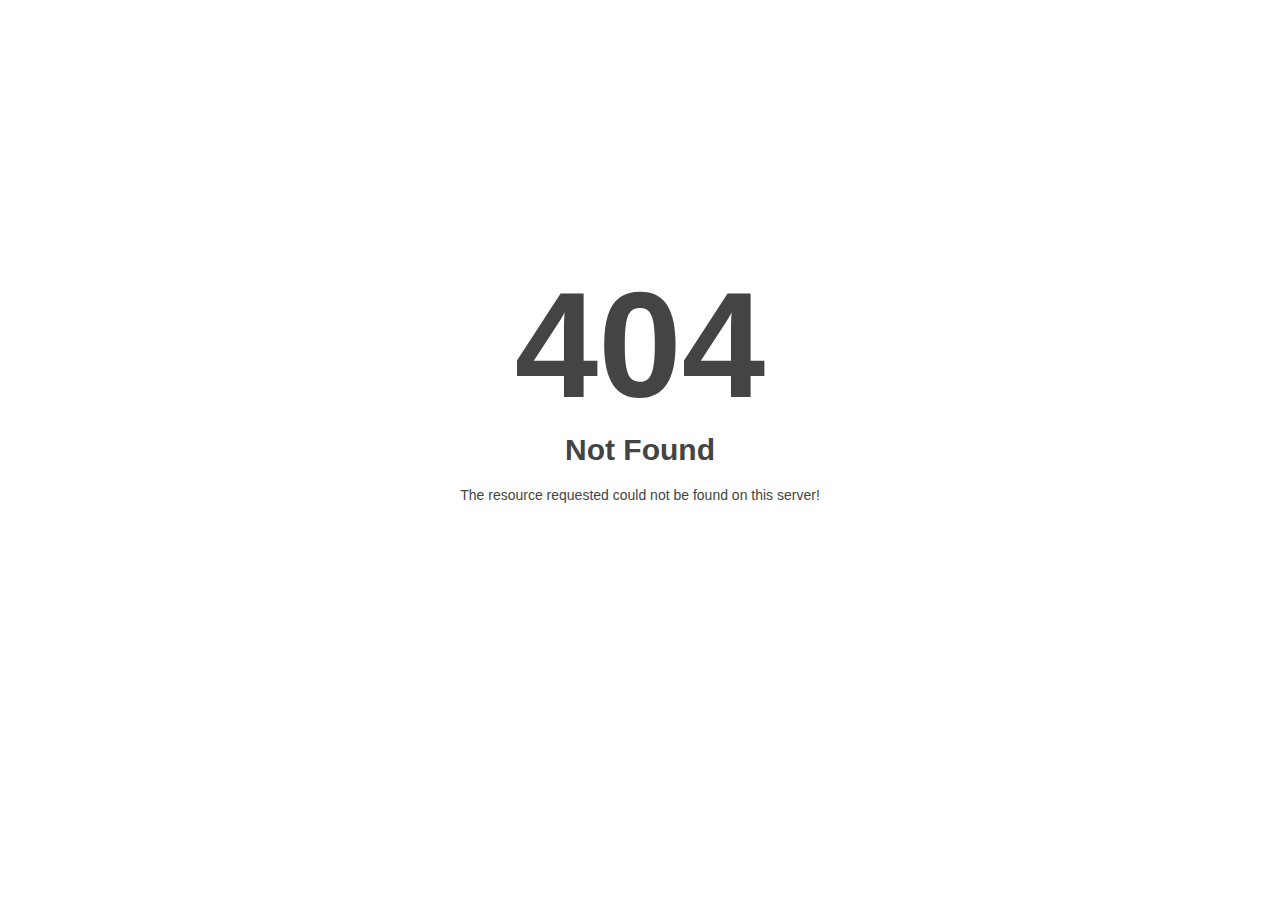
<file: blog_destails.html>
<!DOCTYPE html>
<html style="height:100%">
<head>
<meta name="viewport" content="width=device-width, initial-scale=1, shrink-to-fit=no" />
<title> 404 Not Found
</title></head>
<body style="color: #444; margin:0;font: normal 14px/20px Arial, Helvetica, sans-serif; height:100%; background-color: #fff;">
<div style="height:auto; min-height:100%; ">     <div style="text-align: center; width:800px; margin-left: -400px; position:absolute; top: 30%; left:50%;">
        <h1 style="margin:0; font-size:150px; line-height:150px; font-weight:bold;">404</h1>
<h2 style="margin-top:20px;font-size: 30px;">Not Found
</h2>
<p>The resource requested could not be found on this server!</p>
</div></div></body></html>
</file>
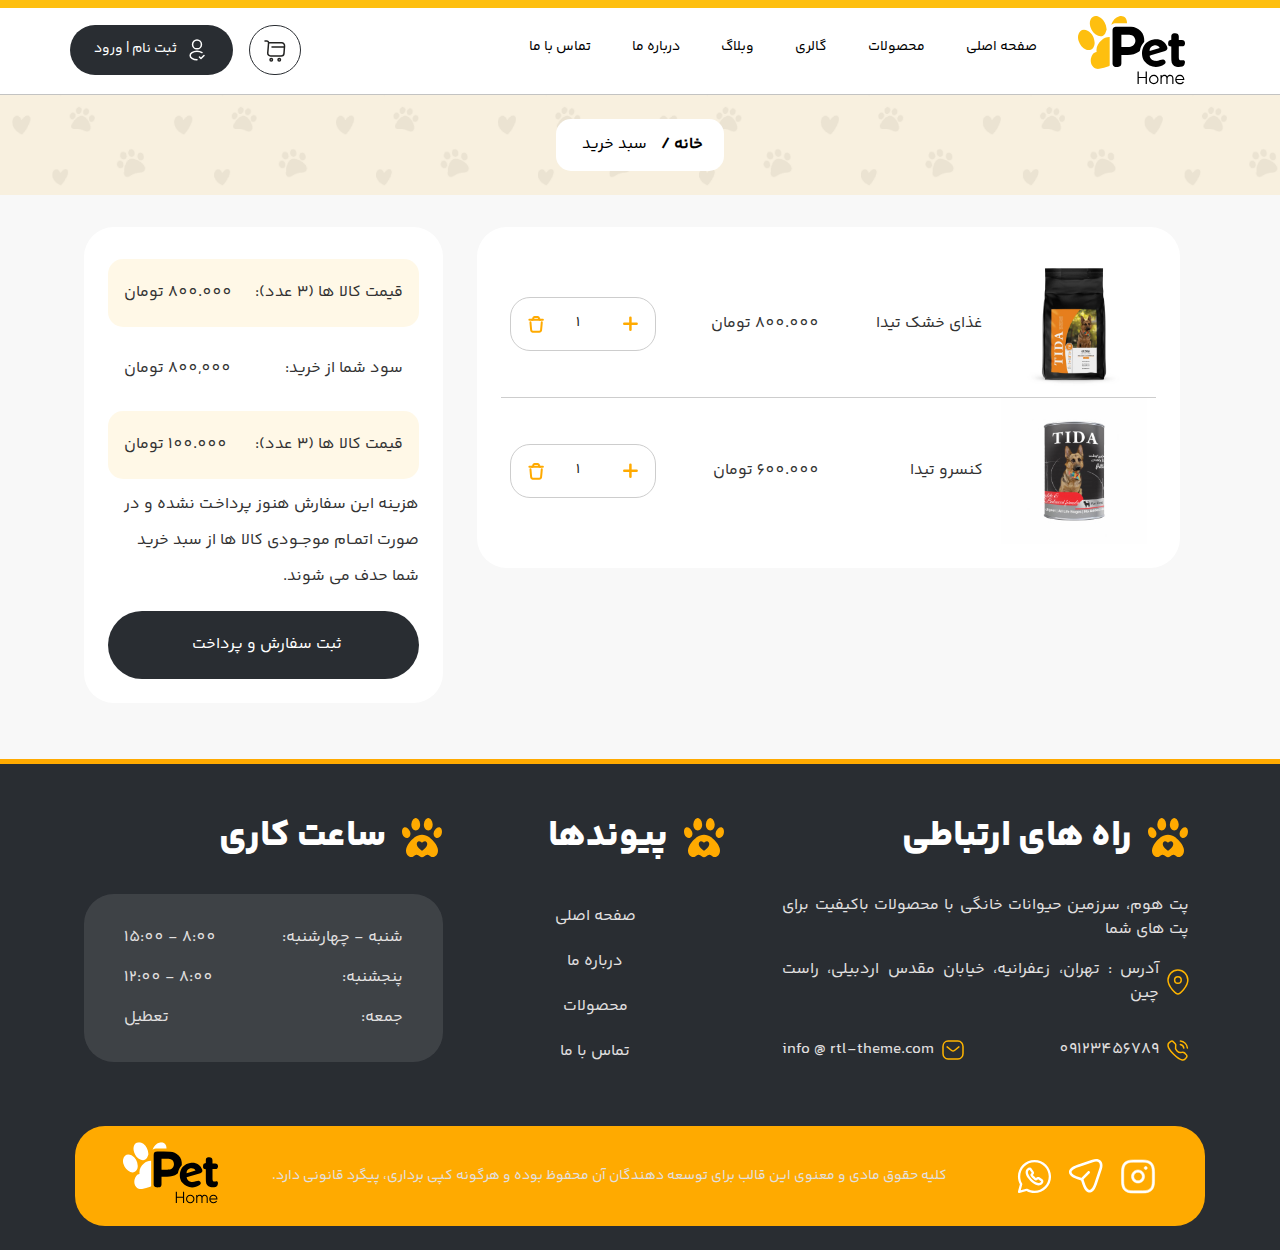
<file: cart.html>
<html dir="rtl" lang="fa-IR">

<!-- Mirrored from theme-code.ir/pet-home/cart.html by HTTrack Website Copier/3.x [XR&CO'2014], Tue, 13 Jun 2023 16:56:59 GMT -->
<head>
    <title>صفحه سبدخرید - دمو 1</title>
    <meta charset="UTF-8">
    <meta http-equiv="X-UA-Compatible" content="IE=edge">
    <meta name="viewport" content="width=device-width, initial-scale=1.0 , maximum-scale=1">
    <link href="Css/Main.css" rel="stylesheet" />
    <link href="Css/Menu.css" rel="stylesheet" />
    <link href="Css/Style.css" rel="stylesheet" />
    <link href="Css/owl.carousel.min.css" rel="stylesheet" />
    <link href="Css/owl.theme.min.css" rel="stylesheet" />
</head>

<body class="rtl">
    <div class="main_wrap">
        <div class="of-site-mask"></div>
    
        <div class="off-canvas-wrap ">
            <div class="close-off-canvas-wrap">
                <a href="#" id="of-close-off-canvas">
                    <svg class="mt-3" width="12" height="12" viewBox="0 0 22 22" fill="none" xmlns="http://www.w3.org/2000/svg">
                        <path d="M2 3L18.9706 19.9706" stroke="black" stroke-width="4" stroke-linecap="round"/>
                        <path d="M19.0874 2.47266L2.11684 19.4432" stroke="black" stroke-width="4" stroke-linecap="round"/>
                    </svg>
                </a>
            </div>

            <div class="off-canvas-inner">
                <div id="of-mobile-nav" class="mobile-menu-wrap">
                        <div class="d-block text-center my-3">
                            <a href="Index.html" class="current py-2">
                                <img src="Img/logo.svg" />
                            </a>
                        </div> 
                    <ul class="mobile-menu">
                        <li class="current-menu-item">
                            <a href="Index.html">صفحه اصلی</a>
                        </li>
                        <li class="current-menu-item">
                            <a href="shop.html">محصولات</a>
                        </li>
                        <li class="current-menu-item">
                            <a href="gallery.html">گالری</a>
                        </li>
                        <li class="current-menu-item">
                            <a href="blog.html">وبلاگ</a>
                        </li>
                        <li class="current-menu-item">
                            <a href="about-us.html">درباره ما</a>
                        </li>      
                        <li class="current-menu-item">
                            <a href="contact-us.html">تماس با ما</a>
                        </li>
                    </ul>
                </div>
            </div>
        </div>

        <header class="main_header wide_header">
            <div class="header_container">
                <div class="menu_wrapper menu_sticky header-btop">
                    <div class="container p_relative h86">

                        <div id="navigation" class="of-drop-down of-main-menu" role="navigation">
                            <ul class="menu">
                                <li>
                                    <a href="Index.html" class="current py-2">
                                        <img src="Img/logo.svg" />
                                    </a>
                                </li>
                                <li><a href="Index.html" target="_blank">صفحه اصلی</a></li>

                                <li><a href="shop.html" target="_blank">محصولات</a></li>

                                <li><a href="gallery.html" target="_blank">گالری</a></li>

                                <li><a href="blog.html" target="_blank">وبلاگ</a></li>
                        
                                <li><a href="about-us.html" target="_blank">درباره ما</a></li>
                                <li><a href="contact-us.html" target="_blank">تماس با ما</a></li>
                            </ul>
                        </div>

                        <div class="m_login d-flex">
                            <div class="shoping-cart radius30">
                                <a href="cart.html">
                                <svg width="24" height="24" viewBox="0 0 24 24" fill="none" xmlns="http://www.w3.org/2000/svg">
                                    <path d="M2 2H3.74001C4.82001 2 5.67 2.93 5.58 4L4.75 13.96C4.61 15.59 5.89999 16.99 7.53999 16.99H18.19C19.63 16.99 20.89 15.81 21 14.38L21.54 6.88C21.66 5.22 20.4 3.87 18.73 3.87H5.82001" stroke="#222221" stroke-width="1.5" stroke-miterlimit="10" stroke-linecap="round" stroke-linejoin="round"/>
                                    <path d="M16.25 22C16.9404 22 17.5 21.4404 17.5 20.75C17.5 20.0596 16.9404 19.5 16.25 19.5C15.5596 19.5 15 20.0596 15 20.75C15 21.4404 15.5596 22 16.25 22Z" stroke="#222221" stroke-width="1.5" stroke-miterlimit="10" stroke-linecap="round" stroke-linejoin="round"/>
                                    <path d="M8.25 22C8.94036 22 9.5 21.4404 9.5 20.75C9.5 20.0596 8.94036 19.5 8.25 19.5C7.55964 19.5 7 20.0596 7 20.75C7 21.4404 7.55964 22 8.25 22Z" stroke="#222221" stroke-width="1.5" stroke-miterlimit="10" stroke-linecap="round" stroke-linejoin="round"/>
                                    <path d="M9 8H21" stroke="#222221" stroke-width="1.5" stroke-miterlimit="10" stroke-linecap="round" stroke-linejoin="round"/>
                                </svg>  
                            </a>                                                  
                           </div>
                                <div class="login px-4 py-2 radius55 d-flex align-items-center">
                                    
                                    <svg width="24" height="24" viewBox="0 0 24 24" fill="none" xmlns="http://www.w3.org/2000/svg">
                                        <path d="M14.4399 19.05L15.9599 20.57L18.9999 17.53" stroke="white" stroke-width="1.5" stroke-linecap="round" stroke-linejoin="round"/>
                                        <path d="M12.1601 10.87C12.0601 10.86 11.9401 10.86 11.8301 10.87C9.4501 10.79 7.5601 8.84 7.5601 6.44C7.5501 3.99 9.5401 2 11.9901 2C14.4401 2 16.4301 3.99 16.4301 6.44C16.4301 8.84 14.5301 10.79 12.1601 10.87Z" stroke="white" stroke-width="1.5" stroke-linecap="round" stroke-linejoin="round"/>
                                        <path d="M11.99 21.8099C10.17 21.8099 8.36004 21.3499 6.98004 20.4299C4.56004 18.8099 4.56004 16.1699 6.98004 14.5599C9.73004 12.7199 14.24 12.7199 16.99 14.5599" stroke="white" stroke-width="1.5" stroke-linecap="round" stroke-linejoin="round"/>
                                    </svg>    
                                    <a class="mr-2" href="login.html">ثبت نام | ورود</a>
                                </div>
                        </div>

                        <div class="is-show mobile-nav-button">
                            <a id="of-trigger" class="icon-wrap" href="#">
                                <svg width="35" height="35" viewBox="0 0 24 24" fill="none" xmlns="http://www.w3.org/2000/svg">
                                    <path d="M17.5401 8.81063C19.1748 8.81063 20.5001 7.48539 20.5001 5.85062C20.5001 4.21586 19.1748 2.89062 17.5401 2.89062C15.9053 2.89062 14.5801 4.21586 14.5801 5.85062C14.5801 7.48539 15.9053 8.81063 17.5401 8.81063Z" fill="#292D32"/>
                                    <path d="M6.46 8.81063C8.09476 8.81063 9.42 7.48539 9.42 5.85062C9.42 4.21586 8.09476 2.89062 6.46 2.89062C4.82524 2.89062 3.5 4.21586 3.5 5.85062C3.5 7.48539 4.82524 8.81063 6.46 8.81063Z" fill="#292D32"/>
                                    <path d="M17.5401 21.1095C19.1748 21.1095 20.5001 19.7842 20.5001 18.1495C20.5001 16.5147 19.1748 15.1895 17.5401 15.1895C15.9053 15.1895 14.5801 16.5147 14.5801 18.1495C14.5801 19.7842 15.9053 21.1095 17.5401 21.1095Z" fill="#292D32"/>
                                    <path d="M6.46 21.1095C8.09476 21.1095 9.42 19.7842 9.42 18.1495C9.42 16.5147 8.09476 15.1895 6.46 15.1895C4.82524 15.1895 3.5 16.5147 3.5 18.1495C3.5 19.7842 4.82524 21.1095 6.46 21.1095Z" fill="#292D32"/>
                                    </svg>
                            </a>        
                        </div>

                        <div class="logo-mobile d-none">
                            <a href="Index.html" class="current py-2">
                                <img src="Img/logo.svg" />
                            </a>
                        </div> 

                    </div>
                </div>
            </div>
        </header>

        <div class="clearfix"></div>

        <section class="container-fluid bkg p-0">
            <div class="row">
                <div class="col-lg-12 p-0 mb-3">
                    <div class="bg-package d-flex align-items-center justify-content-center">
                        <div class="breadcrumb radius15">
                            <ul class="">
                                <li><a href="#">خانه / </a></li>
                                <li><a href="#" class="current">سبد خرید</a></li>
                            </ul>
                        </div>
                    </div>
                </div>
            </div>
        </section>

        <section class="container mb-4">
            <div class="row">

            <div class="col-xl-4 order-xl-1 pt-3 order-1 mb-3">

            <div class="card side-category p-4 mb-3">
                <ul class="list-unstyled">
                            
                            <li class="p-3 bg-title-sidebar radius15">قیمت کالا ها (3 عدد):
                             
                                    <div class="d-flex align-items-center justify-content-center">
                                 800.000 تومان
                                    </div>
                        
                            </li>
                            <li class="p-3">سود شما از خرید:
                             
                                <div class="d-flex align-items-center justify-content-center">
                                    800,000  تومان
                                </div>
             
                            </li>
                            <li class="p-3 bg-title-sidebar radius15">قیمت کالا ها (3 عدد): 
                            <div class="d-flex align-items-center justify-content-center">
                              100.000 تومان
                            </div>
                            </li>
                    
                </ul>
                <li>
                            هزینه این سفارش هنوز پرداخـت نشده و در صورت اتمــام موجــودی
                            کالا ها از سبد خرید شما حدف می شوند.
                </li>
                    <a class="a-button radius55 py-3 px-4 text-center mt-3" href="checkout.html">
                        <span class="ml-2">ثبت سفارش و پرداخت</span>
                    </a>
            </div>
            </div>

            <div class="col-xl-8 order-xl-0 order-0 mb-3">
               
                        <div class="card m-3 p-4">
                            <div class="item">

                                <div class="">

                                        <div class="d-flex align-items-center justify-content-between mb-cart cart-res">
                                            <div class="col-lg-3">
                                                <img src="Img/product-1.jpg" alt="">
                                            </div>
                                            <div class="col-lg-3">غذای خشک تیدا</div>
                                            <div class="col-lg-3">800.000 تومان</div>
                                            <div class="col-lg-3">
                                                <div class="input-group d-flex align-items-center justify-content-center cart-increment radius20">

                                                    <span class="input-group-btn">
                                                        <button type="button" class="quantity-right-plus btn p-3" data-type="plus" data-field="">
                                                            <svg width="15" height="16" viewBox="0 0 15 16" fill="none" xmlns="http://www.w3.org/2000/svg">
                                                                <path d="M7.41602 1.71582V13.8158" stroke="#FFAA00" stroke-width="2.5" stroke-linecap="round" stroke-linejoin="round"/>
                                                                <path d="M13.599 7.76782H1.25195" stroke="#FFAA00" stroke-width="2.5" stroke-linecap="round" stroke-linejoin="round"/>
                                                            </svg>  
                                                        </button>
                                                    </span>

                                                    <input type="text" id="quantity" name="quantity" class="input-cart form-control input-number" value="1" min="1" max="100">
                                                    
                                                    <span class="input-group-btn">
                                                        <button type="button" class="quantity-left-minus btn p-3"  data-type="minus" data-field="">
                                                            <svg width="16" height="18" viewBox="0 0 16 18" fill="none" xmlns="http://www.w3.org/2000/svg">
                                                                <path d="M13.7663 7.31201C13.7663 7.31201 13.3343 12.675 13.0833 14.934C13.0768 15.172 13.0227 15.4063 12.9242 15.623C12.8257 15.8398 12.6847 16.0346 12.5097 16.1959C12.3346 16.3573 12.129 16.4819 11.905 16.5625C11.6809 16.6431 11.443 16.6779 11.2053 16.665C9.12829 16.702 7.04829 16.705 4.97129 16.665C4.73834 16.6729 4.50615 16.6345 4.28815 16.552C4.07014 16.4696 3.87065 16.3447 3.70121 16.1847C3.53177 16.0246 3.39575 15.8326 3.30101 15.6196C3.20627 15.4066 3.15471 15.177 3.14929 14.944C2.89729 12.665 2.46729 7.31701 2.46729 7.31701" stroke="#FFAA00" stroke-width="2" stroke-linecap="round" stroke-linejoin="round"/>
                                                                <path d="M14.8692 4.74121H1.36621" stroke="#FFAA00" stroke-width="2" stroke-linecap="round" stroke-linejoin="round"/>
                                                                <path d="M12.2663 4.74211C11.9632 4.74202 11.6694 4.63698 11.435 4.44484C11.2006 4.2527 11.0399 3.98531 10.9803 3.68811L10.7873 2.72011C10.7293 2.50318 10.6014 2.31147 10.4232 2.17476C10.2451 2.03805 10.0268 1.964 9.80229 1.96411H6.43128C6.20675 1.964 5.98846 2.03805 5.81034 2.17476C5.63222 2.31147 5.50424 2.50318 5.44629 2.72011L5.25129 3.68711C5.19195 3.98416 5.03166 4.25152 4.79762 4.44382C4.56357 4.63612 4.2702 4.74152 3.96729 4.74211" stroke="#FFAA00" stroke-width="2" stroke-linecap="round" stroke-linejoin="round"/>
                                                                </svg>
                                                                
                                                        </button>
                                                    </span>

                                                </div>
                                            </div>

                                        </div>
                                        
                                        <div class="d-flex align-items-center justify-content-between mb-cart bt-cart cart-res">
                                            <div class="col-lg-3">
                                                <img src="Img/product-3.jpg" alt="">
                                            </div>
                                            <div class="col-lg-3">کنسرو تیدا</div>
                                            <div class="col-lg-3">600.000 تومان</div>
                                            <div class="col-lg-3">
                                                <div class="input-group d-flex align-items-center justify-content-center cart-increment radius20">

                                                    <span class="input-group-btn">
                                                        <button type="button" class="quantity-right-plus btn p-3" data-type="plus" data-field="">
                                                            <svg width="15" height="16" viewBox="0 0 15 16" fill="none" xmlns="http://www.w3.org/2000/svg">
                                                                <path d="M7.41602 1.71582V13.8158" stroke="#FFAA00" stroke-width="2.5" stroke-linecap="round" stroke-linejoin="round"/>
                                                                <path d="M13.599 7.76782H1.25195" stroke="#FFAA00" stroke-width="2.5" stroke-linecap="round" stroke-linejoin="round"/>
                                                            </svg>
                                                        </button>
                                                    </span>

                                                    <input type="text" id="quantity" name="quantity" class="input-cart form-control input-number" value="1" min="1" max="100">
                                                    
                                                    <span class="input-group-btn">
                                                        <button type="button" class="quantity-left-minus btn p-3"  data-type="minus" data-field="">
                                                            <svg width="16" height="18" viewBox="0 0 16 18" fill="none" xmlns="http://www.w3.org/2000/svg">
                                                                <path d="M13.7663 7.31201C13.7663 7.31201 13.3343 12.675 13.0833 14.934C13.0768 15.172 13.0227 15.4063 12.9242 15.623C12.8257 15.8398 12.6847 16.0346 12.5097 16.1959C12.3346 16.3573 12.129 16.4819 11.905 16.5625C11.6809 16.6431 11.443 16.6779 11.2053 16.665C9.12829 16.702 7.04829 16.705 4.97129 16.665C4.73834 16.6729 4.50615 16.6345 4.28815 16.552C4.07014 16.4696 3.87065 16.3447 3.70121 16.1847C3.53177 16.0246 3.39575 15.8326 3.30101 15.6196C3.20627 15.4066 3.15471 15.177 3.14929 14.944C2.89729 12.665 2.46729 7.31701 2.46729 7.31701" stroke="#FFAA00" stroke-width="2" stroke-linecap="round" stroke-linejoin="round"/>
                                                                <path d="M14.8692 4.74121H1.36621" stroke="#FFAA00" stroke-width="2" stroke-linecap="round" stroke-linejoin="round"/>
                                                                <path d="M12.2663 4.74211C11.9632 4.74202 11.6694 4.63698 11.435 4.44484C11.2006 4.2527 11.0399 3.98531 10.9803 3.68811L10.7873 2.72011C10.7293 2.50318 10.6014 2.31147 10.4232 2.17476C10.2451 2.03805 10.0268 1.964 9.80229 1.96411H6.43128C6.20675 1.964 5.98846 2.03805 5.81034 2.17476C5.63222 2.31147 5.50424 2.50318 5.44629 2.72011L5.25129 3.68711C5.19195 3.98416 5.03166 4.25152 4.79762 4.44382C4.56357 4.63612 4.2702 4.74152 3.96729 4.74211" stroke="#FFAA00" stroke-width="2" stroke-linecap="round" stroke-linejoin="round"/>
                                                            </svg>   
                                                        </button>
                                                    </span>


                                                </div>
                                            </div>

                                        </div>

                                </div>
                                    
                            </div>
                        </div>
                     
            </div>
               
            </div>
      
        </section>
      
    </div>
  
    <footer class="footer-parent pt-4 pb-4">
            <div class="container footer-wrap">
        
                <div class="row py-3">
        
                <div class="col-lg-5 col-md-6 col-sm-12 px-md-3 mb-4 pl-lg-5">
                    <div class="d-flex align-items-center mb-4">
                        <svg width="41" height="41" viewBox="0 0 41 41" fill="none" xmlns="http://www.w3.org/2000/svg">
                            <path d="M26.2658 0.97876C28.7008 0.97876 30.6746 4.67863 30.6746 7.81348C30.6746 10.9483 28.7008 13.489 26.2658 13.489C23.8307 13.489 21.8569 10.9479 21.8569 7.81348C21.8569 4.6791 23.8307 0.97876 26.2658 0.97876Z" fill="#FFAA00"/>
                            <path d="M13.7387 0.97876C16.1737 0.97876 18.1475 4.67863 18.1475 7.81348C18.1475 10.9483 16.1737 13.489 13.7387 13.489C11.3036 13.489 9.32983 10.9479 9.32983 7.81348C9.32983 4.6791 11.3036 0.97876 13.7387 0.97876Z" fill="#FFAA00"/>
                            <path d="M0.534818 17.5109C-0.500563 14.9255 -0.0464077 11.2055 2.01777 10.3819C4.08194 9.55835 6.97583 11.9425 8.01027 14.5283C9.04471 17.1142 8.20934 19.8781 6.1447 20.7017C4.08005 21.5252 1.56879 20.0967 0.534818 17.5109Z" fill="#FFAA00"/>
                            <path d="M39.4698 17.5109C38.4344 20.0963 35.9241 21.5253 33.8599 20.7017C31.7957 19.8782 30.9604 17.1142 31.9943 14.5284C33.0283 11.9426 35.9227 9.55745 37.9868 10.3819C40.051 11.2064 40.5037 14.9251 39.4698 17.5109Z" fill="#FFAA00"/>
                            <path d="M35.776 31.7942C35.3054 29.679 34.1759 27.7667 32.9292 25.9965C30.0075 21.85 25.329 17.6627 20.0025 17.6627C14.698 17.6627 9.99787 21.8491 7.07574 25.9965C5.82905 27.7667 4.7019 29.6766 4.22892 31.7942C3.75593 33.9119 4.01478 36.2805 5.3283 37.9991C6.64182 39.7176 9.13097 40.5816 11.0756 39.649C12.2324 39.0953 13.169 37.9789 14.4448 37.8712C15.6167 37.773 16.6521 38.5608 17.6291 39.2198C18.335 39.696 19.1869 40.1294 20.0025 40.135C20.8181 40.1294 21.6694 39.696 22.3758 39.2198C23.3529 38.5617 24.3882 37.773 25.5601 37.8712C26.836 37.9789 27.7721 39.0934 28.9293 39.649C30.874 40.5816 33.3631 39.7214 34.6766 38.001C35.9902 36.2805 36.249 33.9123 35.776 31.7942ZM24.6424 29.2432C24.0414 30.3403 23.0931 31.3063 22.2921 32.0579C21.8629 32.4609 21.4108 32.8388 20.9381 33.1899H20.9353C20.6648 33.3882 20.338 33.4951 20.0025 33.4951C19.6669 33.4951 19.3402 33.3882 19.0697 33.1899H19.0669C18.5941 32.8388 18.142 32.4609 17.7129 32.0579C16.9128 31.3058 15.9635 30.3403 15.3626 29.2432C14.866 28.3374 14.6067 27.3423 14.8637 26.3053C15.1103 25.3116 15.8953 24.4387 16.8582 24.3169C17.9717 24.1759 19.2683 24.9586 20.0025 25.8573C20.7366 24.9586 22.0332 24.1764 23.1467 24.3174C24.1096 24.4392 24.8946 25.3121 25.1413 26.3058C25.3982 27.3423 25.1389 28.3374 24.6424 29.2432Z" fill="#FFAA00"/>
                            </svg>
                            
                            <h2 class="mr-3 color-white">راه های ارتباطی</h2>
                    </div>
                        <div class="mb-2 text-right">
                  
                            <p>پت هوم،  سرزمین حیوانات خانگی با محصولات باکیفیت برای پت های شما</p>
               
                       <div class="d-flex align-items-center my-3">
                        <svg width="22" height="26" viewBox="0 0 22 26" fill="none" xmlns="http://www.w3.org/2000/svg">
                            <path fill-rule="evenodd" clip-rule="evenodd" d="M14.3334 11.0006C14.3334 9.15894 12.8411 7.66663 11.0008 7.66663C9.15906 7.66663 7.66675 9.15894 7.66675 11.0006C7.66675 12.841 9.15906 14.3333 11.0008 14.3333C12.8411 14.3333 14.3334 12.841 14.3334 11.0006Z" stroke="#FFB500" stroke-width="1.5" stroke-linecap="round" stroke-linejoin="round"/>
                            <path fill-rule="evenodd" clip-rule="evenodd" d="M10.9993 25C9.40138 25 1 18.1978 1 11.0844C1 5.51552 5.47613 1 10.9993 1C16.5226 1 21 5.51552 21 11.0844C21 18.1978 12.5973 25 10.9993 25Z" stroke="#FFB500" stroke-width="1.5" stroke-linecap="round" stroke-linejoin="round"/>
                            </svg>   
                        <p class="mr-2">آدرس  : تهران، زعفرانیه، خیابان مقدس اردبیلی، راست چین</p>
                       </div>
        
                       <div class="d-flex justify-content-between">
                        <div class="d-flex align-items-center my-3">
                            <svg width="22" height="21" viewBox="0 0 22 21" fill="none" xmlns="http://www.w3.org/2000/svg">
                                <path d="M13.353 1C17.054 1.411 19.978 4.331 20.393 8.032" stroke="#FFB500" stroke-width="1.5" stroke-linecap="round" stroke-linejoin="round"/>
                                <path d="M13.353 4.54297C15.124 4.88697 16.508 6.27197 16.853 8.04297" stroke="#FFB500" stroke-width="1.5" stroke-linecap="round" stroke-linejoin="round"/>
                                <path fill-rule="evenodd" clip-rule="evenodd" d="M10.0315 10.9724C14.0205 14.9604 14.9254 10.3467 17.4653 12.8848C19.9138 15.3328 21.3222 15.8232 18.2188 18.9247C17.8302 19.237 15.3613 22.9943 6.68447 14.3197C-1.99341 5.644 1.76157 3.17244 2.07394 2.78395C5.18377 -0.326154 5.66682 1.08938 8.11539 3.53733C10.6541 6.0765 6.04254 6.98441 10.0315 10.9724Z" stroke="#FFB500" stroke-width="1.5" stroke-linecap="round" stroke-linejoin="round"/>
                                </svg>
                                  
                            <p class="mr-2">09123456789</p>
                           </div>
                           <div class="d-flex align-items-center my-3">
                            <svg width="22" height="20" viewBox="0 0 22 20" fill="none" xmlns="http://www.w3.org/2000/svg">
                                <path d="M16.9026 6.8512L12.4593 10.4642C11.6198 11.1302 10.4387 11.1302 9.59919 10.4642L5.11841 6.8512" stroke="#FFB500" stroke-width="1.5" stroke-linecap="round" stroke-linejoin="round"/>
                                <path fill-rule="evenodd" clip-rule="evenodd" d="M15.9089 19C18.9502 19.0084 21 16.5095 21 13.4384V6.57001C21 3.49883 18.9502 1 15.9089 1H6.09114C3.04979 1 1 3.49883 1 6.57001V13.4384C1 16.5095 3.04979 19.0084 6.09114 19H15.9089Z" stroke="#FFB500" stroke-width="1.5" stroke-linecap="round" stroke-linejoin="round"/>
                                </svg>
                                
                                  
                            <p class="mr-2">info @ rtl-theme.com</p>
                           </div>
                       </div>
        
        
        
                      
                        </div>
           
                </div>
        
                <div class="col-lg-3 col-md-6 col-sm-6 mb-4">
                    <div class="d-flex align-items-center mb-4">
                        <svg width="41" height="41" viewBox="0 0 41 41" fill="none" xmlns="http://www.w3.org/2000/svg">
                            <path d="M26.2658 0.97876C28.7008 0.97876 30.6746 4.67863 30.6746 7.81348C30.6746 10.9483 28.7008 13.489 26.2658 13.489C23.8307 13.489 21.8569 10.9479 21.8569 7.81348C21.8569 4.6791 23.8307 0.97876 26.2658 0.97876Z" fill="#FFAA00"/>
                            <path d="M13.7387 0.97876C16.1737 0.97876 18.1475 4.67863 18.1475 7.81348C18.1475 10.9483 16.1737 13.489 13.7387 13.489C11.3036 13.489 9.32983 10.9479 9.32983 7.81348C9.32983 4.6791 11.3036 0.97876 13.7387 0.97876Z" fill="#FFAA00"/>
                            <path d="M0.534818 17.5109C-0.500563 14.9255 -0.0464077 11.2055 2.01777 10.3819C4.08194 9.55835 6.97583 11.9425 8.01027 14.5283C9.04471 17.1142 8.20934 19.8781 6.1447 20.7017C4.08005 21.5252 1.56879 20.0967 0.534818 17.5109Z" fill="#FFAA00"/>
                            <path d="M39.4698 17.5109C38.4344 20.0963 35.9241 21.5253 33.8599 20.7017C31.7957 19.8782 30.9604 17.1142 31.9943 14.5284C33.0283 11.9426 35.9227 9.55745 37.9868 10.3819C40.051 11.2064 40.5037 14.9251 39.4698 17.5109Z" fill="#FFAA00"/>
                            <path d="M35.776 31.7942C35.3054 29.679 34.1759 27.7667 32.9292 25.9965C30.0075 21.85 25.329 17.6627 20.0025 17.6627C14.698 17.6627 9.99787 21.8491 7.07574 25.9965C5.82905 27.7667 4.7019 29.6766 4.22892 31.7942C3.75593 33.9119 4.01478 36.2805 5.3283 37.9991C6.64182 39.7176 9.13097 40.5816 11.0756 39.649C12.2324 39.0953 13.169 37.9789 14.4448 37.8712C15.6167 37.773 16.6521 38.5608 17.6291 39.2198C18.335 39.696 19.1869 40.1294 20.0025 40.135C20.8181 40.1294 21.6694 39.696 22.3758 39.2198C23.3529 38.5617 24.3882 37.773 25.5601 37.8712C26.836 37.9789 27.7721 39.0934 28.9293 39.649C30.874 40.5816 33.3631 39.7214 34.6766 38.001C35.9902 36.2805 36.249 33.9123 35.776 31.7942ZM24.6424 29.2432C24.0414 30.3403 23.0931 31.3063 22.2921 32.0579C21.8629 32.4609 21.4108 32.8388 20.9381 33.1899H20.9353C20.6648 33.3882 20.338 33.4951 20.0025 33.4951C19.6669 33.4951 19.3402 33.3882 19.0697 33.1899H19.0669C18.5941 32.8388 18.142 32.4609 17.7129 32.0579C16.9128 31.3058 15.9635 30.3403 15.3626 29.2432C14.866 28.3374 14.6067 27.3423 14.8637 26.3053C15.1103 25.3116 15.8953 24.4387 16.8582 24.3169C17.9717 24.1759 19.2683 24.9586 20.0025 25.8573C20.7366 24.9586 22.0332 24.1764 23.1467 24.3174C24.1096 24.4392 24.8946 25.3121 25.1413 26.3058C25.3982 27.3423 25.1389 28.3374 24.6424 29.2432Z" fill="#FFAA00"/>
                            </svg>
                            
                            <h2 class="mr-3 color-white">پیوندها</h2>
                    </div>
                    <ul class="footer-category text-center">
                        <li>
                            <a href="Index.html">صفحه اصلی</a>
                        </li>
                        <li>
                            <a href="about-us.html">درباره ما</a>
                        </li>
                        <li>
                            <a href="shop.html">محصولات</a>
                        </li>
                        <li>
                            <a href="contact-us.html">تماس با ما</a>
                        </li>
        
                      
               
                    </ul>
                </div>
        
                <div class="col-lg-4 col-md-6  col-sm-12 mb-4">
                        <div class="d-flex align-items-center mb-4">
                            <svg width="41" height="41" viewBox="0 0 41 41" fill="none" xmlns="http://www.w3.org/2000/svg">
                                <path d="M26.2658 0.97876C28.7008 0.97876 30.6746 4.67863 30.6746 7.81348C30.6746 10.9483 28.7008 13.489 26.2658 13.489C23.8307 13.489 21.8569 10.9479 21.8569 7.81348C21.8569 4.6791 23.8307 0.97876 26.2658 0.97876Z" fill="#FFAA00"/>
                                <path d="M13.7387 0.97876C16.1737 0.97876 18.1475 4.67863 18.1475 7.81348C18.1475 10.9483 16.1737 13.489 13.7387 13.489C11.3036 13.489 9.32983 10.9479 9.32983 7.81348C9.32983 4.6791 11.3036 0.97876 13.7387 0.97876Z" fill="#FFAA00"/>
                                <path d="M0.534818 17.5109C-0.500563 14.9255 -0.0464077 11.2055 2.01777 10.3819C4.08194 9.55835 6.97583 11.9425 8.01027 14.5283C9.04471 17.1142 8.20934 19.8781 6.1447 20.7017C4.08005 21.5252 1.56879 20.0967 0.534818 17.5109Z" fill="#FFAA00"/>
                                <path d="M39.4698 17.5109C38.4344 20.0963 35.9241 21.5253 33.8599 20.7017C31.7957 19.8782 30.9604 17.1142 31.9943 14.5284C33.0283 11.9426 35.9227 9.55745 37.9868 10.3819C40.051 11.2064 40.5037 14.9251 39.4698 17.5109Z" fill="#FFAA00"/>
                                <path d="M35.776 31.7942C35.3054 29.679 34.1759 27.7667 32.9292 25.9965C30.0075 21.85 25.329 17.6627 20.0025 17.6627C14.698 17.6627 9.99787 21.8491 7.07574 25.9965C5.82905 27.7667 4.7019 29.6766 4.22892 31.7942C3.75593 33.9119 4.01478 36.2805 5.3283 37.9991C6.64182 39.7176 9.13097 40.5816 11.0756 39.649C12.2324 39.0953 13.169 37.9789 14.4448 37.8712C15.6167 37.773 16.6521 38.5608 17.6291 39.2198C18.335 39.696 19.1869 40.1294 20.0025 40.135C20.8181 40.1294 21.6694 39.696 22.3758 39.2198C23.3529 38.5617 24.3882 37.773 25.5601 37.8712C26.836 37.9789 27.7721 39.0934 28.9293 39.649C30.874 40.5816 33.3631 39.7214 34.6766 38.001C35.9902 36.2805 36.249 33.9123 35.776 31.7942ZM24.6424 29.2432C24.0414 30.3403 23.0931 31.3063 22.2921 32.0579C21.8629 32.4609 21.4108 32.8388 20.9381 33.1899H20.9353C20.6648 33.3882 20.338 33.4951 20.0025 33.4951C19.6669 33.4951 19.3402 33.3882 19.0697 33.1899H19.0669C18.5941 32.8388 18.142 32.4609 17.7129 32.0579C16.9128 31.3058 15.9635 30.3403 15.3626 29.2432C14.866 28.3374 14.6067 27.3423 14.8637 26.3053C15.1103 25.3116 15.8953 24.4387 16.8582 24.3169C17.9717 24.1759 19.2683 24.9586 20.0025 25.8573C20.7366 24.9586 22.0332 24.1764 23.1467 24.3174C24.1096 24.4392 24.8946 25.3121 25.1413 26.3058C25.3982 27.3423 25.1389 28.3374 24.6424 29.2432Z" fill="#FFAA00"/>
                                </svg>
                                
                                <h2 class="mr-3 color-white">ساعت کاری</h2>
                        </div>
                        <div class=" mb-2 text-right">
                       
                            <div class="bg-clock p-4 radius30">
                                <div class="clock-pet px-3 py-2">
                                    <p>شنبه - چهارشنبه:</p>
                                    <p>8:00 - 15:00</p>
                                </div>
                            
                                <div class="clock-pet px-3 py-2">
                                    <p>پنجشنبه:</p>
                                    <p>8:00 - 12:00</p>
                                </div>
                 
                                <div class="clock-pet px-3 py-2">
                                    <p>جمعه:</p>
                                    <p>تعطیل</p>
                                </div>
                     
                            </div>
        
                        </div>
                </div>
        
        
                </div>
        
        
                <div class="d-flex align-items-center justify-content-between copyright py-3 px-5 radius30">
        
        
                    <div class="media-icone d-flex align-items-center">
                        <svg width="38" height="37" viewBox="0 0 38 37" fill="none" xmlns="http://www.w3.org/2000/svg">
                            <path d="M23.6403 35.073H14.3903C6.01905 35.073 2.44238 31.4963 2.44238 23.125V13.875C2.44238 5.50379 6.01905 1.92712 14.3903 1.92712H23.6403C32.0115 1.92712 35.5882 5.50379 35.5882 13.875V23.125C35.5882 31.4963 32.0115 35.073 23.6403 35.073ZM14.3903 4.23962C7.28322 4.23962 4.75488 6.76796 4.75488 13.875V23.125C4.75488 30.2321 7.28322 32.7605 14.3903 32.7605H23.6403C30.7474 32.7605 33.2757 30.2321 33.2757 23.125V13.875C33.2757 6.76796 30.7474 4.23962 23.6403 4.23962H14.3903Z" fill="white" stroke="white" stroke-width="0.5"/>
                            <path d="M19.0155 25.052C15.408 25.052 12.4634 22.1075 12.4634 18.5C12.4634 14.8925 15.408 11.9479 19.0155 11.9479C22.623 11.9479 25.5675 14.8925 25.5675 18.5C25.5675 22.1075 22.623 25.052 19.0155 25.052ZM19.0155 14.2604C16.6721 14.2604 14.7759 16.1566 14.7759 18.5C14.7759 20.8433 16.6721 22.7395 19.0155 22.7395C21.3588 22.7395 23.255 20.8433 23.255 18.5C23.255 16.1566 21.3588 14.2604 19.0155 14.2604Z" fill="white" stroke="white" stroke-width="0.5"/>
                            <path d="M26.7238 11.5625C26.5234 11.5625 26.323 11.5162 26.138 11.4391C25.953 11.3621 25.7834 11.2541 25.6292 11.1154C25.4905 10.9612 25.3671 10.7916 25.29 10.6066C25.213 10.4216 25.1821 10.2212 25.1821 10.0208C25.1821 9.82039 25.213 9.61997 25.29 9.43497C25.3825 9.23456 25.4905 9.08039 25.6292 8.92622C25.7063 8.86456 25.7834 8.78747 25.8605 8.74122C25.953 8.67956 26.0455 8.63331 26.138 8.60247C26.2305 8.55622 26.323 8.52539 26.4309 8.50997C26.9242 8.40206 27.4484 8.57164 27.8184 8.92622C27.9571 9.08039 28.065 9.23456 28.1421 9.43497C28.2192 9.61997 28.2655 9.82039 28.2655 10.0208C28.2655 10.2212 28.2192 10.4216 28.1421 10.6066C28.065 10.7916 27.9571 10.9612 27.8184 11.1154C27.6642 11.2541 27.4946 11.3621 27.3096 11.4391C27.1246 11.5162 26.9242 11.5625 26.7238 11.5625Z" fill="white" stroke="white" stroke-width="0.5"/>
                        </svg>
                        <svg width="34" height="34" viewBox="0 0 33 33" fill="none" xmlns="http://www.w3.org/2000/svg">
                                <path d="M19.9851 32.533C17.9934 32.533 15.1745 31.132 12.9465 24.4309L11.7311 20.785L8.08521 19.5697C1.40099 17.3416 0 14.5228 0 12.531C0 10.5561 1.40099 7.72039 8.08521 5.47544L22.4158 0.698585C25.9942 -0.499848 28.9818 -0.145382 30.8217 1.67759C32.6615 3.50056 33.016 6.50508 31.8176 10.0835L27.0407 24.4141C24.7958 31.132 21.9769 32.533 19.9851 32.533ZM8.87854 7.88919C4.18608 9.45897 2.51502 11.3157 2.51502 12.531C2.51502 13.7463 4.18608 15.603 8.87854 17.1559L13.1321 18.5738C13.5035 18.692 13.8073 18.9958 13.9255 19.3671L15.3433 23.6207C16.8962 28.3132 18.7698 29.9842 19.9851 29.9842C21.2005 29.9842 23.0572 28.3132 24.627 23.6207L29.4038 9.29017C30.2647 6.69075 30.1128 4.56396 29.0156 3.4668C27.9184 2.36964 25.7916 2.23461 23.2091 3.09545L8.87854 7.88919Z" fill="white"/>
                                <path d="M13.0484 20.3293C12.7276 20.3293 12.4069 20.2112 12.1537 19.958C11.6642 19.4685 11.6642 18.6583 12.1537 18.1688L18.1966 12.1091C18.6861 11.6196 19.4963 11.6196 19.9858 12.1091C20.4753 12.5986 20.4753 13.4088 19.9858 13.8983L13.943 19.958C13.7066 20.2112 13.3691 20.3293 13.0484 20.3293Z" fill="white"/>
                        </svg>
                        <svg width="37" height="37" viewBox="0 0 24 24" fill="none" xmlns="http://www.w3.org/2000/svg">
                                    <path d="M2.00014 22.7502C1.80014 22.7502 1.61011 22.6702 1.47011 22.5302C1.28011 22.3402 1.20016 22.0602 1.27016 21.8002L2.53017 17.0902C1.69017 15.5302 1.25014 13.7702 1.25014 11.9902C1.25014 6.06023 6.07014 1.24023 12.0001 1.24023C17.9301 1.24023 22.7501 6.06023 22.7501 11.9902C22.7501 17.9202 17.9301 22.7402 12.0001 22.7402C10.1901 22.7402 8.42017 22.2902 6.84017 21.4302L2.20015 22.7202C2.13015 22.7402 2.07014 22.7502 2.00014 22.7502ZM6.94014 19.8802C7.07014 19.8802 7.20015 19.9203 7.32015 19.9803C8.73015 20.8103 10.3501 21.2502 12.0001 21.2502C17.1001 21.2502 21.2501 17.1002 21.2501 12.0002C21.2501 6.90024 17.1001 2.75024 12.0001 2.75024C6.90014 2.75024 2.75014 6.90024 2.75014 12.0002C2.75014 13.6302 3.18013 15.2202 3.99013 16.6202C4.09013 16.7902 4.12015 17.0002 4.07015 17.1902L3.07015 20.9302L6.75014 19.9102C6.81014 19.8902 6.88014 19.8802 6.94014 19.8802Z" fill="white"/>
                                    <path d="M14.7402 17.7603C14.1202 17.7603 13.4802 17.6203 12.8102 17.3303C12.1802 17.0603 11.5502 16.7003 10.9402 16.2503C10.3402 15.8103 9.75027 15.3103 9.21027 14.7703C8.67027 14.2203 8.17022 13.6403 7.73022 13.0403C7.28022 12.4103 6.92022 11.7903 6.66022 11.1803C6.38022 10.5203 6.24023 9.87029 6.24023 9.25029C6.24023 8.81029 6.32021 8.39029 6.47021 8.00029C6.63021 7.59029 6.89022 7.22028 7.23022 6.90028C7.87022 6.27028 8.79026 6.0403 9.52026 6.3903C9.77026 6.5003 9.98026 6.6803 10.1403 6.9203L11.3002 8.55027C11.4202 8.71027 11.5103 8.88027 11.5803 9.05027C11.6603 9.25027 11.7103 9.4503 11.7103 9.6403C11.7103 9.9003 11.6402 10.1603 11.5002 10.3903C11.4102 10.5403 11.2802 10.7203 11.1102 10.8903L10.9802 11.0303C11.0402 11.1103 11.1102 11.2103 11.2202 11.3303C11.4302 11.5703 11.6602 11.8303 11.9102 12.0803C12.1602 12.3203 12.4102 12.5603 12.6602 12.7703C12.7802 12.8703 12.8803 12.9503 12.9603 13.0003L13.1002 12.8603C13.2802 12.6803 13.4603 12.5403 13.6403 12.4503C13.9703 12.2403 14.4802 12.1903 14.9302 12.3803C15.0902 12.4403 15.2502 12.5303 15.4202 12.6503L17.0903 13.8303C17.3203 13.9903 17.5002 14.2103 17.6202 14.4603C17.7202 14.7103 17.7603 14.9303 17.7603 15.1603C17.7603 15.4603 17.6902 15.7503 17.5602 16.0303C17.4302 16.2903 17.2802 16.5203 17.1002 16.7303C16.7802 17.0803 16.4103 17.3403 16.0103 17.5103C15.6103 17.6803 15.1802 17.7603 14.7402 17.7603ZM8.79022 7.74028C8.73022 7.74028 8.53027 7.74028 8.28027 7.99028C8.09027 8.17028 7.96024 8.36029 7.87024 8.57029C7.78024 8.78029 7.74023 9.0203 7.74023 9.2603C7.74023 9.6803 7.84022 10.1303 8.04022 10.6103C8.25022 11.1103 8.56025 11.6403 8.94025 12.1703C9.33025 12.7003 9.77025 13.2303 10.2603 13.7203C10.7503 14.2003 11.2702 14.6503 11.8102 15.0503C12.3302 15.4303 12.8603 15.7303 13.3903 15.9603C14.1503 16.2903 14.8502 16.3703 15.4202 16.1303C15.6202 16.0503 15.8002 15.9103 15.9802 15.7303C16.0702 15.6303 16.1403 15.5303 16.2003 15.4003C16.2303 15.3303 16.2502 15.2503 16.2502 15.1803C16.2502 15.1603 16.2502 15.1303 16.2202 15.0703L14.5502 13.9103C14.4802 13.8603 14.4102 13.8203 14.3502 13.8003C14.3102 13.8203 14.2503 13.8503 14.1403 13.9603L13.7603 14.3403C13.4703 14.6303 13.0103 14.7103 12.6403 14.5803L12.4603 14.5003C12.2303 14.3803 11.9702 14.2003 11.6802 13.9503C11.4002 13.7103 11.1303 13.4603 10.8403 13.1803C10.5603 12.8903 10.3103 12.6203 10.0703 12.3403C9.81025 12.0303 9.63025 11.7803 9.51025 11.5703L9.40027 11.3103C9.37027 11.2103 9.36023 11.1003 9.36023 11.0003C9.36023 10.7203 9.46027 10.4703 9.65027 10.2703L10.0303 9.88029C10.1403 9.77029 10.1803 9.7103 10.2003 9.6703C10.1703 9.6003 10.1303 9.54029 10.0803 9.47029L8.91022 7.82029L8.79022 7.74028Z" fill="white"/>
                        </svg>
                                    
                                   
                            
                     
                         
                                
                    </div>
            
                    <div class="">
                        <p class="text-center fa14">کلیه حقوق مادی و معنوی این قالب برای توسعه دهندگان آن محفوظ بوده و هرگونه کپی برداری، پیگرد قانونی دارد.</p>
                    </div>
            
                    <div class="text-left logo-footer">
                         <img src="Img/footer-logo.svg" alt="">
                    </div>
            
            
                    </div>
        
            </div>
        
    </footer>  
    
        </div>
    
        <script src="Js/jquery.min.js"></script>
        <script src="Js/bootstrap.min.js"></script>
        <script src="Js/my-script.js"></script>
        <script src="Js/custom.js"></script>
    
    </body>
    
<!-- Mirrored from theme-code.ir/pet-home/cart.html by HTTrack Website Copier/3.x [XR&CO'2014], Tue, 13 Jun 2023 16:56:59 GMT -->
</html>
</file>
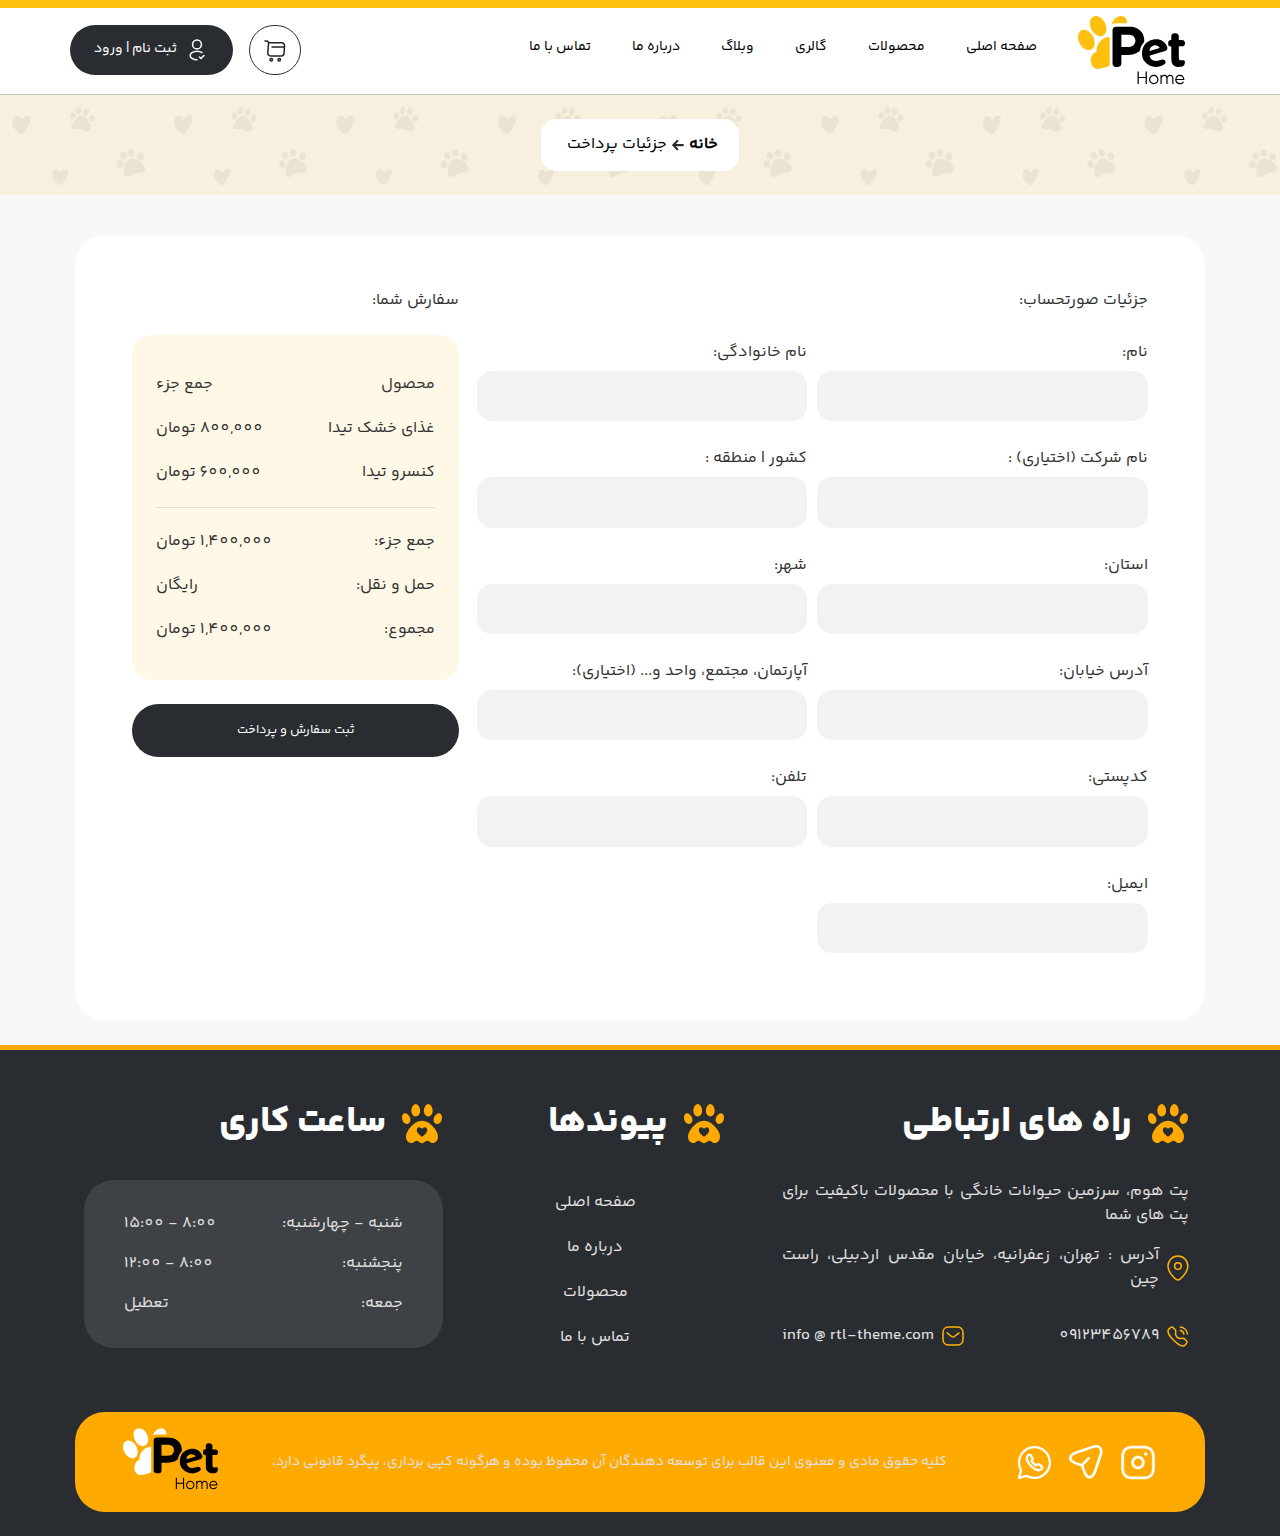
<file: checkout.html>
﻿<html dir="rtl" lang="fa-IR">

<!-- Mirrored from theme-code.ir/pet-home/checkout.html by HTTrack Website Copier/3.x [XR&CO'2014], Tue, 13 Jun 2023 16:57:00 GMT -->
<head>
    <title>صفحه جزئیات پرداخت - دمو 1</title>
    <meta charset="UTF-8">
    <meta http-equiv="X-UA-Compatible" content="IE=edge">
    <meta name="viewport" content="width=device-width, initial-scale=1.0 , maximum-scale=1">
    <link href="Css/Main.css" rel="stylesheet" />
    <link href="Css/Menu.css" rel="stylesheet" />
    <link href="Css/Style.css" rel="stylesheet" />
    <link href="Css/owl.carousel.min.css" rel="stylesheet" />
    <link href="Css/owl.theme.min.css" rel="stylesheet" />
</head>

<body class="rtl">
    <div class="main_wrap">
        <div class="of-site-mask"></div>
    
        <div class="off-canvas-wrap ">
            <div class="close-off-canvas-wrap">
                <a href="#" id="of-close-off-canvas">
                    <svg class="mt-3" width="12" height="12" viewBox="0 0 22 22" fill="none" xmlns="http://www.w3.org/2000/svg">
                        <path d="M2 3L18.9706 19.9706" stroke="black" stroke-width="4" stroke-linecap="round"/>
                        <path d="M19.0874 2.47266L2.11684 19.4432" stroke="black" stroke-width="4" stroke-linecap="round"/>
                    </svg>
                </a>
            </div>

            <div class="off-canvas-inner">
                <div id="of-mobile-nav" class="mobile-menu-wrap">
                        <div class="d-block text-center my-3">
                            <a href="Index.html" class="current py-2">
                                <img src="Img/logo.svg" />
                            </a>
                        </div> 
                    <ul class="mobile-menu">
                        <li class="current-menu-item">
                            <a href="Index.html">صفحه اصلی</a>
                        </li>
                        <li class="current-menu-item">
                            <a href="shop.html">محصولات</a>
                        </li>
                        <li class="current-menu-item">
                            <a href="gallery.html">گالری</a>
                        </li>
                        <li class="current-menu-item">
                            <a href="blog.html">وبلاگ</a>
                        </li>
                        <li class="current-menu-item">
                            <a href="about-us.html">درباره ما</a>
                        </li>      
                        <li class="current-menu-item">
                            <a href="contact-us.html">تماس با ما</a>
                        </li>
                    </ul>
                </div>
            </div>
        </div>

        <header class="main_header wide_header">
            <div class="header_container">
                <div class="menu_wrapper menu_sticky header-btop">
                    <div class="container p_relative h86">

                        <div id="navigation" class="of-drop-down of-main-menu" role="navigation">
                            <ul class="menu">
                                <li>
                                    <a href="Index.html" class="current py-2">
                                        <img src="Img/logo.svg" />
                                    </a>
                                </li>
                                <li><a href="Index.html" target="_blank">صفحه اصلی</a></li>

                                <li><a href="shop.html" target="_blank">محصولات</a></li>

                                <li><a href="gallery.html" target="_blank">گالری</a></li>

                                <li><a href="blog.html" target="_blank">وبلاگ</a></li>
                        
                                <li><a href="about-us.html" target="_blank">درباره ما</a></li>
                                <li><a href="contact-us.html" target="_blank">تماس با ما</a></li>
                            </ul>
                        </div>

                        <div class="m_login d-flex">
                            <div class="shoping-cart radius30">
                                <a href="cart.html">
                                <svg width="24" height="24" viewBox="0 0 24 24" fill="none" xmlns="http://www.w3.org/2000/svg">
                                    <path d="M2 2H3.74001C4.82001 2 5.67 2.93 5.58 4L4.75 13.96C4.61 15.59 5.89999 16.99 7.53999 16.99H18.19C19.63 16.99 20.89 15.81 21 14.38L21.54 6.88C21.66 5.22 20.4 3.87 18.73 3.87H5.82001" stroke="#222221" stroke-width="1.5" stroke-miterlimit="10" stroke-linecap="round" stroke-linejoin="round"/>
                                    <path d="M16.25 22C16.9404 22 17.5 21.4404 17.5 20.75C17.5 20.0596 16.9404 19.5 16.25 19.5C15.5596 19.5 15 20.0596 15 20.75C15 21.4404 15.5596 22 16.25 22Z" stroke="#222221" stroke-width="1.5" stroke-miterlimit="10" stroke-linecap="round" stroke-linejoin="round"/>
                                    <path d="M8.25 22C8.94036 22 9.5 21.4404 9.5 20.75C9.5 20.0596 8.94036 19.5 8.25 19.5C7.55964 19.5 7 20.0596 7 20.75C7 21.4404 7.55964 22 8.25 22Z" stroke="#222221" stroke-width="1.5" stroke-miterlimit="10" stroke-linecap="round" stroke-linejoin="round"/>
                                    <path d="M9 8H21" stroke="#222221" stroke-width="1.5" stroke-miterlimit="10" stroke-linecap="round" stroke-linejoin="round"/>
                                </svg>    
                            </a>                                                
                           </div>
                                <div class="login px-4 py-2 radius55 d-flex align-items-center">
                                    
                                    <svg width="24" height="24" viewBox="0 0 24 24" fill="none" xmlns="http://www.w3.org/2000/svg">
                                        <path d="M14.4399 19.05L15.9599 20.57L18.9999 17.53" stroke="white" stroke-width="1.5" stroke-linecap="round" stroke-linejoin="round"/>
                                        <path d="M12.1601 10.87C12.0601 10.86 11.9401 10.86 11.8301 10.87C9.4501 10.79 7.5601 8.84 7.5601 6.44C7.5501 3.99 9.5401 2 11.9901 2C14.4401 2 16.4301 3.99 16.4301 6.44C16.4301 8.84 14.5301 10.79 12.1601 10.87Z" stroke="white" stroke-width="1.5" stroke-linecap="round" stroke-linejoin="round"/>
                                        <path d="M11.99 21.8099C10.17 21.8099 8.36004 21.3499 6.98004 20.4299C4.56004 18.8099 4.56004 16.1699 6.98004 14.5599C9.73004 12.7199 14.24 12.7199 16.99 14.5599" stroke="white" stroke-width="1.5" stroke-linecap="round" stroke-linejoin="round"/>
                                    </svg>    
                                    <a class="mr-2" href="login.html">ثبت نام | ورود</a>
                                </div>
                        </div>

                        <div class="is-show mobile-nav-button">
                            <a id="of-trigger" class="icon-wrap" href="#">
                                <svg width="35" height="35" viewBox="0 0 24 24" fill="none" xmlns="http://www.w3.org/2000/svg">
                                    <path d="M17.5401 8.81063C19.1748 8.81063 20.5001 7.48539 20.5001 5.85062C20.5001 4.21586 19.1748 2.89062 17.5401 2.89062C15.9053 2.89062 14.5801 4.21586 14.5801 5.85062C14.5801 7.48539 15.9053 8.81063 17.5401 8.81063Z" fill="#292D32"/>
                                    <path d="M6.46 8.81063C8.09476 8.81063 9.42 7.48539 9.42 5.85062C9.42 4.21586 8.09476 2.89062 6.46 2.89062C4.82524 2.89062 3.5 4.21586 3.5 5.85062C3.5 7.48539 4.82524 8.81063 6.46 8.81063Z" fill="#292D32"/>
                                    <path d="M17.5401 21.1095C19.1748 21.1095 20.5001 19.7842 20.5001 18.1495C20.5001 16.5147 19.1748 15.1895 17.5401 15.1895C15.9053 15.1895 14.5801 16.5147 14.5801 18.1495C14.5801 19.7842 15.9053 21.1095 17.5401 21.1095Z" fill="#292D32"/>
                                    <path d="M6.46 21.1095C8.09476 21.1095 9.42 19.7842 9.42 18.1495C9.42 16.5147 8.09476 15.1895 6.46 15.1895C4.82524 15.1895 3.5 16.5147 3.5 18.1495C3.5 19.7842 4.82524 21.1095 6.46 21.1095Z" fill="#292D32"/>
                                    </svg>
                            </a>        
                        </div>

                        <div class="logo-mobile d-none">
                            <a href="Index.html" class="current py-2">
                                <img src="Img/logo.svg" />
                            </a>
                        </div> 

                    </div>
                </div>
            </div>
        </header>

        <div class="clearfix"></div>

        <section class="container-fluid bkg p-0">
            <div class="row">
                <div class="col-lg-12 p-0 mb-3">
                    <div class="bg-package d-flex align-items-center justify-content-center">
                        <div class="breadcrumb radius15">
                            <ul class="d-flex align-items-center">
                                <li><a href="#">خانه</a></li>
                                <svg width="12" height="11" viewBox="0 0 12 11" fill="none" xmlns="http://www.w3.org/2000/svg">
                                    <path d="M10.8019 6.17453H2.56566C2.00285 6.17453 1.53613 5.70782 1.53613 5.14501C1.53613 4.5822 2.00285 4.11548 2.56566 4.11548H10.8019C11.3647 4.11548 11.8314 4.5822 11.8314 5.14501C11.8314 5.70782 11.3647 6.17453 10.8019 6.17453Z" fill="#292D32"/>
                                    <path d="M5.31096 10.2918C5.05014 10.2918 4.78933 10.1958 4.58342 9.98985L0.465311 5.87174C0.067227 5.47366 0.067227 4.81476 0.465311 4.41667L4.58342 0.298563C4.98151 -0.099521 5.64041 -0.099521 6.03849 0.298563C6.43657 0.696647 6.43657 1.35554 6.03849 1.75363L2.64791 5.14421L6.03849 8.53479C6.43657 8.93287 6.43657 9.59177 6.03849 9.98985C5.83258 10.1958 5.57177 10.2918 5.31096 10.2918Z" fill="#292D32"/>
                                </svg>
                                <li><a href="#" class="current">جزئیات پرداخت</a></li>
                            </ul>
                        </div>
                    </div>
                </div>
            </div>
        </section>
        
        <section class="text-lg-right text-center my-4">

            <div class="container">
                <div class="card p-5 p-checkout">
                <div class="row">
                    
                    <form class="contact-form d-flex justify-content-between form-checkout">
        
                            <div class="col-lg-8">
                                <p class="mb-3">جزئیات صورتحساب:</p>

                                <div class="form-row">

                                <div class="form-group col-md-6">
                                    <label for="inputEmail4">نام:</label>
                                    <input type="text" class="form-control mb-1">
                                </div>
        
                                <div class="form-group col-md-6">
                                    <label for="inputEmail4">نام خانوادگی:</label>
                                    <input type="text" class="form-control mb-1">
                                </div>
        
                                <div class="form-group col-md-6">
                                    <label for="inputEmail4">نام شرکت (اختیاری) :</label>
                                    <input type="text" class="form-control mb-1">
                                </div>

                                <div class="form-group col-md-6">
                                    <label for="inputEmail4">کشور | منطقه :</label>
                                    <input type="text" class="form-control mb-1">
                                </div>
        
                                <div class="form-group col-md-6">
                                    <label for="inputEmail4">استان:</label>
                                    <input type="text" class="form-control mb-1">
                                </div>
        
                                <div class="form-group col-md-6">
                                    <label for="inputEmail4">شهر:</label>
                                    <input type="text" class="form-control mb-1">
                                </div>
        
                                <div class="form-group col-md-6">
                                    <label for="inputEmail4">آدرس خیابان:</label>
                                    <input type="text" class="form-control mb-1">
                                </div>

                                <div class="form-group col-md-6">
                                    <label for="inputEmail4">آپارتمان، مجتمع، واحد و... (اختیاری):</label>
                                    <input type="text" class="form-control mb-1">
                                </div>

                                <div class="form-group col-md-6">
                                    <label for="inputEmail4">کدپستی:</label>
                                    <input type="text" class="form-control mb-1">
                                </div>

                                <div class="form-group col-md-6">
                                    <label for="inputEmail4">تلفن:</label>
                                    <input type="text" class="form-control mb-1">
                                </div>

                                <div class="form-group col-md-6">
                                    <label for="inputEmail4">ایمیل:</label>
                                    <input type="text" class="form-control mb-1">
                                </div>
        
                                </div>
                            </div>

                            <div class="col-lg-4">
                                <p class="mb-3">سفارش شما: </p>
                                <div class="bg-title-sidebar radius20 side-category p-4 mb-2">

                                    <ul class="list-unstyled">

                                    <li>محصول
                                        <div class="d-flex align-items-center justify-content-center">
                                                جمع جزء
                                        </div>
                                    </li>

                                    <li>غذای خشک تیدا
                                        <div class="d-flex align-items-center justify-content-center">
                                            800,000   تومان
                                        </div>
                                    </li>

                                    <li>کنسرو  تیدا
                                    <div class="d-flex align-items-center justify-content-center">
                                        600,000   تومان 
                                    </div>
                                    </li>

                                    <hr>

                                    <li>جمع جزء:
                                        <div class="d-flex align-items-center justify-content-center">
                                         1,400,000   تومان
                                    </div>
                                    </li>

                                    <li>حمل و نقل:
                                        <div class="d-flex align-items-center justify-content-center">
                                                رایگان
                                         </div>
                                    </li>

                                    <li>مجموع:
                                        <div class="d-flex align-items-center justify-content-center">
                                                1,400,000   تومان
                                        </div>
                                    </li>

                                </ul>
                            
                                </div>
                          
                                <button type="submit" class="btn btn-lightorng btn-checkout">ثبت سفارش و پرداخت</button>

               

                            </div>

                    </form>
            
                </div>
               
                </div>
            </div>
             
        </section>

        <footer class="footer-parent pt-4 pb-4">
            <div class="container footer-wrap">
        
                <div class="row py-3">
        
                <div class="col-lg-5 col-md-6 col-sm-12 px-md-3 mb-4 pl-lg-5">
                    <div class="d-flex align-items-center mb-4">
                        <svg width="41" height="41" viewBox="0 0 41 41" fill="none" xmlns="http://www.w3.org/2000/svg">
                            <path d="M26.2658 0.97876C28.7008 0.97876 30.6746 4.67863 30.6746 7.81348C30.6746 10.9483 28.7008 13.489 26.2658 13.489C23.8307 13.489 21.8569 10.9479 21.8569 7.81348C21.8569 4.6791 23.8307 0.97876 26.2658 0.97876Z" fill="#FFAA00"/>
                            <path d="M13.7387 0.97876C16.1737 0.97876 18.1475 4.67863 18.1475 7.81348C18.1475 10.9483 16.1737 13.489 13.7387 13.489C11.3036 13.489 9.32983 10.9479 9.32983 7.81348C9.32983 4.6791 11.3036 0.97876 13.7387 0.97876Z" fill="#FFAA00"/>
                            <path d="M0.534818 17.5109C-0.500563 14.9255 -0.0464077 11.2055 2.01777 10.3819C4.08194 9.55835 6.97583 11.9425 8.01027 14.5283C9.04471 17.1142 8.20934 19.8781 6.1447 20.7017C4.08005 21.5252 1.56879 20.0967 0.534818 17.5109Z" fill="#FFAA00"/>
                            <path d="M39.4698 17.5109C38.4344 20.0963 35.9241 21.5253 33.8599 20.7017C31.7957 19.8782 30.9604 17.1142 31.9943 14.5284C33.0283 11.9426 35.9227 9.55745 37.9868 10.3819C40.051 11.2064 40.5037 14.9251 39.4698 17.5109Z" fill="#FFAA00"/>
                            <path d="M35.776 31.7942C35.3054 29.679 34.1759 27.7667 32.9292 25.9965C30.0075 21.85 25.329 17.6627 20.0025 17.6627C14.698 17.6627 9.99787 21.8491 7.07574 25.9965C5.82905 27.7667 4.7019 29.6766 4.22892 31.7942C3.75593 33.9119 4.01478 36.2805 5.3283 37.9991C6.64182 39.7176 9.13097 40.5816 11.0756 39.649C12.2324 39.0953 13.169 37.9789 14.4448 37.8712C15.6167 37.773 16.6521 38.5608 17.6291 39.2198C18.335 39.696 19.1869 40.1294 20.0025 40.135C20.8181 40.1294 21.6694 39.696 22.3758 39.2198C23.3529 38.5617 24.3882 37.773 25.5601 37.8712C26.836 37.9789 27.7721 39.0934 28.9293 39.649C30.874 40.5816 33.3631 39.7214 34.6766 38.001C35.9902 36.2805 36.249 33.9123 35.776 31.7942ZM24.6424 29.2432C24.0414 30.3403 23.0931 31.3063 22.2921 32.0579C21.8629 32.4609 21.4108 32.8388 20.9381 33.1899H20.9353C20.6648 33.3882 20.338 33.4951 20.0025 33.4951C19.6669 33.4951 19.3402 33.3882 19.0697 33.1899H19.0669C18.5941 32.8388 18.142 32.4609 17.7129 32.0579C16.9128 31.3058 15.9635 30.3403 15.3626 29.2432C14.866 28.3374 14.6067 27.3423 14.8637 26.3053C15.1103 25.3116 15.8953 24.4387 16.8582 24.3169C17.9717 24.1759 19.2683 24.9586 20.0025 25.8573C20.7366 24.9586 22.0332 24.1764 23.1467 24.3174C24.1096 24.4392 24.8946 25.3121 25.1413 26.3058C25.3982 27.3423 25.1389 28.3374 24.6424 29.2432Z" fill="#FFAA00"/>
                            </svg>
                            
                            <h2 class="mr-3 color-white">راه های ارتباطی</h2>
                    </div>
                        <div class="mb-2 text-right">
                  
                            <p>پت هوم،  سرزمین حیوانات خانگی با محصولات باکیفیت برای پت های شما</p>
               
                       <div class="d-flex align-items-center my-3">
                        <svg width="22" height="26" viewBox="0 0 22 26" fill="none" xmlns="http://www.w3.org/2000/svg">
                            <path fill-rule="evenodd" clip-rule="evenodd" d="M14.3334 11.0006C14.3334 9.15894 12.8411 7.66663 11.0008 7.66663C9.15906 7.66663 7.66675 9.15894 7.66675 11.0006C7.66675 12.841 9.15906 14.3333 11.0008 14.3333C12.8411 14.3333 14.3334 12.841 14.3334 11.0006Z" stroke="#FFB500" stroke-width="1.5" stroke-linecap="round" stroke-linejoin="round"/>
                            <path fill-rule="evenodd" clip-rule="evenodd" d="M10.9993 25C9.40138 25 1 18.1978 1 11.0844C1 5.51552 5.47613 1 10.9993 1C16.5226 1 21 5.51552 21 11.0844C21 18.1978 12.5973 25 10.9993 25Z" stroke="#FFB500" stroke-width="1.5" stroke-linecap="round" stroke-linejoin="round"/>
                            </svg>   
                        <p class="mr-2">آدرس  : تهران، زعفرانیه، خیابان مقدس اردبیلی، راست چین</p>
                       </div>
        
                       <div class="d-flex justify-content-between">
                        <div class="d-flex align-items-center my-3">
                            <svg width="22" height="21" viewBox="0 0 22 21" fill="none" xmlns="http://www.w3.org/2000/svg">
                                <path d="M13.353 1C17.054 1.411 19.978 4.331 20.393 8.032" stroke="#FFB500" stroke-width="1.5" stroke-linecap="round" stroke-linejoin="round"/>
                                <path d="M13.353 4.54297C15.124 4.88697 16.508 6.27197 16.853 8.04297" stroke="#FFB500" stroke-width="1.5" stroke-linecap="round" stroke-linejoin="round"/>
                                <path fill-rule="evenodd" clip-rule="evenodd" d="M10.0315 10.9724C14.0205 14.9604 14.9254 10.3467 17.4653 12.8848C19.9138 15.3328 21.3222 15.8232 18.2188 18.9247C17.8302 19.237 15.3613 22.9943 6.68447 14.3197C-1.99341 5.644 1.76157 3.17244 2.07394 2.78395C5.18377 -0.326154 5.66682 1.08938 8.11539 3.53733C10.6541 6.0765 6.04254 6.98441 10.0315 10.9724Z" stroke="#FFB500" stroke-width="1.5" stroke-linecap="round" stroke-linejoin="round"/>
                                </svg>
                                  
                            <p class="mr-2">09123456789</p>
                           </div>
                           <div class="d-flex align-items-center my-3">
                            <svg width="22" height="20" viewBox="0 0 22 20" fill="none" xmlns="http://www.w3.org/2000/svg">
                                <path d="M16.9026 6.8512L12.4593 10.4642C11.6198 11.1302 10.4387 11.1302 9.59919 10.4642L5.11841 6.8512" stroke="#FFB500" stroke-width="1.5" stroke-linecap="round" stroke-linejoin="round"/>
                                <path fill-rule="evenodd" clip-rule="evenodd" d="M15.9089 19C18.9502 19.0084 21 16.5095 21 13.4384V6.57001C21 3.49883 18.9502 1 15.9089 1H6.09114C3.04979 1 1 3.49883 1 6.57001V13.4384C1 16.5095 3.04979 19.0084 6.09114 19H15.9089Z" stroke="#FFB500" stroke-width="1.5" stroke-linecap="round" stroke-linejoin="round"/>
                                </svg>
                                
                                  
                            <p class="mr-2">info @ rtl-theme.com</p>
                           </div>
                       </div>
        
        
        
                      
                        </div>
           
                </div>
        
                <div class="col-lg-3 col-md-6 col-sm-6 mb-4">
                    <div class="d-flex align-items-center mb-4">
                        <svg width="41" height="41" viewBox="0 0 41 41" fill="none" xmlns="http://www.w3.org/2000/svg">
                            <path d="M26.2658 0.97876C28.7008 0.97876 30.6746 4.67863 30.6746 7.81348C30.6746 10.9483 28.7008 13.489 26.2658 13.489C23.8307 13.489 21.8569 10.9479 21.8569 7.81348C21.8569 4.6791 23.8307 0.97876 26.2658 0.97876Z" fill="#FFAA00"/>
                            <path d="M13.7387 0.97876C16.1737 0.97876 18.1475 4.67863 18.1475 7.81348C18.1475 10.9483 16.1737 13.489 13.7387 13.489C11.3036 13.489 9.32983 10.9479 9.32983 7.81348C9.32983 4.6791 11.3036 0.97876 13.7387 0.97876Z" fill="#FFAA00"/>
                            <path d="M0.534818 17.5109C-0.500563 14.9255 -0.0464077 11.2055 2.01777 10.3819C4.08194 9.55835 6.97583 11.9425 8.01027 14.5283C9.04471 17.1142 8.20934 19.8781 6.1447 20.7017C4.08005 21.5252 1.56879 20.0967 0.534818 17.5109Z" fill="#FFAA00"/>
                            <path d="M39.4698 17.5109C38.4344 20.0963 35.9241 21.5253 33.8599 20.7017C31.7957 19.8782 30.9604 17.1142 31.9943 14.5284C33.0283 11.9426 35.9227 9.55745 37.9868 10.3819C40.051 11.2064 40.5037 14.9251 39.4698 17.5109Z" fill="#FFAA00"/>
                            <path d="M35.776 31.7942C35.3054 29.679 34.1759 27.7667 32.9292 25.9965C30.0075 21.85 25.329 17.6627 20.0025 17.6627C14.698 17.6627 9.99787 21.8491 7.07574 25.9965C5.82905 27.7667 4.7019 29.6766 4.22892 31.7942C3.75593 33.9119 4.01478 36.2805 5.3283 37.9991C6.64182 39.7176 9.13097 40.5816 11.0756 39.649C12.2324 39.0953 13.169 37.9789 14.4448 37.8712C15.6167 37.773 16.6521 38.5608 17.6291 39.2198C18.335 39.696 19.1869 40.1294 20.0025 40.135C20.8181 40.1294 21.6694 39.696 22.3758 39.2198C23.3529 38.5617 24.3882 37.773 25.5601 37.8712C26.836 37.9789 27.7721 39.0934 28.9293 39.649C30.874 40.5816 33.3631 39.7214 34.6766 38.001C35.9902 36.2805 36.249 33.9123 35.776 31.7942ZM24.6424 29.2432C24.0414 30.3403 23.0931 31.3063 22.2921 32.0579C21.8629 32.4609 21.4108 32.8388 20.9381 33.1899H20.9353C20.6648 33.3882 20.338 33.4951 20.0025 33.4951C19.6669 33.4951 19.3402 33.3882 19.0697 33.1899H19.0669C18.5941 32.8388 18.142 32.4609 17.7129 32.0579C16.9128 31.3058 15.9635 30.3403 15.3626 29.2432C14.866 28.3374 14.6067 27.3423 14.8637 26.3053C15.1103 25.3116 15.8953 24.4387 16.8582 24.3169C17.9717 24.1759 19.2683 24.9586 20.0025 25.8573C20.7366 24.9586 22.0332 24.1764 23.1467 24.3174C24.1096 24.4392 24.8946 25.3121 25.1413 26.3058C25.3982 27.3423 25.1389 28.3374 24.6424 29.2432Z" fill="#FFAA00"/>
                            </svg>
                            
                            <h2 class="mr-3 color-white">پیوندها</h2>
                    </div>
                    <ul class="footer-category text-center">
                        <li>
                            <a href="Index.html">صفحه اصلی</a>
                        </li>
                        <li>
                            <a href="about-us.html">درباره ما</a>
                        </li>
                        <li>
                            <a href="shop.html">محصولات</a>
                        </li>
                        <li>
                            <a href="contact-us.html">تماس با ما</a>
                        </li>
        
                      
               
                    </ul>
                </div>
        
                <div class="col-lg-4 col-md-6  col-sm-12 mb-4">
                        <div class="d-flex align-items-center mb-4">
                            <svg width="41" height="41" viewBox="0 0 41 41" fill="none" xmlns="http://www.w3.org/2000/svg">
                                <path d="M26.2658 0.97876C28.7008 0.97876 30.6746 4.67863 30.6746 7.81348C30.6746 10.9483 28.7008 13.489 26.2658 13.489C23.8307 13.489 21.8569 10.9479 21.8569 7.81348C21.8569 4.6791 23.8307 0.97876 26.2658 0.97876Z" fill="#FFAA00"/>
                                <path d="M13.7387 0.97876C16.1737 0.97876 18.1475 4.67863 18.1475 7.81348C18.1475 10.9483 16.1737 13.489 13.7387 13.489C11.3036 13.489 9.32983 10.9479 9.32983 7.81348C9.32983 4.6791 11.3036 0.97876 13.7387 0.97876Z" fill="#FFAA00"/>
                                <path d="M0.534818 17.5109C-0.500563 14.9255 -0.0464077 11.2055 2.01777 10.3819C4.08194 9.55835 6.97583 11.9425 8.01027 14.5283C9.04471 17.1142 8.20934 19.8781 6.1447 20.7017C4.08005 21.5252 1.56879 20.0967 0.534818 17.5109Z" fill="#FFAA00"/>
                                <path d="M39.4698 17.5109C38.4344 20.0963 35.9241 21.5253 33.8599 20.7017C31.7957 19.8782 30.9604 17.1142 31.9943 14.5284C33.0283 11.9426 35.9227 9.55745 37.9868 10.3819C40.051 11.2064 40.5037 14.9251 39.4698 17.5109Z" fill="#FFAA00"/>
                                <path d="M35.776 31.7942C35.3054 29.679 34.1759 27.7667 32.9292 25.9965C30.0075 21.85 25.329 17.6627 20.0025 17.6627C14.698 17.6627 9.99787 21.8491 7.07574 25.9965C5.82905 27.7667 4.7019 29.6766 4.22892 31.7942C3.75593 33.9119 4.01478 36.2805 5.3283 37.9991C6.64182 39.7176 9.13097 40.5816 11.0756 39.649C12.2324 39.0953 13.169 37.9789 14.4448 37.8712C15.6167 37.773 16.6521 38.5608 17.6291 39.2198C18.335 39.696 19.1869 40.1294 20.0025 40.135C20.8181 40.1294 21.6694 39.696 22.3758 39.2198C23.3529 38.5617 24.3882 37.773 25.5601 37.8712C26.836 37.9789 27.7721 39.0934 28.9293 39.649C30.874 40.5816 33.3631 39.7214 34.6766 38.001C35.9902 36.2805 36.249 33.9123 35.776 31.7942ZM24.6424 29.2432C24.0414 30.3403 23.0931 31.3063 22.2921 32.0579C21.8629 32.4609 21.4108 32.8388 20.9381 33.1899H20.9353C20.6648 33.3882 20.338 33.4951 20.0025 33.4951C19.6669 33.4951 19.3402 33.3882 19.0697 33.1899H19.0669C18.5941 32.8388 18.142 32.4609 17.7129 32.0579C16.9128 31.3058 15.9635 30.3403 15.3626 29.2432C14.866 28.3374 14.6067 27.3423 14.8637 26.3053C15.1103 25.3116 15.8953 24.4387 16.8582 24.3169C17.9717 24.1759 19.2683 24.9586 20.0025 25.8573C20.7366 24.9586 22.0332 24.1764 23.1467 24.3174C24.1096 24.4392 24.8946 25.3121 25.1413 26.3058C25.3982 27.3423 25.1389 28.3374 24.6424 29.2432Z" fill="#FFAA00"/>
                                </svg>
                                
                                <h2 class="mr-3 color-white">ساعت کاری</h2>
                        </div>
                        <div class=" mb-2 text-right">
                       
                            <div class="bg-clock p-4 radius30">
                                <div class="clock-pet px-3 py-2">
                                    <p>شنبه - چهارشنبه:</p>
                                    <p>8:00 - 15:00</p>
                                </div>
                            
                                <div class="clock-pet px-3 py-2">
                                    <p>پنجشنبه:</p>
                                    <p>8:00 - 12:00</p>
                                </div>
                 
                                <div class="clock-pet px-3 py-2">
                                    <p>جمعه:</p>
                                    <p>تعطیل</p>
                                </div>
                     
                            </div>
        
                        </div>
                </div>
        
        
                </div>
        
        
                <div class="d-flex align-items-center justify-content-between copyright py-3 px-5 radius30">
        
        
                    <div class="media-icone d-flex align-items-center">
                        <svg width="38" height="37" viewBox="0 0 38 37" fill="none" xmlns="http://www.w3.org/2000/svg">
                            <path d="M23.6403 35.073H14.3903C6.01905 35.073 2.44238 31.4963 2.44238 23.125V13.875C2.44238 5.50379 6.01905 1.92712 14.3903 1.92712H23.6403C32.0115 1.92712 35.5882 5.50379 35.5882 13.875V23.125C35.5882 31.4963 32.0115 35.073 23.6403 35.073ZM14.3903 4.23962C7.28322 4.23962 4.75488 6.76796 4.75488 13.875V23.125C4.75488 30.2321 7.28322 32.7605 14.3903 32.7605H23.6403C30.7474 32.7605 33.2757 30.2321 33.2757 23.125V13.875C33.2757 6.76796 30.7474 4.23962 23.6403 4.23962H14.3903Z" fill="white" stroke="white" stroke-width="0.5"/>
                            <path d="M19.0155 25.052C15.408 25.052 12.4634 22.1075 12.4634 18.5C12.4634 14.8925 15.408 11.9479 19.0155 11.9479C22.623 11.9479 25.5675 14.8925 25.5675 18.5C25.5675 22.1075 22.623 25.052 19.0155 25.052ZM19.0155 14.2604C16.6721 14.2604 14.7759 16.1566 14.7759 18.5C14.7759 20.8433 16.6721 22.7395 19.0155 22.7395C21.3588 22.7395 23.255 20.8433 23.255 18.5C23.255 16.1566 21.3588 14.2604 19.0155 14.2604Z" fill="white" stroke="white" stroke-width="0.5"/>
                            <path d="M26.7238 11.5625C26.5234 11.5625 26.323 11.5162 26.138 11.4391C25.953 11.3621 25.7834 11.2541 25.6292 11.1154C25.4905 10.9612 25.3671 10.7916 25.29 10.6066C25.213 10.4216 25.1821 10.2212 25.1821 10.0208C25.1821 9.82039 25.213 9.61997 25.29 9.43497C25.3825 9.23456 25.4905 9.08039 25.6292 8.92622C25.7063 8.86456 25.7834 8.78747 25.8605 8.74122C25.953 8.67956 26.0455 8.63331 26.138 8.60247C26.2305 8.55622 26.323 8.52539 26.4309 8.50997C26.9242 8.40206 27.4484 8.57164 27.8184 8.92622C27.9571 9.08039 28.065 9.23456 28.1421 9.43497C28.2192 9.61997 28.2655 9.82039 28.2655 10.0208C28.2655 10.2212 28.2192 10.4216 28.1421 10.6066C28.065 10.7916 27.9571 10.9612 27.8184 11.1154C27.6642 11.2541 27.4946 11.3621 27.3096 11.4391C27.1246 11.5162 26.9242 11.5625 26.7238 11.5625Z" fill="white" stroke="white" stroke-width="0.5"/>
                        </svg>
                        <svg width="34" height="34" viewBox="0 0 33 33" fill="none" xmlns="http://www.w3.org/2000/svg">
                                <path d="M19.9851 32.533C17.9934 32.533 15.1745 31.132 12.9465 24.4309L11.7311 20.785L8.08521 19.5697C1.40099 17.3416 0 14.5228 0 12.531C0 10.5561 1.40099 7.72039 8.08521 5.47544L22.4158 0.698585C25.9942 -0.499848 28.9818 -0.145382 30.8217 1.67759C32.6615 3.50056 33.016 6.50508 31.8176 10.0835L27.0407 24.4141C24.7958 31.132 21.9769 32.533 19.9851 32.533ZM8.87854 7.88919C4.18608 9.45897 2.51502 11.3157 2.51502 12.531C2.51502 13.7463 4.18608 15.603 8.87854 17.1559L13.1321 18.5738C13.5035 18.692 13.8073 18.9958 13.9255 19.3671L15.3433 23.6207C16.8962 28.3132 18.7698 29.9842 19.9851 29.9842C21.2005 29.9842 23.0572 28.3132 24.627 23.6207L29.4038 9.29017C30.2647 6.69075 30.1128 4.56396 29.0156 3.4668C27.9184 2.36964 25.7916 2.23461 23.2091 3.09545L8.87854 7.88919Z" fill="white"/>
                                <path d="M13.0484 20.3293C12.7276 20.3293 12.4069 20.2112 12.1537 19.958C11.6642 19.4685 11.6642 18.6583 12.1537 18.1688L18.1966 12.1091C18.6861 11.6196 19.4963 11.6196 19.9858 12.1091C20.4753 12.5986 20.4753 13.4088 19.9858 13.8983L13.943 19.958C13.7066 20.2112 13.3691 20.3293 13.0484 20.3293Z" fill="white"/>
                        </svg>
                        <svg width="37" height="37" viewBox="0 0 24 24" fill="none" xmlns="http://www.w3.org/2000/svg">
                                    <path d="M2.00014 22.7502C1.80014 22.7502 1.61011 22.6702 1.47011 22.5302C1.28011 22.3402 1.20016 22.0602 1.27016 21.8002L2.53017 17.0902C1.69017 15.5302 1.25014 13.7702 1.25014 11.9902C1.25014 6.06023 6.07014 1.24023 12.0001 1.24023C17.9301 1.24023 22.7501 6.06023 22.7501 11.9902C22.7501 17.9202 17.9301 22.7402 12.0001 22.7402C10.1901 22.7402 8.42017 22.2902 6.84017 21.4302L2.20015 22.7202C2.13015 22.7402 2.07014 22.7502 2.00014 22.7502ZM6.94014 19.8802C7.07014 19.8802 7.20015 19.9203 7.32015 19.9803C8.73015 20.8103 10.3501 21.2502 12.0001 21.2502C17.1001 21.2502 21.2501 17.1002 21.2501 12.0002C21.2501 6.90024 17.1001 2.75024 12.0001 2.75024C6.90014 2.75024 2.75014 6.90024 2.75014 12.0002C2.75014 13.6302 3.18013 15.2202 3.99013 16.6202C4.09013 16.7902 4.12015 17.0002 4.07015 17.1902L3.07015 20.9302L6.75014 19.9102C6.81014 19.8902 6.88014 19.8802 6.94014 19.8802Z" fill="white"/>
                                    <path d="M14.7402 17.7603C14.1202 17.7603 13.4802 17.6203 12.8102 17.3303C12.1802 17.0603 11.5502 16.7003 10.9402 16.2503C10.3402 15.8103 9.75027 15.3103 9.21027 14.7703C8.67027 14.2203 8.17022 13.6403 7.73022 13.0403C7.28022 12.4103 6.92022 11.7903 6.66022 11.1803C6.38022 10.5203 6.24023 9.87029 6.24023 9.25029C6.24023 8.81029 6.32021 8.39029 6.47021 8.00029C6.63021 7.59029 6.89022 7.22028 7.23022 6.90028C7.87022 6.27028 8.79026 6.0403 9.52026 6.3903C9.77026 6.5003 9.98026 6.6803 10.1403 6.9203L11.3002 8.55027C11.4202 8.71027 11.5103 8.88027 11.5803 9.05027C11.6603 9.25027 11.7103 9.4503 11.7103 9.6403C11.7103 9.9003 11.6402 10.1603 11.5002 10.3903C11.4102 10.5403 11.2802 10.7203 11.1102 10.8903L10.9802 11.0303C11.0402 11.1103 11.1102 11.2103 11.2202 11.3303C11.4302 11.5703 11.6602 11.8303 11.9102 12.0803C12.1602 12.3203 12.4102 12.5603 12.6602 12.7703C12.7802 12.8703 12.8803 12.9503 12.9603 13.0003L13.1002 12.8603C13.2802 12.6803 13.4603 12.5403 13.6403 12.4503C13.9703 12.2403 14.4802 12.1903 14.9302 12.3803C15.0902 12.4403 15.2502 12.5303 15.4202 12.6503L17.0903 13.8303C17.3203 13.9903 17.5002 14.2103 17.6202 14.4603C17.7202 14.7103 17.7603 14.9303 17.7603 15.1603C17.7603 15.4603 17.6902 15.7503 17.5602 16.0303C17.4302 16.2903 17.2802 16.5203 17.1002 16.7303C16.7802 17.0803 16.4103 17.3403 16.0103 17.5103C15.6103 17.6803 15.1802 17.7603 14.7402 17.7603ZM8.79022 7.74028C8.73022 7.74028 8.53027 7.74028 8.28027 7.99028C8.09027 8.17028 7.96024 8.36029 7.87024 8.57029C7.78024 8.78029 7.74023 9.0203 7.74023 9.2603C7.74023 9.6803 7.84022 10.1303 8.04022 10.6103C8.25022 11.1103 8.56025 11.6403 8.94025 12.1703C9.33025 12.7003 9.77025 13.2303 10.2603 13.7203C10.7503 14.2003 11.2702 14.6503 11.8102 15.0503C12.3302 15.4303 12.8603 15.7303 13.3903 15.9603C14.1503 16.2903 14.8502 16.3703 15.4202 16.1303C15.6202 16.0503 15.8002 15.9103 15.9802 15.7303C16.0702 15.6303 16.1403 15.5303 16.2003 15.4003C16.2303 15.3303 16.2502 15.2503 16.2502 15.1803C16.2502 15.1603 16.2502 15.1303 16.2202 15.0703L14.5502 13.9103C14.4802 13.8603 14.4102 13.8203 14.3502 13.8003C14.3102 13.8203 14.2503 13.8503 14.1403 13.9603L13.7603 14.3403C13.4703 14.6303 13.0103 14.7103 12.6403 14.5803L12.4603 14.5003C12.2303 14.3803 11.9702 14.2003 11.6802 13.9503C11.4002 13.7103 11.1303 13.4603 10.8403 13.1803C10.5603 12.8903 10.3103 12.6203 10.0703 12.3403C9.81025 12.0303 9.63025 11.7803 9.51025 11.5703L9.40027 11.3103C9.37027 11.2103 9.36023 11.1003 9.36023 11.0003C9.36023 10.7203 9.46027 10.4703 9.65027 10.2703L10.0303 9.88029C10.1403 9.77029 10.1803 9.7103 10.2003 9.6703C10.1703 9.6003 10.1303 9.54029 10.0803 9.47029L8.91022 7.82029L8.79022 7.74028Z" fill="white"/>
                        </svg>
                                    
                                   
                            
                     
                         
                                
                    </div>
            
                    <div class="">
                        <p class="text-center fa14">کلیه حقوق مادی و معنوی این قالب برای توسعه دهندگان آن محفوظ بوده و هرگونه کپی برداری، پیگرد قانونی دارد.</p>
                    </div>
            
                    <div class="text-left logo-footer">
                         <img src="Img/footer-logo.svg" alt="">
                    </div>
            
            
                    </div>
        
            </div>
        
        </footer>  
   
        </div>
    
        <script src="Js/jquery.min.js"></script>
        <script src="Js/bootstrap.min.js"></script>
        <script src="Js/my-script.js"></script>
        <script src="Js/custom.js"></script>
    
    </body>
    
<!-- Mirrored from theme-code.ir/pet-home/checkout.html by HTTrack Website Copier/3.x [XR&CO'2014], Tue, 13 Jun 2023 16:57:00 GMT -->
</html>
</file>
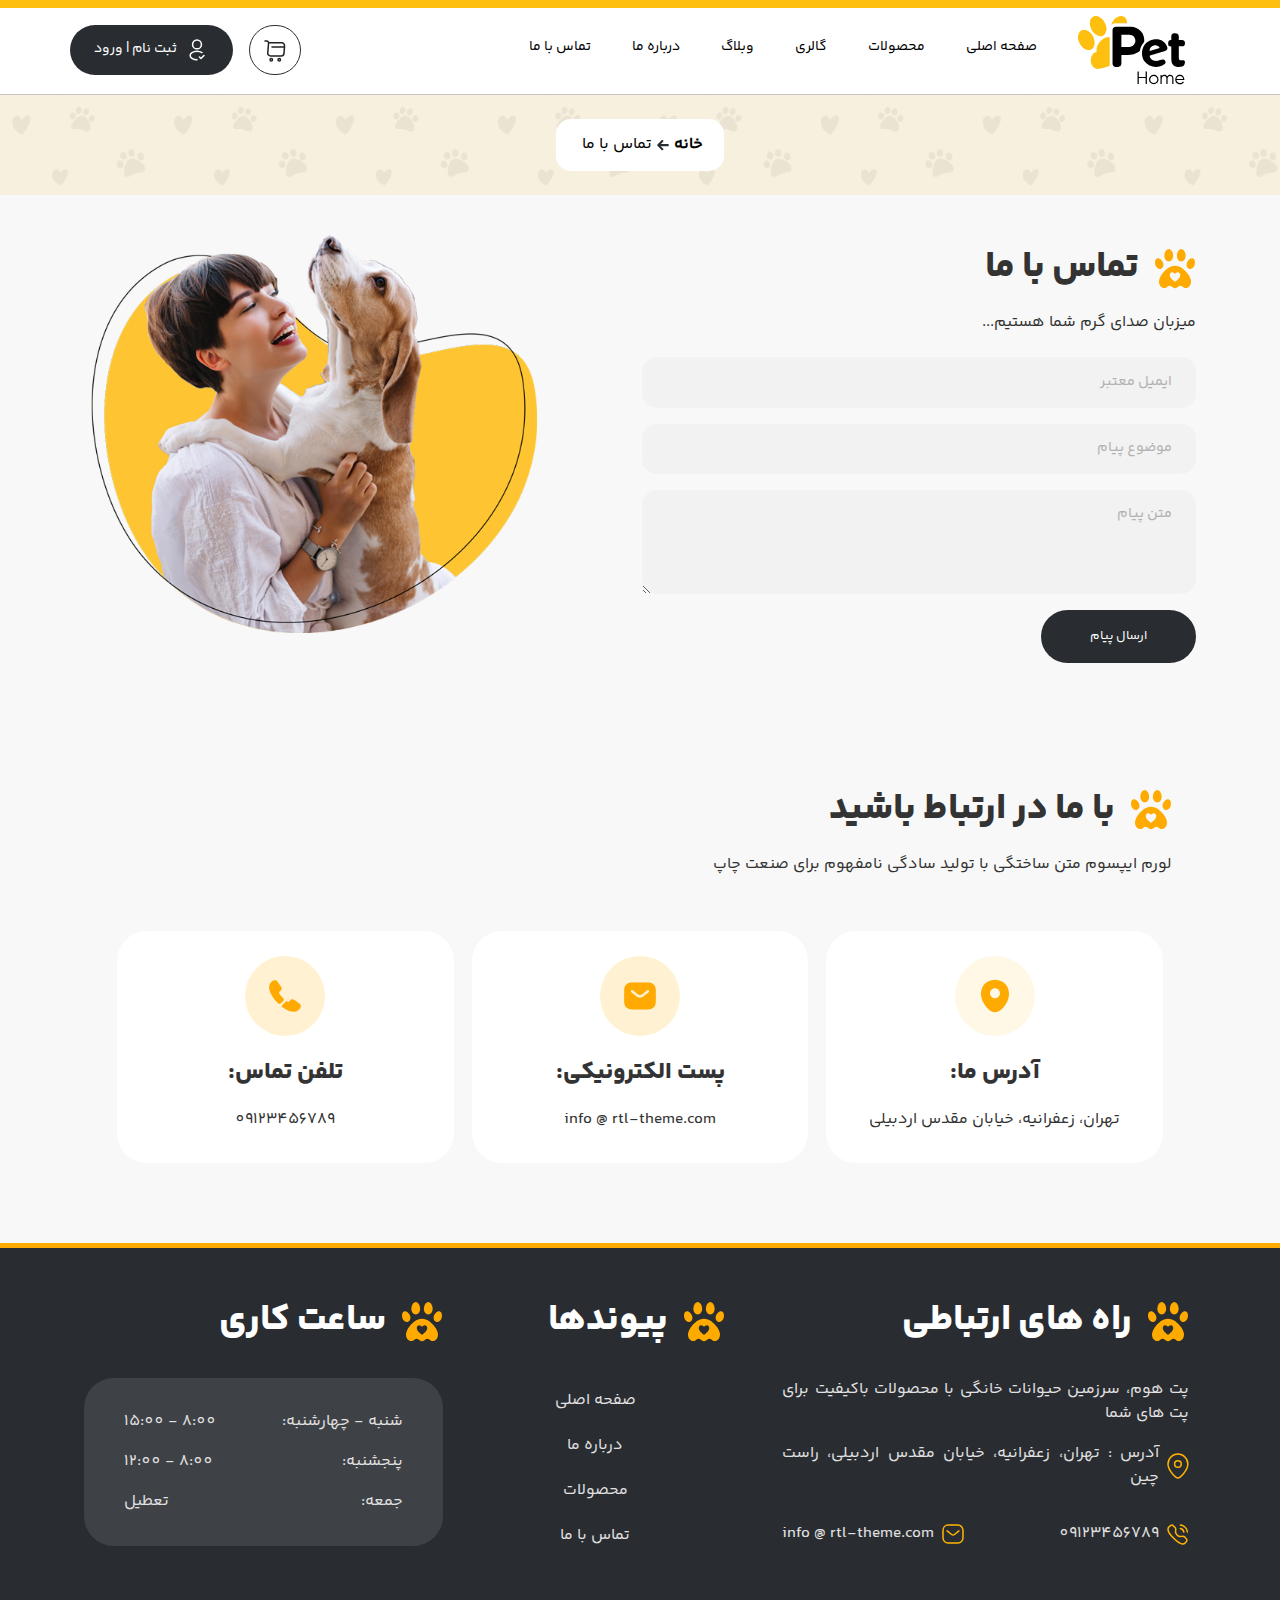
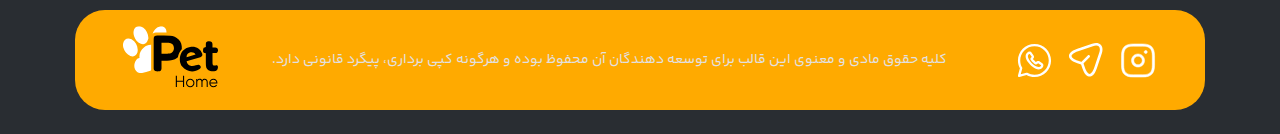
<file: contact-us.html>
﻿<html dir="rtl" lang="fa-IR">

<!-- Mirrored from theme-code.ir/pet-home/contact-us.html by HTTrack Website Copier/3.x [XR&CO'2014], Tue, 13 Jun 2023 16:56:59 GMT -->
<head>
    <title>صفحه تماس با ما - دمو 1</title>
    <meta charset="UTF-8">
    <meta http-equiv="X-UA-Compatible" content="IE=edge">
    <meta name="viewport" content="width=device-width, initial-scale=1.0 , maximum-scale=1">
    <link href="Css/Main.css" rel="stylesheet" />
    <link href="Css/Menu.css" rel="stylesheet" />
    <link href="Css/Style.css" rel="stylesheet" />
    <link href="Css/owl.carousel.min.css" rel="stylesheet" />
    <link href="Css/owl.theme.min.css" rel="stylesheet" />
</head>

<body class="rtl">
    <div class="main_wrap">
    <div class="of-site-mask"></div>
    
    <div class="off-canvas-wrap ">
            <div class="close-off-canvas-wrap">
                <a href="#" id="of-close-off-canvas">
                    <svg class="mt-3" width="12" height="12" viewBox="0 0 22 22" fill="none" xmlns="http://www.w3.org/2000/svg">
                        <path d="M2 3L18.9706 19.9706" stroke="black" stroke-width="4" stroke-linecap="round"/>
                        <path d="M19.0874 2.47266L2.11684 19.4432" stroke="black" stroke-width="4" stroke-linecap="round"/>
                    </svg>
                </a>
            </div>

            <div class="off-canvas-inner">
                <div id="of-mobile-nav" class="mobile-menu-wrap">
                        <div class="d-block text-center my-3">
                            <a href="Index.html" class="current py-2">
                                <img src="Img/logo.svg" />
                            </a>
                        </div> 
                    <ul class="mobile-menu">
                        <li class="current-menu-item">
                            <a href="Index.html">صفحه اصلی</a>
                        </li>
                        <li class="current-menu-item">
                            <a href="shop.html">محصولات</a>
                        </li>
                        <li class="current-menu-item">
                            <a href="gallery.html">گالری</a>
                        </li>
                        <li class="current-menu-item">
                            <a href="blog.html">وبلاگ</a>
                        </li>
                        <li class="current-menu-item">
                            <a href="about-us.html">درباره ما</a>
                        </li>      
                        <li class="current-menu-item">
                            <a href="contact-us.html">تماس با ما</a>
                        </li>
                    </ul>
                </div>
            </div>
    </div>

    <header class="main_header wide_header">
            <div class="header_container">
                <div class="menu_wrapper menu_sticky header-btop">
                    <div class="container p_relative h86">

                        <div id="navigation" class="of-drop-down of-main-menu" role="navigation">
                            <ul class="menu">
                                <li>
                                    <a href="Index.html" class="current py-2">
                                        <img src="Img/logo.svg" />
                                    </a>
                                </li>
                                <li><a href="Index.html" target="_blank">صفحه اصلی</a></li>

                                <li><a href="shop.html" target="_blank">محصولات</a></li>

                                <li><a href="gallery.html" target="_blank">گالری</a></li>

                                <li><a href="blog.html" target="_blank">وبلاگ</a></li>
                        
                                <li><a href="about-us.html" target="_blank">درباره ما</a></li>
                                <li><a href="contact-us.html" target="_blank">تماس با ما</a></li>
                            </ul>
                        </div>

                        <div class="m_login d-flex">
                            <div class="shoping-cart radius30">
                                <a href="cart.html">
                                <svg width="24" height="24" viewBox="0 0 24 24" fill="none" xmlns="http://www.w3.org/2000/svg">
                                    <path d="M2 2H3.74001C4.82001 2 5.67 2.93 5.58 4L4.75 13.96C4.61 15.59 5.89999 16.99 7.53999 16.99H18.19C19.63 16.99 20.89 15.81 21 14.38L21.54 6.88C21.66 5.22 20.4 3.87 18.73 3.87H5.82001" stroke="#222221" stroke-width="1.5" stroke-miterlimit="10" stroke-linecap="round" stroke-linejoin="round"/>
                                    <path d="M16.25 22C16.9404 22 17.5 21.4404 17.5 20.75C17.5 20.0596 16.9404 19.5 16.25 19.5C15.5596 19.5 15 20.0596 15 20.75C15 21.4404 15.5596 22 16.25 22Z" stroke="#222221" stroke-width="1.5" stroke-miterlimit="10" stroke-linecap="round" stroke-linejoin="round"/>
                                    <path d="M8.25 22C8.94036 22 9.5 21.4404 9.5 20.75C9.5 20.0596 8.94036 19.5 8.25 19.5C7.55964 19.5 7 20.0596 7 20.75C7 21.4404 7.55964 22 8.25 22Z" stroke="#222221" stroke-width="1.5" stroke-miterlimit="10" stroke-linecap="round" stroke-linejoin="round"/>
                                    <path d="M9 8H21" stroke="#222221" stroke-width="1.5" stroke-miterlimit="10" stroke-linecap="round" stroke-linejoin="round"/>
                                </svg>
                            </a>                                                    
                           </div>
                                <div class="login px-4 py-2 radius55 d-flex align-items-center">
                                    
                                    <svg width="24" height="24" viewBox="0 0 24 24" fill="none" xmlns="http://www.w3.org/2000/svg">
                                        <path d="M14.4399 19.05L15.9599 20.57L18.9999 17.53" stroke="white" stroke-width="1.5" stroke-linecap="round" stroke-linejoin="round"/>
                                        <path d="M12.1601 10.87C12.0601 10.86 11.9401 10.86 11.8301 10.87C9.4501 10.79 7.5601 8.84 7.5601 6.44C7.5501 3.99 9.5401 2 11.9901 2C14.4401 2 16.4301 3.99 16.4301 6.44C16.4301 8.84 14.5301 10.79 12.1601 10.87Z" stroke="white" stroke-width="1.5" stroke-linecap="round" stroke-linejoin="round"/>
                                        <path d="M11.99 21.8099C10.17 21.8099 8.36004 21.3499 6.98004 20.4299C4.56004 18.8099 4.56004 16.1699 6.98004 14.5599C9.73004 12.7199 14.24 12.7199 16.99 14.5599" stroke="white" stroke-width="1.5" stroke-linecap="round" stroke-linejoin="round"/>
                                    </svg>    
                                    <a class="mr-2" href="login.html">ثبت نام | ورود</a>
                                </div>
                        </div>

                        <div class="is-show mobile-nav-button">
                            <a id="of-trigger" class="icon-wrap" href="#">
                                <svg width="35" height="35" viewBox="0 0 24 24" fill="none" xmlns="http://www.w3.org/2000/svg">
                                    <path d="M17.5401 8.81063C19.1748 8.81063 20.5001 7.48539 20.5001 5.85062C20.5001 4.21586 19.1748 2.89062 17.5401 2.89062C15.9053 2.89062 14.5801 4.21586 14.5801 5.85062C14.5801 7.48539 15.9053 8.81063 17.5401 8.81063Z" fill="#292D32"/>
                                    <path d="M6.46 8.81063C8.09476 8.81063 9.42 7.48539 9.42 5.85062C9.42 4.21586 8.09476 2.89062 6.46 2.89062C4.82524 2.89062 3.5 4.21586 3.5 5.85062C3.5 7.48539 4.82524 8.81063 6.46 8.81063Z" fill="#292D32"/>
                                    <path d="M17.5401 21.1095C19.1748 21.1095 20.5001 19.7842 20.5001 18.1495C20.5001 16.5147 19.1748 15.1895 17.5401 15.1895C15.9053 15.1895 14.5801 16.5147 14.5801 18.1495C14.5801 19.7842 15.9053 21.1095 17.5401 21.1095Z" fill="#292D32"/>
                                    <path d="M6.46 21.1095C8.09476 21.1095 9.42 19.7842 9.42 18.1495C9.42 16.5147 8.09476 15.1895 6.46 15.1895C4.82524 15.1895 3.5 16.5147 3.5 18.1495C3.5 19.7842 4.82524 21.1095 6.46 21.1095Z" fill="#292D32"/>
                                    </svg>
                            </a>        
                        </div>

                        <div class="logo-mobile d-none">
                            <a href="Index.html" class="current py-2">
                                <img src="Img/logo.svg" />
                            </a>
                        </div> 

                    </div>
                </div>
            </div>
    </header>

    <div class="clearfix"></div>
    
    <section class="container-fluid bkg p-0">
            <div class="row">
                <div class="col-lg-12 p-0 mb-3">
                    <div class="bg-package d-flex align-items-center justify-content-center">
                        <div class="breadcrumb radius15">
                            <ul class="d-flex align-items-center">
                                <li><a href="#">خانه</a></li>
                                <svg width="12" height="11" viewBox="0 0 12 11" fill="none" xmlns="http://www.w3.org/2000/svg">
                                    <path d="M10.8019 6.17453H2.56566C2.00285 6.17453 1.53613 5.70782 1.53613 5.14501C1.53613 4.5822 2.00285 4.11548 2.56566 4.11548H10.8019C11.3647 4.11548 11.8314 4.5822 11.8314 5.14501C11.8314 5.70782 11.3647 6.17453 10.8019 6.17453Z" fill="#292D32"/>
                                    <path d="M5.31096 10.2918C5.05014 10.2918 4.78933 10.1958 4.58342 9.98985L0.465311 5.87174C0.067227 5.47366 0.067227 4.81476 0.465311 4.41667L4.58342 0.298563C4.98151 -0.099521 5.64041 -0.099521 6.03849 0.298563C6.43657 0.696647 6.43657 1.35554 6.03849 1.75363L2.64791 5.14421L6.03849 8.53479C6.43657 8.93287 6.43657 9.59177 6.03849 9.98985C5.83258 10.1958 5.57177 10.2918 5.31096 10.2918Z" fill="#292D32"/>
                                </svg>
                                <li><a href="#" class="current">تماس با ما</a></li>
                            </ul>
                        </div>
                    </div>
                </div>
            </div>
    </section>
       
    <section class="text-lg-right text-center my-4">
        <div class="container">
            <div class="row">
              <div class="col-lg-7 pl-lg-5 order-2 order-lg-1">
                <div class="d-flex align-items-center justify-content-between">
            <div class="d-flex align-items-center mb-1">
                <svg width="41" height="41" viewBox="0 0 41 41" fill="none" xmlns="http://www.w3.org/2000/svg">
                    <path d="M26.2658 0.97876C28.7008 0.97876 30.6746 4.67863 30.6746 7.81348C30.6746 10.9483 28.7008 13.489 26.2658 13.489C23.8307 13.489 21.8569 10.9479 21.8569 7.81348C21.8569 4.6791 23.8307 0.97876 26.2658 0.97876Z" fill="#FFAA00"/>
                    <path d="M13.7387 0.97876C16.1737 0.97876 18.1475 4.67863 18.1475 7.81348C18.1475 10.9483 16.1737 13.489 13.7387 13.489C11.3036 13.489 9.32983 10.9479 9.32983 7.81348C9.32983 4.6791 11.3036 0.97876 13.7387 0.97876Z" fill="#FFAA00"/>
                    <path d="M0.534818 17.5109C-0.500563 14.9255 -0.0464077 11.2055 2.01777 10.3819C4.08194 9.55835 6.97583 11.9425 8.01027 14.5283C9.04471 17.1142 8.20934 19.8781 6.1447 20.7017C4.08005 21.5252 1.56879 20.0967 0.534818 17.5109Z" fill="#FFAA00"/>
                    <path d="M39.4698 17.5109C38.4344 20.0963 35.9241 21.5253 33.8599 20.7017C31.7957 19.8782 30.9604 17.1142 31.9943 14.5284C33.0283 11.9426 35.9227 9.55745 37.9868 10.3819C40.051 11.2064 40.5037 14.9251 39.4698 17.5109Z" fill="#FFAA00"/>
                    <path d="M35.776 31.7942C35.3054 29.679 34.1759 27.7667 32.9292 25.9965C30.0075 21.85 25.329 17.6627 20.0025 17.6627C14.698 17.6627 9.99787 21.8491 7.07574 25.9965C5.82905 27.7667 4.7019 29.6766 4.22892 31.7942C3.75593 33.9119 4.01478 36.2805 5.3283 37.9991C6.64182 39.7176 9.13097 40.5816 11.0756 39.649C12.2324 39.0953 13.169 37.9789 14.4448 37.8712C15.6167 37.773 16.6521 38.5608 17.6291 39.2198C18.335 39.696 19.1869 40.1294 20.0025 40.135C20.8181 40.1294 21.6694 39.696 22.3758 39.2198C23.3529 38.5617 24.3882 37.773 25.5601 37.8712C26.836 37.9789 27.7721 39.0934 28.9293 39.649C30.874 40.5816 33.3631 39.7214 34.6766 38.001C35.9902 36.2805 36.249 33.9123 35.776 31.7942ZM24.6424 29.2432C24.0414 30.3403 23.0931 31.3063 22.2921 32.0579C21.8629 32.4609 21.4108 32.8388 20.9381 33.1899H20.9353C20.6648 33.3882 20.338 33.4951 20.0025 33.4951C19.6669 33.4951 19.3402 33.3882 19.0697 33.1899H19.0669C18.5941 32.8388 18.142 32.4609 17.7129 32.0579C16.9128 31.3058 15.9635 30.3403 15.3626 29.2432C14.866 28.3374 14.6067 27.3423 14.8637 26.3053C15.1103 25.3116 15.8953 24.4387 16.8582 24.3169C17.9717 24.1759 19.2683 24.9586 20.0025 25.8573C20.7366 24.9586 22.0332 24.1764 23.1467 24.3174C24.1096 24.4392 24.8946 25.3121 25.1413 26.3058C25.3982 27.3423 25.1389 28.3374 24.6424 29.2432Z" fill="#FFAA00"/>
                </svg>
         
                <h2 class="mr-3">تماس با ما</h2>
                
            </div>    
                            
         
                </div>
                <p class="mb-3">میزبان صدای گرم شما هستیم...</p>

                    <div class="pl-sm-5">
                        <form class="contact-form">
                            <input type="email" class="form-control mb-3" placeholder="ایمیل معتبر">
                            <input type="text" class="form-control mb-3" placeholder="موضوع پیام">
                            <textarea class="form-control mb-3" cols="60" rows="9"  placeholder="متن پیام"></textarea>
                            <button type="submit" class="btn btn-lightorng">ارسال پیام</button>
                        </form>
                    </div>

                </div>
                <div class="col-lg-5 order-1 order-lg-2 mb-5">
                    <img src="Img/contact-us.png" class="img-fluid wapp" />
                </div>
               </div>
        </div>
    </section>

    <section class="container p-md-5 p-4 mt-md-5 mt-2">
        <div class="d-flex align-items-center mb-1">
            <svg width="41" height="41" viewBox="0 0 41 41" fill="none" xmlns="http://www.w3.org/2000/svg">
                <path d="M26.2658 0.97876C28.7008 0.97876 30.6746 4.67863 30.6746 7.81348C30.6746 10.9483 28.7008 13.489 26.2658 13.489C23.8307 13.489 21.8569 10.9479 21.8569 7.81348C21.8569 4.6791 23.8307 0.97876 26.2658 0.97876Z" fill="#FFAA00"/>
                <path d="M13.7387 0.97876C16.1737 0.97876 18.1475 4.67863 18.1475 7.81348C18.1475 10.9483 16.1737 13.489 13.7387 13.489C11.3036 13.489 9.32983 10.9479 9.32983 7.81348C9.32983 4.6791 11.3036 0.97876 13.7387 0.97876Z" fill="#FFAA00"/>
                <path d="M0.534818 17.5109C-0.500563 14.9255 -0.0464077 11.2055 2.01777 10.3819C4.08194 9.55835 6.97583 11.9425 8.01027 14.5283C9.04471 17.1142 8.20934 19.8781 6.1447 20.7017C4.08005 21.5252 1.56879 20.0967 0.534818 17.5109Z" fill="#FFAA00"/>
                <path d="M39.4698 17.5109C38.4344 20.0963 35.9241 21.5253 33.8599 20.7017C31.7957 19.8782 30.9604 17.1142 31.9943 14.5284C33.0283 11.9426 35.9227 9.55745 37.9868 10.3819C40.051 11.2064 40.5037 14.9251 39.4698 17.5109Z" fill="#FFAA00"/>
                <path d="M35.776 31.7942C35.3054 29.679 34.1759 27.7667 32.9292 25.9965C30.0075 21.85 25.329 17.6627 20.0025 17.6627C14.698 17.6627 9.99787 21.8491 7.07574 25.9965C5.82905 27.7667 4.7019 29.6766 4.22892 31.7942C3.75593 33.9119 4.01478 36.2805 5.3283 37.9991C6.64182 39.7176 9.13097 40.5816 11.0756 39.649C12.2324 39.0953 13.169 37.9789 14.4448 37.8712C15.6167 37.773 16.6521 38.5608 17.6291 39.2198C18.335 39.696 19.1869 40.1294 20.0025 40.135C20.8181 40.1294 21.6694 39.696 22.3758 39.2198C23.3529 38.5617 24.3882 37.773 25.5601 37.8712C26.836 37.9789 27.7721 39.0934 28.9293 39.649C30.874 40.5816 33.3631 39.7214 34.6766 38.001C35.9902 36.2805 36.249 33.9123 35.776 31.7942ZM24.6424 29.2432C24.0414 30.3403 23.0931 31.3063 22.2921 32.0579C21.8629 32.4609 21.4108 32.8388 20.9381 33.1899H20.9353C20.6648 33.3882 20.338 33.4951 20.0025 33.4951C19.6669 33.4951 19.3402 33.3882 19.0697 33.1899H19.0669C18.5941 32.8388 18.142 32.4609 17.7129 32.0579C16.9128 31.3058 15.9635 30.3403 15.3626 29.2432C14.866 28.3374 14.6067 27.3423 14.8637 26.3053C15.1103 25.3116 15.8953 24.4387 16.8582 24.3169C17.9717 24.1759 19.2683 24.9586 20.0025 25.8573C20.7366 24.9586 22.0332 24.1764 23.1467 24.3174C24.1096 24.4392 24.8946 25.3121 25.1413 26.3058C25.3982 27.3423 25.1389 28.3374 24.6424 29.2432Z" fill="#FFAA00"/>
                </svg>
                
                <h2 class="mr-3">با ما در ارتباط باشید</h2>

        </div>   
        <p class="mb-3">لورم ایپسوم متن ساختگی با تولید سادگی نامفهوم برای صنعت چاپ </p>

        <div class="row mb-3 mt-5">
            <div class="col-lg-4 col-md-6">
                <div class="card contact-box mb-3 ">
                    <div class="icon d-flex align-items-center justify-content-center">
                        <svg width="38" height="38" viewBox="0 0 38 38" fill="none" xmlns="http://www.w3.org/2000/svg">
                            <path d="M32.6482 13.3792C30.9857 6.06421 24.6049 2.77087 18.9999 2.77087C18.9999 2.77087 18.9999 2.77087 18.9841 2.77087C13.3949 2.77087 6.99824 6.04837 5.33574 13.3634C3.48324 21.5334 8.48657 28.4525 13.0149 32.8067C14.6932 34.4217 16.8466 35.2292 18.9999 35.2292C21.1532 35.2292 23.3066 34.4217 24.9691 32.8067C29.4974 28.4525 34.5007 21.5492 32.6482 13.3792ZM18.9999 21.3117C16.2449 21.3117 14.0124 19.0792 14.0124 16.3242C14.0124 13.5692 16.2449 11.3367 18.9999 11.3367C21.7549 11.3367 23.9874 13.5692 23.9874 16.3242C23.9874 19.0792 21.7549 21.3117 18.9999 21.3117Z" fill="#FFAA00"/>
                        </svg>
                            
                    </div>
                    <h3 class="pb-2">آدرس ما:</h3>
                    <p>تهران، زعفرانیه، خیابان مقدس اردبیلی</p>
                </div>
            </div>
            <div class="col-lg-4 col-md-6">
                <div class="card contact-box mb-3 ">
                    <div class="icon">
                        <div class="icon d-flex align-items-center justify-content-center">
                            <svg width="38" height="38" viewBox="0 0 38 38" fill="none" xmlns="http://www.w3.org/2000/svg">
                                <path d="M26.9165 5.54163H11.0832C6.33317 5.54163 3.1665 7.91663 3.1665 13.4583V24.5416C3.1665 30.0833 6.33317 32.4583 11.0832 32.4583H26.9165C31.6665 32.4583 34.8332 30.0833 34.8332 24.5416V13.4583C34.8332 7.91663 31.6665 5.54163 26.9165 5.54163ZM27.6607 15.1841L22.7048 19.1425C21.6598 19.9816 20.3298 20.3933 18.9998 20.3933C17.6698 20.3933 16.324 19.9816 15.2948 19.1425L10.339 15.1841C9.83234 14.7725 9.75317 14.0125 10.149 13.5058C10.5607 12.9991 11.3048 12.9041 11.8115 13.3158L16.7673 17.2741C17.9707 18.24 20.0132 18.24 21.2165 17.2741L26.1723 13.3158C26.679 12.9041 27.439 12.9833 27.8348 13.5058C28.2465 14.0125 28.1673 14.7725 27.6607 15.1841Z" fill="#FFAA00"/>
                                </svg>
  
                        </div>
                    </div>
                    <h3 class="pb-2">پست الکترونیکی:</h3>
                    <p>
                        info @ rtl-theme.com
                    </p>
                </div>

            </div>
            <div class="col-lg-4">
                <div class="card contact-box mb-3">
                    <div class="icon">
                        <div class="icon d-flex align-items-center justify-content-center">
                            <svg width="38" height="38" viewBox="0 0 38 38" fill="none" xmlns="http://www.w3.org/2000/svg">
                                <path d="M17.4957 23.6708L14.5665 26.6C13.949 27.2175 12.9673 27.2175 12.334 26.6158C12.1598 26.4416 11.9857 26.2833 11.8115 26.1091C10.1807 24.4625 8.70817 22.7366 7.394 20.9316C6.09567 19.1266 5.05067 17.3216 4.29067 15.5325C3.5465 13.7275 3.1665 12.0016 3.1665 10.355C3.1665 9.27829 3.3565 8.24913 3.7365 7.29913C4.1165 6.33329 4.71817 5.44663 5.55734 4.65496C6.57067 3.65746 7.679 3.16663 8.85067 3.16663C9.294 3.16663 9.73734 3.26163 10.1332 3.45163C10.5448 3.64163 10.909 3.92663 11.194 4.33829L14.8673 9.51579C15.1523 9.91163 15.3582 10.2758 15.5007 10.6241C15.6432 10.9566 15.7223 11.2891 15.7223 11.59C15.7223 11.97 15.6115 12.35 15.3898 12.7141C15.184 13.0783 14.8832 13.4583 14.5032 13.8383L13.2998 15.0891C13.1257 15.2633 13.0465 15.4691 13.0465 15.7225C13.0465 15.8491 13.0623 15.96 13.094 16.0866C13.1415 16.2133 13.189 16.3083 13.2207 16.4033C13.5057 16.9258 13.9965 17.6066 14.6932 18.43C15.4057 19.2533 16.1657 20.0925 16.989 20.9316C17.1473 21.09 17.3215 21.2483 17.4798 21.4066C18.1132 22.0241 18.129 23.0375 17.4957 23.6708Z" fill="#FFAA00"/>
                                <path d="M34.786 29.0225C34.786 29.4658 34.7069 29.925 34.5485 30.3683C34.501 30.495 34.4535 30.6216 34.3902 30.7483C34.121 31.3183 33.7727 31.8566 33.3135 32.3633C32.5377 33.2183 31.6827 33.8358 30.7169 34.2316C30.701 34.2316 30.6852 34.2475 30.6694 34.2475C29.7352 34.6275 28.7219 34.8333 27.6294 34.8333C26.0144 34.8333 24.2885 34.4533 22.4677 33.6775C20.6469 32.9016 18.826 31.8566 17.021 30.5425C16.4035 30.0833 15.786 29.6241 15.2002 29.1333L20.3777 23.9558C20.821 24.2883 21.2169 24.5416 21.5494 24.7158C21.6285 24.7475 21.7235 24.795 21.8344 24.8425C21.961 24.89 22.0877 24.9058 22.2302 24.9058C22.4994 24.9058 22.7052 24.8108 22.8794 24.6366L24.0827 23.4491C24.4785 23.0533 24.8585 22.7525 25.2227 22.5625C25.5869 22.3408 25.951 22.23 26.3469 22.23C26.6477 22.23 26.9644 22.2933 27.3127 22.4358C27.661 22.5783 28.0252 22.7841 28.421 23.0533L33.6619 26.7741C34.0735 27.0591 34.3585 27.3916 34.5327 27.7875C34.691 28.1833 34.786 28.5791 34.786 29.0225Z" fill="#FFAA00"/>
                                </svg>
                                
                                
                                
                        </div>
                    </div>
                    <h3 class="pb-2">تلفن تماس:</h3>
 
                    <p>09123456789</p>
                </div>

            </div>
        </div>

    </section>

    <footer class="footer-parent pt-4 pb-4">
        <div class="container footer-wrap">
    
            <div class="row py-3">
    
            <div class="col-lg-5 col-md-6 col-sm-12 px-md-3 mb-4 pl-lg-5">
                <div class="d-flex align-items-center mb-4">
                    <svg width="41" height="41" viewBox="0 0 41 41" fill="none" xmlns="http://www.w3.org/2000/svg">
                        <path d="M26.2658 0.97876C28.7008 0.97876 30.6746 4.67863 30.6746 7.81348C30.6746 10.9483 28.7008 13.489 26.2658 13.489C23.8307 13.489 21.8569 10.9479 21.8569 7.81348C21.8569 4.6791 23.8307 0.97876 26.2658 0.97876Z" fill="#FFAA00"/>
                        <path d="M13.7387 0.97876C16.1737 0.97876 18.1475 4.67863 18.1475 7.81348C18.1475 10.9483 16.1737 13.489 13.7387 13.489C11.3036 13.489 9.32983 10.9479 9.32983 7.81348C9.32983 4.6791 11.3036 0.97876 13.7387 0.97876Z" fill="#FFAA00"/>
                        <path d="M0.534818 17.5109C-0.500563 14.9255 -0.0464077 11.2055 2.01777 10.3819C4.08194 9.55835 6.97583 11.9425 8.01027 14.5283C9.04471 17.1142 8.20934 19.8781 6.1447 20.7017C4.08005 21.5252 1.56879 20.0967 0.534818 17.5109Z" fill="#FFAA00"/>
                        <path d="M39.4698 17.5109C38.4344 20.0963 35.9241 21.5253 33.8599 20.7017C31.7957 19.8782 30.9604 17.1142 31.9943 14.5284C33.0283 11.9426 35.9227 9.55745 37.9868 10.3819C40.051 11.2064 40.5037 14.9251 39.4698 17.5109Z" fill="#FFAA00"/>
                        <path d="M35.776 31.7942C35.3054 29.679 34.1759 27.7667 32.9292 25.9965C30.0075 21.85 25.329 17.6627 20.0025 17.6627C14.698 17.6627 9.99787 21.8491 7.07574 25.9965C5.82905 27.7667 4.7019 29.6766 4.22892 31.7942C3.75593 33.9119 4.01478 36.2805 5.3283 37.9991C6.64182 39.7176 9.13097 40.5816 11.0756 39.649C12.2324 39.0953 13.169 37.9789 14.4448 37.8712C15.6167 37.773 16.6521 38.5608 17.6291 39.2198C18.335 39.696 19.1869 40.1294 20.0025 40.135C20.8181 40.1294 21.6694 39.696 22.3758 39.2198C23.3529 38.5617 24.3882 37.773 25.5601 37.8712C26.836 37.9789 27.7721 39.0934 28.9293 39.649C30.874 40.5816 33.3631 39.7214 34.6766 38.001C35.9902 36.2805 36.249 33.9123 35.776 31.7942ZM24.6424 29.2432C24.0414 30.3403 23.0931 31.3063 22.2921 32.0579C21.8629 32.4609 21.4108 32.8388 20.9381 33.1899H20.9353C20.6648 33.3882 20.338 33.4951 20.0025 33.4951C19.6669 33.4951 19.3402 33.3882 19.0697 33.1899H19.0669C18.5941 32.8388 18.142 32.4609 17.7129 32.0579C16.9128 31.3058 15.9635 30.3403 15.3626 29.2432C14.866 28.3374 14.6067 27.3423 14.8637 26.3053C15.1103 25.3116 15.8953 24.4387 16.8582 24.3169C17.9717 24.1759 19.2683 24.9586 20.0025 25.8573C20.7366 24.9586 22.0332 24.1764 23.1467 24.3174C24.1096 24.4392 24.8946 25.3121 25.1413 26.3058C25.3982 27.3423 25.1389 28.3374 24.6424 29.2432Z" fill="#FFAA00"/>
                        </svg>
                        
                        <h2 class="mr-3 color-white">راه های ارتباطی</h2>
                </div>
                    <div class="mb-2 text-right">
              
                        <p>پت هوم،  سرزمین حیوانات خانگی با محصولات باکیفیت برای پت های شما</p>
           
                   <div class="d-flex align-items-center my-3">
                    <svg width="22" height="26" viewBox="0 0 22 26" fill="none" xmlns="http://www.w3.org/2000/svg">
                        <path fill-rule="evenodd" clip-rule="evenodd" d="M14.3334 11.0006C14.3334 9.15894 12.8411 7.66663 11.0008 7.66663C9.15906 7.66663 7.66675 9.15894 7.66675 11.0006C7.66675 12.841 9.15906 14.3333 11.0008 14.3333C12.8411 14.3333 14.3334 12.841 14.3334 11.0006Z" stroke="#FFB500" stroke-width="1.5" stroke-linecap="round" stroke-linejoin="round"/>
                        <path fill-rule="evenodd" clip-rule="evenodd" d="M10.9993 25C9.40138 25 1 18.1978 1 11.0844C1 5.51552 5.47613 1 10.9993 1C16.5226 1 21 5.51552 21 11.0844C21 18.1978 12.5973 25 10.9993 25Z" stroke="#FFB500" stroke-width="1.5" stroke-linecap="round" stroke-linejoin="round"/>
                        </svg>   
                    <p class="mr-2">آدرس  : تهران، زعفرانیه، خیابان مقدس اردبیلی، راست چین</p>
                   </div>
    
                   <div class="d-flex justify-content-between">
                    <div class="d-flex align-items-center my-3">
                        <svg width="22" height="21" viewBox="0 0 22 21" fill="none" xmlns="http://www.w3.org/2000/svg">
                            <path d="M13.353 1C17.054 1.411 19.978 4.331 20.393 8.032" stroke="#FFB500" stroke-width="1.5" stroke-linecap="round" stroke-linejoin="round"/>
                            <path d="M13.353 4.54297C15.124 4.88697 16.508 6.27197 16.853 8.04297" stroke="#FFB500" stroke-width="1.5" stroke-linecap="round" stroke-linejoin="round"/>
                            <path fill-rule="evenodd" clip-rule="evenodd" d="M10.0315 10.9724C14.0205 14.9604 14.9254 10.3467 17.4653 12.8848C19.9138 15.3328 21.3222 15.8232 18.2188 18.9247C17.8302 19.237 15.3613 22.9943 6.68447 14.3197C-1.99341 5.644 1.76157 3.17244 2.07394 2.78395C5.18377 -0.326154 5.66682 1.08938 8.11539 3.53733C10.6541 6.0765 6.04254 6.98441 10.0315 10.9724Z" stroke="#FFB500" stroke-width="1.5" stroke-linecap="round" stroke-linejoin="round"/>
                            </svg>
                              
                        <p class="mr-2">09123456789</p>
                       </div>
                       <div class="d-flex align-items-center my-3">
                        <svg width="22" height="20" viewBox="0 0 22 20" fill="none" xmlns="http://www.w3.org/2000/svg">
                            <path d="M16.9026 6.8512L12.4593 10.4642C11.6198 11.1302 10.4387 11.1302 9.59919 10.4642L5.11841 6.8512" stroke="#FFB500" stroke-width="1.5" stroke-linecap="round" stroke-linejoin="round"/>
                            <path fill-rule="evenodd" clip-rule="evenodd" d="M15.9089 19C18.9502 19.0084 21 16.5095 21 13.4384V6.57001C21 3.49883 18.9502 1 15.9089 1H6.09114C3.04979 1 1 3.49883 1 6.57001V13.4384C1 16.5095 3.04979 19.0084 6.09114 19H15.9089Z" stroke="#FFB500" stroke-width="1.5" stroke-linecap="round" stroke-linejoin="round"/>
                            </svg>
                            
                              
                        <p class="mr-2">info @ rtl-theme.com</p>
                       </div>
                   </div>
    
    
    
                  
                    </div>
       
            </div>
    
            <div class="col-lg-3 col-md-6 col-sm-6 mb-4">
                <div class="d-flex align-items-center mb-4">
                    <svg width="41" height="41" viewBox="0 0 41 41" fill="none" xmlns="http://www.w3.org/2000/svg">
                        <path d="M26.2658 0.97876C28.7008 0.97876 30.6746 4.67863 30.6746 7.81348C30.6746 10.9483 28.7008 13.489 26.2658 13.489C23.8307 13.489 21.8569 10.9479 21.8569 7.81348C21.8569 4.6791 23.8307 0.97876 26.2658 0.97876Z" fill="#FFAA00"/>
                        <path d="M13.7387 0.97876C16.1737 0.97876 18.1475 4.67863 18.1475 7.81348C18.1475 10.9483 16.1737 13.489 13.7387 13.489C11.3036 13.489 9.32983 10.9479 9.32983 7.81348C9.32983 4.6791 11.3036 0.97876 13.7387 0.97876Z" fill="#FFAA00"/>
                        <path d="M0.534818 17.5109C-0.500563 14.9255 -0.0464077 11.2055 2.01777 10.3819C4.08194 9.55835 6.97583 11.9425 8.01027 14.5283C9.04471 17.1142 8.20934 19.8781 6.1447 20.7017C4.08005 21.5252 1.56879 20.0967 0.534818 17.5109Z" fill="#FFAA00"/>
                        <path d="M39.4698 17.5109C38.4344 20.0963 35.9241 21.5253 33.8599 20.7017C31.7957 19.8782 30.9604 17.1142 31.9943 14.5284C33.0283 11.9426 35.9227 9.55745 37.9868 10.3819C40.051 11.2064 40.5037 14.9251 39.4698 17.5109Z" fill="#FFAA00"/>
                        <path d="M35.776 31.7942C35.3054 29.679 34.1759 27.7667 32.9292 25.9965C30.0075 21.85 25.329 17.6627 20.0025 17.6627C14.698 17.6627 9.99787 21.8491 7.07574 25.9965C5.82905 27.7667 4.7019 29.6766 4.22892 31.7942C3.75593 33.9119 4.01478 36.2805 5.3283 37.9991C6.64182 39.7176 9.13097 40.5816 11.0756 39.649C12.2324 39.0953 13.169 37.9789 14.4448 37.8712C15.6167 37.773 16.6521 38.5608 17.6291 39.2198C18.335 39.696 19.1869 40.1294 20.0025 40.135C20.8181 40.1294 21.6694 39.696 22.3758 39.2198C23.3529 38.5617 24.3882 37.773 25.5601 37.8712C26.836 37.9789 27.7721 39.0934 28.9293 39.649C30.874 40.5816 33.3631 39.7214 34.6766 38.001C35.9902 36.2805 36.249 33.9123 35.776 31.7942ZM24.6424 29.2432C24.0414 30.3403 23.0931 31.3063 22.2921 32.0579C21.8629 32.4609 21.4108 32.8388 20.9381 33.1899H20.9353C20.6648 33.3882 20.338 33.4951 20.0025 33.4951C19.6669 33.4951 19.3402 33.3882 19.0697 33.1899H19.0669C18.5941 32.8388 18.142 32.4609 17.7129 32.0579C16.9128 31.3058 15.9635 30.3403 15.3626 29.2432C14.866 28.3374 14.6067 27.3423 14.8637 26.3053C15.1103 25.3116 15.8953 24.4387 16.8582 24.3169C17.9717 24.1759 19.2683 24.9586 20.0025 25.8573C20.7366 24.9586 22.0332 24.1764 23.1467 24.3174C24.1096 24.4392 24.8946 25.3121 25.1413 26.3058C25.3982 27.3423 25.1389 28.3374 24.6424 29.2432Z" fill="#FFAA00"/>
                        </svg>
                        
                        <h2 class="mr-3 color-white">پیوندها</h2>
                </div>
                <ul class="footer-category text-center">
                    <li>
                        <a href="index-2.html">صفحه اصلی</a>
                    </li>
                    <li>
                        <a href="about-us.html">درباره ما</a>
                    </li>
                    <li>
                        <a href="shop.html">محصولات</a>
                    </li>
                    <li>
                        <a href="contact-us.html">تماس با ما</a>
                    </li>
    
                  
           
                </ul>
            </div>
    
            <div class="col-lg-4 col-md-6  col-sm-12 mb-4">
                    <div class="d-flex align-items-center mb-4">
                        <svg width="41" height="41" viewBox="0 0 41 41" fill="none" xmlns="http://www.w3.org/2000/svg">
                            <path d="M26.2658 0.97876C28.7008 0.97876 30.6746 4.67863 30.6746 7.81348C30.6746 10.9483 28.7008 13.489 26.2658 13.489C23.8307 13.489 21.8569 10.9479 21.8569 7.81348C21.8569 4.6791 23.8307 0.97876 26.2658 0.97876Z" fill="#FFAA00"/>
                            <path d="M13.7387 0.97876C16.1737 0.97876 18.1475 4.67863 18.1475 7.81348C18.1475 10.9483 16.1737 13.489 13.7387 13.489C11.3036 13.489 9.32983 10.9479 9.32983 7.81348C9.32983 4.6791 11.3036 0.97876 13.7387 0.97876Z" fill="#FFAA00"/>
                            <path d="M0.534818 17.5109C-0.500563 14.9255 -0.0464077 11.2055 2.01777 10.3819C4.08194 9.55835 6.97583 11.9425 8.01027 14.5283C9.04471 17.1142 8.20934 19.8781 6.1447 20.7017C4.08005 21.5252 1.56879 20.0967 0.534818 17.5109Z" fill="#FFAA00"/>
                            <path d="M39.4698 17.5109C38.4344 20.0963 35.9241 21.5253 33.8599 20.7017C31.7957 19.8782 30.9604 17.1142 31.9943 14.5284C33.0283 11.9426 35.9227 9.55745 37.9868 10.3819C40.051 11.2064 40.5037 14.9251 39.4698 17.5109Z" fill="#FFAA00"/>
                            <path d="M35.776 31.7942C35.3054 29.679 34.1759 27.7667 32.9292 25.9965C30.0075 21.85 25.329 17.6627 20.0025 17.6627C14.698 17.6627 9.99787 21.8491 7.07574 25.9965C5.82905 27.7667 4.7019 29.6766 4.22892 31.7942C3.75593 33.9119 4.01478 36.2805 5.3283 37.9991C6.64182 39.7176 9.13097 40.5816 11.0756 39.649C12.2324 39.0953 13.169 37.9789 14.4448 37.8712C15.6167 37.773 16.6521 38.5608 17.6291 39.2198C18.335 39.696 19.1869 40.1294 20.0025 40.135C20.8181 40.1294 21.6694 39.696 22.3758 39.2198C23.3529 38.5617 24.3882 37.773 25.5601 37.8712C26.836 37.9789 27.7721 39.0934 28.9293 39.649C30.874 40.5816 33.3631 39.7214 34.6766 38.001C35.9902 36.2805 36.249 33.9123 35.776 31.7942ZM24.6424 29.2432C24.0414 30.3403 23.0931 31.3063 22.2921 32.0579C21.8629 32.4609 21.4108 32.8388 20.9381 33.1899H20.9353C20.6648 33.3882 20.338 33.4951 20.0025 33.4951C19.6669 33.4951 19.3402 33.3882 19.0697 33.1899H19.0669C18.5941 32.8388 18.142 32.4609 17.7129 32.0579C16.9128 31.3058 15.9635 30.3403 15.3626 29.2432C14.866 28.3374 14.6067 27.3423 14.8637 26.3053C15.1103 25.3116 15.8953 24.4387 16.8582 24.3169C17.9717 24.1759 19.2683 24.9586 20.0025 25.8573C20.7366 24.9586 22.0332 24.1764 23.1467 24.3174C24.1096 24.4392 24.8946 25.3121 25.1413 26.3058C25.3982 27.3423 25.1389 28.3374 24.6424 29.2432Z" fill="#FFAA00"/>
                            </svg>
                            
                            <h2 class="mr-3 color-white">ساعت کاری</h2>
                    </div>
                    <div class=" mb-2 text-right">
                   
                        <div class="bg-clock p-4 radius30">
                            <div class="clock-pet px-3 py-2">
                                <p>شنبه - چهارشنبه:</p>
                                <p>8:00 - 15:00</p>
                            </div>
                        
                            <div class="clock-pet px-3 py-2">
                                <p>پنجشنبه:</p>
                                <p>8:00 - 12:00</p>
                            </div>
             
                            <div class="clock-pet px-3 py-2">
                                <p>جمعه:</p>
                                <p>تعطیل</p>
                            </div>
                 
                        </div>
    
                    </div>
            </div>
    
    
            </div>
    
    
            <div class="d-flex align-items-center justify-content-between copyright py-3 px-5 radius30">
    
    
                <div class="media-icone d-flex align-items-center">
                    <svg width="38" height="37" viewBox="0 0 38 37" fill="none" xmlns="http://www.w3.org/2000/svg">
                        <path d="M23.6403 35.073H14.3903C6.01905 35.073 2.44238 31.4963 2.44238 23.125V13.875C2.44238 5.50379 6.01905 1.92712 14.3903 1.92712H23.6403C32.0115 1.92712 35.5882 5.50379 35.5882 13.875V23.125C35.5882 31.4963 32.0115 35.073 23.6403 35.073ZM14.3903 4.23962C7.28322 4.23962 4.75488 6.76796 4.75488 13.875V23.125C4.75488 30.2321 7.28322 32.7605 14.3903 32.7605H23.6403C30.7474 32.7605 33.2757 30.2321 33.2757 23.125V13.875C33.2757 6.76796 30.7474 4.23962 23.6403 4.23962H14.3903Z" fill="white" stroke="white" stroke-width="0.5"/>
                        <path d="M19.0155 25.052C15.408 25.052 12.4634 22.1075 12.4634 18.5C12.4634 14.8925 15.408 11.9479 19.0155 11.9479C22.623 11.9479 25.5675 14.8925 25.5675 18.5C25.5675 22.1075 22.623 25.052 19.0155 25.052ZM19.0155 14.2604C16.6721 14.2604 14.7759 16.1566 14.7759 18.5C14.7759 20.8433 16.6721 22.7395 19.0155 22.7395C21.3588 22.7395 23.255 20.8433 23.255 18.5C23.255 16.1566 21.3588 14.2604 19.0155 14.2604Z" fill="white" stroke="white" stroke-width="0.5"/>
                        <path d="M26.7238 11.5625C26.5234 11.5625 26.323 11.5162 26.138 11.4391C25.953 11.3621 25.7834 11.2541 25.6292 11.1154C25.4905 10.9612 25.3671 10.7916 25.29 10.6066C25.213 10.4216 25.1821 10.2212 25.1821 10.0208C25.1821 9.82039 25.213 9.61997 25.29 9.43497C25.3825 9.23456 25.4905 9.08039 25.6292 8.92622C25.7063 8.86456 25.7834 8.78747 25.8605 8.74122C25.953 8.67956 26.0455 8.63331 26.138 8.60247C26.2305 8.55622 26.323 8.52539 26.4309 8.50997C26.9242 8.40206 27.4484 8.57164 27.8184 8.92622C27.9571 9.08039 28.065 9.23456 28.1421 9.43497C28.2192 9.61997 28.2655 9.82039 28.2655 10.0208C28.2655 10.2212 28.2192 10.4216 28.1421 10.6066C28.065 10.7916 27.9571 10.9612 27.8184 11.1154C27.6642 11.2541 27.4946 11.3621 27.3096 11.4391C27.1246 11.5162 26.9242 11.5625 26.7238 11.5625Z" fill="white" stroke="white" stroke-width="0.5"/>
                    </svg>
                    <svg width="34" height="34" viewBox="0 0 33 33" fill="none" xmlns="http://www.w3.org/2000/svg">
                            <path d="M19.9851 32.533C17.9934 32.533 15.1745 31.132 12.9465 24.4309L11.7311 20.785L8.08521 19.5697C1.40099 17.3416 0 14.5228 0 12.531C0 10.5561 1.40099 7.72039 8.08521 5.47544L22.4158 0.698585C25.9942 -0.499848 28.9818 -0.145382 30.8217 1.67759C32.6615 3.50056 33.016 6.50508 31.8176 10.0835L27.0407 24.4141C24.7958 31.132 21.9769 32.533 19.9851 32.533ZM8.87854 7.88919C4.18608 9.45897 2.51502 11.3157 2.51502 12.531C2.51502 13.7463 4.18608 15.603 8.87854 17.1559L13.1321 18.5738C13.5035 18.692 13.8073 18.9958 13.9255 19.3671L15.3433 23.6207C16.8962 28.3132 18.7698 29.9842 19.9851 29.9842C21.2005 29.9842 23.0572 28.3132 24.627 23.6207L29.4038 9.29017C30.2647 6.69075 30.1128 4.56396 29.0156 3.4668C27.9184 2.36964 25.7916 2.23461 23.2091 3.09545L8.87854 7.88919Z" fill="white"/>
                            <path d="M13.0484 20.3293C12.7276 20.3293 12.4069 20.2112 12.1537 19.958C11.6642 19.4685 11.6642 18.6583 12.1537 18.1688L18.1966 12.1091C18.6861 11.6196 19.4963 11.6196 19.9858 12.1091C20.4753 12.5986 20.4753 13.4088 19.9858 13.8983L13.943 19.958C13.7066 20.2112 13.3691 20.3293 13.0484 20.3293Z" fill="white"/>
                    </svg>
                    <svg width="37" height="37" viewBox="0 0 24 24" fill="none" xmlns="http://www.w3.org/2000/svg">
                                <path d="M2.00014 22.7502C1.80014 22.7502 1.61011 22.6702 1.47011 22.5302C1.28011 22.3402 1.20016 22.0602 1.27016 21.8002L2.53017 17.0902C1.69017 15.5302 1.25014 13.7702 1.25014 11.9902C1.25014 6.06023 6.07014 1.24023 12.0001 1.24023C17.9301 1.24023 22.7501 6.06023 22.7501 11.9902C22.7501 17.9202 17.9301 22.7402 12.0001 22.7402C10.1901 22.7402 8.42017 22.2902 6.84017 21.4302L2.20015 22.7202C2.13015 22.7402 2.07014 22.7502 2.00014 22.7502ZM6.94014 19.8802C7.07014 19.8802 7.20015 19.9203 7.32015 19.9803C8.73015 20.8103 10.3501 21.2502 12.0001 21.2502C17.1001 21.2502 21.2501 17.1002 21.2501 12.0002C21.2501 6.90024 17.1001 2.75024 12.0001 2.75024C6.90014 2.75024 2.75014 6.90024 2.75014 12.0002C2.75014 13.6302 3.18013 15.2202 3.99013 16.6202C4.09013 16.7902 4.12015 17.0002 4.07015 17.1902L3.07015 20.9302L6.75014 19.9102C6.81014 19.8902 6.88014 19.8802 6.94014 19.8802Z" fill="white"/>
                                <path d="M14.7402 17.7603C14.1202 17.7603 13.4802 17.6203 12.8102 17.3303C12.1802 17.0603 11.5502 16.7003 10.9402 16.2503C10.3402 15.8103 9.75027 15.3103 9.21027 14.7703C8.67027 14.2203 8.17022 13.6403 7.73022 13.0403C7.28022 12.4103 6.92022 11.7903 6.66022 11.1803C6.38022 10.5203 6.24023 9.87029 6.24023 9.25029C6.24023 8.81029 6.32021 8.39029 6.47021 8.00029C6.63021 7.59029 6.89022 7.22028 7.23022 6.90028C7.87022 6.27028 8.79026 6.0403 9.52026 6.3903C9.77026 6.5003 9.98026 6.6803 10.1403 6.9203L11.3002 8.55027C11.4202 8.71027 11.5103 8.88027 11.5803 9.05027C11.6603 9.25027 11.7103 9.4503 11.7103 9.6403C11.7103 9.9003 11.6402 10.1603 11.5002 10.3903C11.4102 10.5403 11.2802 10.7203 11.1102 10.8903L10.9802 11.0303C11.0402 11.1103 11.1102 11.2103 11.2202 11.3303C11.4302 11.5703 11.6602 11.8303 11.9102 12.0803C12.1602 12.3203 12.4102 12.5603 12.6602 12.7703C12.7802 12.8703 12.8803 12.9503 12.9603 13.0003L13.1002 12.8603C13.2802 12.6803 13.4603 12.5403 13.6403 12.4503C13.9703 12.2403 14.4802 12.1903 14.9302 12.3803C15.0902 12.4403 15.2502 12.5303 15.4202 12.6503L17.0903 13.8303C17.3203 13.9903 17.5002 14.2103 17.6202 14.4603C17.7202 14.7103 17.7603 14.9303 17.7603 15.1603C17.7603 15.4603 17.6902 15.7503 17.5602 16.0303C17.4302 16.2903 17.2802 16.5203 17.1002 16.7303C16.7802 17.0803 16.4103 17.3403 16.0103 17.5103C15.6103 17.6803 15.1802 17.7603 14.7402 17.7603ZM8.79022 7.74028C8.73022 7.74028 8.53027 7.74028 8.28027 7.99028C8.09027 8.17028 7.96024 8.36029 7.87024 8.57029C7.78024 8.78029 7.74023 9.0203 7.74023 9.2603C7.74023 9.6803 7.84022 10.1303 8.04022 10.6103C8.25022 11.1103 8.56025 11.6403 8.94025 12.1703C9.33025 12.7003 9.77025 13.2303 10.2603 13.7203C10.7503 14.2003 11.2702 14.6503 11.8102 15.0503C12.3302 15.4303 12.8603 15.7303 13.3903 15.9603C14.1503 16.2903 14.8502 16.3703 15.4202 16.1303C15.6202 16.0503 15.8002 15.9103 15.9802 15.7303C16.0702 15.6303 16.1403 15.5303 16.2003 15.4003C16.2303 15.3303 16.2502 15.2503 16.2502 15.1803C16.2502 15.1603 16.2502 15.1303 16.2202 15.0703L14.5502 13.9103C14.4802 13.8603 14.4102 13.8203 14.3502 13.8003C14.3102 13.8203 14.2503 13.8503 14.1403 13.9603L13.7603 14.3403C13.4703 14.6303 13.0103 14.7103 12.6403 14.5803L12.4603 14.5003C12.2303 14.3803 11.9702 14.2003 11.6802 13.9503C11.4002 13.7103 11.1303 13.4603 10.8403 13.1803C10.5603 12.8903 10.3103 12.6203 10.0703 12.3403C9.81025 12.0303 9.63025 11.7803 9.51025 11.5703L9.40027 11.3103C9.37027 11.2103 9.36023 11.1003 9.36023 11.0003C9.36023 10.7203 9.46027 10.4703 9.65027 10.2703L10.0303 9.88029C10.1403 9.77029 10.1803 9.7103 10.2003 9.6703C10.1703 9.6003 10.1303 9.54029 10.0803 9.47029L8.91022 7.82029L8.79022 7.74028Z" fill="white"/>
                    </svg>
                                
                               
                        
                 
                     
                            
                </div>
        
                <div class="">
                    <p class="text-center fa14">کلیه حقوق مادی و معنوی این قالب برای توسعه دهندگان آن محفوظ بوده و هرگونه کپی برداری، پیگرد قانونی دارد.</p>
                </div>
        
                <div class="text-left logo-footer">
                     <img src="Img/footer-logo.svg" alt="">
                </div>
        
        
                </div>
    
        </div>
    
    </footer>
    
    </div>

    <script src="Js/jquery.min.js"></script>
    <script src="Js/bootstrap.min.js"></script>
    <script src="Js/my-script.js"></script>
    <script src="Js/custom.js"></script>

</body>

<!-- Mirrored from theme-code.ir/pet-home/contact-us.html by HTTrack Website Copier/3.x [XR&CO'2014], Tue, 13 Jun 2023 16:56:59 GMT -->
</html>
</file>
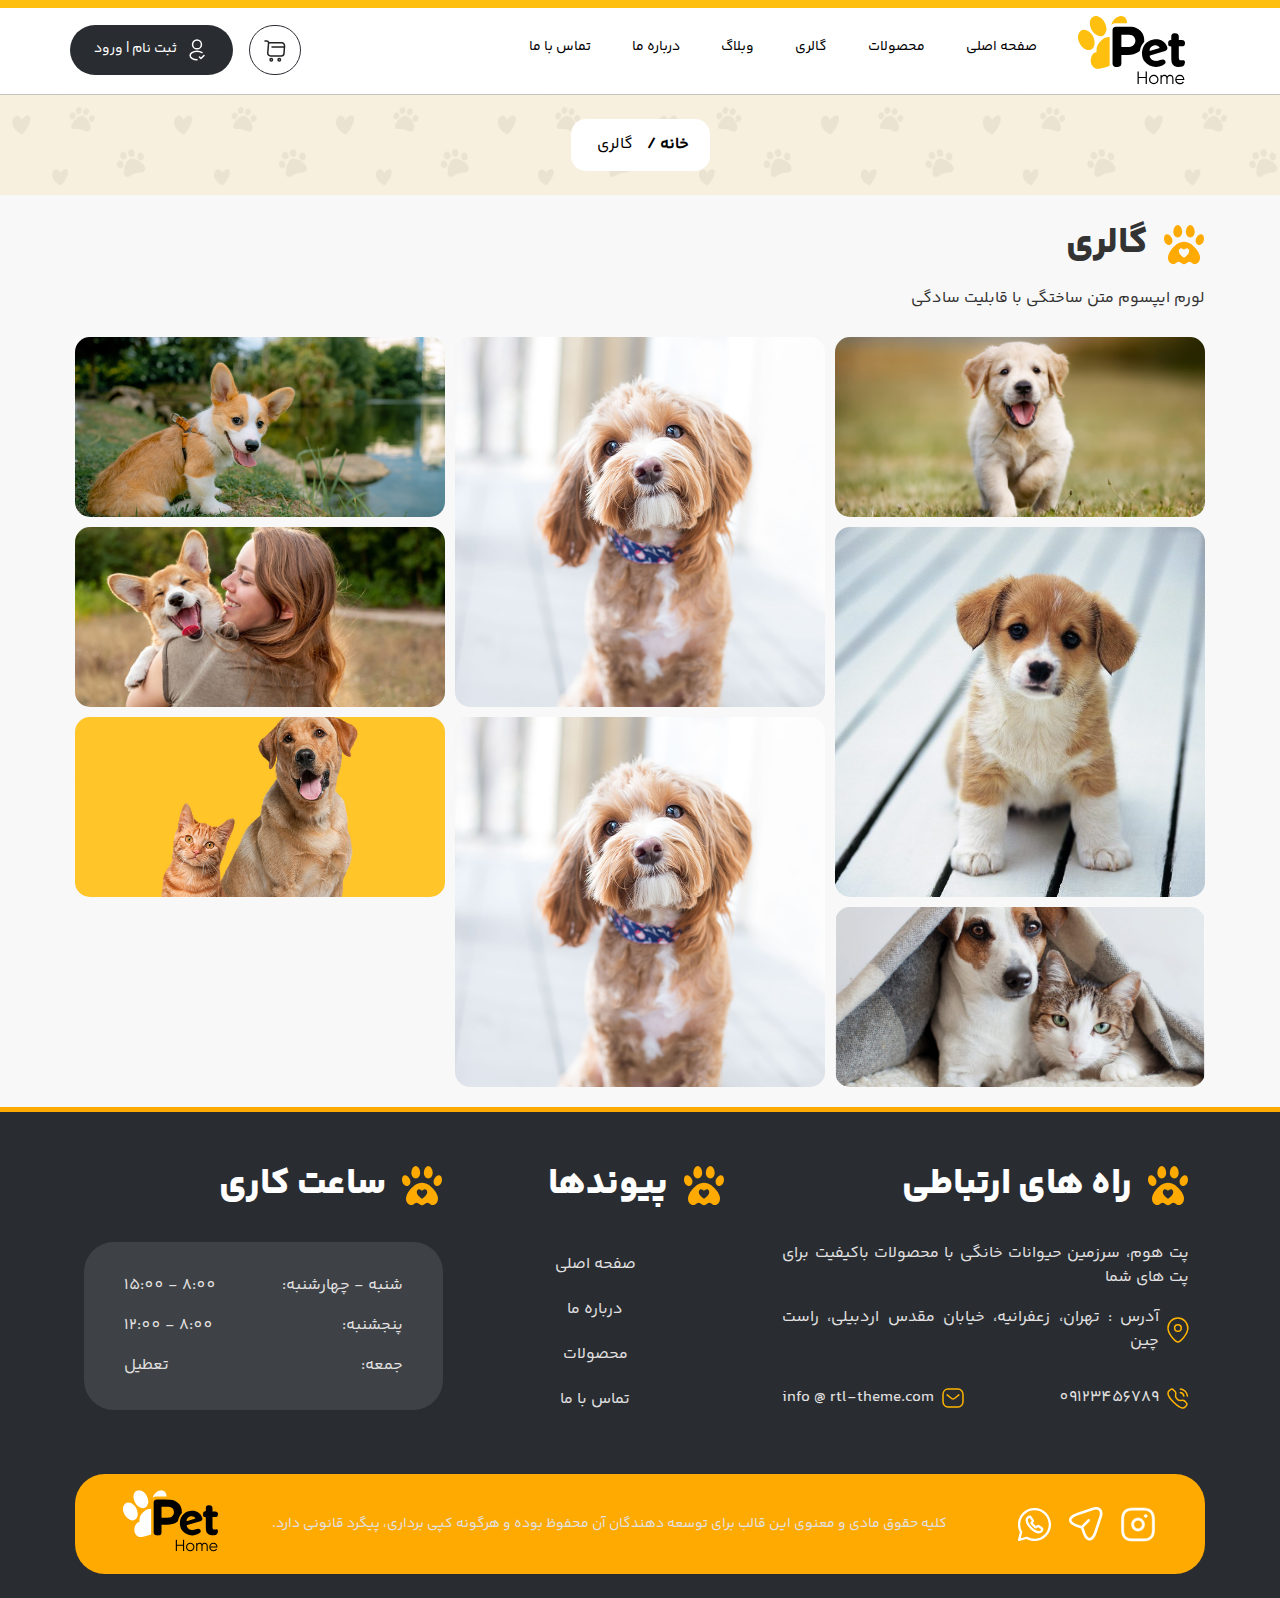
<file: gallery.html>
﻿<html dir="rtl" lang="fa-IR">

<!-- Mirrored from theme-code.ir/pet-home/gallery.html by HTTrack Website Copier/3.x [XR&CO'2014], Tue, 13 Jun 2023 16:56:55 GMT -->
<head>
    <title>صفحه گالری - دمو 1</title>
    <meta charset="UTF-8">
    <meta http-equiv="X-UA-Compatible" content="IE=edge">
    <meta name="viewport" content="width=device-width, initial-scale=1.0 , maximum-scale=1">
    <link href="Css/Main.css" rel="stylesheet" />
    <link rel="stylesheet" href="Css/grid-gallery.min.css">
    <link href="Css/Menu.css" rel="stylesheet" />
    <link href="Css/Style.css" rel="stylesheet" />
    <link href="Css/owl.carousel.min.css" rel="stylesheet" />
    <link href="Css/owl.theme.min.css" rel="stylesheet" />
</head>

<body class="rtl">
    <div class="main_wrap">
    <div class="of-site-mask"></div>
    
    <div class="off-canvas-wrap ">
            <div class="close-off-canvas-wrap">
                <a href="#" id="of-close-off-canvas">
                    <svg class="mt-3" width="12" height="12" viewBox="0 0 22 22" fill="none" xmlns="http://www.w3.org/2000/svg">
                        <path d="M2 3L18.9706 19.9706" stroke="black" stroke-width="4" stroke-linecap="round"/>
                        <path d="M19.0874 2.47266L2.11684 19.4432" stroke="black" stroke-width="4" stroke-linecap="round"/>
                    </svg>
                </a>
            </div>

            <div class="off-canvas-inner">
                <div id="of-mobile-nav" class="mobile-menu-wrap">
                        <div class="d-block text-center my-3">
                            <a href="Index.html" class="current py-2">
                                <img src="Img/logo.svg" />
                            </a>
                        </div> 
                    <ul class="mobile-menu">
                        <li class="current-menu-item">
                            <a href="Index.html">صفحه اصلی</a>
                        </li>
                        <li class="current-menu-item">
                            <a href="shop.html">محصولات</a>
                        </li>
                        <li class="current-menu-item">
                            <a href="gallery.html">گالری</a>
                        </li>
                        <li class="current-menu-item">
                            <a href="blog.html">وبلاگ</a>
                        </li>
                        <li class="current-menu-item">
                            <a href="about-us.html">درباره ما</a>
                        </li>      
                        <li class="current-menu-item">
                            <a href="contact-us.html">تماس با ما</a>
                        </li>
                    </ul>
                </div>
            </div>
    </div>

    <header class="main_header wide_header">
            <div class="header_container">
                <div class="menu_wrapper menu_sticky header-btop">
                    <div class="container p_relative h86">

                        <div id="navigation" class="of-drop-down of-main-menu" role="navigation">
                            <ul class="menu">
                                <li>
                                    <a href="Index.html" class="current py-2">
                                        <img src="Img/logo.svg" />
                                    </a>
                                </li>
                                <li><a href="Index.html" target="_blank">صفحه اصلی</a></li>

                                <li><a href="shop.html" target="_blank">محصولات</a></li>

                                <li><a href="gallery.html" target="_blank">گالری</a></li>

                                <li><a href="blog.html" target="_blank">وبلاگ</a></li>
                        
                                <li><a href="about-us.html" target="_blank">درباره ما</a></li>
                                <li><a href="contact-us.html" target="_blank">تماس با ما</a></li>
                            </ul>
                        </div>

                        <div class="m_login d-flex">
                            <a href="cart.html">
                            <div class="shoping-cart radius30">
                                <svg width="24" height="24" viewBox="0 0 24 24" fill="none" xmlns="http://www.w3.org/2000/svg">
                                    <path d="M2 2H3.74001C4.82001 2 5.67 2.93 5.58 4L4.75 13.96C4.61 15.59 5.89999 16.99 7.53999 16.99H18.19C19.63 16.99 20.89 15.81 21 14.38L21.54 6.88C21.66 5.22 20.4 3.87 18.73 3.87H5.82001" stroke="#222221" stroke-width="1.5" stroke-miterlimit="10" stroke-linecap="round" stroke-linejoin="round"/>
                                    <path d="M16.25 22C16.9404 22 17.5 21.4404 17.5 20.75C17.5 20.0596 16.9404 19.5 16.25 19.5C15.5596 19.5 15 20.0596 15 20.75C15 21.4404 15.5596 22 16.25 22Z" stroke="#222221" stroke-width="1.5" stroke-miterlimit="10" stroke-linecap="round" stroke-linejoin="round"/>
                                    <path d="M8.25 22C8.94036 22 9.5 21.4404 9.5 20.75C9.5 20.0596 8.94036 19.5 8.25 19.5C7.55964 19.5 7 20.0596 7 20.75C7 21.4404 7.55964 22 8.25 22Z" stroke="#222221" stroke-width="1.5" stroke-miterlimit="10" stroke-linecap="round" stroke-linejoin="round"/>
                                    <path d="M9 8H21" stroke="#222221" stroke-width="1.5" stroke-miterlimit="10" stroke-linecap="round" stroke-linejoin="round"/>
                                </svg>  
                            </a>                                                  
                           </div>
                                <div class="login px-4 py-2 radius55 d-flex align-items-center">
                                    
                                    <svg width="24" height="24" viewBox="0 0 24 24" fill="none" xmlns="http://www.w3.org/2000/svg">
                                        <path d="M14.4399 19.05L15.9599 20.57L18.9999 17.53" stroke="white" stroke-width="1.5" stroke-linecap="round" stroke-linejoin="round"/>
                                        <path d="M12.1601 10.87C12.0601 10.86 11.9401 10.86 11.8301 10.87C9.4501 10.79 7.5601 8.84 7.5601 6.44C7.5501 3.99 9.5401 2 11.9901 2C14.4401 2 16.4301 3.99 16.4301 6.44C16.4301 8.84 14.5301 10.79 12.1601 10.87Z" stroke="white" stroke-width="1.5" stroke-linecap="round" stroke-linejoin="round"/>
                                        <path d="M11.99 21.8099C10.17 21.8099 8.36004 21.3499 6.98004 20.4299C4.56004 18.8099 4.56004 16.1699 6.98004 14.5599C9.73004 12.7199 14.24 12.7199 16.99 14.5599" stroke="white" stroke-width="1.5" stroke-linecap="round" stroke-linejoin="round"/>
                                    </svg>    
                                    <a class="mr-2" href="login.html">ثبت نام | ورود</a>
                                </div>
                        </div>

                        <div class="is-show mobile-nav-button">
                            <a id="of-trigger" class="icon-wrap" href="#">
                                <svg width="35" height="35" viewBox="0 0 24 24" fill="none" xmlns="http://www.w3.org/2000/svg">
                                    <path d="M17.5401 8.81063C19.1748 8.81063 20.5001 7.48539 20.5001 5.85062C20.5001 4.21586 19.1748 2.89062 17.5401 2.89062C15.9053 2.89062 14.5801 4.21586 14.5801 5.85062C14.5801 7.48539 15.9053 8.81063 17.5401 8.81063Z" fill="#292D32"/>
                                    <path d="M6.46 8.81063C8.09476 8.81063 9.42 7.48539 9.42 5.85062C9.42 4.21586 8.09476 2.89062 6.46 2.89062C4.82524 2.89062 3.5 4.21586 3.5 5.85062C3.5 7.48539 4.82524 8.81063 6.46 8.81063Z" fill="#292D32"/>
                                    <path d="M17.5401 21.1095C19.1748 21.1095 20.5001 19.7842 20.5001 18.1495C20.5001 16.5147 19.1748 15.1895 17.5401 15.1895C15.9053 15.1895 14.5801 16.5147 14.5801 18.1495C14.5801 19.7842 15.9053 21.1095 17.5401 21.1095Z" fill="#292D32"/>
                                    <path d="M6.46 21.1095C8.09476 21.1095 9.42 19.7842 9.42 18.1495C9.42 16.5147 8.09476 15.1895 6.46 15.1895C4.82524 15.1895 3.5 16.5147 3.5 18.1495C3.5 19.7842 4.82524 21.1095 6.46 21.1095Z" fill="#292D32"/>
                                </svg>
                            </a>        
                        </div>

                        <div class="logo-mobile d-none">
                            <a href="Index.html" class="current py-2">
                                <img src="Img/logo.svg" />
                            </a>
                        </div> 

                    </div>
                </div>
    </header>
    </div>

    <div class="clearfix"></div>

    <section class="container-fluid bkg p-0">
            <div class="row">
                <div class="col-lg-12 p-0 mb-3">
                    <div class="bg-package d-flex align-items-center justify-content-center">
                        <div class="breadcrumb radius15">
                            <ul class="">
                                <li><a href="#">خانه / </a></li>
                                <li><a href="#" class="current">گالری</a></li>
                            </ul>
                        </div>
                    </div>
                </div>
            </div>
    </section>

    <section class="container">
            <div class="d-flex align-items-center mb-1">
                <svg width="41" height="41" viewBox="0 0 41 41" fill="none" xmlns="http://www.w3.org/2000/svg">
                    <path d="M26.2658 0.97876C28.7008 0.97876 30.6746 4.67863 30.6746 7.81348C30.6746 10.9483 28.7008 13.489 26.2658 13.489C23.8307 13.489 21.8569 10.9479 21.8569 7.81348C21.8569 4.6791 23.8307 0.97876 26.2658 0.97876Z" fill="#FFAA00"/>
                    <path d="M13.7387 0.97876C16.1737 0.97876 18.1475 4.67863 18.1475 7.81348C18.1475 10.9483 16.1737 13.489 13.7387 13.489C11.3036 13.489 9.32983 10.9479 9.32983 7.81348C9.32983 4.6791 11.3036 0.97876 13.7387 0.97876Z" fill="#FFAA00"/>
                    <path d="M0.534818 17.5109C-0.500563 14.9255 -0.0464077 11.2055 2.01777 10.3819C4.08194 9.55835 6.97583 11.9425 8.01027 14.5283C9.04471 17.1142 8.20934 19.8781 6.1447 20.7017C4.08005 21.5252 1.56879 20.0967 0.534818 17.5109Z" fill="#FFAA00"/>
                    <path d="M39.4698 17.5109C38.4344 20.0963 35.9241 21.5253 33.8599 20.7017C31.7957 19.8782 30.9604 17.1142 31.9943 14.5284C33.0283 11.9426 35.9227 9.55745 37.9868 10.3819C40.051 11.2064 40.5037 14.9251 39.4698 17.5109Z" fill="#FFAA00"/>
                    <path d="M35.776 31.7942C35.3054 29.679 34.1759 27.7667 32.9292 25.9965C30.0075 21.85 25.329 17.6627 20.0025 17.6627C14.698 17.6627 9.99787 21.8491 7.07574 25.9965C5.82905 27.7667 4.7019 29.6766 4.22892 31.7942C3.75593 33.9119 4.01478 36.2805 5.3283 37.9991C6.64182 39.7176 9.13097 40.5816 11.0756 39.649C12.2324 39.0953 13.169 37.9789 14.4448 37.8712C15.6167 37.773 16.6521 38.5608 17.6291 39.2198C18.335 39.696 19.1869 40.1294 20.0025 40.135C20.8181 40.1294 21.6694 39.696 22.3758 39.2198C23.3529 38.5617 24.3882 37.773 25.5601 37.8712C26.836 37.9789 27.7721 39.0934 28.9293 39.649C30.874 40.5816 33.3631 39.7214 34.6766 38.001C35.9902 36.2805 36.249 33.9123 35.776 31.7942ZM24.6424 29.2432C24.0414 30.3403 23.0931 31.3063 22.2921 32.0579C21.8629 32.4609 21.4108 32.8388 20.9381 33.1899H20.9353C20.6648 33.3882 20.338 33.4951 20.0025 33.4951C19.6669 33.4951 19.3402 33.3882 19.0697 33.1899H19.0669C18.5941 32.8388 18.142 32.4609 17.7129 32.0579C16.9128 31.3058 15.9635 30.3403 15.3626 29.2432C14.866 28.3374 14.6067 27.3423 14.8637 26.3053C15.1103 25.3116 15.8953 24.4387 16.8582 24.3169C17.9717 24.1759 19.2683 24.9586 20.0025 25.8573C20.7366 24.9586 22.0332 24.1764 23.1467 24.3174C24.1096 24.4392 24.8946 25.3121 25.1413 26.3058C25.3982 27.3423 25.1389 28.3374 24.6424 29.2432Z" fill="#FFAA00"/>
                </svg>
                    
                    <h2 class="mr-3">گالری</h2>

            </div>    
            <p class="mb-3">لورم ایپسوم متن ساختگی با قابلیت سادگی</p>

    <div class="gg-container">
        <div class="gg-box" id="heightWidth">
       
            <img class="radius15" src="Img/gallery-2.jpg">
            <img class="radius15" src="Img/gallery-3.jpg">
            <img class="radius15" src="Img/gallery-1.jpg">
            <img class="radius15" src="Img/gallery-4.jpg">
            <img class="radius15" src="Img/gallery-5.jpg">
            <img class="radius15" src="Img/gallery-3.jpg">
            <img class="radius15" src="Img/gallery-6.jpg">
            <img class="radius15" src="Img/gallery-7.jpg">
         
        </div>
    </div>
    </section>

    <footer class="footer-parent pt-4 pb-4">
        <div class="container footer-wrap">

            <div class="row py-3">

            <div class="col-lg-5 col-md-6 col-sm-12 px-md-3 mb-4 pl-lg-5">
                <div class="d-flex align-items-center mb-4">
                    <svg width="41" height="41" viewBox="0 0 41 41" fill="none" xmlns="http://www.w3.org/2000/svg">
                        <path d="M26.2658 0.97876C28.7008 0.97876 30.6746 4.67863 30.6746 7.81348C30.6746 10.9483 28.7008 13.489 26.2658 13.489C23.8307 13.489 21.8569 10.9479 21.8569 7.81348C21.8569 4.6791 23.8307 0.97876 26.2658 0.97876Z" fill="#FFAA00"/>
                        <path d="M13.7387 0.97876C16.1737 0.97876 18.1475 4.67863 18.1475 7.81348C18.1475 10.9483 16.1737 13.489 13.7387 13.489C11.3036 13.489 9.32983 10.9479 9.32983 7.81348C9.32983 4.6791 11.3036 0.97876 13.7387 0.97876Z" fill="#FFAA00"/>
                        <path d="M0.534818 17.5109C-0.500563 14.9255 -0.0464077 11.2055 2.01777 10.3819C4.08194 9.55835 6.97583 11.9425 8.01027 14.5283C9.04471 17.1142 8.20934 19.8781 6.1447 20.7017C4.08005 21.5252 1.56879 20.0967 0.534818 17.5109Z" fill="#FFAA00"/>
                        <path d="M39.4698 17.5109C38.4344 20.0963 35.9241 21.5253 33.8599 20.7017C31.7957 19.8782 30.9604 17.1142 31.9943 14.5284C33.0283 11.9426 35.9227 9.55745 37.9868 10.3819C40.051 11.2064 40.5037 14.9251 39.4698 17.5109Z" fill="#FFAA00"/>
                        <path d="M35.776 31.7942C35.3054 29.679 34.1759 27.7667 32.9292 25.9965C30.0075 21.85 25.329 17.6627 20.0025 17.6627C14.698 17.6627 9.99787 21.8491 7.07574 25.9965C5.82905 27.7667 4.7019 29.6766 4.22892 31.7942C3.75593 33.9119 4.01478 36.2805 5.3283 37.9991C6.64182 39.7176 9.13097 40.5816 11.0756 39.649C12.2324 39.0953 13.169 37.9789 14.4448 37.8712C15.6167 37.773 16.6521 38.5608 17.6291 39.2198C18.335 39.696 19.1869 40.1294 20.0025 40.135C20.8181 40.1294 21.6694 39.696 22.3758 39.2198C23.3529 38.5617 24.3882 37.773 25.5601 37.8712C26.836 37.9789 27.7721 39.0934 28.9293 39.649C30.874 40.5816 33.3631 39.7214 34.6766 38.001C35.9902 36.2805 36.249 33.9123 35.776 31.7942ZM24.6424 29.2432C24.0414 30.3403 23.0931 31.3063 22.2921 32.0579C21.8629 32.4609 21.4108 32.8388 20.9381 33.1899H20.9353C20.6648 33.3882 20.338 33.4951 20.0025 33.4951C19.6669 33.4951 19.3402 33.3882 19.0697 33.1899H19.0669C18.5941 32.8388 18.142 32.4609 17.7129 32.0579C16.9128 31.3058 15.9635 30.3403 15.3626 29.2432C14.866 28.3374 14.6067 27.3423 14.8637 26.3053C15.1103 25.3116 15.8953 24.4387 16.8582 24.3169C17.9717 24.1759 19.2683 24.9586 20.0025 25.8573C20.7366 24.9586 22.0332 24.1764 23.1467 24.3174C24.1096 24.4392 24.8946 25.3121 25.1413 26.3058C25.3982 27.3423 25.1389 28.3374 24.6424 29.2432Z" fill="#FFAA00"/>
                        </svg>
                        
                        <h2 class="mr-3 color-white">راه های ارتباطی</h2>
                </div>
                    <div class="mb-2 text-right">
            
                        <p>پت هوم،  سرزمین حیوانات خانگی با محصولات باکیفیت برای پت های شما</p>
        
                <div class="d-flex align-items-center my-3">
                    <svg width="22" height="26" viewBox="0 0 22 26" fill="none" xmlns="http://www.w3.org/2000/svg">
                        <path fill-rule="evenodd" clip-rule="evenodd" d="M14.3334 11.0006C14.3334 9.15894 12.8411 7.66663 11.0008 7.66663C9.15906 7.66663 7.66675 9.15894 7.66675 11.0006C7.66675 12.841 9.15906 14.3333 11.0008 14.3333C12.8411 14.3333 14.3334 12.841 14.3334 11.0006Z" stroke="#FFB500" stroke-width="1.5" stroke-linecap="round" stroke-linejoin="round"/>
                        <path fill-rule="evenodd" clip-rule="evenodd" d="M10.9993 25C9.40138 25 1 18.1978 1 11.0844C1 5.51552 5.47613 1 10.9993 1C16.5226 1 21 5.51552 21 11.0844C21 18.1978 12.5973 25 10.9993 25Z" stroke="#FFB500" stroke-width="1.5" stroke-linecap="round" stroke-linejoin="round"/>
                        </svg>   
                    <p class="mr-2">آدرس  : تهران، زعفرانیه، خیابان مقدس اردبیلی، راست چین</p>
                </div>

                <div class="d-flex justify-content-between">
                    <div class="d-flex align-items-center my-3">
                        <svg width="22" height="21" viewBox="0 0 22 21" fill="none" xmlns="http://www.w3.org/2000/svg">
                            <path d="M13.353 1C17.054 1.411 19.978 4.331 20.393 8.032" stroke="#FFB500" stroke-width="1.5" stroke-linecap="round" stroke-linejoin="round"/>
                            <path d="M13.353 4.54297C15.124 4.88697 16.508 6.27197 16.853 8.04297" stroke="#FFB500" stroke-width="1.5" stroke-linecap="round" stroke-linejoin="round"/>
                            <path fill-rule="evenodd" clip-rule="evenodd" d="M10.0315 10.9724C14.0205 14.9604 14.9254 10.3467 17.4653 12.8848C19.9138 15.3328 21.3222 15.8232 18.2188 18.9247C17.8302 19.237 15.3613 22.9943 6.68447 14.3197C-1.99341 5.644 1.76157 3.17244 2.07394 2.78395C5.18377 -0.326154 5.66682 1.08938 8.11539 3.53733C10.6541 6.0765 6.04254 6.98441 10.0315 10.9724Z" stroke="#FFB500" stroke-width="1.5" stroke-linecap="round" stroke-linejoin="round"/>
                            </svg>
                            
                        <p class="mr-2">09123456789</p>
                    </div>
                    <div class="d-flex align-items-center my-3">
                        <svg width="22" height="20" viewBox="0 0 22 20" fill="none" xmlns="http://www.w3.org/2000/svg">
                            <path d="M16.9026 6.8512L12.4593 10.4642C11.6198 11.1302 10.4387 11.1302 9.59919 10.4642L5.11841 6.8512" stroke="#FFB500" stroke-width="1.5" stroke-linecap="round" stroke-linejoin="round"/>
                            <path fill-rule="evenodd" clip-rule="evenodd" d="M15.9089 19C18.9502 19.0084 21 16.5095 21 13.4384V6.57001C21 3.49883 18.9502 1 15.9089 1H6.09114C3.04979 1 1 3.49883 1 6.57001V13.4384C1 16.5095 3.04979 19.0084 6.09114 19H15.9089Z" stroke="#FFB500" stroke-width="1.5" stroke-linecap="round" stroke-linejoin="round"/>
                            </svg>
                            
                            
                        <p class="mr-2">info @ rtl-theme.com</p>
                    </div>
                </div>



                
                    </div>
    
            </div>

            <div class="col-lg-3 col-md-6 col-sm-6 mb-4">
                <div class="d-flex align-items-center mb-4">
                    <svg width="41" height="41" viewBox="0 0 41 41" fill="none" xmlns="http://www.w3.org/2000/svg">
                        <path d="M26.2658 0.97876C28.7008 0.97876 30.6746 4.67863 30.6746 7.81348C30.6746 10.9483 28.7008 13.489 26.2658 13.489C23.8307 13.489 21.8569 10.9479 21.8569 7.81348C21.8569 4.6791 23.8307 0.97876 26.2658 0.97876Z" fill="#FFAA00"/>
                        <path d="M13.7387 0.97876C16.1737 0.97876 18.1475 4.67863 18.1475 7.81348C18.1475 10.9483 16.1737 13.489 13.7387 13.489C11.3036 13.489 9.32983 10.9479 9.32983 7.81348C9.32983 4.6791 11.3036 0.97876 13.7387 0.97876Z" fill="#FFAA00"/>
                        <path d="M0.534818 17.5109C-0.500563 14.9255 -0.0464077 11.2055 2.01777 10.3819C4.08194 9.55835 6.97583 11.9425 8.01027 14.5283C9.04471 17.1142 8.20934 19.8781 6.1447 20.7017C4.08005 21.5252 1.56879 20.0967 0.534818 17.5109Z" fill="#FFAA00"/>
                        <path d="M39.4698 17.5109C38.4344 20.0963 35.9241 21.5253 33.8599 20.7017C31.7957 19.8782 30.9604 17.1142 31.9943 14.5284C33.0283 11.9426 35.9227 9.55745 37.9868 10.3819C40.051 11.2064 40.5037 14.9251 39.4698 17.5109Z" fill="#FFAA00"/>
                        <path d="M35.776 31.7942C35.3054 29.679 34.1759 27.7667 32.9292 25.9965C30.0075 21.85 25.329 17.6627 20.0025 17.6627C14.698 17.6627 9.99787 21.8491 7.07574 25.9965C5.82905 27.7667 4.7019 29.6766 4.22892 31.7942C3.75593 33.9119 4.01478 36.2805 5.3283 37.9991C6.64182 39.7176 9.13097 40.5816 11.0756 39.649C12.2324 39.0953 13.169 37.9789 14.4448 37.8712C15.6167 37.773 16.6521 38.5608 17.6291 39.2198C18.335 39.696 19.1869 40.1294 20.0025 40.135C20.8181 40.1294 21.6694 39.696 22.3758 39.2198C23.3529 38.5617 24.3882 37.773 25.5601 37.8712C26.836 37.9789 27.7721 39.0934 28.9293 39.649C30.874 40.5816 33.3631 39.7214 34.6766 38.001C35.9902 36.2805 36.249 33.9123 35.776 31.7942ZM24.6424 29.2432C24.0414 30.3403 23.0931 31.3063 22.2921 32.0579C21.8629 32.4609 21.4108 32.8388 20.9381 33.1899H20.9353C20.6648 33.3882 20.338 33.4951 20.0025 33.4951C19.6669 33.4951 19.3402 33.3882 19.0697 33.1899H19.0669C18.5941 32.8388 18.142 32.4609 17.7129 32.0579C16.9128 31.3058 15.9635 30.3403 15.3626 29.2432C14.866 28.3374 14.6067 27.3423 14.8637 26.3053C15.1103 25.3116 15.8953 24.4387 16.8582 24.3169C17.9717 24.1759 19.2683 24.9586 20.0025 25.8573C20.7366 24.9586 22.0332 24.1764 23.1467 24.3174C24.1096 24.4392 24.8946 25.3121 25.1413 26.3058C25.3982 27.3423 25.1389 28.3374 24.6424 29.2432Z" fill="#FFAA00"/>
                        </svg>
                        
                        <h2 class="mr-3 color-white">پیوندها</h2>
                </div>
                <ul class="footer-category text-center">
                    <li>
                        <a href="Index.html">صفحه اصلی</a>
                    </li>
                    <li>
                        <a href="about-us.html">درباره ما</a>
                    </li>
                    <li>
                        <a href="shop.html">محصولات</a>
                    </li>
                    <li>
                        <a href="contact-us.html">تماس با ما</a>
                    </li>

                
        
                </ul>
            </div>

            <div class="col-lg-4 col-md-6  col-sm-12 mb-4">
                    <div class="d-flex align-items-center mb-4">
                        <svg width="41" height="41" viewBox="0 0 41 41" fill="none" xmlns="http://www.w3.org/2000/svg">
                            <path d="M26.2658 0.97876C28.7008 0.97876 30.6746 4.67863 30.6746 7.81348C30.6746 10.9483 28.7008 13.489 26.2658 13.489C23.8307 13.489 21.8569 10.9479 21.8569 7.81348C21.8569 4.6791 23.8307 0.97876 26.2658 0.97876Z" fill="#FFAA00"/>
                            <path d="M13.7387 0.97876C16.1737 0.97876 18.1475 4.67863 18.1475 7.81348C18.1475 10.9483 16.1737 13.489 13.7387 13.489C11.3036 13.489 9.32983 10.9479 9.32983 7.81348C9.32983 4.6791 11.3036 0.97876 13.7387 0.97876Z" fill="#FFAA00"/>
                            <path d="M0.534818 17.5109C-0.500563 14.9255 -0.0464077 11.2055 2.01777 10.3819C4.08194 9.55835 6.97583 11.9425 8.01027 14.5283C9.04471 17.1142 8.20934 19.8781 6.1447 20.7017C4.08005 21.5252 1.56879 20.0967 0.534818 17.5109Z" fill="#FFAA00"/>
                            <path d="M39.4698 17.5109C38.4344 20.0963 35.9241 21.5253 33.8599 20.7017C31.7957 19.8782 30.9604 17.1142 31.9943 14.5284C33.0283 11.9426 35.9227 9.55745 37.9868 10.3819C40.051 11.2064 40.5037 14.9251 39.4698 17.5109Z" fill="#FFAA00"/>
                            <path d="M35.776 31.7942C35.3054 29.679 34.1759 27.7667 32.9292 25.9965C30.0075 21.85 25.329 17.6627 20.0025 17.6627C14.698 17.6627 9.99787 21.8491 7.07574 25.9965C5.82905 27.7667 4.7019 29.6766 4.22892 31.7942C3.75593 33.9119 4.01478 36.2805 5.3283 37.9991C6.64182 39.7176 9.13097 40.5816 11.0756 39.649C12.2324 39.0953 13.169 37.9789 14.4448 37.8712C15.6167 37.773 16.6521 38.5608 17.6291 39.2198C18.335 39.696 19.1869 40.1294 20.0025 40.135C20.8181 40.1294 21.6694 39.696 22.3758 39.2198C23.3529 38.5617 24.3882 37.773 25.5601 37.8712C26.836 37.9789 27.7721 39.0934 28.9293 39.649C30.874 40.5816 33.3631 39.7214 34.6766 38.001C35.9902 36.2805 36.249 33.9123 35.776 31.7942ZM24.6424 29.2432C24.0414 30.3403 23.0931 31.3063 22.2921 32.0579C21.8629 32.4609 21.4108 32.8388 20.9381 33.1899H20.9353C20.6648 33.3882 20.338 33.4951 20.0025 33.4951C19.6669 33.4951 19.3402 33.3882 19.0697 33.1899H19.0669C18.5941 32.8388 18.142 32.4609 17.7129 32.0579C16.9128 31.3058 15.9635 30.3403 15.3626 29.2432C14.866 28.3374 14.6067 27.3423 14.8637 26.3053C15.1103 25.3116 15.8953 24.4387 16.8582 24.3169C17.9717 24.1759 19.2683 24.9586 20.0025 25.8573C20.7366 24.9586 22.0332 24.1764 23.1467 24.3174C24.1096 24.4392 24.8946 25.3121 25.1413 26.3058C25.3982 27.3423 25.1389 28.3374 24.6424 29.2432Z" fill="#FFAA00"/>
                            </svg>
                            
                            <h2 class="mr-3 color-white">ساعت کاری</h2>
                    </div>
                    <div class=" mb-2 text-right">
                
                        <div class="bg-clock p-4 radius30">
                            <div class="clock-pet px-3 py-2">
                                <p>شنبه - چهارشنبه:</p>
                                <p>8:00 - 15:00</p>
                            </div>
                        
                            <div class="clock-pet px-3 py-2">
                                <p>پنجشنبه:</p>
                                <p>8:00 - 12:00</p>
                            </div>
            
                            <div class="clock-pet px-3 py-2">
                                <p>جمعه:</p>
                                <p>تعطیل</p>
                            </div>
                
                        </div>

                    </div>
            </div>


            </div>


            <div class="d-flex align-items-center justify-content-between copyright py-3 px-5 radius30">


                <div class="media-icone d-flex align-items-center">
                    <svg width="38" height="37" viewBox="0 0 38 37" fill="none" xmlns="http://www.w3.org/2000/svg">
                        <path d="M23.6403 35.073H14.3903C6.01905 35.073 2.44238 31.4963 2.44238 23.125V13.875C2.44238 5.50379 6.01905 1.92712 14.3903 1.92712H23.6403C32.0115 1.92712 35.5882 5.50379 35.5882 13.875V23.125C35.5882 31.4963 32.0115 35.073 23.6403 35.073ZM14.3903 4.23962C7.28322 4.23962 4.75488 6.76796 4.75488 13.875V23.125C4.75488 30.2321 7.28322 32.7605 14.3903 32.7605H23.6403C30.7474 32.7605 33.2757 30.2321 33.2757 23.125V13.875C33.2757 6.76796 30.7474 4.23962 23.6403 4.23962H14.3903Z" fill="white" stroke="white" stroke-width="0.5"/>
                        <path d="M19.0155 25.052C15.408 25.052 12.4634 22.1075 12.4634 18.5C12.4634 14.8925 15.408 11.9479 19.0155 11.9479C22.623 11.9479 25.5675 14.8925 25.5675 18.5C25.5675 22.1075 22.623 25.052 19.0155 25.052ZM19.0155 14.2604C16.6721 14.2604 14.7759 16.1566 14.7759 18.5C14.7759 20.8433 16.6721 22.7395 19.0155 22.7395C21.3588 22.7395 23.255 20.8433 23.255 18.5C23.255 16.1566 21.3588 14.2604 19.0155 14.2604Z" fill="white" stroke="white" stroke-width="0.5"/>
                        <path d="M26.7238 11.5625C26.5234 11.5625 26.323 11.5162 26.138 11.4391C25.953 11.3621 25.7834 11.2541 25.6292 11.1154C25.4905 10.9612 25.3671 10.7916 25.29 10.6066C25.213 10.4216 25.1821 10.2212 25.1821 10.0208C25.1821 9.82039 25.213 9.61997 25.29 9.43497C25.3825 9.23456 25.4905 9.08039 25.6292 8.92622C25.7063 8.86456 25.7834 8.78747 25.8605 8.74122C25.953 8.67956 26.0455 8.63331 26.138 8.60247C26.2305 8.55622 26.323 8.52539 26.4309 8.50997C26.9242 8.40206 27.4484 8.57164 27.8184 8.92622C27.9571 9.08039 28.065 9.23456 28.1421 9.43497C28.2192 9.61997 28.2655 9.82039 28.2655 10.0208C28.2655 10.2212 28.2192 10.4216 28.1421 10.6066C28.065 10.7916 27.9571 10.9612 27.8184 11.1154C27.6642 11.2541 27.4946 11.3621 27.3096 11.4391C27.1246 11.5162 26.9242 11.5625 26.7238 11.5625Z" fill="white" stroke="white" stroke-width="0.5"/>
                    </svg>
                    <svg width="34" height="34" viewBox="0 0 33 33" fill="none" xmlns="http://www.w3.org/2000/svg">
                            <path d="M19.9851 32.533C17.9934 32.533 15.1745 31.132 12.9465 24.4309L11.7311 20.785L8.08521 19.5697C1.40099 17.3416 0 14.5228 0 12.531C0 10.5561 1.40099 7.72039 8.08521 5.47544L22.4158 0.698585C25.9942 -0.499848 28.9818 -0.145382 30.8217 1.67759C32.6615 3.50056 33.016 6.50508 31.8176 10.0835L27.0407 24.4141C24.7958 31.132 21.9769 32.533 19.9851 32.533ZM8.87854 7.88919C4.18608 9.45897 2.51502 11.3157 2.51502 12.531C2.51502 13.7463 4.18608 15.603 8.87854 17.1559L13.1321 18.5738C13.5035 18.692 13.8073 18.9958 13.9255 19.3671L15.3433 23.6207C16.8962 28.3132 18.7698 29.9842 19.9851 29.9842C21.2005 29.9842 23.0572 28.3132 24.627 23.6207L29.4038 9.29017C30.2647 6.69075 30.1128 4.56396 29.0156 3.4668C27.9184 2.36964 25.7916 2.23461 23.2091 3.09545L8.87854 7.88919Z" fill="white"/>
                            <path d="M13.0484 20.3293C12.7276 20.3293 12.4069 20.2112 12.1537 19.958C11.6642 19.4685 11.6642 18.6583 12.1537 18.1688L18.1966 12.1091C18.6861 11.6196 19.4963 11.6196 19.9858 12.1091C20.4753 12.5986 20.4753 13.4088 19.9858 13.8983L13.943 19.958C13.7066 20.2112 13.3691 20.3293 13.0484 20.3293Z" fill="white"/>
                    </svg>
                    <svg width="37" height="37" viewBox="0 0 24 24" fill="none" xmlns="http://www.w3.org/2000/svg">
                                <path d="M2.00014 22.7502C1.80014 22.7502 1.61011 22.6702 1.47011 22.5302C1.28011 22.3402 1.20016 22.0602 1.27016 21.8002L2.53017 17.0902C1.69017 15.5302 1.25014 13.7702 1.25014 11.9902C1.25014 6.06023 6.07014 1.24023 12.0001 1.24023C17.9301 1.24023 22.7501 6.06023 22.7501 11.9902C22.7501 17.9202 17.9301 22.7402 12.0001 22.7402C10.1901 22.7402 8.42017 22.2902 6.84017 21.4302L2.20015 22.7202C2.13015 22.7402 2.07014 22.7502 2.00014 22.7502ZM6.94014 19.8802C7.07014 19.8802 7.20015 19.9203 7.32015 19.9803C8.73015 20.8103 10.3501 21.2502 12.0001 21.2502C17.1001 21.2502 21.2501 17.1002 21.2501 12.0002C21.2501 6.90024 17.1001 2.75024 12.0001 2.75024C6.90014 2.75024 2.75014 6.90024 2.75014 12.0002C2.75014 13.6302 3.18013 15.2202 3.99013 16.6202C4.09013 16.7902 4.12015 17.0002 4.07015 17.1902L3.07015 20.9302L6.75014 19.9102C6.81014 19.8902 6.88014 19.8802 6.94014 19.8802Z" fill="white"/>
                                <path d="M14.7402 17.7603C14.1202 17.7603 13.4802 17.6203 12.8102 17.3303C12.1802 17.0603 11.5502 16.7003 10.9402 16.2503C10.3402 15.8103 9.75027 15.3103 9.21027 14.7703C8.67027 14.2203 8.17022 13.6403 7.73022 13.0403C7.28022 12.4103 6.92022 11.7903 6.66022 11.1803C6.38022 10.5203 6.24023 9.87029 6.24023 9.25029C6.24023 8.81029 6.32021 8.39029 6.47021 8.00029C6.63021 7.59029 6.89022 7.22028 7.23022 6.90028C7.87022 6.27028 8.79026 6.0403 9.52026 6.3903C9.77026 6.5003 9.98026 6.6803 10.1403 6.9203L11.3002 8.55027C11.4202 8.71027 11.5103 8.88027 11.5803 9.05027C11.6603 9.25027 11.7103 9.4503 11.7103 9.6403C11.7103 9.9003 11.6402 10.1603 11.5002 10.3903C11.4102 10.5403 11.2802 10.7203 11.1102 10.8903L10.9802 11.0303C11.0402 11.1103 11.1102 11.2103 11.2202 11.3303C11.4302 11.5703 11.6602 11.8303 11.9102 12.0803C12.1602 12.3203 12.4102 12.5603 12.6602 12.7703C12.7802 12.8703 12.8803 12.9503 12.9603 13.0003L13.1002 12.8603C13.2802 12.6803 13.4603 12.5403 13.6403 12.4503C13.9703 12.2403 14.4802 12.1903 14.9302 12.3803C15.0902 12.4403 15.2502 12.5303 15.4202 12.6503L17.0903 13.8303C17.3203 13.9903 17.5002 14.2103 17.6202 14.4603C17.7202 14.7103 17.7603 14.9303 17.7603 15.1603C17.7603 15.4603 17.6902 15.7503 17.5602 16.0303C17.4302 16.2903 17.2802 16.5203 17.1002 16.7303C16.7802 17.0803 16.4103 17.3403 16.0103 17.5103C15.6103 17.6803 15.1802 17.7603 14.7402 17.7603ZM8.79022 7.74028C8.73022 7.74028 8.53027 7.74028 8.28027 7.99028C8.09027 8.17028 7.96024 8.36029 7.87024 8.57029C7.78024 8.78029 7.74023 9.0203 7.74023 9.2603C7.74023 9.6803 7.84022 10.1303 8.04022 10.6103C8.25022 11.1103 8.56025 11.6403 8.94025 12.1703C9.33025 12.7003 9.77025 13.2303 10.2603 13.7203C10.7503 14.2003 11.2702 14.6503 11.8102 15.0503C12.3302 15.4303 12.8603 15.7303 13.3903 15.9603C14.1503 16.2903 14.8502 16.3703 15.4202 16.1303C15.6202 16.0503 15.8002 15.9103 15.9802 15.7303C16.0702 15.6303 16.1403 15.5303 16.2003 15.4003C16.2303 15.3303 16.2502 15.2503 16.2502 15.1803C16.2502 15.1603 16.2502 15.1303 16.2202 15.0703L14.5502 13.9103C14.4802 13.8603 14.4102 13.8203 14.3502 13.8003C14.3102 13.8203 14.2503 13.8503 14.1403 13.9603L13.7603 14.3403C13.4703 14.6303 13.0103 14.7103 12.6403 14.5803L12.4603 14.5003C12.2303 14.3803 11.9702 14.2003 11.6802 13.9503C11.4002 13.7103 11.1303 13.4603 10.8403 13.1803C10.5603 12.8903 10.3103 12.6203 10.0703 12.3403C9.81025 12.0303 9.63025 11.7803 9.51025 11.5703L9.40027 11.3103C9.37027 11.2103 9.36023 11.1003 9.36023 11.0003C9.36023 10.7203 9.46027 10.4703 9.65027 10.2703L10.0303 9.88029C10.1403 9.77029 10.1803 9.7103 10.2003 9.6703C10.1703 9.6003 10.1303 9.54029 10.0803 9.47029L8.91022 7.82029L8.79022 7.74028Z" fill="white"/>
                    </svg>
                                
                            
                        
                
                    
                            
                </div>
        
                <div class="">
                    <p class="text-center fa14">کلیه حقوق مادی و معنوی این قالب برای توسعه دهندگان آن محفوظ بوده و هرگونه کپی برداری، پیگرد قانونی دارد.</p>
                </div>
        
                <div class="text-left logo-footer">
                    <img src="Img/footer-logo.svg" alt="">
                </div>
        
        
                </div>

        </div>

    </footer>

</div>

<script src="Js/grid-gallery.min.js"></script>
<script>

gridGallery({
  selector: "#heightWidth",
  rowHeight: 180,
  columnWidth: 280,
  gaplength: 10,
  layout: "vertical",
});
</script>

<script src="Js/jquery.min.js"></script>
<script src="Js/bootstrap.min.js"></script>
<script src="Js/my-script.js"></script>
<script src="Js/custom.js"></script>

</body>

<!-- Mirrored from theme-code.ir/pet-home/gallery.html by HTTrack Website Copier/3.x [XR&CO'2014], Tue, 13 Jun 2023 16:56:58 GMT -->
</html>
</file>
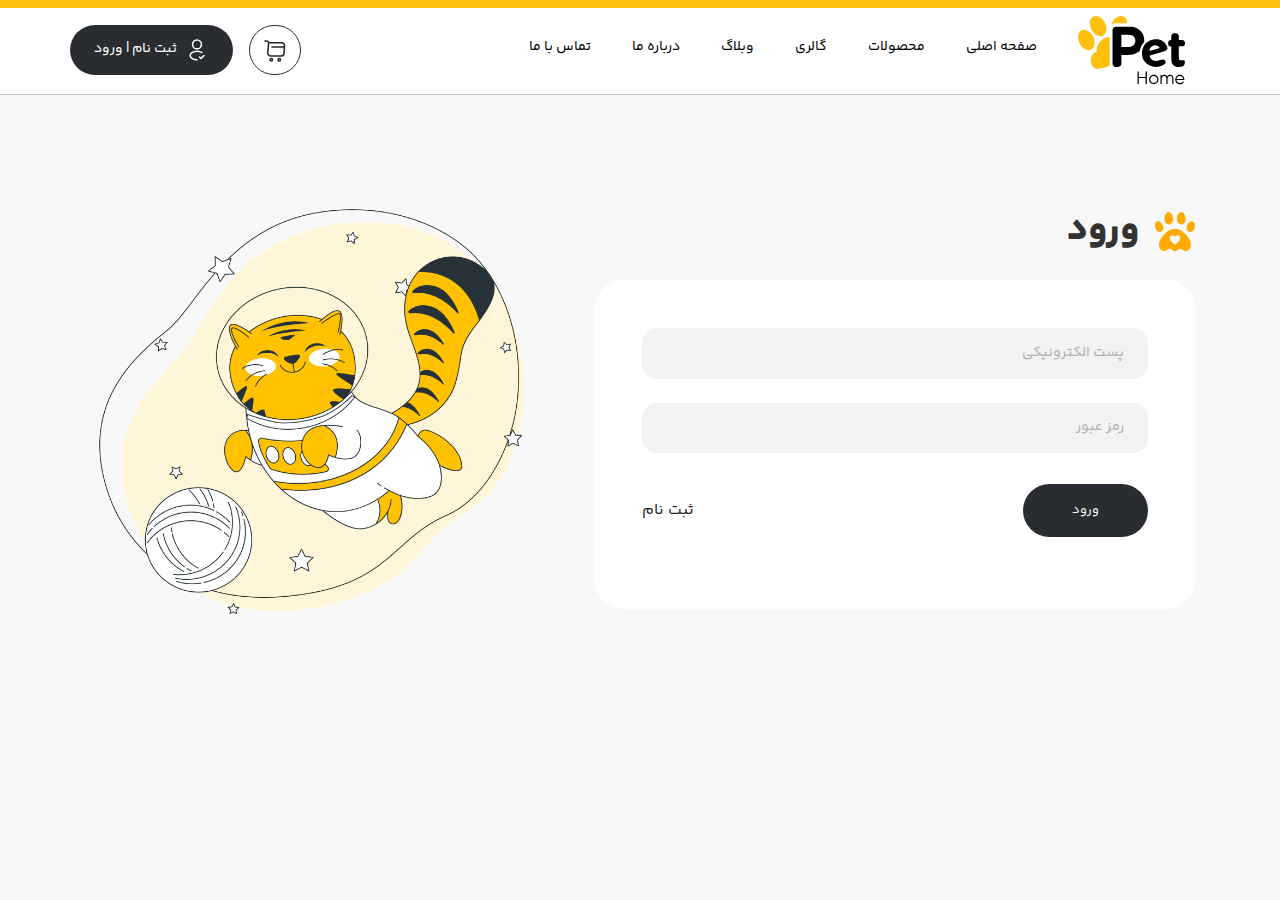
<file: login.html>
﻿<html dir="rtl" lang="fa-IR">

<!-- Mirrored from theme-code.ir/pet-home/login.html by HTTrack Website Copier/3.x [XR&CO'2014], Tue, 13 Jun 2023 16:56:59 GMT -->
<head>
    <title>صفحه ورود - دمو 1</title>
    <meta charset="UTF-8">
    <meta http-equiv="X-UA-Compatible" content="IE=edge">
    <meta name="viewport" content="width=device-width, initial-scale=1.0 , maximum-scale=1">
    <link href="Css/Main.css" rel="stylesheet" />
    <link href="Css/Menu.css" rel="stylesheet" />
    <link href="Css/Style.css" rel="stylesheet" />
    <link href="Css/owl.carousel.min.css" rel="stylesheet" />
    <link href="Css/owl.theme.min.css" rel="stylesheet" />
</head>

<body class="rtl">
    <div class="main_wrap">
        <div class="of-site-mask"></div>
    
        <div class="off-canvas-wrap ">
            <div class="close-off-canvas-wrap">
                <a href="#" id="of-close-off-canvas">
                    <svg class="mt-3" width="12" height="12" viewBox="0 0 22 22" fill="none" xmlns="http://www.w3.org/2000/svg">
                        <path d="M2 3L18.9706 19.9706" stroke="black" stroke-width="4" stroke-linecap="round"/>
                        <path d="M19.0874 2.47266L2.11684 19.4432" stroke="black" stroke-width="4" stroke-linecap="round"/>
                    </svg>
                </a>
            </div>

            <div class="off-canvas-inner">
                <div id="of-mobile-nav" class="mobile-menu-wrap">
                        <div class="d-block text-center my-3">
                            <a href="Index.html" class="current py-2">
                                <img src="Img/logo.svg" />
                            </a>
                        </div> 
                    <ul class="mobile-menu">
                        <li class="current-menu-item">
                            <a href="Index.html">صفحه اصلی</a>
                        </li>
                        <li class="current-menu-item">
                            <a href="shop.html">محصولات</a>
                        </li>
                        <li class="current-menu-item">
                            <a href="gallery.html">گالری</a>
                        </li>
                        <li class="current-menu-item">
                            <a href="blog.html">وبلاگ</a>
                        </li>
                        <li class="current-menu-item">
                            <a href="about-us.html">درباره ما</a>
                        </li>      
                        <li class="current-menu-item">
                            <a href="contact-us.html">تماس با ما</a>
                        </li>
                    </ul>
                </div>
            </div>
        </div>

        <header class="main_header wide_header">
            <div class="header_container">
                <div class="menu_wrapper menu_sticky header-btop">
                    <div class="container p_relative h86">

                        <div id="navigation" class="of-drop-down of-main-menu" role="navigation">
                            <ul class="menu">
                                <li>
                                    <a href="Index.html" class="current py-2">
                                        <img src="Img/logo.svg" />
                                    </a>
                                </li>
                                <li><a href="Index.html" target="_blank">صفحه اصلی</a></li>

                                <li><a href="shop.html" target="_blank">محصولات</a></li>

                                <li><a href="gallery.html" target="_blank">گالری</a></li>

                                <li><a href="blog.html" target="_blank">وبلاگ</a></li>
                        
                                <li><a href="about-us.html" target="_blank">درباره ما</a></li>
                                <li><a href="contact-us.html" target="_blank">تماس با ما</a></li>
                            </ul>
                        </div>

                        <div class="m_login d-flex">
                            <div class="shoping-cart radius30">
                                <a href="cart.html">
                                <svg width="24" height="24" viewBox="0 0 24 24" fill="none" xmlns="http://www.w3.org/2000/svg">
                                    <path d="M2 2H3.74001C4.82001 2 5.67 2.93 5.58 4L4.75 13.96C4.61 15.59 5.89999 16.99 7.53999 16.99H18.19C19.63 16.99 20.89 15.81 21 14.38L21.54 6.88C21.66 5.22 20.4 3.87 18.73 3.87H5.82001" stroke="#222221" stroke-width="1.5" stroke-miterlimit="10" stroke-linecap="round" stroke-linejoin="round"/>
                                    <path d="M16.25 22C16.9404 22 17.5 21.4404 17.5 20.75C17.5 20.0596 16.9404 19.5 16.25 19.5C15.5596 19.5 15 20.0596 15 20.75C15 21.4404 15.5596 22 16.25 22Z" stroke="#222221" stroke-width="1.5" stroke-miterlimit="10" stroke-linecap="round" stroke-linejoin="round"/>
                                    <path d="M8.25 22C8.94036 22 9.5 21.4404 9.5 20.75C9.5 20.0596 8.94036 19.5 8.25 19.5C7.55964 19.5 7 20.0596 7 20.75C7 21.4404 7.55964 22 8.25 22Z" stroke="#222221" stroke-width="1.5" stroke-miterlimit="10" stroke-linecap="round" stroke-linejoin="round"/>
                                    <path d="M9 8H21" stroke="#222221" stroke-width="1.5" stroke-miterlimit="10" stroke-linecap="round" stroke-linejoin="round"/>
                                </svg> 
                            </a>                                                   
                           </div>
                                <div class="login px-4 py-2 radius55 d-flex align-items-center">
                                    
                                    <svg width="24" height="24" viewBox="0 0 24 24" fill="none" xmlns="http://www.w3.org/2000/svg">
                                        <path d="M14.4399 19.05L15.9599 20.57L18.9999 17.53" stroke="white" stroke-width="1.5" stroke-linecap="round" stroke-linejoin="round"/>
                                        <path d="M12.1601 10.87C12.0601 10.86 11.9401 10.86 11.8301 10.87C9.4501 10.79 7.5601 8.84 7.5601 6.44C7.5501 3.99 9.5401 2 11.9901 2C14.4401 2 16.4301 3.99 16.4301 6.44C16.4301 8.84 14.5301 10.79 12.1601 10.87Z" stroke="white" stroke-width="1.5" stroke-linecap="round" stroke-linejoin="round"/>
                                        <path d="M11.99 21.8099C10.17 21.8099 8.36004 21.3499 6.98004 20.4299C4.56004 18.8099 4.56004 16.1699 6.98004 14.5599C9.73004 12.7199 14.24 12.7199 16.99 14.5599" stroke="white" stroke-width="1.5" stroke-linecap="round" stroke-linejoin="round"/>
                                    </svg>    
                                    <a class="mr-2" href="login.html">ثبت نام | ورود</a>
                                </div>
                        </div>

                        <div class="is-show mobile-nav-button">
                            <a id="of-trigger" class="icon-wrap" href="#">
                                <svg width="35" height="35" viewBox="0 0 24 24" fill="none" xmlns="http://www.w3.org/2000/svg">
                                    <path d="M17.5401 8.81063C19.1748 8.81063 20.5001 7.48539 20.5001 5.85062C20.5001 4.21586 19.1748 2.89062 17.5401 2.89062C15.9053 2.89062 14.5801 4.21586 14.5801 5.85062C14.5801 7.48539 15.9053 8.81063 17.5401 8.81063Z" fill="#292D32"/>
                                    <path d="M6.46 8.81063C8.09476 8.81063 9.42 7.48539 9.42 5.85062C9.42 4.21586 8.09476 2.89062 6.46 2.89062C4.82524 2.89062 3.5 4.21586 3.5 5.85062C3.5 7.48539 4.82524 8.81063 6.46 8.81063Z" fill="#292D32"/>
                                    <path d="M17.5401 21.1095C19.1748 21.1095 20.5001 19.7842 20.5001 18.1495C20.5001 16.5147 19.1748 15.1895 17.5401 15.1895C15.9053 15.1895 14.5801 16.5147 14.5801 18.1495C14.5801 19.7842 15.9053 21.1095 17.5401 21.1095Z" fill="#292D32"/>
                                    <path d="M6.46 21.1095C8.09476 21.1095 9.42 19.7842 9.42 18.1495C9.42 16.5147 8.09476 15.1895 6.46 15.1895C4.82524 15.1895 3.5 16.5147 3.5 18.1495C3.5 19.7842 4.82524 21.1095 6.46 21.1095Z" fill="#292D32"/>
                                    </svg>
                            </a>        
                        </div>

                        <div class="logo-mobile d-none">
                            <a href="Index.html" class="current py-2">
                                <img src="Img/logo.svg" />
                            </a>
                        </div> 

                    </div>
                </div>
            </div>
        </header>

        <div class="clearfix"></div>

        <section class="container-fluid text-lg-right text-center mt-4 p-3 mb-5">
            <div class="container">
           
                <div class="row d-flex align-items-center pt-lg-5">

                <div class="col-lg-7 pl-lg-5 text-center order-2 order-lg-1">
                    <div class="d-flex align-items-center mb-3">
                        <svg width="41" height="41" viewBox="0 0 41 41" fill="none" xmlns="http://www.w3.org/2000/svg">
                            <path d="M26.2658 0.97876C28.7008 0.97876 30.6746 4.67863 30.6746 7.81348C30.6746 10.9483 28.7008 13.489 26.2658 13.489C23.8307 13.489 21.8569 10.9479 21.8569 7.81348C21.8569 4.6791 23.8307 0.97876 26.2658 0.97876Z" fill="#FFAA00"/>
                            <path d="M13.7387 0.97876C16.1737 0.97876 18.1475 4.67863 18.1475 7.81348C18.1475 10.9483 16.1737 13.489 13.7387 13.489C11.3036 13.489 9.32983 10.9479 9.32983 7.81348C9.32983 4.6791 11.3036 0.97876 13.7387 0.97876Z" fill="#FFAA00"/>
                            <path d="M0.534818 17.5109C-0.500563 14.9255 -0.0464077 11.2055 2.01777 10.3819C4.08194 9.55835 6.97583 11.9425 8.01027 14.5283C9.04471 17.1142 8.20934 19.8781 6.1447 20.7017C4.08005 21.5252 1.56879 20.0967 0.534818 17.5109Z" fill="#FFAA00"/>
                            <path d="M39.4698 17.5109C38.4344 20.0963 35.9241 21.5253 33.8599 20.7017C31.7957 19.8782 30.9604 17.1142 31.9943 14.5284C33.0283 11.9426 35.9227 9.55745 37.9868 10.3819C40.051 11.2064 40.5037 14.9251 39.4698 17.5109Z" fill="#FFAA00"/>
                            <path d="M35.776 31.7942C35.3054 29.679 34.1759 27.7667 32.9292 25.9965C30.0075 21.85 25.329 17.6627 20.0025 17.6627C14.698 17.6627 9.99787 21.8491 7.07574 25.9965C5.82905 27.7667 4.7019 29.6766 4.22892 31.7942C3.75593 33.9119 4.01478 36.2805 5.3283 37.9991C6.64182 39.7176 9.13097 40.5816 11.0756 39.649C12.2324 39.0953 13.169 37.9789 14.4448 37.8712C15.6167 37.773 16.6521 38.5608 17.6291 39.2198C18.335 39.696 19.1869 40.1294 20.0025 40.135C20.8181 40.1294 21.6694 39.696 22.3758 39.2198C23.3529 38.5617 24.3882 37.773 25.5601 37.8712C26.836 37.9789 27.7721 39.0934 28.9293 39.649C30.874 40.5816 33.3631 39.7214 34.6766 38.001C35.9902 36.2805 36.249 33.9123 35.776 31.7942ZM24.6424 29.2432C24.0414 30.3403 23.0931 31.3063 22.2921 32.0579C21.8629 32.4609 21.4108 32.8388 20.9381 33.1899H20.9353C20.6648 33.3882 20.338 33.4951 20.0025 33.4951C19.6669 33.4951 19.3402 33.3882 19.0697 33.1899H19.0669C18.5941 32.8388 18.142 32.4609 17.7129 32.0579C16.9128 31.3058 15.9635 30.3403 15.3626 29.2432C14.866 28.3374 14.6067 27.3423 14.8637 26.3053C15.1103 25.3116 15.8953 24.4387 16.8582 24.3169C17.9717 24.1759 19.2683 24.9586 20.0025 25.8573C20.7366 24.9586 22.0332 24.1764 23.1467 24.3174C24.1096 24.4392 24.8946 25.3121 25.1413 26.3058C25.3982 27.3423 25.1389 28.3374 24.6424 29.2432Z" fill="#FFAA00"/>
                            </svg>
                            
                            <h2 class="mr-3">ورود</h2>
                        
        
                        </div>
                    <div class="card p-5">
                    <form class="contact-form">
                        

                        <div class="form-row">
                            <div class="form-group col-12">
                                <input type="email" class="form-control mb-2" placeholder="پست الکترونیکی">

                            </div>
                            <div class="form-group col-12">
                                <input type="password" class="form-control mb-2" placeholder="رمز عبور">

                            </div>
                            <div class="form-group col-md-6 d-flex justify-content-start align-items-center">
                                <button type="submit" class="btn btn-lightorng login-btn">ورود</button>
                            </div>
                            <div class="form-group col-md-6 d-flex justify-content-end">
                                <a href="sign-up.html" class="register-btn py-3 radius55">ثبت نام</a>
                            </div>
                        </div>


                       

                    </form>
                </div>
                </div>
     
                <div class="col-lg-5 d-flex align-items-center order-1 order-lg-2">
                    <img src="Img/login_pic.png" class="img-fluid wapp" />
                </div>
            
                </div>

            </div>
        </section>
    
    <script src="Js/jquery.min.js"></script>
    <script src="Js/bootstrap.min.js"></script>
    <script src="Js/my-script.js"></script>
    <script src="Js/custom.js"></script>

</body>

<!-- Mirrored from theme-code.ir/pet-home/login.html by HTTrack Website Copier/3.x [XR&CO'2014], Tue, 13 Jun 2023 16:57:00 GMT -->
</html>
</file>
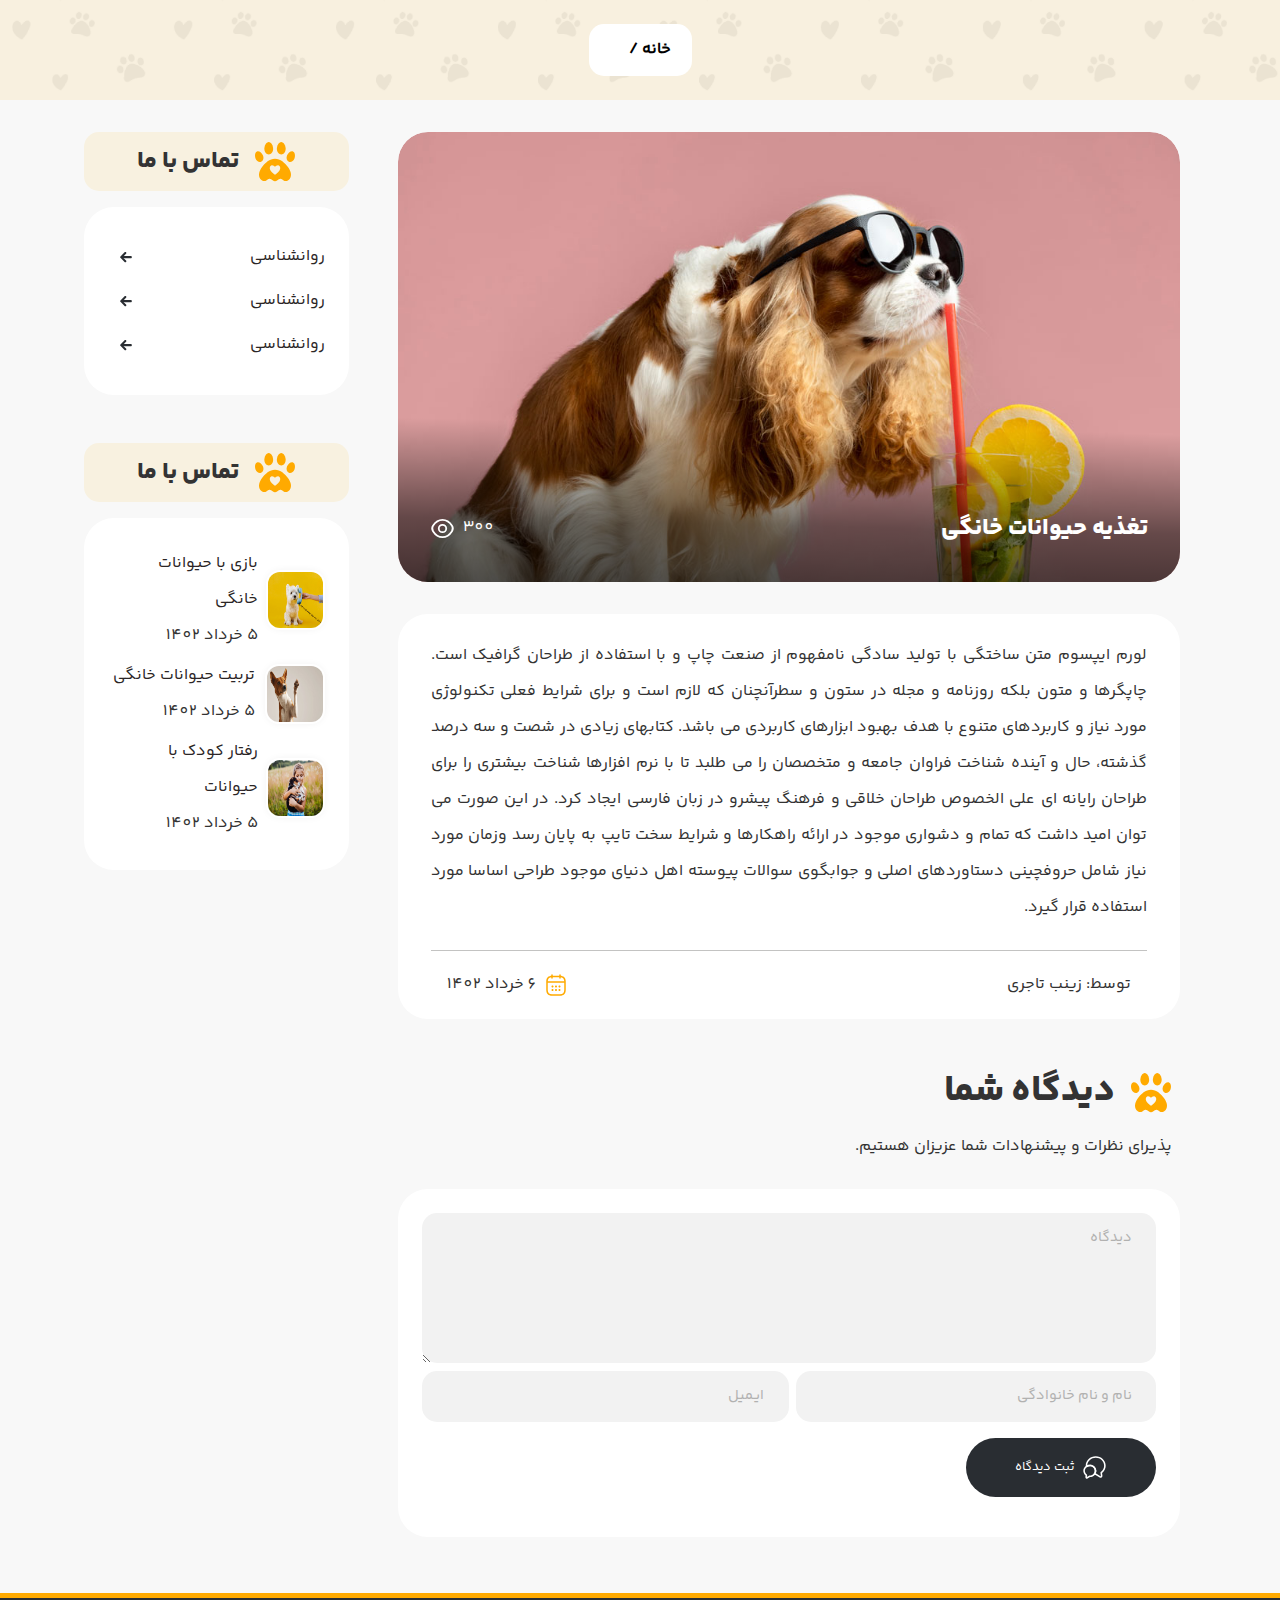
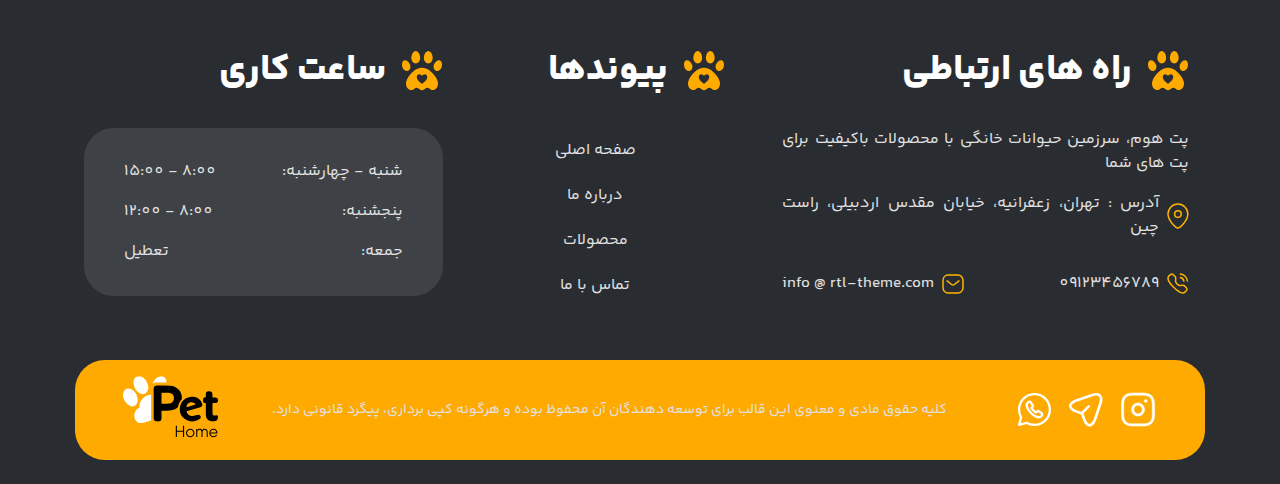
<file: page-blog.html>
﻿<html dir="rtl" lang="fa-IR">
<head>
    <title>صفحه وبلاگ 1 - دمو 1</title>
    <meta charset="UTF-8">
    <meta http-equiv="X-UA-Compatible" content="IE=edge">
    <meta name="viewport" content="width=device-width, initial-scale=1.0 , maximum-scale=1">
    <link href="Css/Main.css" rel="stylesheet" />
    <link href="Css/Menu.css" rel="stylesheet" />
    <link href="Css/Style.css" rel="stylesheet" />
    <link href="Css/owl.carousel.min.css" rel="stylesheet" />
    <link href="Css/owl.theme.min.css" rel="stylesheet" />
</head>

<body class="rtl">
    <div class="main_wrap">
        <div class="of-site-mask"></div>
  

        <div class="clearfix"></div>
            <!--header-page-->
        <section class="container-fluid bkg p-0">
            <div class="row">
                <div class="col-lg-12 p-0 mb-3">
                    <div class="bg-package d-flex align-items-center justify-content-center">
                        <div class="breadcrumb radius15">
                            <ul class="">
                                <li><a href="#">خانه / </a></li>
                                <li><a href="#" class="current"> <?php  the_title();  ?></a></li>
                            </ul>
                        </div>
                    </div>
                </div>
            </div>
        </section>

        <section class="container mb-4">
            <div class="row">


            <div class="col-xl-3 order-xl-1 pt-3 order-1 mb-3">
                    <div class="d-flex align-items-center justify-content-center mb-3 bg-title-sidebar p-2 radius15">
                        <svg width="41" height="41" viewBox="0 0 41 41" fill="none" xmlns="http://www.w3.org/2000/svg">
                            <path d="M26.2658 0.97876C28.7008 0.97876 30.6746 4.67863 30.6746 7.81348C30.6746 10.9483 28.7008 13.489 26.2658 13.489C23.8307 13.489 21.8569 10.9479 21.8569 7.81348C21.8569 4.6791 23.8307 0.97876 26.2658 0.97876Z" fill="#FFAA00"/>
                            <path d="M13.7387 0.97876C16.1737 0.97876 18.1475 4.67863 18.1475 7.81348C18.1475 10.9483 16.1737 13.489 13.7387 13.489C11.3036 13.489 9.32983 10.9479 9.32983 7.81348C9.32983 4.6791 11.3036 0.97876 13.7387 0.97876Z" fill="#FFAA00"/>
                            <path d="M0.534818 17.5109C-0.500563 14.9255 -0.0464077 11.2055 2.01777 10.3819C4.08194 9.55835 6.97583 11.9425 8.01027 14.5283C9.04471 17.1142 8.20934 19.8781 6.1447 20.7017C4.08005 21.5252 1.56879 20.0967 0.534818 17.5109Z" fill="#FFAA00"/>
                            <path d="M39.4698 17.5109C38.4344 20.0963 35.9241 21.5253 33.8599 20.7017C31.7957 19.8782 30.9604 17.1142 31.9943 14.5284C33.0283 11.9426 35.9227 9.55745 37.9868 10.3819C40.051 11.2064 40.5037 14.9251 39.4698 17.5109Z" fill="#FFAA00"/>
                            <path d="M35.776 31.7942C35.3054 29.679 34.1759 27.7667 32.9292 25.9965C30.0075 21.85 25.329 17.6627 20.0025 17.6627C14.698 17.6627 9.99787 21.8491 7.07574 25.9965C5.82905 27.7667 4.7019 29.6766 4.22892 31.7942C3.75593 33.9119 4.01478 36.2805 5.3283 37.9991C6.64182 39.7176 9.13097 40.5816 11.0756 39.649C12.2324 39.0953 13.169 37.9789 14.4448 37.8712C15.6167 37.773 16.6521 38.5608 17.6291 39.2198C18.335 39.696 19.1869 40.1294 20.0025 40.135C20.8181 40.1294 21.6694 39.696 22.3758 39.2198C23.3529 38.5617 24.3882 37.773 25.5601 37.8712C26.836 37.9789 27.7721 39.0934 28.9293 39.649C30.874 40.5816 33.3631 39.7214 34.6766 38.001C35.9902 36.2805 36.249 33.9123 35.776 31.7942ZM24.6424 29.2432C24.0414 30.3403 23.0931 31.3063 22.2921 32.0579C21.8629 32.4609 21.4108 32.8388 20.9381 33.1899H20.9353C20.6648 33.3882 20.338 33.4951 20.0025 33.4951C19.6669 33.4951 19.3402 33.3882 19.0697 33.1899H19.0669C18.5941 32.8388 18.142 32.4609 17.7129 32.0579C16.9128 31.3058 15.9635 30.3403 15.3626 29.2432C14.866 28.3374 14.6067 27.3423 14.8637 26.3053C15.1103 25.3116 15.8953 24.4387 16.8582 24.3169C17.9717 24.1759 19.2683 24.9586 20.0025 25.8573C20.7366 24.9586 22.0332 24.1764 23.1467 24.3174C24.1096 24.4392 24.8946 25.3121 25.1413 26.3058C25.3982 27.3423 25.1389 28.3374 24.6424 29.2432Z" fill="#FFAA00"/>
                            </svg>
                            
                            <h3 class="mr-3">تماس با ما</h3>
                        
        
                    </div>   

                    <div class="card side-category p-4 mb-3">
                            <ul class="list-unstyled">
                            
                            <li><a href="#"><span>روانشناسی</span></a>
                                <a href="#">
                                    <div class="arrow-cat d-flex align-items-center justify-content-center">
                                    <svg width="12" height="11" viewBox="0 0 12 11" fill="none" xmlns="http://www.w3.org/2000/svg">
                                        <path d="M10.8019 6.17453H2.56566C2.00285 6.17453 1.53613 5.70782 1.53613 5.14501C1.53613 4.5822 2.00285 4.11548 2.56566 4.11548H10.8019C11.3647 4.11548 11.8314 4.5822 11.8314 5.14501C11.8314 5.70782 11.3647 6.17453 10.8019 6.17453Z" fill="#292D32"/>
                                        <path d="M5.31096 10.2918C5.05014 10.2918 4.78933 10.1958 4.58342 9.98985L0.465311 5.87174C0.067227 5.47366 0.067227 4.81476 0.465311 4.41667L4.58342 0.298563C4.98151 -0.099521 5.64041 -0.099521 6.03849 0.298563C6.43657 0.696647 6.43657 1.35554 6.03849 1.75363L2.64791 5.14421L6.03849 8.53479C6.43657 8.93287 6.43657 9.59177 6.03849 9.98985C5.83258 10.1958 5.57177 10.2918 5.31096 10.2918Z" fill="#292D32"/>
                                    </svg>
                                    </div>
                                </a>
                            </li>
                            <li><a href="#"><span>روانشناسی</span></a>
                                <a href="#">
                                    <div class="arrow-cat d-flex align-items-center justify-content-center">
                                    <svg width="12" height="11" viewBox="0 0 12 11" fill="none" xmlns="http://www.w3.org/2000/svg">
                                        <path d="M10.8019 6.17453H2.56566C2.00285 6.17453 1.53613 5.70782 1.53613 5.14501C1.53613 4.5822 2.00285 4.11548 2.56566 4.11548H10.8019C11.3647 4.11548 11.8314 4.5822 11.8314 5.14501C11.8314 5.70782 11.3647 6.17453 10.8019 6.17453Z" fill="#292D32"/>
                                        <path d="M5.31096 10.2918C5.05014 10.2918 4.78933 10.1958 4.58342 9.98985L0.465311 5.87174C0.067227 5.47366 0.067227 4.81476 0.465311 4.41667L4.58342 0.298563C4.98151 -0.099521 5.64041 -0.099521 6.03849 0.298563C6.43657 0.696647 6.43657 1.35554 6.03849 1.75363L2.64791 5.14421L6.03849 8.53479C6.43657 8.93287 6.43657 9.59177 6.03849 9.98985C5.83258 10.1958 5.57177 10.2918 5.31096 10.2918Z" fill="#292D32"/>
                                    </svg>
                                    </div>
                                </a>
                            </li>
                            <li><a href="#"><span>روانشناسی</span></a>
                                <a href="#">
                                    <div class="arrow-cat d-flex align-items-center justify-content-center">
                                    <svg width="12" height="11" viewBox="0 0 12 11" fill="none" xmlns="http://www.w3.org/2000/svg">
                                        <path d="M10.8019 6.17453H2.56566C2.00285 6.17453 1.53613 5.70782 1.53613 5.14501C1.53613 4.5822 2.00285 4.11548 2.56566 4.11548H10.8019C11.3647 4.11548 11.8314 4.5822 11.8314 5.14501C11.8314 5.70782 11.3647 6.17453 10.8019 6.17453Z" fill="#292D32"/>
                                        <path d="M5.31096 10.2918C5.05014 10.2918 4.78933 10.1958 4.58342 9.98985L0.465311 5.87174C0.067227 5.47366 0.067227 4.81476 0.465311 4.41667L4.58342 0.298563C4.98151 -0.099521 5.64041 -0.099521 6.03849 0.298563C6.43657 0.696647 6.43657 1.35554 6.03849 1.75363L2.64791 5.14421L6.03849 8.53479C6.43657 8.93287 6.43657 9.59177 6.03849 9.98985C5.83258 10.1958 5.57177 10.2918 5.31096 10.2918Z" fill="#292D32"/>
                                    </svg>
                                    </div>
                                </a>
                            </li>
                      
                        </ul>
                    </div>
                    <div class="d-flex align-items-center justify-content-center mb-3 mt-5 bg-title-sidebar p-2 radius15">
                        <svg width="41" height="41" viewBox="0 0 41 41" fill="none" xmlns="http://www.w3.org/2000/svg">
                            <path d="M26.2658 0.97876C28.7008 0.97876 30.6746 4.67863 30.6746 7.81348C30.6746 10.9483 28.7008 13.489 26.2658 13.489C23.8307 13.489 21.8569 10.9479 21.8569 7.81348C21.8569 4.6791 23.8307 0.97876 26.2658 0.97876Z" fill="#FFAA00"/>
                            <path d="M13.7387 0.97876C16.1737 0.97876 18.1475 4.67863 18.1475 7.81348C18.1475 10.9483 16.1737 13.489 13.7387 13.489C11.3036 13.489 9.32983 10.9479 9.32983 7.81348C9.32983 4.6791 11.3036 0.97876 13.7387 0.97876Z" fill="#FFAA00"/>
                            <path d="M0.534818 17.5109C-0.500563 14.9255 -0.0464077 11.2055 2.01777 10.3819C4.08194 9.55835 6.97583 11.9425 8.01027 14.5283C9.04471 17.1142 8.20934 19.8781 6.1447 20.7017C4.08005 21.5252 1.56879 20.0967 0.534818 17.5109Z" fill="#FFAA00"/>
                            <path d="M39.4698 17.5109C38.4344 20.0963 35.9241 21.5253 33.8599 20.7017C31.7957 19.8782 30.9604 17.1142 31.9943 14.5284C33.0283 11.9426 35.9227 9.55745 37.9868 10.3819C40.051 11.2064 40.5037 14.9251 39.4698 17.5109Z" fill="#FFAA00"/>
                            <path d="M35.776 31.7942C35.3054 29.679 34.1759 27.7667 32.9292 25.9965C30.0075 21.85 25.329 17.6627 20.0025 17.6627C14.698 17.6627 9.99787 21.8491 7.07574 25.9965C5.82905 27.7667 4.7019 29.6766 4.22892 31.7942C3.75593 33.9119 4.01478 36.2805 5.3283 37.9991C6.64182 39.7176 9.13097 40.5816 11.0756 39.649C12.2324 39.0953 13.169 37.9789 14.4448 37.8712C15.6167 37.773 16.6521 38.5608 17.6291 39.2198C18.335 39.696 19.1869 40.1294 20.0025 40.135C20.8181 40.1294 21.6694 39.696 22.3758 39.2198C23.3529 38.5617 24.3882 37.773 25.5601 37.8712C26.836 37.9789 27.7721 39.0934 28.9293 39.649C30.874 40.5816 33.3631 39.7214 34.6766 38.001C35.9902 36.2805 36.249 33.9123 35.776 31.7942ZM24.6424 29.2432C24.0414 30.3403 23.0931 31.3063 22.2921 32.0579C21.8629 32.4609 21.4108 32.8388 20.9381 33.1899H20.9353C20.6648 33.3882 20.338 33.4951 20.0025 33.4951C19.6669 33.4951 19.3402 33.3882 19.0697 33.1899H19.0669C18.5941 32.8388 18.142 32.4609 17.7129 32.0579C16.9128 31.3058 15.9635 30.3403 15.3626 29.2432C14.866 28.3374 14.6067 27.3423 14.8637 26.3053C15.1103 25.3116 15.8953 24.4387 16.8582 24.3169C17.9717 24.1759 19.2683 24.9586 20.0025 25.8573C20.7366 24.9586 22.0332 24.1764 23.1467 24.3174C24.1096 24.4392 24.8946 25.3121 25.1413 26.3058C25.3982 27.3423 25.1389 28.3374 24.6424 29.2432Z" fill="#FFAA00"/>
                            </svg>
                            
                            <h3 class="mr-3">تماس با ما</h3>
                        
        
                    </div>  
                    
                    <div class="card thumb-post p-4 mb-3">
            
                        <ul>
                            <li class="my-1">
                                <div class="d-flex align-items-center justify-content-between">
                                    <a href="#"><img src="Img/beautiful-pet-3.jpg" /></a>
                                    <div class="mr-2">
                                        <p><a href="#">بازی با حیوانات خانگی</a></p>
                                        <p>5 خرداد 1402</p>
                                    </div>
                                </div>
                            </li>
                            <li class="my-1">
                                <div class="d-flex align-items-center justify-content-between">
                                    <a href="#"><img src="Img/beautiful-pet-4.jpg" /></a>
                                    <div class="mr-2">
                                        <p><a href="#">تربیت حیوانات خانگی</a></p>
                                        <p>5 خرداد 1402</p>
                                    </div>
                                </div>
                            </li>
                            <li class="my-1">
                                <div class="d-flex align-items-center justify-content-between">
                                    <a href="#"><img src="Img/beautiful-pet-2.jpg" /></a>
                                    <div class="mr-2">
                                        <p><a href="#">رفتار کودک با حیوانات</a></p>
                                        <p>5 خرداد 1402</p>
                                    </div>
                                </div>
                            </li>
               
                    </div>
             
            </div>



            <div class="col-xl-9 order-xl-0 pl-4 order-0 mb-3 blog-p">
               
                    <div class="mb-3 p-3">

                        <div class="op p_relative">
                            <img src="Img/beautiful-pet-1.jpg" alt="" class="img-fluid mb-4 blogimg radius30" />
                            <div class="op-description d-flex justify-content-between w-100">
                                <h3>تغذیه حیوانات خانگی</h3>

                                <div class="d-flex align-items-center">   
                                    <p class="ml-2">300</p>
                                    <svg width="25" height="25" viewBox="0 0 28 28" fill="none" xmlns="http://www.w3.org/2000/svg">
                                        <path d="M18.1766 14C18.1766 16.31 16.3099 18.1766 13.9999 18.1766C11.6899 18.1766 9.82324 16.31 9.82324 14C9.82324 11.69 11.6899 9.8233 13.9999 9.8233C16.3099 9.8233 18.1766 11.69 18.1766 14Z" stroke="white" stroke-width="2" stroke-linecap="round" stroke-linejoin="round"/>
                                        <path d="M13.9998 23.6484C18.1182 23.6484 21.9565 21.2217 24.6282 17.0217C25.6782 15.3767 25.6782 12.6117 24.6282 10.9667C21.9565 6.76669 18.1182 4.34003 13.9998 4.34003C9.88148 4.34003 6.04315 6.76669 3.37148 10.9667C2.32148 12.6117 2.32148 15.3767 3.37148 17.0217C6.04315 21.2217 9.88148 23.6484 13.9998 23.6484Z" stroke="white" stroke-width="2" stroke-linecap="round" stroke-linejoin="round"/>
                                        </svg>
                                </div>

    
                            </div>
                            <a class="op-link" href="blog_destails.html"></a>
                        </div>
                    </div>
                        <div class="card m-3 p-sm-4 p-3 pb-0">
                            <div class="item">

                                <div class="row">
                                    <div class="col-lg-12 text-justify">                   
                                        <p>لورم ایپسوم متن ساختگی با تولید سادگی نامفهوم از صنعت چاپ و با استفاده از طراحان گرافیک است. چاپگرها و متون بلکه روزنامه و مجله در ستون و سطرآنچنان که لازم است و برای شرایط فعلی تکنولوژی مورد نیاز و کاربردهای متنوع با هدف بهبود ابزارهای کاربردی می باشد. کتابهای زیادی در شصت و سه درصد گذشته، حال و آینده شناخت فراوان جامعه و متخصصان را می طلبد تا با نرم افزارها شناخت بیشتری را برای طراحان رایانه ای علی الخصوص طراحان خلاقی و فرهنگ پیشرو در زبان فارسی ایجاد کرد. در این صورت می توان امید داشت که تمام و دشواری موجود در ارائه راهکارها و شرایط سخت تایپ به پایان رسد وزمان مورد نیاز شامل حروفچینی دستاوردهای اصلی و جوابگوی سوالات پیوسته اهل دنیای موجود طراحی اساسا مورد استفاده قرار گیرد.
                                        </p>
                                        
                                        <div class="d-flex justify-content-between mt-4 bt-1 p-3">
                                            <p>توسط: زینب تاجری</p>
                                            <div class="d-flex align-items-center">
                                                <svg width="24" height="24" viewBox="0 0 24 24" fill="none" xmlns="http://www.w3.org/2000/svg">
                                                    <path d="M8 5.75C7.59 5.75 7.25 5.41 7.25 5V2C7.25 1.59 7.59 1.25 8 1.25C8.41 1.25 8.75 1.59 8.75 2V5C8.75 5.41 8.41 5.75 8 5.75Z" fill="#FFAA00"/>
                                                    <path d="M16 5.75C15.59 5.75 15.25 5.41 15.25 5V2C15.25 1.59 15.59 1.25 16 1.25C16.41 1.25 16.75 1.59 16.75 2V5C16.75 5.41 16.41 5.75 16 5.75Z" fill="#FFAA00"/>
                                                    <path d="M8.5 14.5001C8.37 14.5001 8.24 14.4701 8.12 14.4201C7.99 14.3701 7.89 14.3001 7.79 14.2101C7.61 14.0201 7.5 13.7701 7.5 13.5001C7.5 13.3701 7.53 13.2401 7.58 13.1201C7.63 13.0001 7.7 12.8901 7.79 12.7901C7.89 12.7001 7.99 12.6301 8.12 12.5801C8.48 12.4301 8.93 12.5101 9.21 12.7901C9.39 12.9801 9.5 13.2401 9.5 13.5001C9.5 13.5601 9.49 13.6301 9.48 13.7001C9.47 13.7601 9.45 13.8201 9.42 13.8801C9.4 13.9401 9.37 14.0001 9.33 14.0601C9.3 14.1101 9.25 14.1601 9.21 14.2101C9.02 14.3901 8.76 14.5001 8.5 14.5001Z" fill="#FFAA00"/>
                                                    <path d="M12 14.5C11.87 14.5 11.74 14.47 11.62 14.42C11.49 14.37 11.39 14.3 11.29 14.21C11.11 14.02 11 13.77 11 13.5C11 13.37 11.03 13.24 11.08 13.12C11.13 13 11.2 12.89 11.29 12.79C11.39 12.7 11.49 12.63 11.62 12.58C11.98 12.42 12.43 12.51 12.71 12.79C12.89 12.98 13 13.24 13 13.5C13 13.56 12.99 13.63 12.98 13.7C12.97 13.76 12.95 13.82 12.92 13.88C12.9 13.94 12.87 14 12.83 14.06C12.8 14.11 12.75 14.16 12.71 14.21C12.52 14.39 12.26 14.5 12 14.5Z" fill="#FFAA00"/>
                                                    <path d="M15.5 14.5C15.37 14.5 15.24 14.47 15.12 14.42C14.99 14.37 14.89 14.3 14.79 14.21C14.75 14.16 14.71 14.11 14.67 14.06C14.63 14 14.6 13.94 14.58 13.88C14.55 13.82 14.53 13.76 14.52 13.7C14.51 13.63 14.5 13.56 14.5 13.5C14.5 13.24 14.61 12.98 14.79 12.79C14.89 12.7 14.99 12.63 15.12 12.58C15.49 12.42 15.93 12.51 16.21 12.79C16.39 12.98 16.5 13.24 16.5 13.5C16.5 13.56 16.49 13.63 16.48 13.7C16.47 13.76 16.45 13.82 16.42 13.88C16.4 13.94 16.37 14 16.33 14.06C16.3 14.11 16.25 14.16 16.21 14.21C16.02 14.39 15.76 14.5 15.5 14.5Z" fill="#FFAA00"/>
                                                    <path d="M8.5 17.9999C8.37 17.9999 8.24 17.97 8.12 17.92C8 17.87 7.89 17.7999 7.79 17.7099C7.61 17.5199 7.5 17.2599 7.5 16.9999C7.5 16.8699 7.53 16.7399 7.58 16.6199C7.63 16.4899 7.7 16.38 7.79 16.29C8.16 15.92 8.84 15.92 9.21 16.29C9.39 16.48 9.5 16.7399 9.5 16.9999C9.5 17.2599 9.39 17.5199 9.21 17.7099C9.02 17.8899 8.76 17.9999 8.5 17.9999Z" fill="#FFAA00"/>
                                                    <path d="M12 17.9999C11.74 17.9999 11.48 17.8899 11.29 17.7099C11.11 17.5199 11 17.2599 11 16.9999C11 16.8699 11.03 16.7399 11.08 16.6199C11.13 16.4899 11.2 16.38 11.29 16.29C11.66 15.92 12.34 15.92 12.71 16.29C12.8 16.38 12.87 16.4899 12.92 16.6199C12.97 16.7399 13 16.8699 13 16.9999C13 17.2599 12.89 17.5199 12.71 17.7099C12.52 17.8899 12.26 17.9999 12 17.9999Z" fill="#FFAA00"/>
                                                    <path d="M15.5 18C15.24 18 14.98 17.89 14.79 17.71C14.7 17.62 14.63 17.51 14.58 17.38C14.53 17.26 14.5 17.13 14.5 17C14.5 16.87 14.53 16.74 14.58 16.62C14.63 16.49 14.7 16.38 14.79 16.29C15.02 16.06 15.37 15.95 15.69 16.02C15.76 16.03 15.82 16.05 15.88 16.08C15.94 16.1 16 16.13 16.06 16.17C16.11 16.2 16.16 16.25 16.21 16.29C16.39 16.48 16.5 16.74 16.5 17C16.5 17.26 16.39 17.52 16.21 17.71C16.02 17.89 15.76 18 15.5 18Z" fill="#FFAA00"/>
                                                    <path d="M20.5 9.83997H3.5C3.09 9.83997 2.75 9.49997 2.75 9.08997C2.75 8.67997 3.09 8.33997 3.5 8.33997H20.5C20.91 8.33997 21.25 8.67997 21.25 9.08997C21.25 9.49997 20.91 9.83997 20.5 9.83997Z" fill="#FFAA00"/>
                                                    <path d="M16 22.75H8C4.35 22.75 2.25 20.65 2.25 17V8.5C2.25 4.85 4.35 2.75 8 2.75H16C19.65 2.75 21.75 4.85 21.75 8.5V17C21.75 20.65 19.65 22.75 16 22.75ZM8 4.25C5.14 4.25 3.75 5.64 3.75 8.5V17C3.75 19.86 5.14 21.25 8 21.25H16C18.86 21.25 20.25 19.86 20.25 17V8.5C20.25 5.64 18.86 4.25 16 4.25H8Z" fill="#FFAA00"/>
                                                    </svg>
                                                    <p class="mr-2">6 خرداد 1402</p>
                                            </div>
                                
                
                                        </div>

                                    </div>
                                    
                                </div>
                            </div>
                     
                    </div>

                    <div>
                        
                        <div class="p-sm-4 pb-0">
                            <div class="d-flex align-items-center mb-1">
                                <svg width="41" height="41" viewBox="0 0 41 41" fill="none" xmlns="http://www.w3.org/2000/svg">
                                    <path d="M26.2658 0.97876C28.7008 0.97876 30.6746 4.67863 30.6746 7.81348C30.6746 10.9483 28.7008 13.489 26.2658 13.489C23.8307 13.489 21.8569 10.9479 21.8569 7.81348C21.8569 4.6791 23.8307 0.97876 26.2658 0.97876Z" fill="#FFAA00"/>
                                    <path d="M13.7387 0.97876C16.1737 0.97876 18.1475 4.67863 18.1475 7.81348C18.1475 10.9483 16.1737 13.489 13.7387 13.489C11.3036 13.489 9.32983 10.9479 9.32983 7.81348C9.32983 4.6791 11.3036 0.97876 13.7387 0.97876Z" fill="#FFAA00"/>
                                    <path d="M0.534818 17.5109C-0.500563 14.9255 -0.0464077 11.2055 2.01777 10.3819C4.08194 9.55835 6.97583 11.9425 8.01027 14.5283C9.04471 17.1142 8.20934 19.8781 6.1447 20.7017C4.08005 21.5252 1.56879 20.0967 0.534818 17.5109Z" fill="#FFAA00"/>
                                    <path d="M39.4698 17.5109C38.4344 20.0963 35.9241 21.5253 33.8599 20.7017C31.7957 19.8782 30.9604 17.1142 31.9943 14.5284C33.0283 11.9426 35.9227 9.55745 37.9868 10.3819C40.051 11.2064 40.5037 14.9251 39.4698 17.5109Z" fill="#FFAA00"/>
                                    <path d="M35.776 31.7942C35.3054 29.679 34.1759 27.7667 32.9292 25.9965C30.0075 21.85 25.329 17.6627 20.0025 17.6627C14.698 17.6627 9.99787 21.8491 7.07574 25.9965C5.82905 27.7667 4.7019 29.6766 4.22892 31.7942C3.75593 33.9119 4.01478 36.2805 5.3283 37.9991C6.64182 39.7176 9.13097 40.5816 11.0756 39.649C12.2324 39.0953 13.169 37.9789 14.4448 37.8712C15.6167 37.773 16.6521 38.5608 17.6291 39.2198C18.335 39.696 19.1869 40.1294 20.0025 40.135C20.8181 40.1294 21.6694 39.696 22.3758 39.2198C23.3529 38.5617 24.3882 37.773 25.5601 37.8712C26.836 37.9789 27.7721 39.0934 28.9293 39.649C30.874 40.5816 33.3631 39.7214 34.6766 38.001C35.9902 36.2805 36.249 33.9123 35.776 31.7942ZM24.6424 29.2432C24.0414 30.3403 23.0931 31.3063 22.2921 32.0579C21.8629 32.4609 21.4108 32.8388 20.9381 33.1899H20.9353C20.6648 33.3882 20.338 33.4951 20.0025 33.4951C19.6669 33.4951 19.3402 33.3882 19.0697 33.1899H19.0669C18.5941 32.8388 18.142 32.4609 17.7129 32.0579C16.9128 31.3058 15.9635 30.3403 15.3626 29.2432C14.866 28.3374 14.6067 27.3423 14.8637 26.3053C15.1103 25.3116 15.8953 24.4387 16.8582 24.3169C17.9717 24.1759 19.2683 24.9586 20.0025 25.8573C20.7366 24.9586 22.0332 24.1764 23.1467 24.3174C24.1096 24.4392 24.8946 25.3121 25.1413 26.3058C25.3982 27.3423 25.1389 28.3374 24.6424 29.2432Z" fill="#FFAA00"/>
                                    </svg>
                                    
                                    <h2 class="mr-3">دیدگاه شما</h2>
                                
                
                            </div>   
                                <p class="mb-4">
                                    پذیرای نظرات و پیشنهادات شما عزیزان هستیم.
                                </p>
                        </div>
                    <div class="card m-3 p-sm-4">
                        <div class="form-group comment-page-blog">
                            <textarea class="form-control area mb-2" cols="60" rows="9" placeholder="دیدگاه" style="height: 150px!important"></textarea>
                            <input class="form-control mb-3 d-inline-block" type="text" placeholder="نام و نام خانوادگی">
                            <input class="form-control w-50 mb-3 mr-1 float-left" type="email" placeholder="ایـمیل">
                            <button type="submit" class="btn btn-lightorng d-flex align-items-center">
                                <svg class="ml-2" width="25" height="25" viewBox="0 0 32 32" fill="none" xmlns="http://www.w3.org/2000/svg">
                                    <path d="M23.8268 29.16C23.4134 29.16 23.0001 29.0534 22.6268 28.8267L17.2801 25.6534C16.7201 25.64 16.1601 25.6001 15.6268 25.5201C15.2668 25.4667 14.9601 25.2267 14.8268 24.88C14.6934 24.5333 14.7601 24.16 15.0001 23.88C15.8801 22.8533 16.3334 21.6267 16.3334 20.32C16.3334 17.0934 13.4934 14.4667 10.0001 14.4667C8.69343 14.4667 7.44009 14.8267 6.38676 15.5201C6.09343 15.7067 5.73343 15.7334 5.41343 15.5867C5.10677 15.44 4.88011 15.1467 4.84011 14.8C4.80011 14.4267 4.77344 14.0534 4.77344 13.6667C4.77344 7.05337 10.5068 1.68005 17.5468 1.68005C24.5868 1.68005 30.3201 7.05337 30.3201 13.6667C30.3201 17.2934 28.6401 20.6267 25.6801 22.9067L26.1334 26.5334C26.2401 27.4401 25.8401 28.2934 25.0801 28.7867C24.7068 29.0267 24.2668 29.16 23.8268 29.16ZM17.5334 23.64C17.7201 23.6267 17.9068 23.6801 18.0668 23.7867L23.6534 27.1067C23.8001 27.2001 23.9201 27.1601 24.0001 27.1067C24.0668 27.0667 24.1734 26.9601 24.1468 26.7734L23.6268 22.56C23.5868 22.1867 23.7468 21.8267 24.0401 21.6134C26.7601 19.7067 28.3201 16.8 28.3201 13.64C28.3201 8.13335 23.4934 3.65336 17.5468 3.65336C11.8268 3.65336 7.13343 7.81341 6.78676 13.0401C7.78676 12.6534 8.86678 12.4401 9.98678 12.4401C14.5868 12.4401 18.3201 15.96 18.3201 20.2933C18.3334 21.4667 18.0534 22.6 17.5334 23.64Z" fill="white"/>
                                    <path d="M6.10636 30.3335C5.7597 30.3335 5.42636 30.2402 5.11969 30.0402C4.51969 29.6535 4.1997 28.9868 4.2797 28.2802L4.54637 26.2268C2.74637 24.7601 1.67969 22.5868 1.67969 20.3068C1.67969 17.7068 3.0397 15.2801 5.3197 13.8268C6.69304 12.9334 8.31969 12.4535 10.013 12.4535C14.613 12.4535 18.3464 15.9734 18.3464 20.3068C18.3464 22.0668 17.7064 23.8001 16.533 25.1735C15.0264 27.0001 12.773 28.0668 10.293 28.1468L7.03969 30.0801C6.74636 30.2535 6.42636 30.3335 6.10636 30.3335ZM9.99969 14.4535C8.69303 14.4535 7.43969 14.8135 6.38635 15.5068C4.67969 16.6001 3.66636 18.3868 3.66636 20.3068C3.66636 22.1601 4.57303 23.8535 6.17303 24.9468C6.4797 25.1602 6.63969 25.5201 6.59969 25.8934L6.30636 28.1735L9.49302 26.2802C9.65302 26.1868 9.82636 26.1334 9.99969 26.1334C11.9597 26.1334 13.813 25.2935 14.9864 23.8668C15.8664 22.8268 16.333 21.6001 16.333 20.2934C16.333 17.0801 13.493 14.4535 9.99969 14.4535Z" fill="white"/>
                                    </svg>
                                ثبت دیدگاه                                    
                            </button>

                        </div>

                    </div>
                </div>
            </div>
  


            </div>
     
        </section>

        <footer class="footer-parent pt-4 pb-4">
            <div class="container footer-wrap">
        
                <div class="row py-3">
        
                <div class="col-lg-5 col-md-6 col-sm-12 px-md-3 mb-4 pl-lg-5">
                    <div class="d-flex align-items-center mb-4">
                        <svg width="41" height="41" viewBox="0 0 41 41" fill="none" xmlns="http://www.w3.org/2000/svg">
                            <path d="M26.2658 0.97876C28.7008 0.97876 30.6746 4.67863 30.6746 7.81348C30.6746 10.9483 28.7008 13.489 26.2658 13.489C23.8307 13.489 21.8569 10.9479 21.8569 7.81348C21.8569 4.6791 23.8307 0.97876 26.2658 0.97876Z" fill="#FFAA00"/>
                            <path d="M13.7387 0.97876C16.1737 0.97876 18.1475 4.67863 18.1475 7.81348C18.1475 10.9483 16.1737 13.489 13.7387 13.489C11.3036 13.489 9.32983 10.9479 9.32983 7.81348C9.32983 4.6791 11.3036 0.97876 13.7387 0.97876Z" fill="#FFAA00"/>
                            <path d="M0.534818 17.5109C-0.500563 14.9255 -0.0464077 11.2055 2.01777 10.3819C4.08194 9.55835 6.97583 11.9425 8.01027 14.5283C9.04471 17.1142 8.20934 19.8781 6.1447 20.7017C4.08005 21.5252 1.56879 20.0967 0.534818 17.5109Z" fill="#FFAA00"/>
                            <path d="M39.4698 17.5109C38.4344 20.0963 35.9241 21.5253 33.8599 20.7017C31.7957 19.8782 30.9604 17.1142 31.9943 14.5284C33.0283 11.9426 35.9227 9.55745 37.9868 10.3819C40.051 11.2064 40.5037 14.9251 39.4698 17.5109Z" fill="#FFAA00"/>
                            <path d="M35.776 31.7942C35.3054 29.679 34.1759 27.7667 32.9292 25.9965C30.0075 21.85 25.329 17.6627 20.0025 17.6627C14.698 17.6627 9.99787 21.8491 7.07574 25.9965C5.82905 27.7667 4.7019 29.6766 4.22892 31.7942C3.75593 33.9119 4.01478 36.2805 5.3283 37.9991C6.64182 39.7176 9.13097 40.5816 11.0756 39.649C12.2324 39.0953 13.169 37.9789 14.4448 37.8712C15.6167 37.773 16.6521 38.5608 17.6291 39.2198C18.335 39.696 19.1869 40.1294 20.0025 40.135C20.8181 40.1294 21.6694 39.696 22.3758 39.2198C23.3529 38.5617 24.3882 37.773 25.5601 37.8712C26.836 37.9789 27.7721 39.0934 28.9293 39.649C30.874 40.5816 33.3631 39.7214 34.6766 38.001C35.9902 36.2805 36.249 33.9123 35.776 31.7942ZM24.6424 29.2432C24.0414 30.3403 23.0931 31.3063 22.2921 32.0579C21.8629 32.4609 21.4108 32.8388 20.9381 33.1899H20.9353C20.6648 33.3882 20.338 33.4951 20.0025 33.4951C19.6669 33.4951 19.3402 33.3882 19.0697 33.1899H19.0669C18.5941 32.8388 18.142 32.4609 17.7129 32.0579C16.9128 31.3058 15.9635 30.3403 15.3626 29.2432C14.866 28.3374 14.6067 27.3423 14.8637 26.3053C15.1103 25.3116 15.8953 24.4387 16.8582 24.3169C17.9717 24.1759 19.2683 24.9586 20.0025 25.8573C20.7366 24.9586 22.0332 24.1764 23.1467 24.3174C24.1096 24.4392 24.8946 25.3121 25.1413 26.3058C25.3982 27.3423 25.1389 28.3374 24.6424 29.2432Z" fill="#FFAA00"/>
                            </svg>
                            
                            <h2 class="mr-3 color-white">راه های ارتباطی</h2>
                    </div>
                        <div class="mb-2 text-right">
                  
                            <p>پت هوم،  سرزمین حیوانات خانگی با محصولات باکیفیت برای پت های شما</p>
               
                       <div class="d-flex align-items-center my-3">
                        <svg width="22" height="26" viewBox="0 0 22 26" fill="none" xmlns="http://www.w3.org/2000/svg">
                            <path fill-rule="evenodd" clip-rule="evenodd" d="M14.3334 11.0006C14.3334 9.15894 12.8411 7.66663 11.0008 7.66663C9.15906 7.66663 7.66675 9.15894 7.66675 11.0006C7.66675 12.841 9.15906 14.3333 11.0008 14.3333C12.8411 14.3333 14.3334 12.841 14.3334 11.0006Z" stroke="#FFB500" stroke-width="1.5" stroke-linecap="round" stroke-linejoin="round"/>
                            <path fill-rule="evenodd" clip-rule="evenodd" d="M10.9993 25C9.40138 25 1 18.1978 1 11.0844C1 5.51552 5.47613 1 10.9993 1C16.5226 1 21 5.51552 21 11.0844C21 18.1978 12.5973 25 10.9993 25Z" stroke="#FFB500" stroke-width="1.5" stroke-linecap="round" stroke-linejoin="round"/>
                            </svg>   
                        <p class="mr-2">آدرس  : تهران، زعفرانیه، خیابان مقدس اردبیلی، راست چین</p>
                       </div>
        
                       <div class="d-flex justify-content-between">
                        <div class="d-flex align-items-center my-3">
                            <svg width="22" height="21" viewBox="0 0 22 21" fill="none" xmlns="http://www.w3.org/2000/svg">
                                <path d="M13.353 1C17.054 1.411 19.978 4.331 20.393 8.032" stroke="#FFB500" stroke-width="1.5" stroke-linecap="round" stroke-linejoin="round"/>
                                <path d="M13.353 4.54297C15.124 4.88697 16.508 6.27197 16.853 8.04297" stroke="#FFB500" stroke-width="1.5" stroke-linecap="round" stroke-linejoin="round"/>
                                <path fill-rule="evenodd" clip-rule="evenodd" d="M10.0315 10.9724C14.0205 14.9604 14.9254 10.3467 17.4653 12.8848C19.9138 15.3328 21.3222 15.8232 18.2188 18.9247C17.8302 19.237 15.3613 22.9943 6.68447 14.3197C-1.99341 5.644 1.76157 3.17244 2.07394 2.78395C5.18377 -0.326154 5.66682 1.08938 8.11539 3.53733C10.6541 6.0765 6.04254 6.98441 10.0315 10.9724Z" stroke="#FFB500" stroke-width="1.5" stroke-linecap="round" stroke-linejoin="round"/>
                                </svg>
                                  
                            <p class="mr-2">09123456789</p>
                           </div>
                           <div class="d-flex align-items-center my-3">
                            <svg width="22" height="20" viewBox="0 0 22 20" fill="none" xmlns="http://www.w3.org/2000/svg">
                                <path d="M16.9026 6.8512L12.4593 10.4642C11.6198 11.1302 10.4387 11.1302 9.59919 10.4642L5.11841 6.8512" stroke="#FFB500" stroke-width="1.5" stroke-linecap="round" stroke-linejoin="round"/>
                                <path fill-rule="evenodd" clip-rule="evenodd" d="M15.9089 19C18.9502 19.0084 21 16.5095 21 13.4384V6.57001C21 3.49883 18.9502 1 15.9089 1H6.09114C3.04979 1 1 3.49883 1 6.57001V13.4384C1 16.5095 3.04979 19.0084 6.09114 19H15.9089Z" stroke="#FFB500" stroke-width="1.5" stroke-linecap="round" stroke-linejoin="round"/>
                                </svg>
                                
                                  
                            <p class="mr-2">info @ rtl-theme.com</p>
                           </div>
                       </div>
        
        
        
                      
                        </div>
           
                </div>
        
                <div class="col-lg-3 col-md-6 col-sm-6 mb-4">
                    <div class="d-flex align-items-center mb-4">
                        <svg width="41" height="41" viewBox="0 0 41 41" fill="none" xmlns="http://www.w3.org/2000/svg">
                            <path d="M26.2658 0.97876C28.7008 0.97876 30.6746 4.67863 30.6746 7.81348C30.6746 10.9483 28.7008 13.489 26.2658 13.489C23.8307 13.489 21.8569 10.9479 21.8569 7.81348C21.8569 4.6791 23.8307 0.97876 26.2658 0.97876Z" fill="#FFAA00"/>
                            <path d="M13.7387 0.97876C16.1737 0.97876 18.1475 4.67863 18.1475 7.81348C18.1475 10.9483 16.1737 13.489 13.7387 13.489C11.3036 13.489 9.32983 10.9479 9.32983 7.81348C9.32983 4.6791 11.3036 0.97876 13.7387 0.97876Z" fill="#FFAA00"/>
                            <path d="M0.534818 17.5109C-0.500563 14.9255 -0.0464077 11.2055 2.01777 10.3819C4.08194 9.55835 6.97583 11.9425 8.01027 14.5283C9.04471 17.1142 8.20934 19.8781 6.1447 20.7017C4.08005 21.5252 1.56879 20.0967 0.534818 17.5109Z" fill="#FFAA00"/>
                            <path d="M39.4698 17.5109C38.4344 20.0963 35.9241 21.5253 33.8599 20.7017C31.7957 19.8782 30.9604 17.1142 31.9943 14.5284C33.0283 11.9426 35.9227 9.55745 37.9868 10.3819C40.051 11.2064 40.5037 14.9251 39.4698 17.5109Z" fill="#FFAA00"/>
                            <path d="M35.776 31.7942C35.3054 29.679 34.1759 27.7667 32.9292 25.9965C30.0075 21.85 25.329 17.6627 20.0025 17.6627C14.698 17.6627 9.99787 21.8491 7.07574 25.9965C5.82905 27.7667 4.7019 29.6766 4.22892 31.7942C3.75593 33.9119 4.01478 36.2805 5.3283 37.9991C6.64182 39.7176 9.13097 40.5816 11.0756 39.649C12.2324 39.0953 13.169 37.9789 14.4448 37.8712C15.6167 37.773 16.6521 38.5608 17.6291 39.2198C18.335 39.696 19.1869 40.1294 20.0025 40.135C20.8181 40.1294 21.6694 39.696 22.3758 39.2198C23.3529 38.5617 24.3882 37.773 25.5601 37.8712C26.836 37.9789 27.7721 39.0934 28.9293 39.649C30.874 40.5816 33.3631 39.7214 34.6766 38.001C35.9902 36.2805 36.249 33.9123 35.776 31.7942ZM24.6424 29.2432C24.0414 30.3403 23.0931 31.3063 22.2921 32.0579C21.8629 32.4609 21.4108 32.8388 20.9381 33.1899H20.9353C20.6648 33.3882 20.338 33.4951 20.0025 33.4951C19.6669 33.4951 19.3402 33.3882 19.0697 33.1899H19.0669C18.5941 32.8388 18.142 32.4609 17.7129 32.0579C16.9128 31.3058 15.9635 30.3403 15.3626 29.2432C14.866 28.3374 14.6067 27.3423 14.8637 26.3053C15.1103 25.3116 15.8953 24.4387 16.8582 24.3169C17.9717 24.1759 19.2683 24.9586 20.0025 25.8573C20.7366 24.9586 22.0332 24.1764 23.1467 24.3174C24.1096 24.4392 24.8946 25.3121 25.1413 26.3058C25.3982 27.3423 25.1389 28.3374 24.6424 29.2432Z" fill="#FFAA00"/>
                            </svg>
                            
                            <h2 class="mr-3 color-white">پیوندها</h2>
                    </div>
                    <ul class="footer-category text-center">
                        <li>
                            <a href="index-2.html">صفحه اصلی</a>
                        </li>
                        <li>
                            <a href="about-us.html">درباره ما</a>
                        </li>
                        <li>
                            <a href="shop.html">محصولات</a>
                        </li>
                        <li>
                            <a href="contact-us.html">تماس با ما</a>
                        </li>
        
                      
               
                    </ul>
                </div>
        
                <div class="col-lg-4 col-md-6  col-sm-12 mb-4">
                        <div class="d-flex align-items-center mb-4">
                            <svg width="41" height="41" viewBox="0 0 41 41" fill="none" xmlns="http://www.w3.org/2000/svg">
                                <path d="M26.2658 0.97876C28.7008 0.97876 30.6746 4.67863 30.6746 7.81348C30.6746 10.9483 28.7008 13.489 26.2658 13.489C23.8307 13.489 21.8569 10.9479 21.8569 7.81348C21.8569 4.6791 23.8307 0.97876 26.2658 0.97876Z" fill="#FFAA00"/>
                                <path d="M13.7387 0.97876C16.1737 0.97876 18.1475 4.67863 18.1475 7.81348C18.1475 10.9483 16.1737 13.489 13.7387 13.489C11.3036 13.489 9.32983 10.9479 9.32983 7.81348C9.32983 4.6791 11.3036 0.97876 13.7387 0.97876Z" fill="#FFAA00"/>
                                <path d="M0.534818 17.5109C-0.500563 14.9255 -0.0464077 11.2055 2.01777 10.3819C4.08194 9.55835 6.97583 11.9425 8.01027 14.5283C9.04471 17.1142 8.20934 19.8781 6.1447 20.7017C4.08005 21.5252 1.56879 20.0967 0.534818 17.5109Z" fill="#FFAA00"/>
                                <path d="M39.4698 17.5109C38.4344 20.0963 35.9241 21.5253 33.8599 20.7017C31.7957 19.8782 30.9604 17.1142 31.9943 14.5284C33.0283 11.9426 35.9227 9.55745 37.9868 10.3819C40.051 11.2064 40.5037 14.9251 39.4698 17.5109Z" fill="#FFAA00"/>
                                <path d="M35.776 31.7942C35.3054 29.679 34.1759 27.7667 32.9292 25.9965C30.0075 21.85 25.329 17.6627 20.0025 17.6627C14.698 17.6627 9.99787 21.8491 7.07574 25.9965C5.82905 27.7667 4.7019 29.6766 4.22892 31.7942C3.75593 33.9119 4.01478 36.2805 5.3283 37.9991C6.64182 39.7176 9.13097 40.5816 11.0756 39.649C12.2324 39.0953 13.169 37.9789 14.4448 37.8712C15.6167 37.773 16.6521 38.5608 17.6291 39.2198C18.335 39.696 19.1869 40.1294 20.0025 40.135C20.8181 40.1294 21.6694 39.696 22.3758 39.2198C23.3529 38.5617 24.3882 37.773 25.5601 37.8712C26.836 37.9789 27.7721 39.0934 28.9293 39.649C30.874 40.5816 33.3631 39.7214 34.6766 38.001C35.9902 36.2805 36.249 33.9123 35.776 31.7942ZM24.6424 29.2432C24.0414 30.3403 23.0931 31.3063 22.2921 32.0579C21.8629 32.4609 21.4108 32.8388 20.9381 33.1899H20.9353C20.6648 33.3882 20.338 33.4951 20.0025 33.4951C19.6669 33.4951 19.3402 33.3882 19.0697 33.1899H19.0669C18.5941 32.8388 18.142 32.4609 17.7129 32.0579C16.9128 31.3058 15.9635 30.3403 15.3626 29.2432C14.866 28.3374 14.6067 27.3423 14.8637 26.3053C15.1103 25.3116 15.8953 24.4387 16.8582 24.3169C17.9717 24.1759 19.2683 24.9586 20.0025 25.8573C20.7366 24.9586 22.0332 24.1764 23.1467 24.3174C24.1096 24.4392 24.8946 25.3121 25.1413 26.3058C25.3982 27.3423 25.1389 28.3374 24.6424 29.2432Z" fill="#FFAA00"/>
                                </svg>
                                
                                <h2 class="mr-3 color-white">ساعت کاری</h2>
                        </div>
                        <div class=" mb-2 text-right">
                       
                            <div class="bg-clock p-4 radius30">
                                <div class="clock-pet px-3 py-2">
                                    <p>شنبه - چهارشنبه:</p>
                                    <p>8:00 - 15:00</p>
                                </div>
                            
                                <div class="clock-pet px-3 py-2">
                                    <p>پنجشنبه:</p>
                                    <p>8:00 - 12:00</p>
                                </div>
                 
                                <div class="clock-pet px-3 py-2">
                                    <p>جمعه:</p>
                                    <p>تعطیل</p>
                                </div>
                     
                            </div>
        
                        </div>
                </div>
        
        
                </div>
        
        
                <div class="d-flex align-items-center justify-content-between copyright py-3 px-5 radius30">
        
        
                    <div class="media-icone d-flex align-items-center">
                        <svg width="38" height="37" viewBox="0 0 38 37" fill="none" xmlns="http://www.w3.org/2000/svg">
                            <path d="M23.6403 35.073H14.3903C6.01905 35.073 2.44238 31.4963 2.44238 23.125V13.875C2.44238 5.50379 6.01905 1.92712 14.3903 1.92712H23.6403C32.0115 1.92712 35.5882 5.50379 35.5882 13.875V23.125C35.5882 31.4963 32.0115 35.073 23.6403 35.073ZM14.3903 4.23962C7.28322 4.23962 4.75488 6.76796 4.75488 13.875V23.125C4.75488 30.2321 7.28322 32.7605 14.3903 32.7605H23.6403C30.7474 32.7605 33.2757 30.2321 33.2757 23.125V13.875C33.2757 6.76796 30.7474 4.23962 23.6403 4.23962H14.3903Z" fill="white" stroke="white" stroke-width="0.5"/>
                            <path d="M19.0155 25.052C15.408 25.052 12.4634 22.1075 12.4634 18.5C12.4634 14.8925 15.408 11.9479 19.0155 11.9479C22.623 11.9479 25.5675 14.8925 25.5675 18.5C25.5675 22.1075 22.623 25.052 19.0155 25.052ZM19.0155 14.2604C16.6721 14.2604 14.7759 16.1566 14.7759 18.5C14.7759 20.8433 16.6721 22.7395 19.0155 22.7395C21.3588 22.7395 23.255 20.8433 23.255 18.5C23.255 16.1566 21.3588 14.2604 19.0155 14.2604Z" fill="white" stroke="white" stroke-width="0.5"/>
                            <path d="M26.7238 11.5625C26.5234 11.5625 26.323 11.5162 26.138 11.4391C25.953 11.3621 25.7834 11.2541 25.6292 11.1154C25.4905 10.9612 25.3671 10.7916 25.29 10.6066C25.213 10.4216 25.1821 10.2212 25.1821 10.0208C25.1821 9.82039 25.213 9.61997 25.29 9.43497C25.3825 9.23456 25.4905 9.08039 25.6292 8.92622C25.7063 8.86456 25.7834 8.78747 25.8605 8.74122C25.953 8.67956 26.0455 8.63331 26.138 8.60247C26.2305 8.55622 26.323 8.52539 26.4309 8.50997C26.9242 8.40206 27.4484 8.57164 27.8184 8.92622C27.9571 9.08039 28.065 9.23456 28.1421 9.43497C28.2192 9.61997 28.2655 9.82039 28.2655 10.0208C28.2655 10.2212 28.2192 10.4216 28.1421 10.6066C28.065 10.7916 27.9571 10.9612 27.8184 11.1154C27.6642 11.2541 27.4946 11.3621 27.3096 11.4391C27.1246 11.5162 26.9242 11.5625 26.7238 11.5625Z" fill="white" stroke="white" stroke-width="0.5"/>
                        </svg>
                        <svg width="34" height="34" viewBox="0 0 33 33" fill="none" xmlns="http://www.w3.org/2000/svg">
                                <path d="M19.9851 32.533C17.9934 32.533 15.1745 31.132 12.9465 24.4309L11.7311 20.785L8.08521 19.5697C1.40099 17.3416 0 14.5228 0 12.531C0 10.5561 1.40099 7.72039 8.08521 5.47544L22.4158 0.698585C25.9942 -0.499848 28.9818 -0.145382 30.8217 1.67759C32.6615 3.50056 33.016 6.50508 31.8176 10.0835L27.0407 24.4141C24.7958 31.132 21.9769 32.533 19.9851 32.533ZM8.87854 7.88919C4.18608 9.45897 2.51502 11.3157 2.51502 12.531C2.51502 13.7463 4.18608 15.603 8.87854 17.1559L13.1321 18.5738C13.5035 18.692 13.8073 18.9958 13.9255 19.3671L15.3433 23.6207C16.8962 28.3132 18.7698 29.9842 19.9851 29.9842C21.2005 29.9842 23.0572 28.3132 24.627 23.6207L29.4038 9.29017C30.2647 6.69075 30.1128 4.56396 29.0156 3.4668C27.9184 2.36964 25.7916 2.23461 23.2091 3.09545L8.87854 7.88919Z" fill="white"/>
                                <path d="M13.0484 20.3293C12.7276 20.3293 12.4069 20.2112 12.1537 19.958C11.6642 19.4685 11.6642 18.6583 12.1537 18.1688L18.1966 12.1091C18.6861 11.6196 19.4963 11.6196 19.9858 12.1091C20.4753 12.5986 20.4753 13.4088 19.9858 13.8983L13.943 19.958C13.7066 20.2112 13.3691 20.3293 13.0484 20.3293Z" fill="white"/>
                        </svg>
                        <svg width="37" height="37" viewBox="0 0 24 24" fill="none" xmlns="http://www.w3.org/2000/svg">
                                    <path d="M2.00014 22.7502C1.80014 22.7502 1.61011 22.6702 1.47011 22.5302C1.28011 22.3402 1.20016 22.0602 1.27016 21.8002L2.53017 17.0902C1.69017 15.5302 1.25014 13.7702 1.25014 11.9902C1.25014 6.06023 6.07014 1.24023 12.0001 1.24023C17.9301 1.24023 22.7501 6.06023 22.7501 11.9902C22.7501 17.9202 17.9301 22.7402 12.0001 22.7402C10.1901 22.7402 8.42017 22.2902 6.84017 21.4302L2.20015 22.7202C2.13015 22.7402 2.07014 22.7502 2.00014 22.7502ZM6.94014 19.8802C7.07014 19.8802 7.20015 19.9203 7.32015 19.9803C8.73015 20.8103 10.3501 21.2502 12.0001 21.2502C17.1001 21.2502 21.2501 17.1002 21.2501 12.0002C21.2501 6.90024 17.1001 2.75024 12.0001 2.75024C6.90014 2.75024 2.75014 6.90024 2.75014 12.0002C2.75014 13.6302 3.18013 15.2202 3.99013 16.6202C4.09013 16.7902 4.12015 17.0002 4.07015 17.1902L3.07015 20.9302L6.75014 19.9102C6.81014 19.8902 6.88014 19.8802 6.94014 19.8802Z" fill="white"/>
                                    <path d="M14.7402 17.7603C14.1202 17.7603 13.4802 17.6203 12.8102 17.3303C12.1802 17.0603 11.5502 16.7003 10.9402 16.2503C10.3402 15.8103 9.75027 15.3103 9.21027 14.7703C8.67027 14.2203 8.17022 13.6403 7.73022 13.0403C7.28022 12.4103 6.92022 11.7903 6.66022 11.1803C6.38022 10.5203 6.24023 9.87029 6.24023 9.25029C6.24023 8.81029 6.32021 8.39029 6.47021 8.00029C6.63021 7.59029 6.89022 7.22028 7.23022 6.90028C7.87022 6.27028 8.79026 6.0403 9.52026 6.3903C9.77026 6.5003 9.98026 6.6803 10.1403 6.9203L11.3002 8.55027C11.4202 8.71027 11.5103 8.88027 11.5803 9.05027C11.6603 9.25027 11.7103 9.4503 11.7103 9.6403C11.7103 9.9003 11.6402 10.1603 11.5002 10.3903C11.4102 10.5403 11.2802 10.7203 11.1102 10.8903L10.9802 11.0303C11.0402 11.1103 11.1102 11.2103 11.2202 11.3303C11.4302 11.5703 11.6602 11.8303 11.9102 12.0803C12.1602 12.3203 12.4102 12.5603 12.6602 12.7703C12.7802 12.8703 12.8803 12.9503 12.9603 13.0003L13.1002 12.8603C13.2802 12.6803 13.4603 12.5403 13.6403 12.4503C13.9703 12.2403 14.4802 12.1903 14.9302 12.3803C15.0902 12.4403 15.2502 12.5303 15.4202 12.6503L17.0903 13.8303C17.3203 13.9903 17.5002 14.2103 17.6202 14.4603C17.7202 14.7103 17.7603 14.9303 17.7603 15.1603C17.7603 15.4603 17.6902 15.7503 17.5602 16.0303C17.4302 16.2903 17.2802 16.5203 17.1002 16.7303C16.7802 17.0803 16.4103 17.3403 16.0103 17.5103C15.6103 17.6803 15.1802 17.7603 14.7402 17.7603ZM8.79022 7.74028C8.73022 7.74028 8.53027 7.74028 8.28027 7.99028C8.09027 8.17028 7.96024 8.36029 7.87024 8.57029C7.78024 8.78029 7.74023 9.0203 7.74023 9.2603C7.74023 9.6803 7.84022 10.1303 8.04022 10.6103C8.25022 11.1103 8.56025 11.6403 8.94025 12.1703C9.33025 12.7003 9.77025 13.2303 10.2603 13.7203C10.7503 14.2003 11.2702 14.6503 11.8102 15.0503C12.3302 15.4303 12.8603 15.7303 13.3903 15.9603C14.1503 16.2903 14.8502 16.3703 15.4202 16.1303C15.6202 16.0503 15.8002 15.9103 15.9802 15.7303C16.0702 15.6303 16.1403 15.5303 16.2003 15.4003C16.2303 15.3303 16.2502 15.2503 16.2502 15.1803C16.2502 15.1603 16.2502 15.1303 16.2202 15.0703L14.5502 13.9103C14.4802 13.8603 14.4102 13.8203 14.3502 13.8003C14.3102 13.8203 14.2503 13.8503 14.1403 13.9603L13.7603 14.3403C13.4703 14.6303 13.0103 14.7103 12.6403 14.5803L12.4603 14.5003C12.2303 14.3803 11.9702 14.2003 11.6802 13.9503C11.4002 13.7103 11.1303 13.4603 10.8403 13.1803C10.5603 12.8903 10.3103 12.6203 10.0703 12.3403C9.81025 12.0303 9.63025 11.7803 9.51025 11.5703L9.40027 11.3103C9.37027 11.2103 9.36023 11.1003 9.36023 11.0003C9.36023 10.7203 9.46027 10.4703 9.65027 10.2703L10.0303 9.88029C10.1403 9.77029 10.1803 9.7103 10.2003 9.6703C10.1703 9.6003 10.1303 9.54029 10.0803 9.47029L8.91022 7.82029L8.79022 7.74028Z" fill="white"/>
                        </svg>
                                    
                                   
                            
                     
                         
                                
                    </div>
            
                    <div class="">
                        <p class="text-center fa14">کلیه حقوق مادی و معنوی این قالب برای توسعه دهندگان آن محفوظ بوده و هرگونه کپی برداری، پیگرد قانونی دارد.</p>
                    </div>
            
                    <div class="text-left logo-footer">
                         <img src="Img/footer-logo.svg" alt="">
                    </div>
            
            
                    </div>
        
            </div>
        
        </footer>

        </div>
    
        <script src="Js/jquery.min.js"></script>
        <script src="Js/bootstrap.min.js"></script>
        <script src="Js/my-script.js"></script>
        <script src="Js/custom.js"></script>
    
</body>

<!-- Mirrored from theme-code.ir/pet-home/page-blog.html by HTTrack Website Copier/3.x [XR&CO'2014], Tue, 13 Jun 2023 16:57:00 GMT -->
</html>
</file>
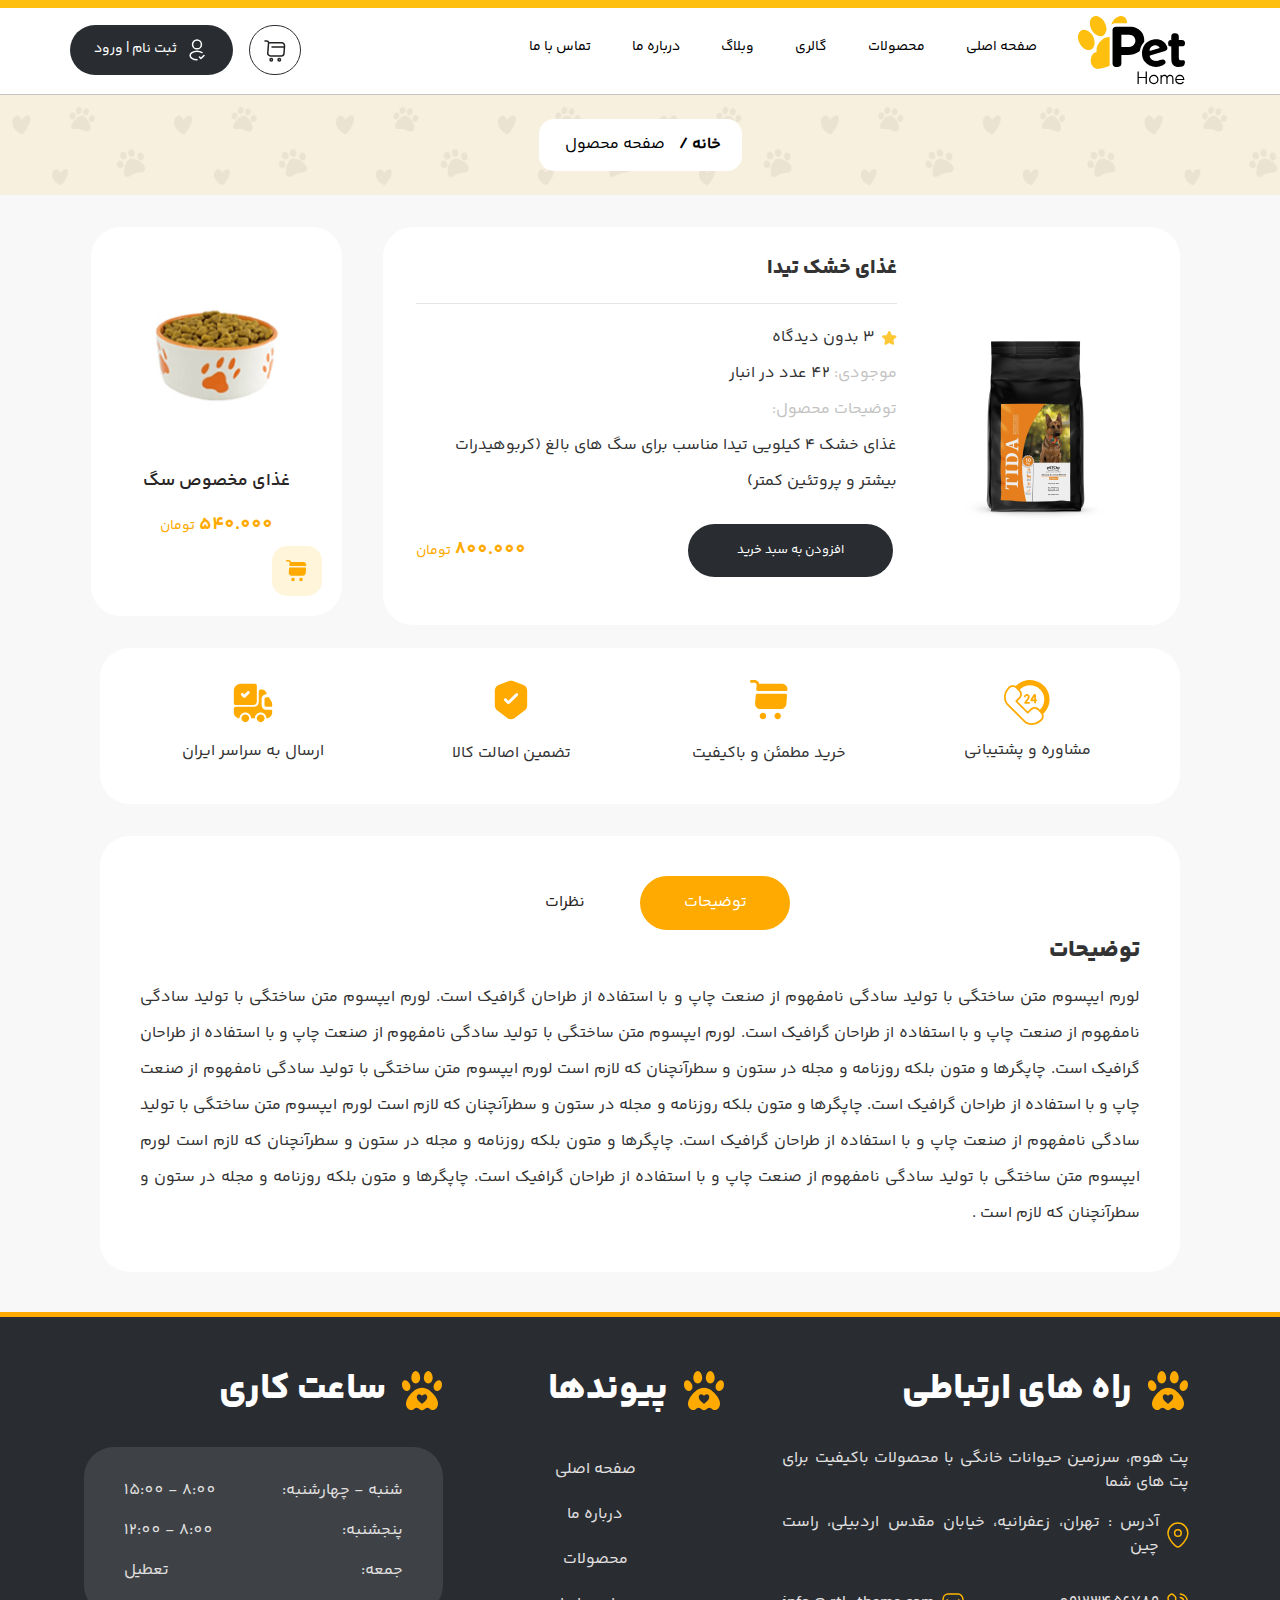
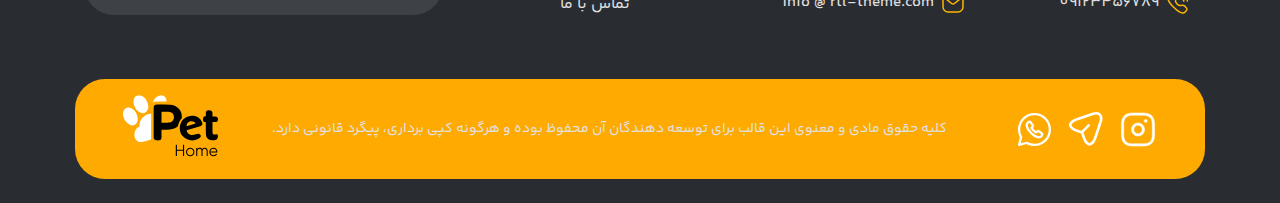
<file: page-shop.html>
﻿<html dir="rtl" lang="fa-IR">

<!-- Mirrored from theme-code.ir/pet-home/page-shop.html by HTTrack Website Copier/3.x [XR&CO'2014], Tue, 13 Jun 2023 16:57:00 GMT -->
<head>
    <title>صفحه محصول - دمو 1</title>
    <meta charset="UTF-8">
    <meta http-equiv="X-UA-Compatible" content="IE=edge">
    <meta name="viewport" content="width=device-width, initial-scale=1.0 , maximum-scale=1">
    <link href="Css/Main.css" rel="stylesheet" />
    <link href="Css/Menu.css" rel="stylesheet" />
    <link href="Css/Style.css" rel="stylesheet" />
    <link href="Css/owl.carousel.min.css" rel="stylesheet" />
    <link href="Css/owl.theme.min.css" rel="stylesheet" />
</head>

<body class="rtl">
    <div class="main_wrap">
        <div class="of-site-mask"></div>
    
        <div class="off-canvas-wrap ">
            <div class="close-off-canvas-wrap">
                <a href="#" id="of-close-off-canvas">
                    <svg class="mt-3" width="12" height="12" viewBox="0 0 22 22" fill="none" xmlns="http://www.w3.org/2000/svg">
                        <path d="M2 3L18.9706 19.9706" stroke="black" stroke-width="4" stroke-linecap="round"/>
                        <path d="M19.0874 2.47266L2.11684 19.4432" stroke="black" stroke-width="4" stroke-linecap="round"/>
                    </svg>
                </a>
            </div>

            <div class="off-canvas-inner">
                <div id="of-mobile-nav" class="mobile-menu-wrap">
                        <div class="d-block text-center my-3">
                            <a href="Index.html" class="current py-2">
                                <img src="Img/logo.svg" />
                            </a>
                        </div> 
                    <ul class="mobile-menu">
                        <li class="current-menu-item">
                            <a href="Index.html">صفحه اصلی</a>
                        </li>
                        <li class="current-menu-item">
                            <a href="shop.html">محصولات</a>
                        </li>
                        <li class="current-menu-item">
                            <a href="gallery.html">گالری</a>
                        </li>
                        <li class="current-menu-item">
                            <a href="blog.html">وبلاگ</a>
                        </li>
                        <li class="current-menu-item">
                            <a href="about-us.html">درباره ما</a>
                        </li>      
                        <li class="current-menu-item">
                            <a href="contact-us.html">تماس با ما</a>
                        </li>
                    </ul>
                </div>
            </div>
        </div>

        <header class="main_header wide_header">
            <div class="header_container">
                <div class="menu_wrapper menu_sticky header-btop">
                    <div class="container p_relative h86">

                        <div id="navigation" class="of-drop-down of-main-menu" role="navigation">
                            <ul class="menu">
                                <li>
                                    <a href="Index.html" class="current py-2">
                                        <img src="Img/logo.svg" />
                                    </a>
                                </li>
                                <li><a href="Index.html" target="_blank">صفحه اصلی</a></li>

                                <li><a href="shop.html" target="_blank">محصولات</a></li>

                                <li><a href="gallery.html" target="_blank">گالری</a></li>

                                <li><a href="blog.html" target="_blank">وبلاگ</a></li>
                        
                                <li><a href="about-us.html" target="_blank">درباره ما</a></li>
                                <li><a href="contact-us.html" target="_blank">تماس با ما</a></li>
                            </ul>
                        </div>

                        <div class="m_login d-flex">
                            <div class="shoping-cart radius30">
                                <a href="cart.html">
                                <svg width="24" height="24" viewBox="0 0 24 24" fill="none" xmlns="http://www.w3.org/2000/svg">
                                    <path d="M2 2H3.74001C4.82001 2 5.67 2.93 5.58 4L4.75 13.96C4.61 15.59 5.89999 16.99 7.53999 16.99H18.19C19.63 16.99 20.89 15.81 21 14.38L21.54 6.88C21.66 5.22 20.4 3.87 18.73 3.87H5.82001" stroke="#222221" stroke-width="1.5" stroke-miterlimit="10" stroke-linecap="round" stroke-linejoin="round"/>
                                    <path d="M16.25 22C16.9404 22 17.5 21.4404 17.5 20.75C17.5 20.0596 16.9404 19.5 16.25 19.5C15.5596 19.5 15 20.0596 15 20.75C15 21.4404 15.5596 22 16.25 22Z" stroke="#222221" stroke-width="1.5" stroke-miterlimit="10" stroke-linecap="round" stroke-linejoin="round"/>
                                    <path d="M8.25 22C8.94036 22 9.5 21.4404 9.5 20.75C9.5 20.0596 8.94036 19.5 8.25 19.5C7.55964 19.5 7 20.0596 7 20.75C7 21.4404 7.55964 22 8.25 22Z" stroke="#222221" stroke-width="1.5" stroke-miterlimit="10" stroke-linecap="round" stroke-linejoin="round"/>
                                    <path d="M9 8H21" stroke="#222221" stroke-width="1.5" stroke-miterlimit="10" stroke-linecap="round" stroke-linejoin="round"/>
                                </svg> 
                            </a>                                                   
                           </div>
                                <div class="login px-4 py-2 radius55 d-flex align-items-center">
                                    
                                    <svg width="24" height="24" viewBox="0 0 24 24" fill="none" xmlns="http://www.w3.org/2000/svg">
                                        <path d="M14.4399 19.05L15.9599 20.57L18.9999 17.53" stroke="white" stroke-width="1.5" stroke-linecap="round" stroke-linejoin="round"/>
                                        <path d="M12.1601 10.87C12.0601 10.86 11.9401 10.86 11.8301 10.87C9.4501 10.79 7.5601 8.84 7.5601 6.44C7.5501 3.99 9.5401 2 11.9901 2C14.4401 2 16.4301 3.99 16.4301 6.44C16.4301 8.84 14.5301 10.79 12.1601 10.87Z" stroke="white" stroke-width="1.5" stroke-linecap="round" stroke-linejoin="round"/>
                                        <path d="M11.99 21.8099C10.17 21.8099 8.36004 21.3499 6.98004 20.4299C4.56004 18.8099 4.56004 16.1699 6.98004 14.5599C9.73004 12.7199 14.24 12.7199 16.99 14.5599" stroke="white" stroke-width="1.5" stroke-linecap="round" stroke-linejoin="round"/>
                                    </svg>    
                                    <a class="mr-2" href="login.html">ثبت نام | ورود</a>
                                </div>
                        </div>

                        <div class="is-show mobile-nav-button">
                            <a id="of-trigger" class="icon-wrap" href="#">
                                <svg width="35" height="35" viewBox="0 0 24 24" fill="none" xmlns="http://www.w3.org/2000/svg">
                                    <path d="M17.5401 8.81063C19.1748 8.81063 20.5001 7.48539 20.5001 5.85062C20.5001 4.21586 19.1748 2.89062 17.5401 2.89062C15.9053 2.89062 14.5801 4.21586 14.5801 5.85062C14.5801 7.48539 15.9053 8.81063 17.5401 8.81063Z" fill="#292D32"/>
                                    <path d="M6.46 8.81063C8.09476 8.81063 9.42 7.48539 9.42 5.85062C9.42 4.21586 8.09476 2.89062 6.46 2.89062C4.82524 2.89062 3.5 4.21586 3.5 5.85062C3.5 7.48539 4.82524 8.81063 6.46 8.81063Z" fill="#292D32"/>
                                    <path d="M17.5401 21.1095C19.1748 21.1095 20.5001 19.7842 20.5001 18.1495C20.5001 16.5147 19.1748 15.1895 17.5401 15.1895C15.9053 15.1895 14.5801 16.5147 14.5801 18.1495C14.5801 19.7842 15.9053 21.1095 17.5401 21.1095Z" fill="#292D32"/>
                                    <path d="M6.46 21.1095C8.09476 21.1095 9.42 19.7842 9.42 18.1495C9.42 16.5147 8.09476 15.1895 6.46 15.1895C4.82524 15.1895 3.5 16.5147 3.5 18.1495C3.5 19.7842 4.82524 21.1095 6.46 21.1095Z" fill="#292D32"/>
                                    </svg>
                            </a>        
                        </div>

                        <div class="logo-mobile d-none">
                            <a href="Index.html" class="current py-2">
                                <img src="Img/logo.svg" />
                            </a>
                        </div> 

                    </div>
                </div>
            </div>
        </header>

        <div class="clearfix"></div>

        <section class="container-fluid bkg p-0">
            <div class="row">
                <div class="col-lg-12 p-0 mb-3">
                    <div class="bg-package d-flex align-items-center justify-content-center">
                        <div class="breadcrumb radius15">
                            <ul class="">
                                <li><a href="#">خانه / </a></li>
                                <li><a href="#" class="current">صفحه محصول</a></li>
                            </ul>
                        </div>
                    </div>
                </div>
            </div>
        </section>

        <section class="container mb-4">
            <div class="row">

                <div class="col-xl-3 order-xl-1 pt-3 order-1">
   
                <div class="mb-3">
                        <div class="owl-product-page owl-carousel">
                
                            <div class="item">
                                <div class="card-body mb-3 text-center">
                                 
                                    <a href="blog_destails.html">
                                        <img class="img-fluid" src="Img/product-4.jpg">
                                    </a>
                                    <div>
                                        <h5 class="my-2 YekanBakhFaNum-SemiBold"><a href="blog_destails.html">غذای مخصوص سگ</a></h5>
                                        <span class="color-orange YekanBakhFaNum-Bold fa18">540.000</span>
                                        <span class="color-orange YekanBakhFaNum-Regular fa14">تومان</span>
                                        <div class="d-flex justify-content-between align-items-center">
                                            <div class="d-flex">
                                                <div class="add-to-cart hoverable outlined">
                                                    <svg width="21" height="22" viewBox="0 0 21 22" fill="none" xmlns="http://www.w3.org/2000/svg">
                                                        <path d="M15 21.25C15.9665 21.25 16.75 20.4665 16.75 19.5C16.75 18.5335 15.9665 17.75 15 17.75C14.0335 17.75 13.25 18.5335 13.25 19.5C13.25 20.4665 14.0335 21.25 15 21.25Z" fill="#FFAA00"/>
                                                        <path d="M7 21.25C7.9665 21.25 8.75 20.4665 8.75 19.5C8.75 18.5335 7.9665 17.75 7 17.75C6.0335 17.75 5.25 18.5335 5.25 19.5C5.25 20.4665 6.0335 21.25 7 21.25Z" fill="#FFAA00"/>
                                                        <path d="M3.59 2.69L3.39 5.14C3.35 5.61 3.72 6 4.19 6H19.5C19.92 6 20.27 5.68 20.3 5.26C20.43 3.49 19.08 2.05 17.31 2.05H5.02C4.92 1.61 4.72 1.19 4.41 0.84C3.91 0.31 3.21 0 2.49 0H0.75C0.34 0 0 0.34 0 0.75C0 1.16 0.34 1.5 0.75 1.5H2.49C2.8 1.5 3.09 1.63 3.3 1.85C3.51 2.08 3.61 2.38 3.59 2.69Z" fill="#FFAA00"/>
                                                        <path d="M19.2601 7.5H3.92005C3.50005 7.5 3.16005 7.82 3.12005 8.23L2.76005 12.58C2.62005 14.29 3.96005 15.75 5.67005 15.75H16.7901C18.2901 15.75 19.6101 14.52 19.7201 13.02L20.0501 8.35C20.0901 7.89 19.7301 7.5 19.2601 7.5Z" fill="#FFAA00"/>
                                                        </svg>
                                                        
                                                    <span class="text-center">افزودن به سبد خرید</span>
                                                </div>
                                                
                                            </div>
                                            
                                        </div>
            
            
            
                                    </div>
                                </div>
                            </div>
            
                            <div class="item">
                                <div class="card-body mb-3 text-center">
                                    <a href="blog_destails.html">
                                        <img class="img-fluid" src="Img/product-1.jpg">
                                    </a>
                                    <div>
                                        <h5 class="my-2 YekanBakhFaNum-SemiBold"><a href="blog_destails.html">غذای خشک تیدا</a></h5>
                                        <span class="color-orange YekanBakhFaNum-Bold fa18">800.000</span>
                                        <span class="color-orange YekanBakhFaNum-Regular fa14">تومان</span>
                                        <div class="d-flex justify-content-between align-items-center">
                                            <div class="d-flex">
                                                <div class="add-to-cart hoverable outlined">
                                                    <svg width="21" height="22" viewBox="0 0 21 22" fill="none" xmlns="http://www.w3.org/2000/svg">
                                                        <path d="M15 21.25C15.9665 21.25 16.75 20.4665 16.75 19.5C16.75 18.5335 15.9665 17.75 15 17.75C14.0335 17.75 13.25 18.5335 13.25 19.5C13.25 20.4665 14.0335 21.25 15 21.25Z" fill="#FFAA00"/>
                                                        <path d="M7 21.25C7.9665 21.25 8.75 20.4665 8.75 19.5C8.75 18.5335 7.9665 17.75 7 17.75C6.0335 17.75 5.25 18.5335 5.25 19.5C5.25 20.4665 6.0335 21.25 7 21.25Z" fill="#FFAA00"/>
                                                        <path d="M3.59 2.69L3.39 5.14C3.35 5.61 3.72 6 4.19 6H19.5C19.92 6 20.27 5.68 20.3 5.26C20.43 3.49 19.08 2.05 17.31 2.05H5.02C4.92 1.61 4.72 1.19 4.41 0.84C3.91 0.31 3.21 0 2.49 0H0.75C0.34 0 0 0.34 0 0.75C0 1.16 0.34 1.5 0.75 1.5H2.49C2.8 1.5 3.09 1.63 3.3 1.85C3.51 2.08 3.61 2.38 3.59 2.69Z" fill="#FFAA00"/>
                                                        <path d="M19.2601 7.5H3.92005C3.50005 7.5 3.16005 7.82 3.12005 8.23L2.76005 12.58C2.62005 14.29 3.96005 15.75 5.67005 15.75H16.7901C18.2901 15.75 19.6101 14.52 19.7201 13.02L20.0501 8.35C20.0901 7.89 19.7301 7.5 19.2601 7.5Z" fill="#FFAA00"/>
                                                        </svg>
                                                        
                                                    <span class="text-center">افزودن به سبد خرید</span>
                                                </div>
                                                
                                            </div>
                                            
                                        </div>
            
            
            
                                    </div>
                                </div>
                            </div>
            
            
                            <div class="item">
                                <div class="card-body mb-3 text-center">
                                    <a href="blog_destails.html">
                                        <img class="img-fluid" src="Img/product-2.jpg">
                                    </a>
                                    <div>
                                        <h5 class="my-2 YekanBakhFaNum-SemiBold"><a href="blog_destails.html">قلاده چرمی رنگی</a></h5>
                                        <span class="color-orange YekanBakhFaNum-Bold fa18">250.000</span>
                                        <span class="color-orange YekanBakhFaNum-Regular fa14">تومان</span>
                                        <div class="d-flex justify-content-between align-items-center">
                                            <div class="d-flex">
                                                <div class="add-to-cart hoverable outlined">
                                                    <svg width="21" height="22" viewBox="0 0 21 22" fill="none" xmlns="http://www.w3.org/2000/svg">
                                                        <path d="M15 21.25C15.9665 21.25 16.75 20.4665 16.75 19.5C16.75 18.5335 15.9665 17.75 15 17.75C14.0335 17.75 13.25 18.5335 13.25 19.5C13.25 20.4665 14.0335 21.25 15 21.25Z" fill="#FFAA00"/>
                                                        <path d="M7 21.25C7.9665 21.25 8.75 20.4665 8.75 19.5C8.75 18.5335 7.9665 17.75 7 17.75C6.0335 17.75 5.25 18.5335 5.25 19.5C5.25 20.4665 6.0335 21.25 7 21.25Z" fill="#FFAA00"/>
                                                        <path d="M3.59 2.69L3.39 5.14C3.35 5.61 3.72 6 4.19 6H19.5C19.92 6 20.27 5.68 20.3 5.26C20.43 3.49 19.08 2.05 17.31 2.05H5.02C4.92 1.61 4.72 1.19 4.41 0.84C3.91 0.31 3.21 0 2.49 0H0.75C0.34 0 0 0.34 0 0.75C0 1.16 0.34 1.5 0.75 1.5H2.49C2.8 1.5 3.09 1.63 3.3 1.85C3.51 2.08 3.61 2.38 3.59 2.69Z" fill="#FFAA00"/>
                                                        <path d="M19.2601 7.5H3.92005C3.50005 7.5 3.16005 7.82 3.12005 8.23L2.76005 12.58C2.62005 14.29 3.96005 15.75 5.67005 15.75H16.7901C18.2901 15.75 19.6101 14.52 19.7201 13.02L20.0501 8.35C20.0901 7.89 19.7301 7.5 19.2601 7.5Z" fill="#FFAA00"/>
                                                        </svg>
                                                        
                                                    <span class="text-center">افزودن به سبد خرید</span>
                                                </div>
                                                
                                            </div>
                                            
                                        </div>
            
            
            
                                    </div>
                                </div>
                            </div>
                            <div class="item">
                                <div class="card-body mb-3 text-center">
                                    <a href="blog_destails.html">
                                        <img class="img-fluid" src="Img/product-3.jpg">
                                    </a>
                                    <div>
                                        <h5 class="my-2 YekanBakhFaNum-SemiBold"><a href="blog_destails.html">کنسرو تیدا</a></h5>
                                        <span class="color-orange YekanBakhFaNum-Bold fa18">100.000</span>
                                        <span class="color-orange YekanBakhFaNum-Regular fa14">تومان</span>
                                        <div class="d-flex justify-content-between align-items-center">
                                            <div class="d-flex">
                                                <div class="add-to-cart hoverable outlined">
                                                    <svg width="21" height="22" viewBox="0 0 21 22" fill="none" xmlns="http://www.w3.org/2000/svg">
                                                        <path d="M15 21.25C15.9665 21.25 16.75 20.4665 16.75 19.5C16.75 18.5335 15.9665 17.75 15 17.75C14.0335 17.75 13.25 18.5335 13.25 19.5C13.25 20.4665 14.0335 21.25 15 21.25Z" fill="#FFAA00"/>
                                                        <path d="M7 21.25C7.9665 21.25 8.75 20.4665 8.75 19.5C8.75 18.5335 7.9665 17.75 7 17.75C6.0335 17.75 5.25 18.5335 5.25 19.5C5.25 20.4665 6.0335 21.25 7 21.25Z" fill="#FFAA00"/>
                                                        <path d="M3.59 2.69L3.39 5.14C3.35 5.61 3.72 6 4.19 6H19.5C19.92 6 20.27 5.68 20.3 5.26C20.43 3.49 19.08 2.05 17.31 2.05H5.02C4.92 1.61 4.72 1.19 4.41 0.84C3.91 0.31 3.21 0 2.49 0H0.75C0.34 0 0 0.34 0 0.75C0 1.16 0.34 1.5 0.75 1.5H2.49C2.8 1.5 3.09 1.63 3.3 1.85C3.51 2.08 3.61 2.38 3.59 2.69Z" fill="#FFAA00"/>
                                                        <path d="M19.2601 7.5H3.92005C3.50005 7.5 3.16005 7.82 3.12005 8.23L2.76005 12.58C2.62005 14.29 3.96005 15.75 5.67005 15.75H16.7901C18.2901 15.75 19.6101 14.52 19.7201 13.02L20.0501 8.35C20.0901 7.89 19.7301 7.5 19.2601 7.5Z" fill="#FFAA00"/>
                                                        </svg>
                                                        
                                                    <span class="text-center">افزودن به سبد خرید</span>
                                                </div>
                                                
                                            </div>
                                            
                                        </div>
            
            
            
                                    </div>
                                </div>
                            </div>
            
            
            
                        </div>
             
                </div>

                </div>

                <div class="col-xl-9 order-xl-0 order-0">
               
                        <div class="card m-3 p-4">
                            <div>
                                <div class="row">
                                    <div class="col-lg-4 col-md-5 col-sm-6 d-flex align-items-center pic-product">
                                        <div class="white-box text-center"><img src="Img/product-1.jpg" class="img-responsive"></div>
                                    </div>
                                    <div class="col-lg-8 col-md-7 col-sm-6 ">
                                        <h4 class="box-title">غذای خشک تیدا</h4>
                                        <hr>
                                        <div class="rating">
                                            <div class="stars d-flex align-items-center">
                                                <svg width="15" height="14" viewBox="0 0 15 14" fill="none" xmlns="http://www.w3.org/2000/svg">
                                                    <path d="M7.24563 10.8425L3.38813 12.8706L4.125 8.575L1 5.53313L5.3125 4.90813L7.24125 1L9.17 4.90813L13.4825 5.53313L10.3575 8.575L11.0944 12.8706L7.24563 10.8425Z" fill="#FDC736" stroke="#FDC736" stroke-width="2" stroke-linecap="round" stroke-linejoin="round"/>
                                                    </svg>     
                                                    <span class="review-no mr-2">3 بدون دیدگاه</span>                                                       
                                            </div>
                                          
                                        </div>
                                        <ul class="list-unstyled">
                                            <li class="color-gray">موجودی: <span class="color-dark">42 عدد در انبار</span></li>
                                            <li class="color-gray">توضیحات محصول: <p class="color-dark">غذای خشک ۴ کیلویی تیدا مناسب برای سگ های بالغ (کربوهیدرات بیشتر و پروتئین کمتر)</p></li>
                             
                                        </ul>

                                        <div class="d-flex align-items-center justify-content-between my-4">
                                            <button class="btn btn-lightorng btn-rounded mr-1" data-toggle="tooltip" title="" data-original-title="Add to cart">
                                                افزودن به سبد خرید
                                            </button>
                                            <h3 class="color-orange YekanBakhFaNum-Bold fa18">
                                                800.000
                                                <span class="YekanBakhFaNum-Regular fa14">تومان</span>
                                            </h3>
                                        </div>
                                      
                                     
                                    
                                    </div>
                
                                </div>
                            </div>
                    </div>


         
                </div>

            </div>

                <div class="row">
                    <div class="col-lg-12">
                        <div class="card m-3 p-4 mt-0 text-center">
                            <div class="row">
                                <div class="col-lg-3 col-sm-4 col-6 my-md-2 mb-4">
                     
                                        <svg width="46" height="45" viewBox="0 0 46 45" fill="none" xmlns="http://www.w3.org/2000/svg">
                                            <path d="M25.9985 0.00227551C23.1928 -0.000908827 20.4195 0.599316 17.8677 1.76198C15.3159 2.92465 13.0459 4.6224 11.2124 6.73934C11.7259 6.99841 12.1944 7.33771 12.6003 7.74435L15.1204 10.2631C16.3954 8.75788 17.9701 7.53307 19.7449 6.66632C21.5197 5.79956 23.4558 5.30976 25.4304 5.22794C27.405 5.14613 29.3752 5.4741 31.216 6.19106C33.0568 6.90801 34.7281 7.99833 36.124 9.39289C37.5199 10.7875 38.61 12.4559 39.3251 14.2924C40.0402 16.1289 40.3648 18.0935 40.2782 20.0616C40.1917 22.0297 39.6959 23.9584 38.8224 25.7255C37.9488 27.4926 36.7165 29.0595 35.2035 30.327L37.228 32.3506C37.8091 32.9303 38.2493 33.6349 38.5147 34.4105C41.5984 31.8494 43.8153 28.4031 44.8632 24.5409C45.9112 20.6787 45.7395 16.5884 44.3714 12.827C43.0032 9.06568 40.5052 5.81607 37.2176 3.52079C33.9299 1.2255 30.0124 -0.00390481 25.9985 9.31728e-06V0.00227551Z" fill="#FFAA00"/>
                                            <path d="M37.8529 31.7276L34.9463 28.8236C34.3826 28.2591 33.7126 27.8112 32.9748 27.5056C32.2369 27.1999 31.4458 27.0426 30.6468 27.0426C29.8478 27.0426 29.0566 27.1999 28.3188 27.5056C27.5809 27.8112 26.9109 28.2591 26.3472 28.8236L23.7226 31.4488L13.5037 21.239L16.1317 18.6103C17.2698 17.4691 17.9086 15.9253 17.9086 14.3161C17.9086 12.7069 17.2698 11.1631 16.1317 10.0219L13.2252 7.11789C12.6426 6.53461 11.9502 6.07178 11.1877 5.75597C10.4252 5.44016 9.60757 5.27759 8.78185 5.27759C7.95613 5.27759 7.13855 5.44016 6.37603 5.75597C5.61351 6.07178 4.92109 6.53461 4.33851 7.11789C4.31429 7.14223 4.29152 7.16796 4.2703 7.19494L2.85057 8.99421C1.49126 10.7145 0.579853 12.7432 0.19752 14.8996C-0.184937 17.0605 -0.0100955 19.2829 0.705624 21.358C1.0893 22.6197 1.74932 23.7807 2.63801 24.7571L20.2341 42.3283C20.9687 43.017 21.8277 43.5606 22.7655 43.9304C24.3464 44.6038 26.0478 44.9507 27.767 44.9502C30.6565 44.9449 33.4635 43.989 35.7523 42.2309L37.7756 40.6809C37.8064 40.6571 37.8357 40.6314 37.8631 40.6038C39.038 39.423 39.6964 37.8267 39.6945 36.1636C39.6926 34.5005 39.0305 32.9057 37.8529 31.7276ZM36.6366 39.311L34.661 40.8202C33.092 42.0332 31.2279 42.8088 29.2593 43.0677C27.2908 43.3265 25.2886 43.0592 23.4577 42.2932C22.7298 42.0116 22.0613 41.5965 21.4867 41.0695L3.89747 23.4994C3.20114 22.7111 2.68596 21.7807 2.38793 20.7733C1.77064 18.9809 1.61744 17.062 1.94253 15.1948C2.26762 13.3276 3.06047 11.5725 4.24757 10.0921L5.63661 8.33592C6.48258 7.50648 7.62355 7.04457 8.81015 7.05116C9.99676 7.05774 11.1325 7.53227 11.9692 8.37104L14.8757 11.275C15.6821 12.0835 16.1348 13.1772 16.1348 14.3172C16.1348 15.4573 15.6821 16.551 14.8757 17.3595L11.6213 20.6147C11.4552 20.781 11.362 21.006 11.362 21.2407C11.362 21.4753 11.4552 21.7004 11.6213 21.8667L23.102 33.332C23.1845 33.4146 23.2827 33.4802 23.3907 33.5249C23.4988 33.5696 23.6147 33.5927 23.7317 33.5927C23.8487 33.5927 23.9646 33.5696 24.0726 33.5249C24.1807 33.4802 24.2788 33.4146 24.3614 33.332L27.6158 30.0779C28.0142 29.6785 28.4879 29.3616 29.0097 29.1454C29.5314 28.9291 30.0908 28.8178 30.6559 28.8178C31.2209 28.8178 31.7804 28.9291 32.3021 29.1454C32.8238 29.3616 33.2975 29.6785 33.696 30.0779L36.6025 32.9807C37.439 33.8211 37.9112 34.9551 37.9175 36.1389C37.9239 37.3227 37.464 38.4617 36.6366 39.311Z" fill="#FFAA00"/>
                                            <path d="M32.1117 19.4342H32.0117C32.0219 17.5681 32.0276 15.574 32.0048 15.2975C31.9932 15.0102 31.8955 14.7329 31.7243 14.5015C31.5531 14.2701 31.3163 14.095 31.0444 13.999C30.769 13.9262 30.4779 13.9394 30.2103 14.0368C29.9428 14.1343 29.7117 14.3114 29.5485 14.544C29.1051 15.0879 27.0614 18.7771 26.4453 19.8943C26.3711 20.0293 26.3335 20.1812 26.3361 20.3352C26.3387 20.4891 26.3814 20.6397 26.46 20.7722C26.5387 20.9047 26.6506 21.0144 26.7847 21.0908C26.9189 21.1671 27.0706 21.2073 27.225 21.2075H30.2214C30.2214 21.7049 30.2146 22.1819 30.21 22.6124C30.209 22.7289 30.2309 22.8444 30.2747 22.9524C30.3185 23.0603 30.3832 23.1587 30.4651 23.2417C30.547 23.3247 30.6446 23.3908 30.7522 23.4363C30.8598 23.4817 30.9753 23.5055 31.0921 23.5064H31.1C31.3346 23.5064 31.5597 23.414 31.7262 23.2493C31.8927 23.0846 31.9872 22.861 31.989 22.6272C31.989 22.3609 31.9957 21.8465 32.0003 21.2075H32.114C32.3444 21.1993 32.5626 21.1022 32.7227 20.9369C32.8827 20.7715 32.9722 20.5507 32.9722 20.3209C32.9722 20.0911 32.8827 19.8702 32.7227 19.7048C32.5626 19.5395 32.3444 19.4425 32.114 19.4342H32.1117ZM30.2327 19.4342H28.7334C29.2893 18.4383 29.8315 17.4843 30.243 16.7795C30.2384 17.5069 30.2384 18.4542 30.2327 19.4342Z" fill="#FFAA00"/>
                                            <path d="M25.1249 21.98C24.3429 21.9902 23.5131 21.9958 22.8242 21.9981C23.2562 21.4203 23.8575 20.5977 24.6702 19.4352C25.1147 18.8353 25.4418 18.1572 25.6341 17.4365C25.6682 17.2715 25.6887 17.104 25.6955 16.9357C25.697 16.2216 25.4315 15.5325 24.9507 15.0031C24.4699 14.4736 23.8085 14.1417 23.0955 14.0722C22.3825 14.0027 21.669 14.2006 21.0945 14.6272C20.5199 15.0538 20.1255 15.6785 19.9882 16.3794C19.943 16.6101 19.9916 16.8494 20.1233 17.0444C20.255 17.2395 20.4591 17.3744 20.6907 17.4195C20.9222 17.4646 21.1622 17.4161 21.3579 17.2848C21.5536 17.1535 21.6889 16.95 21.7341 16.7193C21.7862 16.4554 21.9336 16.2197 22.1485 16.057C22.3633 15.8942 22.6306 15.8158 22.8996 15.8365C23.1686 15.8572 23.4207 15.9755 23.6079 16.1692C23.7952 16.3628 23.9046 16.6182 23.9155 16.887L23.8916 17.0762C23.7449 17.5604 23.5141 18.0153 23.2096 18.42C21.9774 20.183 21.2419 21.1472 20.8464 21.665C20.3576 22.3052 20.1348 22.5975 20.2871 23.087C20.3308 23.2289 20.4081 23.3582 20.5126 23.4639C20.6171 23.5696 20.7456 23.6486 20.8873 23.6943C21.4631 23.799 22.0504 23.8253 22.6333 23.7725C23.2266 23.7725 24.0371 23.7668 25.1465 23.7521C25.3772 23.7414 25.5947 23.6419 25.7531 23.4744C25.9115 23.3069 25.9984 23.0846 25.9954 22.8545C25.9924 22.6244 25.8999 22.4043 25.7372 22.241C25.5746 22.0776 25.3546 21.9836 25.1238 21.9788L25.1249 21.98Z" fill="#FFAA00"/>
                                            </svg>
                                            
                                        <p class="mt-2">مشاوره و پشتیبانی</p>
                              
                                </div>
                                <div class="col-lg-3 col-sm-4 col-6 my-md-2 mb-4">
                     
                                    <svg width="38" height="40" viewBox="0 0 38 40" fill="none" xmlns="http://www.w3.org/2000/svg">
                                        <path d="M27.6712 39.2018C29.4542 39.2018 30.8996 37.7565 30.8996 35.9735C30.8996 34.1905 29.4542 32.7451 27.6712 32.7451C25.8883 32.7451 24.4429 34.1905 24.4429 35.9735C24.4429 37.7565 25.8883 39.2018 27.6712 39.2018Z" fill="#FFAA00"/>
                                        <path d="M12.9129 39.2018C14.6959 39.2018 16.1413 37.7565 16.1413 35.9735C16.1413 34.1905 14.6959 32.7451 12.9129 32.7451C11.13 32.7451 9.68457 34.1905 9.68457 35.9735C9.68457 37.7565 11.13 39.2018 12.9129 39.2018Z" fill="#FFAA00"/>
                                        <path d="M6.62276 4.96246L6.2538 9.48216C6.18001 10.3492 6.86258 11.0687 7.72962 11.0687H35.9732C36.748 11.0687 37.3937 10.4783 37.449 9.70354C37.6888 6.43828 35.1984 3.7818 31.9331 3.7818H9.26079C9.07631 2.97009 8.70736 2.19529 8.13547 1.54961C7.21309 0.571881 5.92174 0 4.5935 0H1.38358C0.627225 0 0 0.627225 0 1.38358C0 2.13994 0.627225 2.76717 1.38358 2.76717H4.5935C5.16538 2.76717 5.70037 3.00699 6.08777 3.41284C6.47517 3.83714 6.65965 4.39057 6.62276 4.96246Z" fill="#FFAA00"/>
                                        <path d="M35.5302 13.8359H7.23124C6.45644 13.8359 5.82921 14.4263 5.75542 15.1826L5.0913 23.2074C4.83303 26.362 7.30503 29.0554 10.4596 29.0554H30.9735C33.7407 29.0554 36.1758 26.7863 36.3787 24.0191L36.9875 15.404C37.0613 14.5554 36.3972 13.8359 35.5302 13.8359Z" fill="#FFAA00"/>
                                        </svg>
                                        
                                        
                                    <p class="mt-3">خرید مطمئن و باکیفیت</p>
                          
                            </div>
                            <div class="col-lg-3 col-sm-4 col-6 my-md-2 mb-4">
                     
                                <svg width="34" height="40" viewBox="0 0 34 40" fill="none" xmlns="http://www.w3.org/2000/svg">
                                    <path d="M29.535 4.89669L18.9934 0.948359C17.9009 0.545859 16.1184 0.545859 15.0259 0.948359L4.4842 4.89669C2.45253 5.66336 0.804199 8.04003 0.804199 10.2059V25.7309C0.804199 27.2834 1.82003 29.3342 3.06587 30.2542L13.6075 38.1317C15.4667 39.5309 18.5142 39.5309 20.3734 38.1317L30.915 30.2542C32.1609 29.315 33.1767 27.2834 33.1767 25.7309V10.2059C33.1959 8.04003 31.5475 5.66336 29.535 4.89669ZM23.67 15.63L15.4284 23.8717C15.1409 24.1592 14.7767 24.2934 14.4125 24.2934C14.0484 24.2934 13.6842 24.1592 13.3967 23.8717L10.33 20.7667C9.7742 20.2109 9.7742 19.2909 10.33 18.735C10.8859 18.1792 11.8059 18.1792 12.3617 18.735L14.4317 20.805L21.6575 13.5792C22.2134 13.0234 23.1334 13.0234 23.6892 13.5792C24.245 14.135 24.245 15.0742 23.67 15.63Z" fill="#FFAA00"/>
                                    </svg>
                                    
                                    
                                <p class="mt-3">تضمین اصالت کالا</p>
                      
                        </div>
                        <div class="col-lg-3 col-sm-4 col-6 my-md-2 mb-4">
                     
                            <svg width="46" height="46" viewBox="0 0 46 46" fill="none" xmlns="http://www.w3.org/2000/svg">
                                <path d="M41.2085 29.7083C41.7452 29.7083 42.1668 30.1299 42.1668 30.6666V32.5833C42.1668 35.7649 39.5985 38.3333 36.4168 38.3333C36.4168 35.1708 33.8293 32.5833 30.6668 32.5833C27.5043 32.5833 24.9168 35.1708 24.9168 38.3333H21.0835C21.0835 35.1708 18.496 32.5833 15.3335 32.5833C12.171 32.5833 9.5835 35.1708 9.5835 38.3333C6.40183 38.3333 3.8335 35.7649 3.8335 32.5833V28.7499C3.8335 27.6958 4.696 26.8333 5.75016 26.8333H23.9585C26.6035 26.8333 28.7502 24.6866 28.7502 22.0416V11.4999C28.7502 10.4458 29.6127 9.58325 30.6668 9.58325H32.2768C33.6568 9.58325 34.9218 10.3308 35.6118 11.5191L36.8385 13.6658C37.011 13.9724 36.781 14.3749 36.4168 14.3749C33.7718 14.3749 31.6252 16.5216 31.6252 19.1666V24.9166C31.6252 27.5616 33.7718 29.7083 36.4168 29.7083H41.2085Z" fill="#FFAA00"/>
                                <path d="M15.3333 42.1667C17.4504 42.1667 19.1667 40.4504 19.1667 38.3333C19.1667 36.2162 17.4504 34.5 15.3333 34.5C13.2162 34.5 11.5 36.2162 11.5 38.3333C11.5 40.4504 13.2162 42.1667 15.3333 42.1667Z" fill="#FFAA00"/>
                                <path d="M30.6668 42.1667C32.7839 42.1667 34.5002 40.4504 34.5002 38.3333C34.5002 36.2162 32.7839 34.5 30.6668 34.5C28.5497 34.5 26.8335 36.2162 26.8335 38.3333C26.8335 40.4504 28.5497 42.1667 30.6668 42.1667Z" fill="#FFAA00"/>
                                <path d="M42.1667 24.0158V26.8333H36.4167C35.3625 26.8333 34.5 25.9708 34.5 24.9167V19.1667C34.5 18.1125 35.3625 17.25 36.4167 17.25H38.8892L41.6683 22.1183C41.9942 22.6933 42.1667 23.345 42.1667 24.0158Z" fill="#FFAA00"/>
                                <path d="M25.0702 3.83325H10.906C6.996 3.83325 3.8335 6.99575 3.8335 10.9058V23.1341C3.8335 24.1883 4.696 25.0508 5.75016 25.0508H23.2877C25.2427 25.0508 26.8335 23.4599 26.8335 21.5049V5.59659C26.8335 4.61909 26.0477 3.83325 25.0702 3.83325ZM19.301 13.5508L15.2952 17.4224C15.0077 17.6908 14.6435 17.8249 14.2985 17.8249C13.9343 17.8249 13.5702 17.6908 13.3018 17.4224L11.366 15.5824C10.791 15.0266 10.7718 14.1066 11.3277 13.5316C11.8643 12.9566 12.7843 12.9566 13.3593 13.4933L14.2985 14.3941L17.3077 11.4808C17.8827 10.9249 18.7835 10.9441 19.3393 11.5191C19.8952 12.0941 19.876 12.9949 19.301 13.5508Z" fill="#FFAA00"/>
                                </svg>
                                
                                
                            <p class="mt-2">ارسال به سراسر ایران</p>
                  
                    </div>
               
                            </div>
    
    
                        </div>
                    </div>
                    <div class="col-lg-12">
                        <div class="card m-3 p-4">
                        <div class="mytab-vertical bg-lighten p-3 radius15">
                            <ul class="nav nav-tabs" id="myTab3" role="tablist">
                                <li class="nav-item"> <a class="nav-link active" id="vertical-tab1" data-toggle="tab" href="#content-tab1" role="tab" aria-controls="profile" aria-selected="false">توضیحات</a> </li>
                                <li class="nav-item"> <a class="nav-link" id="vertical-tab2" data-toggle="tab" href="#content-tab2" role="tab" aria-controls="contact" aria-selected="false">نظرات</a> </li>
    
                            </ul>
                            <div class="tab-content" id="myTabContent3">
                                <div class="tab-pane fade show active" id="content-tab1" role="tabpanel" aria-labelledby="vertical-tab1">
                                    <h3 class="mb-2">توضیحات</h3>
                                    <p class="text-justify">لورم ایپسوم متن ساختگی با تولید سادگی نامفهوم از صنعت چاپ و با استفاده از طراحان گرافیک است. لورم ایپسوم متن ساختگی با تولید سادگی نامفهوم از صنعت چاپ و با استفاده از طراحان گرافیک است. لورم ایپسوم متن ساختگی با تولید سادگی نامفهوم از صنعت چاپ و با استفاده از طراحان گرافیک است. چاپگرها و متون بلکه روزنامه و مجله در ستون و سطرآنچنان که لازم است لورم ایپسوم متن ساختگی با تولید سادگی نامفهوم از صنعت چاپ و با استفاده از طراحان گرافیک است. چاپگرها و متون بلکه روزنامه و مجله در ستون و سطرآنچنان که لازم است  لورم ایپسوم متن ساختگی با تولید سادگی نامفهوم از صنعت چاپ و با استفاده از طراحان گرافیک است. چاپگرها و متون بلکه روزنامه و مجله در ستون و سطرآنچنان که لازم است لورم ایپسوم متن ساختگی با تولید سادگی نامفهوم از صنعت چاپ و با استفاده از طراحان گرافیک است. چاپگرها و متون بلکه روزنامه و مجله در ستون و سطرآنچنان که لازم است . </p>
                                </div>
                                <div class="tab-pane fade" id="content-tab2" role="tabpanel" aria-labelledby="vertical-tab2">
                                    <h3 class="mb-2">نظرات</h3>

                                    <div class="form-group comment-page-blog">
                                        <textarea class="form-control area mb-2" cols="60" rows="9" placeholder="دیدگاه" style="height: 150px!important"></textarea>
                                        <input class="form-control mb-3 d-inline-block" type="text" placeholder="نام و نام خانوادگی">
                                        <input class="form-control w-50 mb-3 mr-1 float-left" type="email" placeholder="ایـمیل">
                                        <button type="submit" class="btn btn-lightorng d-flex align-items-center">
                                            <svg class="ml-2" width="25" height="25" viewBox="0 0 32 32" fill="none" xmlns="http://www.w3.org/2000/svg">
                                                <path d="M23.8268 29.16C23.4134 29.16 23.0001 29.0534 22.6268 28.8267L17.2801 25.6534C16.7201 25.64 16.1601 25.6001 15.6268 25.5201C15.2668 25.4667 14.9601 25.2267 14.8268 24.88C14.6934 24.5333 14.7601 24.16 15.0001 23.88C15.8801 22.8533 16.3334 21.6267 16.3334 20.32C16.3334 17.0934 13.4934 14.4667 10.0001 14.4667C8.69343 14.4667 7.44009 14.8267 6.38676 15.5201C6.09343 15.7067 5.73343 15.7334 5.41343 15.5867C5.10677 15.44 4.88011 15.1467 4.84011 14.8C4.80011 14.4267 4.77344 14.0534 4.77344 13.6667C4.77344 7.05337 10.5068 1.68005 17.5468 1.68005C24.5868 1.68005 30.3201 7.05337 30.3201 13.6667C30.3201 17.2934 28.6401 20.6267 25.6801 22.9067L26.1334 26.5334C26.2401 27.4401 25.8401 28.2934 25.0801 28.7867C24.7068 29.0267 24.2668 29.16 23.8268 29.16ZM17.5334 23.64C17.7201 23.6267 17.9068 23.6801 18.0668 23.7867L23.6534 27.1067C23.8001 27.2001 23.9201 27.1601 24.0001 27.1067C24.0668 27.0667 24.1734 26.9601 24.1468 26.7734L23.6268 22.56C23.5868 22.1867 23.7468 21.8267 24.0401 21.6134C26.7601 19.7067 28.3201 16.8 28.3201 13.64C28.3201 8.13335 23.4934 3.65336 17.5468 3.65336C11.8268 3.65336 7.13343 7.81341 6.78676 13.0401C7.78676 12.6534 8.86678 12.4401 9.98678 12.4401C14.5868 12.4401 18.3201 15.96 18.3201 20.2933C18.3334 21.4667 18.0534 22.6 17.5334 23.64Z" fill="white"/>
                                                <path d="M6.10636 30.3335C5.7597 30.3335 5.42636 30.2402 5.11969 30.0402C4.51969 29.6535 4.1997 28.9868 4.2797 28.2802L4.54637 26.2268C2.74637 24.7601 1.67969 22.5868 1.67969 20.3068C1.67969 17.7068 3.0397 15.2801 5.3197 13.8268C6.69304 12.9334 8.31969 12.4535 10.013 12.4535C14.613 12.4535 18.3464 15.9734 18.3464 20.3068C18.3464 22.0668 17.7064 23.8001 16.533 25.1735C15.0264 27.0001 12.773 28.0668 10.293 28.1468L7.03969 30.0801C6.74636 30.2535 6.42636 30.3335 6.10636 30.3335ZM9.99969 14.4535C8.69303 14.4535 7.43969 14.8135 6.38635 15.5068C4.67969 16.6001 3.66636 18.3868 3.66636 20.3068C3.66636 22.1601 4.57303 23.8535 6.17303 24.9468C6.4797 25.1602 6.63969 25.5201 6.59969 25.8934L6.30636 28.1735L9.49302 26.2802C9.65302 26.1868 9.82636 26.1334 9.99969 26.1334C11.9597 26.1334 13.813 25.2935 14.9864 23.8668C15.8664 22.8268 16.333 21.6001 16.333 20.2934C16.333 17.0801 13.493 14.4535 9.99969 14.4535Z" fill="white"/>
                                                </svg>
                                            ثبت دیدگاه                                    
                                        </button>

                                        
                                </div>
                
                            </div>
                        </div>

                    </div>

                    </div>
                     </div>
    
                </div>

        </section>

        <footer class="footer-parent pt-4 pb-4">
            <div class="container footer-wrap">
        
                <div class="row py-3">
        
                <div class="col-lg-5 col-md-6 col-sm-12 px-md-3 mb-4 pl-lg-5">
                    <div class="d-flex align-items-center mb-4">
                        <svg width="41" height="41" viewBox="0 0 41 41" fill="none" xmlns="http://www.w3.org/2000/svg">
                            <path d="M26.2658 0.97876C28.7008 0.97876 30.6746 4.67863 30.6746 7.81348C30.6746 10.9483 28.7008 13.489 26.2658 13.489C23.8307 13.489 21.8569 10.9479 21.8569 7.81348C21.8569 4.6791 23.8307 0.97876 26.2658 0.97876Z" fill="#FFAA00"/>
                            <path d="M13.7387 0.97876C16.1737 0.97876 18.1475 4.67863 18.1475 7.81348C18.1475 10.9483 16.1737 13.489 13.7387 13.489C11.3036 13.489 9.32983 10.9479 9.32983 7.81348C9.32983 4.6791 11.3036 0.97876 13.7387 0.97876Z" fill="#FFAA00"/>
                            <path d="M0.534818 17.5109C-0.500563 14.9255 -0.0464077 11.2055 2.01777 10.3819C4.08194 9.55835 6.97583 11.9425 8.01027 14.5283C9.04471 17.1142 8.20934 19.8781 6.1447 20.7017C4.08005 21.5252 1.56879 20.0967 0.534818 17.5109Z" fill="#FFAA00"/>
                            <path d="M39.4698 17.5109C38.4344 20.0963 35.9241 21.5253 33.8599 20.7017C31.7957 19.8782 30.9604 17.1142 31.9943 14.5284C33.0283 11.9426 35.9227 9.55745 37.9868 10.3819C40.051 11.2064 40.5037 14.9251 39.4698 17.5109Z" fill="#FFAA00"/>
                            <path d="M35.776 31.7942C35.3054 29.679 34.1759 27.7667 32.9292 25.9965C30.0075 21.85 25.329 17.6627 20.0025 17.6627C14.698 17.6627 9.99787 21.8491 7.07574 25.9965C5.82905 27.7667 4.7019 29.6766 4.22892 31.7942C3.75593 33.9119 4.01478 36.2805 5.3283 37.9991C6.64182 39.7176 9.13097 40.5816 11.0756 39.649C12.2324 39.0953 13.169 37.9789 14.4448 37.8712C15.6167 37.773 16.6521 38.5608 17.6291 39.2198C18.335 39.696 19.1869 40.1294 20.0025 40.135C20.8181 40.1294 21.6694 39.696 22.3758 39.2198C23.3529 38.5617 24.3882 37.773 25.5601 37.8712C26.836 37.9789 27.7721 39.0934 28.9293 39.649C30.874 40.5816 33.3631 39.7214 34.6766 38.001C35.9902 36.2805 36.249 33.9123 35.776 31.7942ZM24.6424 29.2432C24.0414 30.3403 23.0931 31.3063 22.2921 32.0579C21.8629 32.4609 21.4108 32.8388 20.9381 33.1899H20.9353C20.6648 33.3882 20.338 33.4951 20.0025 33.4951C19.6669 33.4951 19.3402 33.3882 19.0697 33.1899H19.0669C18.5941 32.8388 18.142 32.4609 17.7129 32.0579C16.9128 31.3058 15.9635 30.3403 15.3626 29.2432C14.866 28.3374 14.6067 27.3423 14.8637 26.3053C15.1103 25.3116 15.8953 24.4387 16.8582 24.3169C17.9717 24.1759 19.2683 24.9586 20.0025 25.8573C20.7366 24.9586 22.0332 24.1764 23.1467 24.3174C24.1096 24.4392 24.8946 25.3121 25.1413 26.3058C25.3982 27.3423 25.1389 28.3374 24.6424 29.2432Z" fill="#FFAA00"/>
                            </svg>
                            
                            <h2 class="mr-3 color-white">راه های ارتباطی</h2>
                    </div>
                        <div class="mb-2 text-right">
                  
                            <p>پت هوم،  سرزمین حیوانات خانگی با محصولات باکیفیت برای پت های شما</p>
               
                       <div class="d-flex align-items-center my-3">
                        <svg width="22" height="26" viewBox="0 0 22 26" fill="none" xmlns="http://www.w3.org/2000/svg">
                            <path fill-rule="evenodd" clip-rule="evenodd" d="M14.3334 11.0006C14.3334 9.15894 12.8411 7.66663 11.0008 7.66663C9.15906 7.66663 7.66675 9.15894 7.66675 11.0006C7.66675 12.841 9.15906 14.3333 11.0008 14.3333C12.8411 14.3333 14.3334 12.841 14.3334 11.0006Z" stroke="#FFB500" stroke-width="1.5" stroke-linecap="round" stroke-linejoin="round"/>
                            <path fill-rule="evenodd" clip-rule="evenodd" d="M10.9993 25C9.40138 25 1 18.1978 1 11.0844C1 5.51552 5.47613 1 10.9993 1C16.5226 1 21 5.51552 21 11.0844C21 18.1978 12.5973 25 10.9993 25Z" stroke="#FFB500" stroke-width="1.5" stroke-linecap="round" stroke-linejoin="round"/>
                            </svg>   
                        <p class="mr-2">آدرس  : تهران، زعفرانیه، خیابان مقدس اردبیلی، راست چین</p>
                       </div>
        
                       <div class="d-flex justify-content-between">
                        <div class="d-flex align-items-center my-3">
                            <svg width="22" height="21" viewBox="0 0 22 21" fill="none" xmlns="http://www.w3.org/2000/svg">
                                <path d="M13.353 1C17.054 1.411 19.978 4.331 20.393 8.032" stroke="#FFB500" stroke-width="1.5" stroke-linecap="round" stroke-linejoin="round"/>
                                <path d="M13.353 4.54297C15.124 4.88697 16.508 6.27197 16.853 8.04297" stroke="#FFB500" stroke-width="1.5" stroke-linecap="round" stroke-linejoin="round"/>
                                <path fill-rule="evenodd" clip-rule="evenodd" d="M10.0315 10.9724C14.0205 14.9604 14.9254 10.3467 17.4653 12.8848C19.9138 15.3328 21.3222 15.8232 18.2188 18.9247C17.8302 19.237 15.3613 22.9943 6.68447 14.3197C-1.99341 5.644 1.76157 3.17244 2.07394 2.78395C5.18377 -0.326154 5.66682 1.08938 8.11539 3.53733C10.6541 6.0765 6.04254 6.98441 10.0315 10.9724Z" stroke="#FFB500" stroke-width="1.5" stroke-linecap="round" stroke-linejoin="round"/>
                                </svg>
                                  
                            <p class="mr-2">09123456789</p>
                           </div>
                           <div class="d-flex align-items-center my-3">
                            <svg width="22" height="20" viewBox="0 0 22 20" fill="none" xmlns="http://www.w3.org/2000/svg">
                                <path d="M16.9026 6.8512L12.4593 10.4642C11.6198 11.1302 10.4387 11.1302 9.59919 10.4642L5.11841 6.8512" stroke="#FFB500" stroke-width="1.5" stroke-linecap="round" stroke-linejoin="round"/>
                                <path fill-rule="evenodd" clip-rule="evenodd" d="M15.9089 19C18.9502 19.0084 21 16.5095 21 13.4384V6.57001C21 3.49883 18.9502 1 15.9089 1H6.09114C3.04979 1 1 3.49883 1 6.57001V13.4384C1 16.5095 3.04979 19.0084 6.09114 19H15.9089Z" stroke="#FFB500" stroke-width="1.5" stroke-linecap="round" stroke-linejoin="round"/>
                                </svg>
                                
                                  
                            <p class="mr-2">info @ rtl-theme.com</p>
                           </div>
                       </div>
        
        
        
                      
                        </div>
           
                </div>
        
                <div class="col-lg-3 col-md-6 col-sm-6 mb-4">
                    <div class="d-flex align-items-center mb-4">
                        <svg width="41" height="41" viewBox="0 0 41 41" fill="none" xmlns="http://www.w3.org/2000/svg">
                            <path d="M26.2658 0.97876C28.7008 0.97876 30.6746 4.67863 30.6746 7.81348C30.6746 10.9483 28.7008 13.489 26.2658 13.489C23.8307 13.489 21.8569 10.9479 21.8569 7.81348C21.8569 4.6791 23.8307 0.97876 26.2658 0.97876Z" fill="#FFAA00"/>
                            <path d="M13.7387 0.97876C16.1737 0.97876 18.1475 4.67863 18.1475 7.81348C18.1475 10.9483 16.1737 13.489 13.7387 13.489C11.3036 13.489 9.32983 10.9479 9.32983 7.81348C9.32983 4.6791 11.3036 0.97876 13.7387 0.97876Z" fill="#FFAA00"/>
                            <path d="M0.534818 17.5109C-0.500563 14.9255 -0.0464077 11.2055 2.01777 10.3819C4.08194 9.55835 6.97583 11.9425 8.01027 14.5283C9.04471 17.1142 8.20934 19.8781 6.1447 20.7017C4.08005 21.5252 1.56879 20.0967 0.534818 17.5109Z" fill="#FFAA00"/>
                            <path d="M39.4698 17.5109C38.4344 20.0963 35.9241 21.5253 33.8599 20.7017C31.7957 19.8782 30.9604 17.1142 31.9943 14.5284C33.0283 11.9426 35.9227 9.55745 37.9868 10.3819C40.051 11.2064 40.5037 14.9251 39.4698 17.5109Z" fill="#FFAA00"/>
                            <path d="M35.776 31.7942C35.3054 29.679 34.1759 27.7667 32.9292 25.9965C30.0075 21.85 25.329 17.6627 20.0025 17.6627C14.698 17.6627 9.99787 21.8491 7.07574 25.9965C5.82905 27.7667 4.7019 29.6766 4.22892 31.7942C3.75593 33.9119 4.01478 36.2805 5.3283 37.9991C6.64182 39.7176 9.13097 40.5816 11.0756 39.649C12.2324 39.0953 13.169 37.9789 14.4448 37.8712C15.6167 37.773 16.6521 38.5608 17.6291 39.2198C18.335 39.696 19.1869 40.1294 20.0025 40.135C20.8181 40.1294 21.6694 39.696 22.3758 39.2198C23.3529 38.5617 24.3882 37.773 25.5601 37.8712C26.836 37.9789 27.7721 39.0934 28.9293 39.649C30.874 40.5816 33.3631 39.7214 34.6766 38.001C35.9902 36.2805 36.249 33.9123 35.776 31.7942ZM24.6424 29.2432C24.0414 30.3403 23.0931 31.3063 22.2921 32.0579C21.8629 32.4609 21.4108 32.8388 20.9381 33.1899H20.9353C20.6648 33.3882 20.338 33.4951 20.0025 33.4951C19.6669 33.4951 19.3402 33.3882 19.0697 33.1899H19.0669C18.5941 32.8388 18.142 32.4609 17.7129 32.0579C16.9128 31.3058 15.9635 30.3403 15.3626 29.2432C14.866 28.3374 14.6067 27.3423 14.8637 26.3053C15.1103 25.3116 15.8953 24.4387 16.8582 24.3169C17.9717 24.1759 19.2683 24.9586 20.0025 25.8573C20.7366 24.9586 22.0332 24.1764 23.1467 24.3174C24.1096 24.4392 24.8946 25.3121 25.1413 26.3058C25.3982 27.3423 25.1389 28.3374 24.6424 29.2432Z" fill="#FFAA00"/>
                            </svg>
                            
                            <h2 class="mr-3 color-white">پیوندها</h2>
                    </div>
                    <ul class="footer-category text-center">
                        <li>
                            <a href="index-2.html">صفحه اصلی</a>
                        </li>
                        <li>
                            <a href="about-us.html">درباره ما</a>
                        </li>
                        <li>
                            <a href="shop.html">محصولات</a>
                        </li>
                        <li>
                            <a href="contact-us.html">تماس با ما</a>
                        </li>
        
                      
               
                    </ul>
                </div>
        
                <div class="col-lg-4 col-md-6  col-sm-12 mb-4">
                        <div class="d-flex align-items-center mb-4">
                            <svg width="41" height="41" viewBox="0 0 41 41" fill="none" xmlns="http://www.w3.org/2000/svg">
                                <path d="M26.2658 0.97876C28.7008 0.97876 30.6746 4.67863 30.6746 7.81348C30.6746 10.9483 28.7008 13.489 26.2658 13.489C23.8307 13.489 21.8569 10.9479 21.8569 7.81348C21.8569 4.6791 23.8307 0.97876 26.2658 0.97876Z" fill="#FFAA00"/>
                                <path d="M13.7387 0.97876C16.1737 0.97876 18.1475 4.67863 18.1475 7.81348C18.1475 10.9483 16.1737 13.489 13.7387 13.489C11.3036 13.489 9.32983 10.9479 9.32983 7.81348C9.32983 4.6791 11.3036 0.97876 13.7387 0.97876Z" fill="#FFAA00"/>
                                <path d="M0.534818 17.5109C-0.500563 14.9255 -0.0464077 11.2055 2.01777 10.3819C4.08194 9.55835 6.97583 11.9425 8.01027 14.5283C9.04471 17.1142 8.20934 19.8781 6.1447 20.7017C4.08005 21.5252 1.56879 20.0967 0.534818 17.5109Z" fill="#FFAA00"/>
                                <path d="M39.4698 17.5109C38.4344 20.0963 35.9241 21.5253 33.8599 20.7017C31.7957 19.8782 30.9604 17.1142 31.9943 14.5284C33.0283 11.9426 35.9227 9.55745 37.9868 10.3819C40.051 11.2064 40.5037 14.9251 39.4698 17.5109Z" fill="#FFAA00"/>
                                <path d="M35.776 31.7942C35.3054 29.679 34.1759 27.7667 32.9292 25.9965C30.0075 21.85 25.329 17.6627 20.0025 17.6627C14.698 17.6627 9.99787 21.8491 7.07574 25.9965C5.82905 27.7667 4.7019 29.6766 4.22892 31.7942C3.75593 33.9119 4.01478 36.2805 5.3283 37.9991C6.64182 39.7176 9.13097 40.5816 11.0756 39.649C12.2324 39.0953 13.169 37.9789 14.4448 37.8712C15.6167 37.773 16.6521 38.5608 17.6291 39.2198C18.335 39.696 19.1869 40.1294 20.0025 40.135C20.8181 40.1294 21.6694 39.696 22.3758 39.2198C23.3529 38.5617 24.3882 37.773 25.5601 37.8712C26.836 37.9789 27.7721 39.0934 28.9293 39.649C30.874 40.5816 33.3631 39.7214 34.6766 38.001C35.9902 36.2805 36.249 33.9123 35.776 31.7942ZM24.6424 29.2432C24.0414 30.3403 23.0931 31.3063 22.2921 32.0579C21.8629 32.4609 21.4108 32.8388 20.9381 33.1899H20.9353C20.6648 33.3882 20.338 33.4951 20.0025 33.4951C19.6669 33.4951 19.3402 33.3882 19.0697 33.1899H19.0669C18.5941 32.8388 18.142 32.4609 17.7129 32.0579C16.9128 31.3058 15.9635 30.3403 15.3626 29.2432C14.866 28.3374 14.6067 27.3423 14.8637 26.3053C15.1103 25.3116 15.8953 24.4387 16.8582 24.3169C17.9717 24.1759 19.2683 24.9586 20.0025 25.8573C20.7366 24.9586 22.0332 24.1764 23.1467 24.3174C24.1096 24.4392 24.8946 25.3121 25.1413 26.3058C25.3982 27.3423 25.1389 28.3374 24.6424 29.2432Z" fill="#FFAA00"/>
                                </svg>
                                
                                <h2 class="mr-3 color-white">ساعت کاری</h2>
                        </div>
                        <div class=" mb-2 text-right">
                       
                            <div class="bg-clock p-4 radius30">
                                <div class="clock-pet px-3 py-2">
                                    <p>شنبه - چهارشنبه:</p>
                                    <p>8:00 - 15:00</p>
                                </div>
                            
                                <div class="clock-pet px-3 py-2">
                                    <p>پنجشنبه:</p>
                                    <p>8:00 - 12:00</p>
                                </div>
                 
                                <div class="clock-pet px-3 py-2">
                                    <p>جمعه:</p>
                                    <p>تعطیل</p>
                                </div>
                     
                            </div>
        
                        </div>
                </div>
        
        
                </div>
        
        
                <div class="d-flex align-items-center justify-content-between copyright py-3 px-5 radius30">
        
        
                    <div class="media-icone d-flex align-items-center">
                        <svg width="38" height="37" viewBox="0 0 38 37" fill="none" xmlns="http://www.w3.org/2000/svg">
                            <path d="M23.6403 35.073H14.3903C6.01905 35.073 2.44238 31.4963 2.44238 23.125V13.875C2.44238 5.50379 6.01905 1.92712 14.3903 1.92712H23.6403C32.0115 1.92712 35.5882 5.50379 35.5882 13.875V23.125C35.5882 31.4963 32.0115 35.073 23.6403 35.073ZM14.3903 4.23962C7.28322 4.23962 4.75488 6.76796 4.75488 13.875V23.125C4.75488 30.2321 7.28322 32.7605 14.3903 32.7605H23.6403C30.7474 32.7605 33.2757 30.2321 33.2757 23.125V13.875C33.2757 6.76796 30.7474 4.23962 23.6403 4.23962H14.3903Z" fill="white" stroke="white" stroke-width="0.5"/>
                            <path d="M19.0155 25.052C15.408 25.052 12.4634 22.1075 12.4634 18.5C12.4634 14.8925 15.408 11.9479 19.0155 11.9479C22.623 11.9479 25.5675 14.8925 25.5675 18.5C25.5675 22.1075 22.623 25.052 19.0155 25.052ZM19.0155 14.2604C16.6721 14.2604 14.7759 16.1566 14.7759 18.5C14.7759 20.8433 16.6721 22.7395 19.0155 22.7395C21.3588 22.7395 23.255 20.8433 23.255 18.5C23.255 16.1566 21.3588 14.2604 19.0155 14.2604Z" fill="white" stroke="white" stroke-width="0.5"/>
                            <path d="M26.7238 11.5625C26.5234 11.5625 26.323 11.5162 26.138 11.4391C25.953 11.3621 25.7834 11.2541 25.6292 11.1154C25.4905 10.9612 25.3671 10.7916 25.29 10.6066C25.213 10.4216 25.1821 10.2212 25.1821 10.0208C25.1821 9.82039 25.213 9.61997 25.29 9.43497C25.3825 9.23456 25.4905 9.08039 25.6292 8.92622C25.7063 8.86456 25.7834 8.78747 25.8605 8.74122C25.953 8.67956 26.0455 8.63331 26.138 8.60247C26.2305 8.55622 26.323 8.52539 26.4309 8.50997C26.9242 8.40206 27.4484 8.57164 27.8184 8.92622C27.9571 9.08039 28.065 9.23456 28.1421 9.43497C28.2192 9.61997 28.2655 9.82039 28.2655 10.0208C28.2655 10.2212 28.2192 10.4216 28.1421 10.6066C28.065 10.7916 27.9571 10.9612 27.8184 11.1154C27.6642 11.2541 27.4946 11.3621 27.3096 11.4391C27.1246 11.5162 26.9242 11.5625 26.7238 11.5625Z" fill="white" stroke="white" stroke-width="0.5"/>
                        </svg>
                        <svg width="34" height="34" viewBox="0 0 33 33" fill="none" xmlns="http://www.w3.org/2000/svg">
                                <path d="M19.9851 32.533C17.9934 32.533 15.1745 31.132 12.9465 24.4309L11.7311 20.785L8.08521 19.5697C1.40099 17.3416 0 14.5228 0 12.531C0 10.5561 1.40099 7.72039 8.08521 5.47544L22.4158 0.698585C25.9942 -0.499848 28.9818 -0.145382 30.8217 1.67759C32.6615 3.50056 33.016 6.50508 31.8176 10.0835L27.0407 24.4141C24.7958 31.132 21.9769 32.533 19.9851 32.533ZM8.87854 7.88919C4.18608 9.45897 2.51502 11.3157 2.51502 12.531C2.51502 13.7463 4.18608 15.603 8.87854 17.1559L13.1321 18.5738C13.5035 18.692 13.8073 18.9958 13.9255 19.3671L15.3433 23.6207C16.8962 28.3132 18.7698 29.9842 19.9851 29.9842C21.2005 29.9842 23.0572 28.3132 24.627 23.6207L29.4038 9.29017C30.2647 6.69075 30.1128 4.56396 29.0156 3.4668C27.9184 2.36964 25.7916 2.23461 23.2091 3.09545L8.87854 7.88919Z" fill="white"/>
                                <path d="M13.0484 20.3293C12.7276 20.3293 12.4069 20.2112 12.1537 19.958C11.6642 19.4685 11.6642 18.6583 12.1537 18.1688L18.1966 12.1091C18.6861 11.6196 19.4963 11.6196 19.9858 12.1091C20.4753 12.5986 20.4753 13.4088 19.9858 13.8983L13.943 19.958C13.7066 20.2112 13.3691 20.3293 13.0484 20.3293Z" fill="white"/>
                        </svg>
                        <svg width="37" height="37" viewBox="0 0 24 24" fill="none" xmlns="http://www.w3.org/2000/svg">
                                    <path d="M2.00014 22.7502C1.80014 22.7502 1.61011 22.6702 1.47011 22.5302C1.28011 22.3402 1.20016 22.0602 1.27016 21.8002L2.53017 17.0902C1.69017 15.5302 1.25014 13.7702 1.25014 11.9902C1.25014 6.06023 6.07014 1.24023 12.0001 1.24023C17.9301 1.24023 22.7501 6.06023 22.7501 11.9902C22.7501 17.9202 17.9301 22.7402 12.0001 22.7402C10.1901 22.7402 8.42017 22.2902 6.84017 21.4302L2.20015 22.7202C2.13015 22.7402 2.07014 22.7502 2.00014 22.7502ZM6.94014 19.8802C7.07014 19.8802 7.20015 19.9203 7.32015 19.9803C8.73015 20.8103 10.3501 21.2502 12.0001 21.2502C17.1001 21.2502 21.2501 17.1002 21.2501 12.0002C21.2501 6.90024 17.1001 2.75024 12.0001 2.75024C6.90014 2.75024 2.75014 6.90024 2.75014 12.0002C2.75014 13.6302 3.18013 15.2202 3.99013 16.6202C4.09013 16.7902 4.12015 17.0002 4.07015 17.1902L3.07015 20.9302L6.75014 19.9102C6.81014 19.8902 6.88014 19.8802 6.94014 19.8802Z" fill="white"/>
                                    <path d="M14.7402 17.7603C14.1202 17.7603 13.4802 17.6203 12.8102 17.3303C12.1802 17.0603 11.5502 16.7003 10.9402 16.2503C10.3402 15.8103 9.75027 15.3103 9.21027 14.7703C8.67027 14.2203 8.17022 13.6403 7.73022 13.0403C7.28022 12.4103 6.92022 11.7903 6.66022 11.1803C6.38022 10.5203 6.24023 9.87029 6.24023 9.25029C6.24023 8.81029 6.32021 8.39029 6.47021 8.00029C6.63021 7.59029 6.89022 7.22028 7.23022 6.90028C7.87022 6.27028 8.79026 6.0403 9.52026 6.3903C9.77026 6.5003 9.98026 6.6803 10.1403 6.9203L11.3002 8.55027C11.4202 8.71027 11.5103 8.88027 11.5803 9.05027C11.6603 9.25027 11.7103 9.4503 11.7103 9.6403C11.7103 9.9003 11.6402 10.1603 11.5002 10.3903C11.4102 10.5403 11.2802 10.7203 11.1102 10.8903L10.9802 11.0303C11.0402 11.1103 11.1102 11.2103 11.2202 11.3303C11.4302 11.5703 11.6602 11.8303 11.9102 12.0803C12.1602 12.3203 12.4102 12.5603 12.6602 12.7703C12.7802 12.8703 12.8803 12.9503 12.9603 13.0003L13.1002 12.8603C13.2802 12.6803 13.4603 12.5403 13.6403 12.4503C13.9703 12.2403 14.4802 12.1903 14.9302 12.3803C15.0902 12.4403 15.2502 12.5303 15.4202 12.6503L17.0903 13.8303C17.3203 13.9903 17.5002 14.2103 17.6202 14.4603C17.7202 14.7103 17.7603 14.9303 17.7603 15.1603C17.7603 15.4603 17.6902 15.7503 17.5602 16.0303C17.4302 16.2903 17.2802 16.5203 17.1002 16.7303C16.7802 17.0803 16.4103 17.3403 16.0103 17.5103C15.6103 17.6803 15.1802 17.7603 14.7402 17.7603ZM8.79022 7.74028C8.73022 7.74028 8.53027 7.74028 8.28027 7.99028C8.09027 8.17028 7.96024 8.36029 7.87024 8.57029C7.78024 8.78029 7.74023 9.0203 7.74023 9.2603C7.74023 9.6803 7.84022 10.1303 8.04022 10.6103C8.25022 11.1103 8.56025 11.6403 8.94025 12.1703C9.33025 12.7003 9.77025 13.2303 10.2603 13.7203C10.7503 14.2003 11.2702 14.6503 11.8102 15.0503C12.3302 15.4303 12.8603 15.7303 13.3903 15.9603C14.1503 16.2903 14.8502 16.3703 15.4202 16.1303C15.6202 16.0503 15.8002 15.9103 15.9802 15.7303C16.0702 15.6303 16.1403 15.5303 16.2003 15.4003C16.2303 15.3303 16.2502 15.2503 16.2502 15.1803C16.2502 15.1603 16.2502 15.1303 16.2202 15.0703L14.5502 13.9103C14.4802 13.8603 14.4102 13.8203 14.3502 13.8003C14.3102 13.8203 14.2503 13.8503 14.1403 13.9603L13.7603 14.3403C13.4703 14.6303 13.0103 14.7103 12.6403 14.5803L12.4603 14.5003C12.2303 14.3803 11.9702 14.2003 11.6802 13.9503C11.4002 13.7103 11.1303 13.4603 10.8403 13.1803C10.5603 12.8903 10.3103 12.6203 10.0703 12.3403C9.81025 12.0303 9.63025 11.7803 9.51025 11.5703L9.40027 11.3103C9.37027 11.2103 9.36023 11.1003 9.36023 11.0003C9.36023 10.7203 9.46027 10.4703 9.65027 10.2703L10.0303 9.88029C10.1403 9.77029 10.1803 9.7103 10.2003 9.6703C10.1703 9.6003 10.1303 9.54029 10.0803 9.47029L8.91022 7.82029L8.79022 7.74028Z" fill="white"/>
                        </svg>
                                    
                                   
                            
                     
                         
                                
                    </div>
            
                    <div class="">
                        <p class="text-center fa14">کلیه حقوق مادی و معنوی این قالب برای توسعه دهندگان آن محفوظ بوده و هرگونه کپی برداری، پیگرد قانونی دارد.</p>
                    </div>
            
                    <div class="text-left logo-footer">
                         <img src="Img/footer-logo.svg" alt="">
                    </div>
            
            
                    </div>
        
            </div>
        
        </footer>

        </div>
    
        <script src="Js/jquery.min.js"></script>
        <script src="Js/bootstrap.min.js"></script>
        <script src="Js/my-script.js"></script>
        <script src="Js/owl.carousel.js"></script>
        <script src="Js/custom.js"></script>
    
</body>

<!-- Mirrored from theme-code.ir/pet-home/page-shop.html by HTTrack Website Copier/3.x [XR&CO'2014], Tue, 13 Jun 2023 16:57:00 GMT -->
</html>
</file>
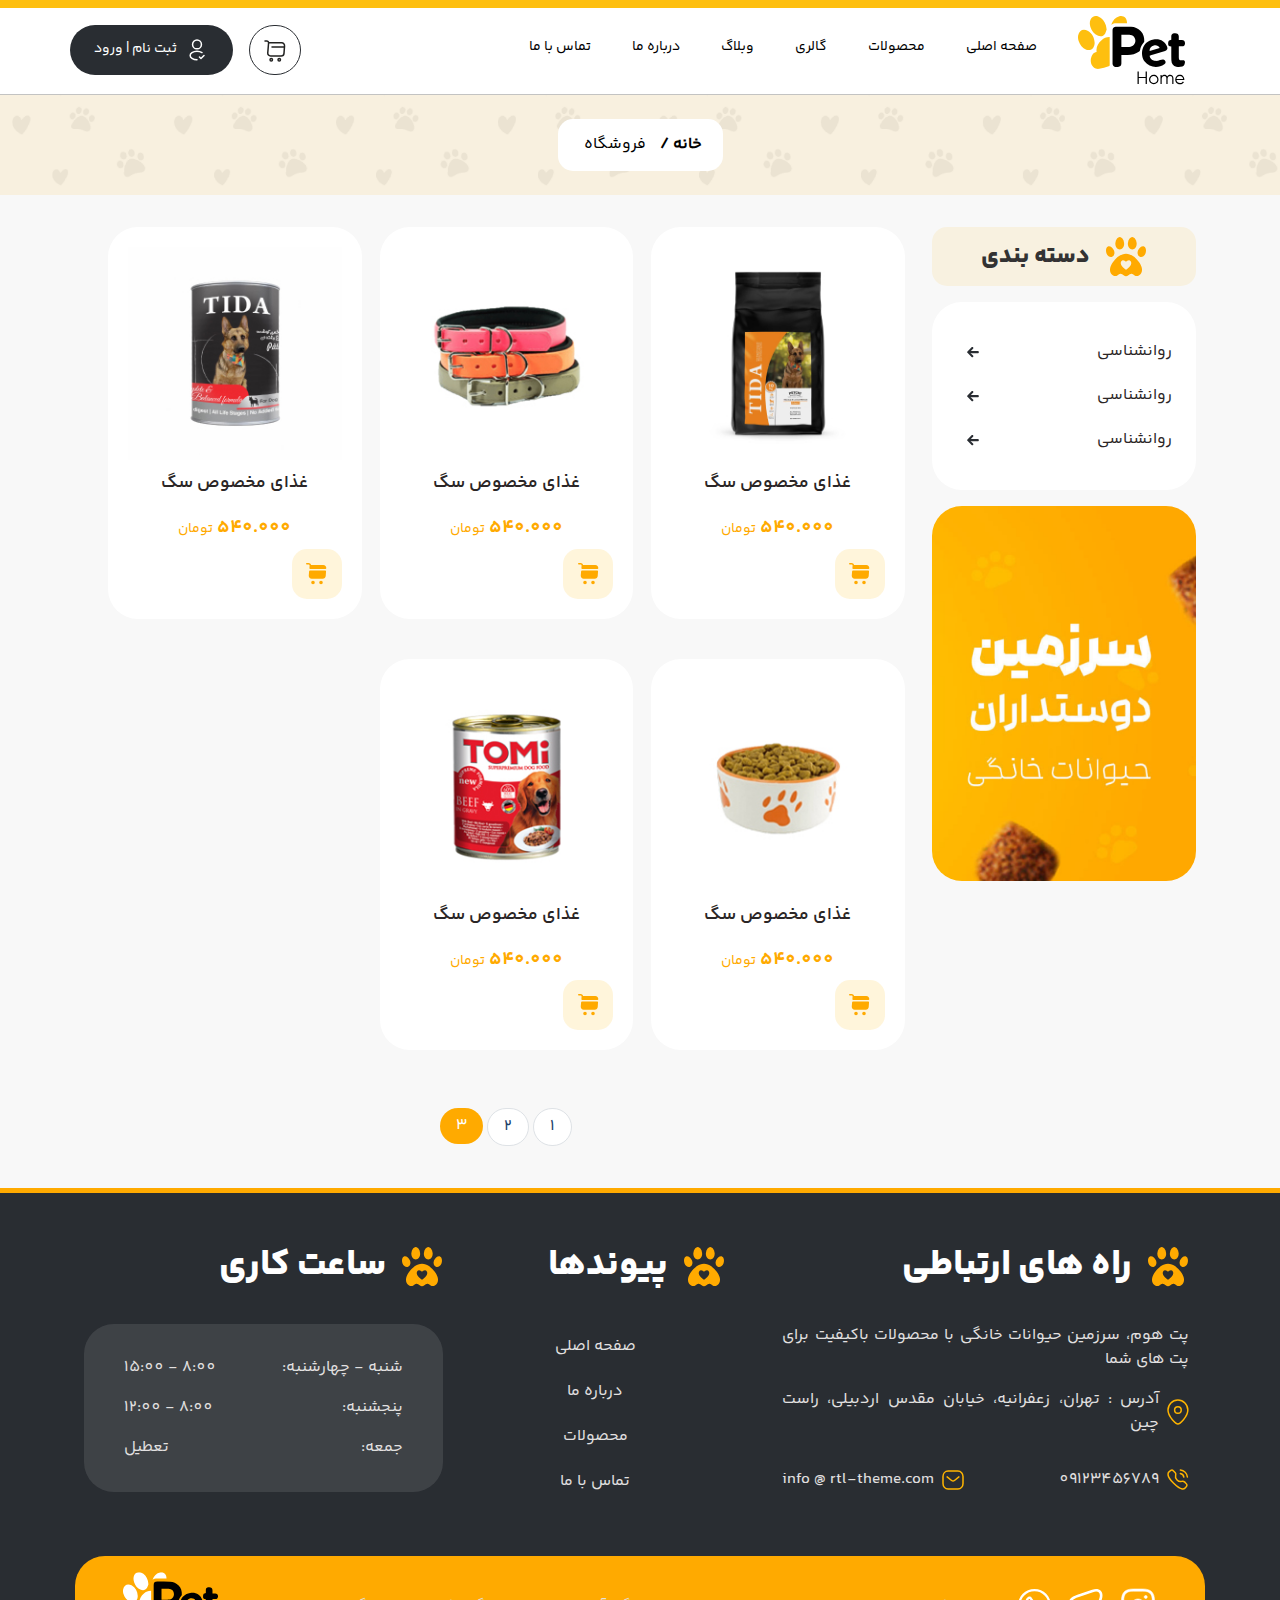
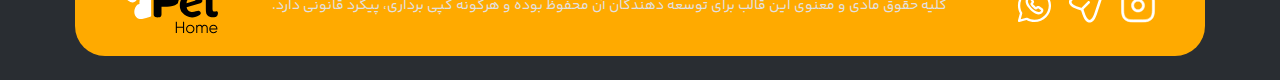
<file: shop.html>
<html dir="rtl" lang="fa-IR">

<!-- Mirrored from theme-code.ir/pet-home/shop.html by HTTrack Website Copier/3.x [XR&CO'2014], Tue, 13 Jun 2023 16:56:55 GMT -->
<head>
    <title>صفحه فروشگاه - دمو 1</title>
    <meta charset="UTF-8">
    <meta http-equiv="X-UA-Compatible" content="IE=edge">
    <meta name="viewport" content="width=device-width, initial-scale=1.0 , maximum-scale=1">
    <link href="Css/Main.css" rel="stylesheet" />
    <link href="Css/Menu.css" rel="stylesheet" />
    <link href="Css/Style.css" rel="stylesheet" />
    <link href="Css/owl.carousel.min.css" rel="stylesheet" />
    <link href="Css/owl.theme.min.css" rel="stylesheet" />
</head>

<body class="rtl">
    <div class="main_wrap">
        <div class="of-site-mask"></div>
    
        <div class="off-canvas-wrap ">
            <div class="close-off-canvas-wrap">
                <a href="#" id="of-close-off-canvas">
                    <svg class="mt-3" width="12" height="12" viewBox="0 0 22 22" fill="none" xmlns="http://www.w3.org/2000/svg">
                        <path d="M2 3L18.9706 19.9706" stroke="black" stroke-width="4" stroke-linecap="round"/>
                        <path d="M19.0874 2.47266L2.11684 19.4432" stroke="black" stroke-width="4" stroke-linecap="round"/>
                    </svg>
                </a>
            </div>

            <div class="off-canvas-inner">
                <div id="of-mobile-nav" class="mobile-menu-wrap">
                        <div class="d-block text-center my-3">
                            <a href="Index.html" class="current py-2">
                                <img src="Img/logo.svg" />
                            </a>
                        </div> 
                    <ul class="mobile-menu">
                        <li class="current-menu-item">
                            <a href="Index.html">صفحه اصلی</a>
                        </li>
                        <li class="current-menu-item">
                            <a href="shop.html">محصولات</a>
                        </li>
                        <li class="current-menu-item">
                            <a href="gallery.html">گالری</a>
                        </li>
                        <li class="current-menu-item">
                            <a href="blog.html">وبلاگ</a>
                        </li>
                        <li class="current-menu-item">
                            <a href="about-us.html">درباره ما</a>
                        </li>      
                        <li class="current-menu-item">
                            <a href="contact-us.html">تماس با ما</a>
                        </li>
                    </ul>
                </div>
            </div>
        </div>

        <header class="main_header wide_header">
            <div class="header_container">
                <div class="menu_wrapper menu_sticky header-btop">
                    <div class="container p_relative h86">

                        <div id="navigation" class="of-drop-down of-main-menu" role="navigation">
                            <ul class="menu">
                                <li>
                                    <a href="Index.html" class="current py-2">
                                        <img src="Img/logo.svg" />
                                    </a>
                                </li>
                                <li><a href="Index.html" target="_blank">صفحه اصلی</a></li>

                                <li><a href="shop.html" target="_blank">محصولات</a></li>

                                <li><a href="gallery.html" target="_blank">گالری</a></li>

                                <li><a href="blog.html" target="_blank">وبلاگ</a></li>
                        
                                <li><a href="about-us.html" target="_blank">درباره ما</a></li>
                                <li><a href="contact-us.html" target="_blank">تماس با ما</a></li>
                            </ul>
                        </div>

                        <div class="m_login d-flex">
                            <div class="shoping-cart radius30">
                                <a href="cart.html">
                                <svg width="24" height="24" viewBox="0 0 24 24" fill="none" xmlns="http://www.w3.org/2000/svg">
                                    <path d="M2 2H3.74001C4.82001 2 5.67 2.93 5.58 4L4.75 13.96C4.61 15.59 5.89999 16.99 7.53999 16.99H18.19C19.63 16.99 20.89 15.81 21 14.38L21.54 6.88C21.66 5.22 20.4 3.87 18.73 3.87H5.82001" stroke="#222221" stroke-width="1.5" stroke-miterlimit="10" stroke-linecap="round" stroke-linejoin="round"/>
                                    <path d="M16.25 22C16.9404 22 17.5 21.4404 17.5 20.75C17.5 20.0596 16.9404 19.5 16.25 19.5C15.5596 19.5 15 20.0596 15 20.75C15 21.4404 15.5596 22 16.25 22Z" stroke="#222221" stroke-width="1.5" stroke-miterlimit="10" stroke-linecap="round" stroke-linejoin="round"/>
                                    <path d="M8.25 22C8.94036 22 9.5 21.4404 9.5 20.75C9.5 20.0596 8.94036 19.5 8.25 19.5C7.55964 19.5 7 20.0596 7 20.75C7 21.4404 7.55964 22 8.25 22Z" stroke="#222221" stroke-width="1.5" stroke-miterlimit="10" stroke-linecap="round" stroke-linejoin="round"/>
                                    <path d="M9 8H21" stroke="#222221" stroke-width="1.5" stroke-miterlimit="10" stroke-linecap="round" stroke-linejoin="round"/>
                                </svg>  
                            </a>                                                  
                           </div>
                                <div class="login px-4 py-2 radius55 d-flex align-items-center">
                                    
                                    <svg width="24" height="24" viewBox="0 0 24 24" fill="none" xmlns="http://www.w3.org/2000/svg">
                                        <path d="M14.4399 19.05L15.9599 20.57L18.9999 17.53" stroke="white" stroke-width="1.5" stroke-linecap="round" stroke-linejoin="round"/>
                                        <path d="M12.1601 10.87C12.0601 10.86 11.9401 10.86 11.8301 10.87C9.4501 10.79 7.5601 8.84 7.5601 6.44C7.5501 3.99 9.5401 2 11.9901 2C14.4401 2 16.4301 3.99 16.4301 6.44C16.4301 8.84 14.5301 10.79 12.1601 10.87Z" stroke="white" stroke-width="1.5" stroke-linecap="round" stroke-linejoin="round"/>
                                        <path d="M11.99 21.8099C10.17 21.8099 8.36004 21.3499 6.98004 20.4299C4.56004 18.8099 4.56004 16.1699 6.98004 14.5599C9.73004 12.7199 14.24 12.7199 16.99 14.5599" stroke="white" stroke-width="1.5" stroke-linecap="round" stroke-linejoin="round"/>
                                    </svg>    
                                    <a class="mr-2" href="login.html">ثبت نام | ورود</a>
                                </div>
                        </div>

                        <div class="is-show mobile-nav-button">
                            <a id="of-trigger" class="icon-wrap" href="#">
                                <svg width="35" height="35" viewBox="0 0 24 24" fill="none" xmlns="http://www.w3.org/2000/svg">
                                    <path d="M17.5401 8.81063C19.1748 8.81063 20.5001 7.48539 20.5001 5.85062C20.5001 4.21586 19.1748 2.89062 17.5401 2.89062C15.9053 2.89062 14.5801 4.21586 14.5801 5.85062C14.5801 7.48539 15.9053 8.81063 17.5401 8.81063Z" fill="#292D32"/>
                                    <path d="M6.46 8.81063C8.09476 8.81063 9.42 7.48539 9.42 5.85062C9.42 4.21586 8.09476 2.89062 6.46 2.89062C4.82524 2.89062 3.5 4.21586 3.5 5.85062C3.5 7.48539 4.82524 8.81063 6.46 8.81063Z" fill="#292D32"/>
                                    <path d="M17.5401 21.1095C19.1748 21.1095 20.5001 19.7842 20.5001 18.1495C20.5001 16.5147 19.1748 15.1895 17.5401 15.1895C15.9053 15.1895 14.5801 16.5147 14.5801 18.1495C14.5801 19.7842 15.9053 21.1095 17.5401 21.1095Z" fill="#292D32"/>
                                    <path d="M6.46 21.1095C8.09476 21.1095 9.42 19.7842 9.42 18.1495C9.42 16.5147 8.09476 15.1895 6.46 15.1895C4.82524 15.1895 3.5 16.5147 3.5 18.1495C3.5 19.7842 4.82524 21.1095 6.46 21.1095Z" fill="#292D32"/>
                                    </svg>
                            </a>        
                        </div>

                        <div class="logo-mobile d-none">
                            <a href="Index.html" class="current py-2">
                                <img src="Img/logo.svg" />
                            </a>
                        </div> 

                    </div>
                </div>
            </div>
        </header>

        <div class="clearfix"></div>

        <section class="container-fluid bkg p-0">
            <div class="row">
                <div class="col-lg-12 p-0 mb-3">
                    <div class="bg-package d-flex align-items-center justify-content-center">
                        <div class="breadcrumb radius15">
                            <ul class="">
                                <li><a href="#">خانه / </a></li>
                                <li><a href="#" class="current">فروشگاه</a></li>
                            </ul>
                        </div>
                    </div>
                </div>
            </div>
        </section>

        <section class="container mb-4">
            <div class="row">
                <div class="col-xl-3 order-xl-0 pt-3 order-1 mb-3">
                    <div class="d-flex align-items-center justify-content-center mb-3 bg-title-sidebar p-2 radius15">
                        <svg width="41" height="41" viewBox="0 0 41 41" fill="none" xmlns="http://www.w3.org/2000/svg">
                            <path d="M26.2658 0.97876C28.7008 0.97876 30.6746 4.67863 30.6746 7.81348C30.6746 10.9483 28.7008 13.489 26.2658 13.489C23.8307 13.489 21.8569 10.9479 21.8569 7.81348C21.8569 4.6791 23.8307 0.97876 26.2658 0.97876Z" fill="#FFAA00"/>
                            <path d="M13.7387 0.97876C16.1737 0.97876 18.1475 4.67863 18.1475 7.81348C18.1475 10.9483 16.1737 13.489 13.7387 13.489C11.3036 13.489 9.32983 10.9479 9.32983 7.81348C9.32983 4.6791 11.3036 0.97876 13.7387 0.97876Z" fill="#FFAA00"/>
                            <path d="M0.534818 17.5109C-0.500563 14.9255 -0.0464077 11.2055 2.01777 10.3819C4.08194 9.55835 6.97583 11.9425 8.01027 14.5283C9.04471 17.1142 8.20934 19.8781 6.1447 20.7017C4.08005 21.5252 1.56879 20.0967 0.534818 17.5109Z" fill="#FFAA00"/>
                            <path d="M39.4698 17.5109C38.4344 20.0963 35.9241 21.5253 33.8599 20.7017C31.7957 19.8782 30.9604 17.1142 31.9943 14.5284C33.0283 11.9426 35.9227 9.55745 37.9868 10.3819C40.051 11.2064 40.5037 14.9251 39.4698 17.5109Z" fill="#FFAA00"/>
                            <path d="M35.776 31.7942C35.3054 29.679 34.1759 27.7667 32.9292 25.9965C30.0075 21.85 25.329 17.6627 20.0025 17.6627C14.698 17.6627 9.99787 21.8491 7.07574 25.9965C5.82905 27.7667 4.7019 29.6766 4.22892 31.7942C3.75593 33.9119 4.01478 36.2805 5.3283 37.9991C6.64182 39.7176 9.13097 40.5816 11.0756 39.649C12.2324 39.0953 13.169 37.9789 14.4448 37.8712C15.6167 37.773 16.6521 38.5608 17.6291 39.2198C18.335 39.696 19.1869 40.1294 20.0025 40.135C20.8181 40.1294 21.6694 39.696 22.3758 39.2198C23.3529 38.5617 24.3882 37.773 25.5601 37.8712C26.836 37.9789 27.7721 39.0934 28.9293 39.649C30.874 40.5816 33.3631 39.7214 34.6766 38.001C35.9902 36.2805 36.249 33.9123 35.776 31.7942ZM24.6424 29.2432C24.0414 30.3403 23.0931 31.3063 22.2921 32.0579C21.8629 32.4609 21.4108 32.8388 20.9381 33.1899H20.9353C20.6648 33.3882 20.338 33.4951 20.0025 33.4951C19.6669 33.4951 19.3402 33.3882 19.0697 33.1899H19.0669C18.5941 32.8388 18.142 32.4609 17.7129 32.0579C16.9128 31.3058 15.9635 30.3403 15.3626 29.2432C14.866 28.3374 14.6067 27.3423 14.8637 26.3053C15.1103 25.3116 15.8953 24.4387 16.8582 24.3169C17.9717 24.1759 19.2683 24.9586 20.0025 25.8573C20.7366 24.9586 22.0332 24.1764 23.1467 24.3174C24.1096 24.4392 24.8946 25.3121 25.1413 26.3058C25.3982 27.3423 25.1389 28.3374 24.6424 29.2432Z" fill="#FFAA00"/>
                            </svg>
                            
                            <h3 class="mr-3">دسته بندی</h3>
                        
        
                    </div>   

                    <div class="card side-category p-4 mb-3">
                            <ul class="list-unstyled">
                            
                            <li><a href="#"><span>روانشناسی</span></a>
                                <a href="#">
                                    <div class="arrow-cat d-flex align-items-center justify-content-center">
                                    <svg width="12" height="11" viewBox="0 0 12 11" fill="none" xmlns="http://www.w3.org/2000/svg">
                                        <path d="M10.8019 6.17453H2.56566C2.00285 6.17453 1.53613 5.70782 1.53613 5.14501C1.53613 4.5822 2.00285 4.11548 2.56566 4.11548H10.8019C11.3647 4.11548 11.8314 4.5822 11.8314 5.14501C11.8314 5.70782 11.3647 6.17453 10.8019 6.17453Z" fill="#292D32"/>
                                        <path d="M5.31096 10.2918C5.05014 10.2918 4.78933 10.1958 4.58342 9.98985L0.465311 5.87174C0.067227 5.47366 0.067227 4.81476 0.465311 4.41667L4.58342 0.298563C4.98151 -0.099521 5.64041 -0.099521 6.03849 0.298563C6.43657 0.696647 6.43657 1.35554 6.03849 1.75363L2.64791 5.14421L6.03849 8.53479C6.43657 8.93287 6.43657 9.59177 6.03849 9.98985C5.83258 10.1958 5.57177 10.2918 5.31096 10.2918Z" fill="#292D32"/>
                                    </svg>
                                    </div>
                                </a>
                            </li>
                            <li><a href="#"><span>روانشناسی</span></a>
                                <a href="#">
                                    <div class="arrow-cat d-flex align-items-center justify-content-center">
                                    <svg width="12" height="11" viewBox="0 0 12 11" fill="none" xmlns="http://www.w3.org/2000/svg">
                                        <path d="M10.8019 6.17453H2.56566C2.00285 6.17453 1.53613 5.70782 1.53613 5.14501C1.53613 4.5822 2.00285 4.11548 2.56566 4.11548H10.8019C11.3647 4.11548 11.8314 4.5822 11.8314 5.14501C11.8314 5.70782 11.3647 6.17453 10.8019 6.17453Z" fill="#292D32"/>
                                        <path d="M5.31096 10.2918C5.05014 10.2918 4.78933 10.1958 4.58342 9.98985L0.465311 5.87174C0.067227 5.47366 0.067227 4.81476 0.465311 4.41667L4.58342 0.298563C4.98151 -0.099521 5.64041 -0.099521 6.03849 0.298563C6.43657 0.696647 6.43657 1.35554 6.03849 1.75363L2.64791 5.14421L6.03849 8.53479C6.43657 8.93287 6.43657 9.59177 6.03849 9.98985C5.83258 10.1958 5.57177 10.2918 5.31096 10.2918Z" fill="#292D32"/>
                                    </svg>
                                    </div>
                                </a>
                            </li>
                            <li><a href="#"><span>روانشناسی</span></a>
                                <a href="#">
                                    <div class="arrow-cat d-flex align-items-center justify-content-center">
                                    <svg width="12" height="11" viewBox="0 0 12 11" fill="none" xmlns="http://www.w3.org/2000/svg">
                                        <path d="M10.8019 6.17453H2.56566C2.00285 6.17453 1.53613 5.70782 1.53613 5.14501C1.53613 4.5822 2.00285 4.11548 2.56566 4.11548H10.8019C11.3647 4.11548 11.8314 4.5822 11.8314 5.14501C11.8314 5.70782 11.3647 6.17453 10.8019 6.17453Z" fill="#292D32"/>
                                        <path d="M5.31096 10.2918C5.05014 10.2918 4.78933 10.1958 4.58342 9.98985L0.465311 5.87174C0.067227 5.47366 0.067227 4.81476 0.465311 4.41667L4.58342 0.298563C4.98151 -0.099521 5.64041 -0.099521 6.03849 0.298563C6.43657 0.696647 6.43657 1.35554 6.03849 1.75363L2.64791 5.14421L6.03849 8.53479C6.43657 8.93287 6.43657 9.59177 6.03849 9.98985C5.83258 10.1958 5.57177 10.2918 5.31096 10.2918Z" fill="#292D32"/>
                                    </svg>
                                    </div>
                                </a>
                            </li>
                      
                        </ul>
                    </div>
         
                    
                    <div class="my-3 text-center">
            
                        <img src="Img/banner-pet.png" alt="" class="radius30">
               
                    </div>
             
                </div>

                <div class="col-xl-9 pt-3 order-xl-1 pl-4 order-0 mb-3">
         
                    <div class="row">
                    
                        <div class="col-lg-4 col-md-6 mb-4">
                            <div class="card-body mb-3 text-center">
                                <a href="page-shop.html">
                                    <img class="img-fluid" src="Img/product-1.jpg">
                                </a>
                                <div>
                                    <h5 class="my-2 YekanBakhFaNum-SemiBold"><a class="card-pro" href="page-shop.html">غذای مخصوص سگ</a></h5>
                                    <span class="color-orange YekanBakhFaNum-Bold fa18">540.000</span>
                                    <span class="color-orange YekanBakhFaNum-Regular fa14">تومان</span>
                                    <div class="d-flex justify-content-between align-items-center">
                                        <div class="d-flex">
                                            <div class="add-to-cart hoverable outlined">
                                                <svg width="21" height="22" viewBox="0 0 21 22" fill="none" xmlns="http://www.w3.org/2000/svg">
                                                    <path d="M15 21.25C15.9665 21.25 16.75 20.4665 16.75 19.5C16.75 18.5335 15.9665 17.75 15 17.75C14.0335 17.75 13.25 18.5335 13.25 19.5C13.25 20.4665 14.0335 21.25 15 21.25Z" fill="#FFAA00"/>
                                                    <path d="M7 21.25C7.9665 21.25 8.75 20.4665 8.75 19.5C8.75 18.5335 7.9665 17.75 7 17.75C6.0335 17.75 5.25 18.5335 5.25 19.5C5.25 20.4665 6.0335 21.25 7 21.25Z" fill="#FFAA00"/>
                                                    <path d="M3.59 2.69L3.39 5.14C3.35 5.61 3.72 6 4.19 6H19.5C19.92 6 20.27 5.68 20.3 5.26C20.43 3.49 19.08 2.05 17.31 2.05H5.02C4.92 1.61 4.72 1.19 4.41 0.84C3.91 0.31 3.21 0 2.49 0H0.75C0.34 0 0 0.34 0 0.75C0 1.16 0.34 1.5 0.75 1.5H2.49C2.8 1.5 3.09 1.63 3.3 1.85C3.51 2.08 3.61 2.38 3.59 2.69Z" fill="#FFAA00"/>
                                                    <path d="M19.2601 7.5H3.92005C3.50005 7.5 3.16005 7.82 3.12005 8.23L2.76005 12.58C2.62005 14.29 3.96005 15.75 5.67005 15.75H16.7901C18.2901 15.75 19.6101 14.52 19.7201 13.02L20.0501 8.35C20.0901 7.89 19.7301 7.5 19.2601 7.5Z" fill="#FFAA00"/>
                                                    </svg>
                                                    
                                                <span class="text-center">افزودن به سبد خرید</span>
                                            </div>
                                            
                                        </div>
                                        
                                    </div>
        
        
        
                                </div>
                            </div>
                        </div>

                        <div class="col-lg-4 col-md-6 mb-4">
                            <div class="card-body mb-3 text-center">
                                <a href="page-shop.html">
                                    <img class="img-fluid" src="Img/product-2.jpg">
                                </a>
                                <div>
                                    <h5 class="my-2 YekanBakhFaNum-SemiBold"><a class="card-pro" href="page-shop.html">غذای مخصوص سگ</a></h5>
                                    <span class="color-orange YekanBakhFaNum-Bold fa18">540.000</span>
                                    <span class="color-orange YekanBakhFaNum-Regular fa14">تومان</span>
                                    <div class="d-flex justify-content-between align-items-center">
                                        <div class="d-flex">
                                            <div class="add-to-cart hoverable outlined">
                                                <svg width="21" height="22" viewBox="0 0 21 22" fill="none" xmlns="http://www.w3.org/2000/svg">
                                                    <path d="M15 21.25C15.9665 21.25 16.75 20.4665 16.75 19.5C16.75 18.5335 15.9665 17.75 15 17.75C14.0335 17.75 13.25 18.5335 13.25 19.5C13.25 20.4665 14.0335 21.25 15 21.25Z" fill="#FFAA00"/>
                                                    <path d="M7 21.25C7.9665 21.25 8.75 20.4665 8.75 19.5C8.75 18.5335 7.9665 17.75 7 17.75C6.0335 17.75 5.25 18.5335 5.25 19.5C5.25 20.4665 6.0335 21.25 7 21.25Z" fill="#FFAA00"/>
                                                    <path d="M3.59 2.69L3.39 5.14C3.35 5.61 3.72 6 4.19 6H19.5C19.92 6 20.27 5.68 20.3 5.26C20.43 3.49 19.08 2.05 17.31 2.05H5.02C4.92 1.61 4.72 1.19 4.41 0.84C3.91 0.31 3.21 0 2.49 0H0.75C0.34 0 0 0.34 0 0.75C0 1.16 0.34 1.5 0.75 1.5H2.49C2.8 1.5 3.09 1.63 3.3 1.85C3.51 2.08 3.61 2.38 3.59 2.69Z" fill="#FFAA00"/>
                                                    <path d="M19.2601 7.5H3.92005C3.50005 7.5 3.16005 7.82 3.12005 8.23L2.76005 12.58C2.62005 14.29 3.96005 15.75 5.67005 15.75H16.7901C18.2901 15.75 19.6101 14.52 19.7201 13.02L20.0501 8.35C20.0901 7.89 19.7301 7.5 19.2601 7.5Z" fill="#FFAA00"/>
                                                    </svg>
                                                    
                                                <span class="text-center">افزودن به سبد خرید</span>
                                            </div>
                                            
                                        </div>
                                        
                                    </div>
        
        
        
                                </div>
                            </div>
                        </div>

                        <div class="col-lg-4 col-md-6 mb-4">
                            <div class="card-body mb-3 text-center">
                                <a href="page-shop.html">
                                    <img class="img-fluid" src="Img/product-3.jpg">
                                </a>
                                <div>
                                    <h5 class="my-2 YekanBakhFaNum-SemiBold"><a class="card-pro" href="page-shop.html">غذای مخصوص سگ</a></h5>
                                    <span class="color-orange YekanBakhFaNum-Bold fa18">540.000</span>
                                    <span class="color-orange YekanBakhFaNum-Regular fa14">تومان</span>
                                    <div class="d-flex justify-content-between align-items-center">
                                        <div class="d-flex">
                                            <div class="add-to-cart hoverable outlined">
                                                <svg width="21" height="22" viewBox="0 0 21 22" fill="none" xmlns="http://www.w3.org/2000/svg">
                                                    <path d="M15 21.25C15.9665 21.25 16.75 20.4665 16.75 19.5C16.75 18.5335 15.9665 17.75 15 17.75C14.0335 17.75 13.25 18.5335 13.25 19.5C13.25 20.4665 14.0335 21.25 15 21.25Z" fill="#FFAA00"/>
                                                    <path d="M7 21.25C7.9665 21.25 8.75 20.4665 8.75 19.5C8.75 18.5335 7.9665 17.75 7 17.75C6.0335 17.75 5.25 18.5335 5.25 19.5C5.25 20.4665 6.0335 21.25 7 21.25Z" fill="#FFAA00"/>
                                                    <path d="M3.59 2.69L3.39 5.14C3.35 5.61 3.72 6 4.19 6H19.5C19.92 6 20.27 5.68 20.3 5.26C20.43 3.49 19.08 2.05 17.31 2.05H5.02C4.92 1.61 4.72 1.19 4.41 0.84C3.91 0.31 3.21 0 2.49 0H0.75C0.34 0 0 0.34 0 0.75C0 1.16 0.34 1.5 0.75 1.5H2.49C2.8 1.5 3.09 1.63 3.3 1.85C3.51 2.08 3.61 2.38 3.59 2.69Z" fill="#FFAA00"/>
                                                    <path d="M19.2601 7.5H3.92005C3.50005 7.5 3.16005 7.82 3.12005 8.23L2.76005 12.58C2.62005 14.29 3.96005 15.75 5.67005 15.75H16.7901C18.2901 15.75 19.6101 14.52 19.7201 13.02L20.0501 8.35C20.0901 7.89 19.7301 7.5 19.2601 7.5Z" fill="#FFAA00"/>
                                                    </svg>
                                                    
                                                <span class="text-center">افزودن به سبد خرید</span>
                                            </div>
                                            
                                        </div>
                                        
                                    </div>
        
        
        
                                </div>
                            </div>
                        </div>

                        <div class="col-lg-4 col-md-6 mb-4">
                            <div class="card-body mb-3 text-center">
                                <a href="page-shop.html">
                                    <img class="img-fluid" src="Img/product-4.jpg">
                                </a>
                                <div>
                                    <h5 class="my-2 YekanBakhFaNum-SemiBold"><a class="card-pro" href="page-shop.html">غذای مخصوص سگ</a></h5>
                                    <span class="color-orange YekanBakhFaNum-Bold fa18">540.000</span>
                                    <span class="color-orange YekanBakhFaNum-Regular fa14">تومان</span>
                                    <div class="d-flex justify-content-between align-items-center">
                                        <div class="d-flex">
                                            <div class="add-to-cart hoverable outlined">
                                                <svg width="21" height="22" viewBox="0 0 21 22" fill="none" xmlns="http://www.w3.org/2000/svg">
                                                    <path d="M15 21.25C15.9665 21.25 16.75 20.4665 16.75 19.5C16.75 18.5335 15.9665 17.75 15 17.75C14.0335 17.75 13.25 18.5335 13.25 19.5C13.25 20.4665 14.0335 21.25 15 21.25Z" fill="#FFAA00"/>
                                                    <path d="M7 21.25C7.9665 21.25 8.75 20.4665 8.75 19.5C8.75 18.5335 7.9665 17.75 7 17.75C6.0335 17.75 5.25 18.5335 5.25 19.5C5.25 20.4665 6.0335 21.25 7 21.25Z" fill="#FFAA00"/>
                                                    <path d="M3.59 2.69L3.39 5.14C3.35 5.61 3.72 6 4.19 6H19.5C19.92 6 20.27 5.68 20.3 5.26C20.43 3.49 19.08 2.05 17.31 2.05H5.02C4.92 1.61 4.72 1.19 4.41 0.84C3.91 0.31 3.21 0 2.49 0H0.75C0.34 0 0 0.34 0 0.75C0 1.16 0.34 1.5 0.75 1.5H2.49C2.8 1.5 3.09 1.63 3.3 1.85C3.51 2.08 3.61 2.38 3.59 2.69Z" fill="#FFAA00"/>
                                                    <path d="M19.2601 7.5H3.92005C3.50005 7.5 3.16005 7.82 3.12005 8.23L2.76005 12.58C2.62005 14.29 3.96005 15.75 5.67005 15.75H16.7901C18.2901 15.75 19.6101 14.52 19.7201 13.02L20.0501 8.35C20.0901 7.89 19.7301 7.5 19.2601 7.5Z" fill="#FFAA00"/>
                                                    </svg>
                                                    
                                                <span class="text-center">افزودن به سبد خرید</span>
                                            </div>
                                            
                                        </div>
                                        
                                    </div>
        
        
        
                                </div>
                            </div>
                        </div>

                        <div class="col-lg-4 col-md-6 mb-4">
                            <div class="card-body mb-3 text-center">
                                <a href="page-shop.html">
                                    <img class="img-fluid" src="Img/product-5.jpg">
                                </a>
                                <div>
                                    <h5 class="my-2 YekanBakhFaNum-SemiBold"><a class="card-pro" href="page-shop.html">غذای مخصوص سگ</a></h5>
                                    <span class="color-orange YekanBakhFaNum-Bold fa18">540.000</span>
                                    <span class="color-orange YekanBakhFaNum-Regular fa14">تومان</span>
                                    <div class="d-flex justify-content-between align-items-center">
                                        <div class="d-flex">
                                            <div class="add-to-cart hoverable outlined">
                                                <svg width="21" height="22" viewBox="0 0 21 22" fill="none" xmlns="http://www.w3.org/2000/svg">
                                                    <path d="M15 21.25C15.9665 21.25 16.75 20.4665 16.75 19.5C16.75 18.5335 15.9665 17.75 15 17.75C14.0335 17.75 13.25 18.5335 13.25 19.5C13.25 20.4665 14.0335 21.25 15 21.25Z" fill="#FFAA00"/>
                                                    <path d="M7 21.25C7.9665 21.25 8.75 20.4665 8.75 19.5C8.75 18.5335 7.9665 17.75 7 17.75C6.0335 17.75 5.25 18.5335 5.25 19.5C5.25 20.4665 6.0335 21.25 7 21.25Z" fill="#FFAA00"/>
                                                    <path d="M3.59 2.69L3.39 5.14C3.35 5.61 3.72 6 4.19 6H19.5C19.92 6 20.27 5.68 20.3 5.26C20.43 3.49 19.08 2.05 17.31 2.05H5.02C4.92 1.61 4.72 1.19 4.41 0.84C3.91 0.31 3.21 0 2.49 0H0.75C0.34 0 0 0.34 0 0.75C0 1.16 0.34 1.5 0.75 1.5H2.49C2.8 1.5 3.09 1.63 3.3 1.85C3.51 2.08 3.61 2.38 3.59 2.69Z" fill="#FFAA00"/>
                                                    <path d="M19.2601 7.5H3.92005C3.50005 7.5 3.16005 7.82 3.12005 8.23L2.76005 12.58C2.62005 14.29 3.96005 15.75 5.67005 15.75H16.7901C18.2901 15.75 19.6101 14.52 19.7201 13.02L20.0501 8.35C20.0901 7.89 19.7301 7.5 19.2601 7.5Z" fill="#FFAA00"/>
                                                    </svg>
                                                    
                                                <span class="text-center">افزودن به سبد خرید</span>
                                            </div>
                                            
                                        </div>
                                        
                                    </div>
        
        
        
                                </div>
                            </div>
                        </div>

                    </div>
                    <div class="row mt-3">
                        <div class="col-12 text-center mx-auto">
                            <ul class="pagination justify-content-center">
                                <li class="page-item"><a class="page-link" href="#">1</a></li>
                                <li class="page-item"><a class="page-link" href="#">2</a></li>
                                <li class="page-item active"><a class="page-link" href="#">3</a></li>
                            </ul>
                        </div>
                    </div>


                </div>
            </div>
        </section>

        <footer class="footer-parent pt-4 pb-4">
            <div class="container footer-wrap">
        
                <div class="row py-3">
        
                <div class="col-lg-5 col-md-6 col-sm-12 px-md-3 mb-4 pl-lg-5">
                    <div class="d-flex align-items-center mb-4">
                        <svg width="41" height="41" viewBox="0 0 41 41" fill="none" xmlns="http://www.w3.org/2000/svg">
                            <path d="M26.2658 0.97876C28.7008 0.97876 30.6746 4.67863 30.6746 7.81348C30.6746 10.9483 28.7008 13.489 26.2658 13.489C23.8307 13.489 21.8569 10.9479 21.8569 7.81348C21.8569 4.6791 23.8307 0.97876 26.2658 0.97876Z" fill="#FFAA00"/>
                            <path d="M13.7387 0.97876C16.1737 0.97876 18.1475 4.67863 18.1475 7.81348C18.1475 10.9483 16.1737 13.489 13.7387 13.489C11.3036 13.489 9.32983 10.9479 9.32983 7.81348C9.32983 4.6791 11.3036 0.97876 13.7387 0.97876Z" fill="#FFAA00"/>
                            <path d="M0.534818 17.5109C-0.500563 14.9255 -0.0464077 11.2055 2.01777 10.3819C4.08194 9.55835 6.97583 11.9425 8.01027 14.5283C9.04471 17.1142 8.20934 19.8781 6.1447 20.7017C4.08005 21.5252 1.56879 20.0967 0.534818 17.5109Z" fill="#FFAA00"/>
                            <path d="M39.4698 17.5109C38.4344 20.0963 35.9241 21.5253 33.8599 20.7017C31.7957 19.8782 30.9604 17.1142 31.9943 14.5284C33.0283 11.9426 35.9227 9.55745 37.9868 10.3819C40.051 11.2064 40.5037 14.9251 39.4698 17.5109Z" fill="#FFAA00"/>
                            <path d="M35.776 31.7942C35.3054 29.679 34.1759 27.7667 32.9292 25.9965C30.0075 21.85 25.329 17.6627 20.0025 17.6627C14.698 17.6627 9.99787 21.8491 7.07574 25.9965C5.82905 27.7667 4.7019 29.6766 4.22892 31.7942C3.75593 33.9119 4.01478 36.2805 5.3283 37.9991C6.64182 39.7176 9.13097 40.5816 11.0756 39.649C12.2324 39.0953 13.169 37.9789 14.4448 37.8712C15.6167 37.773 16.6521 38.5608 17.6291 39.2198C18.335 39.696 19.1869 40.1294 20.0025 40.135C20.8181 40.1294 21.6694 39.696 22.3758 39.2198C23.3529 38.5617 24.3882 37.773 25.5601 37.8712C26.836 37.9789 27.7721 39.0934 28.9293 39.649C30.874 40.5816 33.3631 39.7214 34.6766 38.001C35.9902 36.2805 36.249 33.9123 35.776 31.7942ZM24.6424 29.2432C24.0414 30.3403 23.0931 31.3063 22.2921 32.0579C21.8629 32.4609 21.4108 32.8388 20.9381 33.1899H20.9353C20.6648 33.3882 20.338 33.4951 20.0025 33.4951C19.6669 33.4951 19.3402 33.3882 19.0697 33.1899H19.0669C18.5941 32.8388 18.142 32.4609 17.7129 32.0579C16.9128 31.3058 15.9635 30.3403 15.3626 29.2432C14.866 28.3374 14.6067 27.3423 14.8637 26.3053C15.1103 25.3116 15.8953 24.4387 16.8582 24.3169C17.9717 24.1759 19.2683 24.9586 20.0025 25.8573C20.7366 24.9586 22.0332 24.1764 23.1467 24.3174C24.1096 24.4392 24.8946 25.3121 25.1413 26.3058C25.3982 27.3423 25.1389 28.3374 24.6424 29.2432Z" fill="#FFAA00"/>
                            </svg>
                            
                            <h2 class="mr-3 color-white">راه های ارتباطی</h2>
                    </div>
                        <div class="mb-2 text-right">
                  
                            <p>پت هوم،  سرزمین حیوانات خانگی با محصولات باکیفیت برای پت های شما</p>
               
                       <div class="d-flex align-items-center my-3">
                        <svg width="22" height="26" viewBox="0 0 22 26" fill="none" xmlns="http://www.w3.org/2000/svg">
                            <path fill-rule="evenodd" clip-rule="evenodd" d="M14.3334 11.0006C14.3334 9.15894 12.8411 7.66663 11.0008 7.66663C9.15906 7.66663 7.66675 9.15894 7.66675 11.0006C7.66675 12.841 9.15906 14.3333 11.0008 14.3333C12.8411 14.3333 14.3334 12.841 14.3334 11.0006Z" stroke="#FFB500" stroke-width="1.5" stroke-linecap="round" stroke-linejoin="round"/>
                            <path fill-rule="evenodd" clip-rule="evenodd" d="M10.9993 25C9.40138 25 1 18.1978 1 11.0844C1 5.51552 5.47613 1 10.9993 1C16.5226 1 21 5.51552 21 11.0844C21 18.1978 12.5973 25 10.9993 25Z" stroke="#FFB500" stroke-width="1.5" stroke-linecap="round" stroke-linejoin="round"/>
                            </svg>   
                        <p class="mr-2">آدرس  : تهران، زعفرانیه، خیابان مقدس اردبیلی، راست چین</p>
                       </div>
        
                       <div class="d-flex justify-content-between">
                        <div class="d-flex align-items-center my-3">
                            <svg width="22" height="21" viewBox="0 0 22 21" fill="none" xmlns="http://www.w3.org/2000/svg">
                                <path d="M13.353 1C17.054 1.411 19.978 4.331 20.393 8.032" stroke="#FFB500" stroke-width="1.5" stroke-linecap="round" stroke-linejoin="round"/>
                                <path d="M13.353 4.54297C15.124 4.88697 16.508 6.27197 16.853 8.04297" stroke="#FFB500" stroke-width="1.5" stroke-linecap="round" stroke-linejoin="round"/>
                                <path fill-rule="evenodd" clip-rule="evenodd" d="M10.0315 10.9724C14.0205 14.9604 14.9254 10.3467 17.4653 12.8848C19.9138 15.3328 21.3222 15.8232 18.2188 18.9247C17.8302 19.237 15.3613 22.9943 6.68447 14.3197C-1.99341 5.644 1.76157 3.17244 2.07394 2.78395C5.18377 -0.326154 5.66682 1.08938 8.11539 3.53733C10.6541 6.0765 6.04254 6.98441 10.0315 10.9724Z" stroke="#FFB500" stroke-width="1.5" stroke-linecap="round" stroke-linejoin="round"/>
                                </svg>
                                  
                            <p class="mr-2">09123456789</p>
                           </div>
                           <div class="d-flex align-items-center my-3">
                            <svg width="22" height="20" viewBox="0 0 22 20" fill="none" xmlns="http://www.w3.org/2000/svg">
                                <path d="M16.9026 6.8512L12.4593 10.4642C11.6198 11.1302 10.4387 11.1302 9.59919 10.4642L5.11841 6.8512" stroke="#FFB500" stroke-width="1.5" stroke-linecap="round" stroke-linejoin="round"/>
                                <path fill-rule="evenodd" clip-rule="evenodd" d="M15.9089 19C18.9502 19.0084 21 16.5095 21 13.4384V6.57001C21 3.49883 18.9502 1 15.9089 1H6.09114C3.04979 1 1 3.49883 1 6.57001V13.4384C1 16.5095 3.04979 19.0084 6.09114 19H15.9089Z" stroke="#FFB500" stroke-width="1.5" stroke-linecap="round" stroke-linejoin="round"/>
                                </svg>
                                
                                  
                            <p class="mr-2">info @ rtl-theme.com</p>
                           </div>
                       </div>
        
        
        
                      
                        </div>
           
                </div>
        
                <div class="col-lg-3 col-md-6 col-sm-6 mb-4">
                    <div class="d-flex align-items-center mb-4">
                        <svg width="41" height="41" viewBox="0 0 41 41" fill="none" xmlns="http://www.w3.org/2000/svg">
                            <path d="M26.2658 0.97876C28.7008 0.97876 30.6746 4.67863 30.6746 7.81348C30.6746 10.9483 28.7008 13.489 26.2658 13.489C23.8307 13.489 21.8569 10.9479 21.8569 7.81348C21.8569 4.6791 23.8307 0.97876 26.2658 0.97876Z" fill="#FFAA00"/>
                            <path d="M13.7387 0.97876C16.1737 0.97876 18.1475 4.67863 18.1475 7.81348C18.1475 10.9483 16.1737 13.489 13.7387 13.489C11.3036 13.489 9.32983 10.9479 9.32983 7.81348C9.32983 4.6791 11.3036 0.97876 13.7387 0.97876Z" fill="#FFAA00"/>
                            <path d="M0.534818 17.5109C-0.500563 14.9255 -0.0464077 11.2055 2.01777 10.3819C4.08194 9.55835 6.97583 11.9425 8.01027 14.5283C9.04471 17.1142 8.20934 19.8781 6.1447 20.7017C4.08005 21.5252 1.56879 20.0967 0.534818 17.5109Z" fill="#FFAA00"/>
                            <path d="M39.4698 17.5109C38.4344 20.0963 35.9241 21.5253 33.8599 20.7017C31.7957 19.8782 30.9604 17.1142 31.9943 14.5284C33.0283 11.9426 35.9227 9.55745 37.9868 10.3819C40.051 11.2064 40.5037 14.9251 39.4698 17.5109Z" fill="#FFAA00"/>
                            <path d="M35.776 31.7942C35.3054 29.679 34.1759 27.7667 32.9292 25.9965C30.0075 21.85 25.329 17.6627 20.0025 17.6627C14.698 17.6627 9.99787 21.8491 7.07574 25.9965C5.82905 27.7667 4.7019 29.6766 4.22892 31.7942C3.75593 33.9119 4.01478 36.2805 5.3283 37.9991C6.64182 39.7176 9.13097 40.5816 11.0756 39.649C12.2324 39.0953 13.169 37.9789 14.4448 37.8712C15.6167 37.773 16.6521 38.5608 17.6291 39.2198C18.335 39.696 19.1869 40.1294 20.0025 40.135C20.8181 40.1294 21.6694 39.696 22.3758 39.2198C23.3529 38.5617 24.3882 37.773 25.5601 37.8712C26.836 37.9789 27.7721 39.0934 28.9293 39.649C30.874 40.5816 33.3631 39.7214 34.6766 38.001C35.9902 36.2805 36.249 33.9123 35.776 31.7942ZM24.6424 29.2432C24.0414 30.3403 23.0931 31.3063 22.2921 32.0579C21.8629 32.4609 21.4108 32.8388 20.9381 33.1899H20.9353C20.6648 33.3882 20.338 33.4951 20.0025 33.4951C19.6669 33.4951 19.3402 33.3882 19.0697 33.1899H19.0669C18.5941 32.8388 18.142 32.4609 17.7129 32.0579C16.9128 31.3058 15.9635 30.3403 15.3626 29.2432C14.866 28.3374 14.6067 27.3423 14.8637 26.3053C15.1103 25.3116 15.8953 24.4387 16.8582 24.3169C17.9717 24.1759 19.2683 24.9586 20.0025 25.8573C20.7366 24.9586 22.0332 24.1764 23.1467 24.3174C24.1096 24.4392 24.8946 25.3121 25.1413 26.3058C25.3982 27.3423 25.1389 28.3374 24.6424 29.2432Z" fill="#FFAA00"/>
                            </svg>
                            
                            <h2 class="mr-3 color-white">پیوندها</h2>
                    </div>
                    <ul class="footer-category text-center">
                        <li>
                            <a href="Index.html">صفحه اصلی</a>
                        </li>
                        <li>
                            <a href="about-us.html">درباره ما</a>
                        </li>
                        <li>
                            <a href="shop.html">محصولات</a>
                        </li>
                        <li>
                            <a href="contact-us.html">تماس با ما</a>
                        </li>
        
                      
               
                    </ul>
                </div>
        
                <div class="col-lg-4 col-md-6  col-sm-12 mb-4">
                        <div class="d-flex align-items-center mb-4">
                            <svg width="41" height="41" viewBox="0 0 41 41" fill="none" xmlns="http://www.w3.org/2000/svg">
                                <path d="M26.2658 0.97876C28.7008 0.97876 30.6746 4.67863 30.6746 7.81348C30.6746 10.9483 28.7008 13.489 26.2658 13.489C23.8307 13.489 21.8569 10.9479 21.8569 7.81348C21.8569 4.6791 23.8307 0.97876 26.2658 0.97876Z" fill="#FFAA00"/>
                                <path d="M13.7387 0.97876C16.1737 0.97876 18.1475 4.67863 18.1475 7.81348C18.1475 10.9483 16.1737 13.489 13.7387 13.489C11.3036 13.489 9.32983 10.9479 9.32983 7.81348C9.32983 4.6791 11.3036 0.97876 13.7387 0.97876Z" fill="#FFAA00"/>
                                <path d="M0.534818 17.5109C-0.500563 14.9255 -0.0464077 11.2055 2.01777 10.3819C4.08194 9.55835 6.97583 11.9425 8.01027 14.5283C9.04471 17.1142 8.20934 19.8781 6.1447 20.7017C4.08005 21.5252 1.56879 20.0967 0.534818 17.5109Z" fill="#FFAA00"/>
                                <path d="M39.4698 17.5109C38.4344 20.0963 35.9241 21.5253 33.8599 20.7017C31.7957 19.8782 30.9604 17.1142 31.9943 14.5284C33.0283 11.9426 35.9227 9.55745 37.9868 10.3819C40.051 11.2064 40.5037 14.9251 39.4698 17.5109Z" fill="#FFAA00"/>
                                <path d="M35.776 31.7942C35.3054 29.679 34.1759 27.7667 32.9292 25.9965C30.0075 21.85 25.329 17.6627 20.0025 17.6627C14.698 17.6627 9.99787 21.8491 7.07574 25.9965C5.82905 27.7667 4.7019 29.6766 4.22892 31.7942C3.75593 33.9119 4.01478 36.2805 5.3283 37.9991C6.64182 39.7176 9.13097 40.5816 11.0756 39.649C12.2324 39.0953 13.169 37.9789 14.4448 37.8712C15.6167 37.773 16.6521 38.5608 17.6291 39.2198C18.335 39.696 19.1869 40.1294 20.0025 40.135C20.8181 40.1294 21.6694 39.696 22.3758 39.2198C23.3529 38.5617 24.3882 37.773 25.5601 37.8712C26.836 37.9789 27.7721 39.0934 28.9293 39.649C30.874 40.5816 33.3631 39.7214 34.6766 38.001C35.9902 36.2805 36.249 33.9123 35.776 31.7942ZM24.6424 29.2432C24.0414 30.3403 23.0931 31.3063 22.2921 32.0579C21.8629 32.4609 21.4108 32.8388 20.9381 33.1899H20.9353C20.6648 33.3882 20.338 33.4951 20.0025 33.4951C19.6669 33.4951 19.3402 33.3882 19.0697 33.1899H19.0669C18.5941 32.8388 18.142 32.4609 17.7129 32.0579C16.9128 31.3058 15.9635 30.3403 15.3626 29.2432C14.866 28.3374 14.6067 27.3423 14.8637 26.3053C15.1103 25.3116 15.8953 24.4387 16.8582 24.3169C17.9717 24.1759 19.2683 24.9586 20.0025 25.8573C20.7366 24.9586 22.0332 24.1764 23.1467 24.3174C24.1096 24.4392 24.8946 25.3121 25.1413 26.3058C25.3982 27.3423 25.1389 28.3374 24.6424 29.2432Z" fill="#FFAA00"/>
                                </svg>
                                
                                <h2 class="mr-3 color-white">ساعت کاری</h2>
                        </div>
                        <div class=" mb-2 text-right">
                       
                            <div class="bg-clock p-4 radius30">
                                <div class="clock-pet px-3 py-2">
                                    <p>شنبه - چهارشنبه:</p>
                                    <p>8:00 - 15:00</p>
                                </div>
                            
                                <div class="clock-pet px-3 py-2">
                                    <p>پنجشنبه:</p>
                                    <p>8:00 - 12:00</p>
                                </div>
                 
                                <div class="clock-pet px-3 py-2">
                                    <p>جمعه:</p>
                                    <p>تعطیل</p>
                                </div>
                     
                            </div>
        
                        </div>
                </div>
        
        
                </div>
        
        
                <div class="d-flex align-items-center justify-content-between copyright py-3 px-5 radius30">
        
        
                    <div class="media-icone d-flex align-items-center">
                        <svg width="38" height="37" viewBox="0 0 38 37" fill="none" xmlns="http://www.w3.org/2000/svg">
                            <path d="M23.6403 35.073H14.3903C6.01905 35.073 2.44238 31.4963 2.44238 23.125V13.875C2.44238 5.50379 6.01905 1.92712 14.3903 1.92712H23.6403C32.0115 1.92712 35.5882 5.50379 35.5882 13.875V23.125C35.5882 31.4963 32.0115 35.073 23.6403 35.073ZM14.3903 4.23962C7.28322 4.23962 4.75488 6.76796 4.75488 13.875V23.125C4.75488 30.2321 7.28322 32.7605 14.3903 32.7605H23.6403C30.7474 32.7605 33.2757 30.2321 33.2757 23.125V13.875C33.2757 6.76796 30.7474 4.23962 23.6403 4.23962H14.3903Z" fill="white" stroke="white" stroke-width="0.5"/>
                            <path d="M19.0155 25.052C15.408 25.052 12.4634 22.1075 12.4634 18.5C12.4634 14.8925 15.408 11.9479 19.0155 11.9479C22.623 11.9479 25.5675 14.8925 25.5675 18.5C25.5675 22.1075 22.623 25.052 19.0155 25.052ZM19.0155 14.2604C16.6721 14.2604 14.7759 16.1566 14.7759 18.5C14.7759 20.8433 16.6721 22.7395 19.0155 22.7395C21.3588 22.7395 23.255 20.8433 23.255 18.5C23.255 16.1566 21.3588 14.2604 19.0155 14.2604Z" fill="white" stroke="white" stroke-width="0.5"/>
                            <path d="M26.7238 11.5625C26.5234 11.5625 26.323 11.5162 26.138 11.4391C25.953 11.3621 25.7834 11.2541 25.6292 11.1154C25.4905 10.9612 25.3671 10.7916 25.29 10.6066C25.213 10.4216 25.1821 10.2212 25.1821 10.0208C25.1821 9.82039 25.213 9.61997 25.29 9.43497C25.3825 9.23456 25.4905 9.08039 25.6292 8.92622C25.7063 8.86456 25.7834 8.78747 25.8605 8.74122C25.953 8.67956 26.0455 8.63331 26.138 8.60247C26.2305 8.55622 26.323 8.52539 26.4309 8.50997C26.9242 8.40206 27.4484 8.57164 27.8184 8.92622C27.9571 9.08039 28.065 9.23456 28.1421 9.43497C28.2192 9.61997 28.2655 9.82039 28.2655 10.0208C28.2655 10.2212 28.2192 10.4216 28.1421 10.6066C28.065 10.7916 27.9571 10.9612 27.8184 11.1154C27.6642 11.2541 27.4946 11.3621 27.3096 11.4391C27.1246 11.5162 26.9242 11.5625 26.7238 11.5625Z" fill="white" stroke="white" stroke-width="0.5"/>
                        </svg>
                        <svg width="34" height="34" viewBox="0 0 33 33" fill="none" xmlns="http://www.w3.org/2000/svg">
                                <path d="M19.9851 32.533C17.9934 32.533 15.1745 31.132 12.9465 24.4309L11.7311 20.785L8.08521 19.5697C1.40099 17.3416 0 14.5228 0 12.531C0 10.5561 1.40099 7.72039 8.08521 5.47544L22.4158 0.698585C25.9942 -0.499848 28.9818 -0.145382 30.8217 1.67759C32.6615 3.50056 33.016 6.50508 31.8176 10.0835L27.0407 24.4141C24.7958 31.132 21.9769 32.533 19.9851 32.533ZM8.87854 7.88919C4.18608 9.45897 2.51502 11.3157 2.51502 12.531C2.51502 13.7463 4.18608 15.603 8.87854 17.1559L13.1321 18.5738C13.5035 18.692 13.8073 18.9958 13.9255 19.3671L15.3433 23.6207C16.8962 28.3132 18.7698 29.9842 19.9851 29.9842C21.2005 29.9842 23.0572 28.3132 24.627 23.6207L29.4038 9.29017C30.2647 6.69075 30.1128 4.56396 29.0156 3.4668C27.9184 2.36964 25.7916 2.23461 23.2091 3.09545L8.87854 7.88919Z" fill="white"/>
                                <path d="M13.0484 20.3293C12.7276 20.3293 12.4069 20.2112 12.1537 19.958C11.6642 19.4685 11.6642 18.6583 12.1537 18.1688L18.1966 12.1091C18.6861 11.6196 19.4963 11.6196 19.9858 12.1091C20.4753 12.5986 20.4753 13.4088 19.9858 13.8983L13.943 19.958C13.7066 20.2112 13.3691 20.3293 13.0484 20.3293Z" fill="white"/>
                        </svg>
                        <svg width="37" height="37" viewBox="0 0 24 24" fill="none" xmlns="http://www.w3.org/2000/svg">
                                    <path d="M2.00014 22.7502C1.80014 22.7502 1.61011 22.6702 1.47011 22.5302C1.28011 22.3402 1.20016 22.0602 1.27016 21.8002L2.53017 17.0902C1.69017 15.5302 1.25014 13.7702 1.25014 11.9902C1.25014 6.06023 6.07014 1.24023 12.0001 1.24023C17.9301 1.24023 22.7501 6.06023 22.7501 11.9902C22.7501 17.9202 17.9301 22.7402 12.0001 22.7402C10.1901 22.7402 8.42017 22.2902 6.84017 21.4302L2.20015 22.7202C2.13015 22.7402 2.07014 22.7502 2.00014 22.7502ZM6.94014 19.8802C7.07014 19.8802 7.20015 19.9203 7.32015 19.9803C8.73015 20.8103 10.3501 21.2502 12.0001 21.2502C17.1001 21.2502 21.2501 17.1002 21.2501 12.0002C21.2501 6.90024 17.1001 2.75024 12.0001 2.75024C6.90014 2.75024 2.75014 6.90024 2.75014 12.0002C2.75014 13.6302 3.18013 15.2202 3.99013 16.6202C4.09013 16.7902 4.12015 17.0002 4.07015 17.1902L3.07015 20.9302L6.75014 19.9102C6.81014 19.8902 6.88014 19.8802 6.94014 19.8802Z" fill="white"/>
                                    <path d="M14.7402 17.7603C14.1202 17.7603 13.4802 17.6203 12.8102 17.3303C12.1802 17.0603 11.5502 16.7003 10.9402 16.2503C10.3402 15.8103 9.75027 15.3103 9.21027 14.7703C8.67027 14.2203 8.17022 13.6403 7.73022 13.0403C7.28022 12.4103 6.92022 11.7903 6.66022 11.1803C6.38022 10.5203 6.24023 9.87029 6.24023 9.25029C6.24023 8.81029 6.32021 8.39029 6.47021 8.00029C6.63021 7.59029 6.89022 7.22028 7.23022 6.90028C7.87022 6.27028 8.79026 6.0403 9.52026 6.3903C9.77026 6.5003 9.98026 6.6803 10.1403 6.9203L11.3002 8.55027C11.4202 8.71027 11.5103 8.88027 11.5803 9.05027C11.6603 9.25027 11.7103 9.4503 11.7103 9.6403C11.7103 9.9003 11.6402 10.1603 11.5002 10.3903C11.4102 10.5403 11.2802 10.7203 11.1102 10.8903L10.9802 11.0303C11.0402 11.1103 11.1102 11.2103 11.2202 11.3303C11.4302 11.5703 11.6602 11.8303 11.9102 12.0803C12.1602 12.3203 12.4102 12.5603 12.6602 12.7703C12.7802 12.8703 12.8803 12.9503 12.9603 13.0003L13.1002 12.8603C13.2802 12.6803 13.4603 12.5403 13.6403 12.4503C13.9703 12.2403 14.4802 12.1903 14.9302 12.3803C15.0902 12.4403 15.2502 12.5303 15.4202 12.6503L17.0903 13.8303C17.3203 13.9903 17.5002 14.2103 17.6202 14.4603C17.7202 14.7103 17.7603 14.9303 17.7603 15.1603C17.7603 15.4603 17.6902 15.7503 17.5602 16.0303C17.4302 16.2903 17.2802 16.5203 17.1002 16.7303C16.7802 17.0803 16.4103 17.3403 16.0103 17.5103C15.6103 17.6803 15.1802 17.7603 14.7402 17.7603ZM8.79022 7.74028C8.73022 7.74028 8.53027 7.74028 8.28027 7.99028C8.09027 8.17028 7.96024 8.36029 7.87024 8.57029C7.78024 8.78029 7.74023 9.0203 7.74023 9.2603C7.74023 9.6803 7.84022 10.1303 8.04022 10.6103C8.25022 11.1103 8.56025 11.6403 8.94025 12.1703C9.33025 12.7003 9.77025 13.2303 10.2603 13.7203C10.7503 14.2003 11.2702 14.6503 11.8102 15.0503C12.3302 15.4303 12.8603 15.7303 13.3903 15.9603C14.1503 16.2903 14.8502 16.3703 15.4202 16.1303C15.6202 16.0503 15.8002 15.9103 15.9802 15.7303C16.0702 15.6303 16.1403 15.5303 16.2003 15.4003C16.2303 15.3303 16.2502 15.2503 16.2502 15.1803C16.2502 15.1603 16.2502 15.1303 16.2202 15.0703L14.5502 13.9103C14.4802 13.8603 14.4102 13.8203 14.3502 13.8003C14.3102 13.8203 14.2503 13.8503 14.1403 13.9603L13.7603 14.3403C13.4703 14.6303 13.0103 14.7103 12.6403 14.5803L12.4603 14.5003C12.2303 14.3803 11.9702 14.2003 11.6802 13.9503C11.4002 13.7103 11.1303 13.4603 10.8403 13.1803C10.5603 12.8903 10.3103 12.6203 10.0703 12.3403C9.81025 12.0303 9.63025 11.7803 9.51025 11.5703L9.40027 11.3103C9.37027 11.2103 9.36023 11.1003 9.36023 11.0003C9.36023 10.7203 9.46027 10.4703 9.65027 10.2703L10.0303 9.88029C10.1403 9.77029 10.1803 9.7103 10.2003 9.6703C10.1703 9.6003 10.1303 9.54029 10.0803 9.47029L8.91022 7.82029L8.79022 7.74028Z" fill="white"/>
                        </svg>
                                    
                                   
                            
                     
                         
                                
                    </div>
            
                    <div class="">
                        <p class="text-center fa14">کلیه حقوق مادی و معنوی این قالب برای توسعه دهندگان آن محفوظ بوده و هرگونه کپی برداری، پیگرد قانونی دارد.</p>
                    </div>
            
                    <div class="text-left logo-footer">
                         <img src="Img/footer-logo.svg" alt="">
                    </div>
            
            
                    </div>
        
            </div>
        
        </footer>
          
        </div>
    
        <script src="Js/jquery.min.js"></script>
        <script src="Js/bootstrap.min.js"></script>
        <script src="Js/my-script.js"></script>
        <script src="Js/custom.js"></script>
       
</body>

<!-- Mirrored from theme-code.ir/pet-home/shop.html by HTTrack Website Copier/3.x [XR&CO'2014], Tue, 13 Jun 2023 16:56:55 GMT -->
</html>
</file>
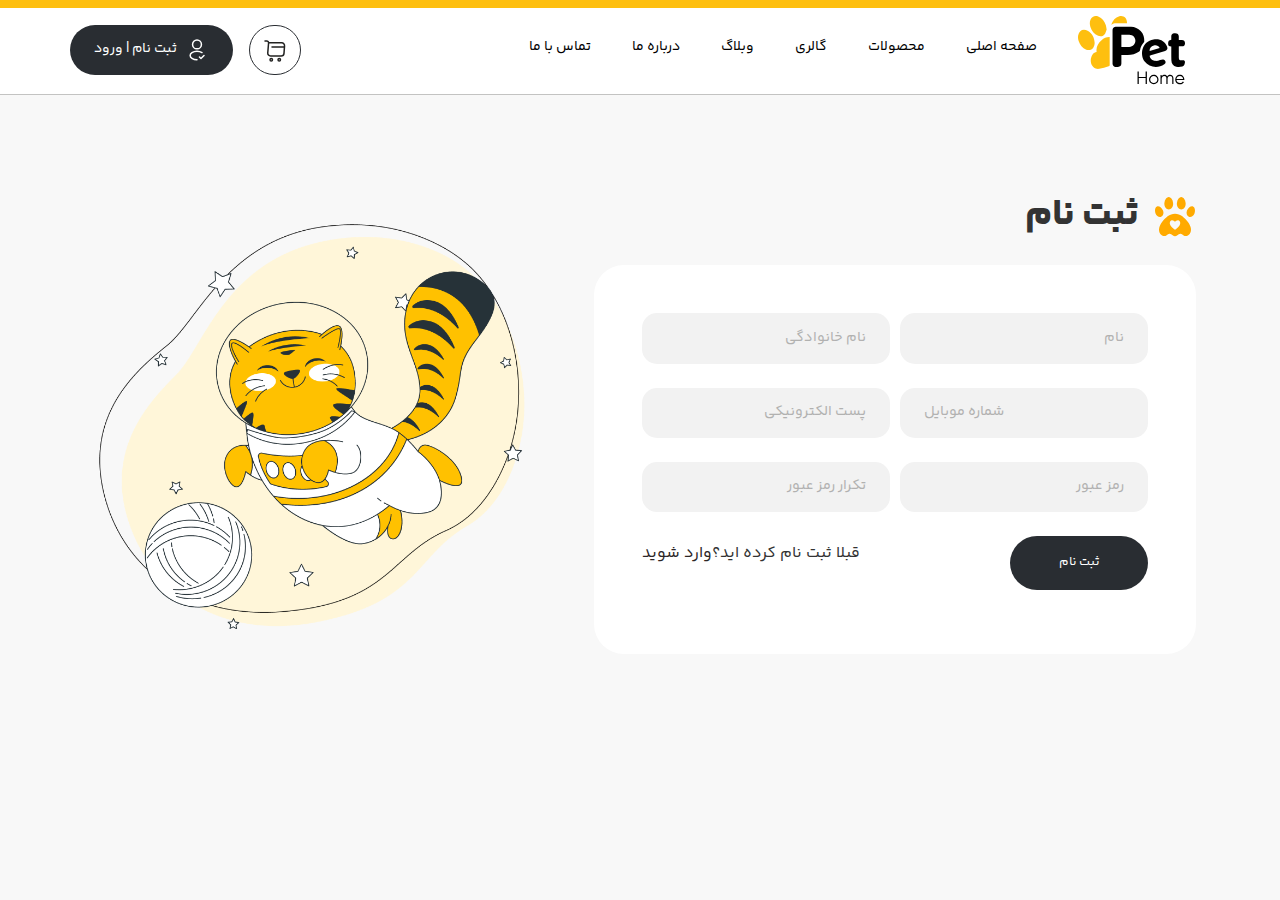
<file: sign-up.html>
﻿<html dir="rtl" lang="fa-IR">

<!-- Mirrored from theme-code.ir/pet-home/sign-up.html by HTTrack Website Copier/3.x [XR&CO'2014], Tue, 13 Jun 2023 16:57:00 GMT -->
<head>
    <title>صفحه ثبت نام - دمو 1</title>
    <meta charset="UTF-8">
    <meta http-equiv="X-UA-Compatible" content="IE=edge">
    <meta name="viewport" content="width=device-width, initial-scale=1.0 , maximum-scale=1">
    <link href="Css/Main.css" rel="stylesheet" />
    <link href="Css/Menu.css" rel="stylesheet" />
    <link href="Css/Style.css" rel="stylesheet" />
    <link href="Css/owl.carousel.min.css" rel="stylesheet" />
    <link href="Css/owl.theme.min.css" rel="stylesheet" />
</head>

<body class="rtl">
    <div class="main_wrap">
        <div class="of-site-mask"></div>
    
        <div class="off-canvas-wrap ">
            <div class="close-off-canvas-wrap">
                <a href="#" id="of-close-off-canvas">
                    <svg class="mt-3" width="12" height="12" viewBox="0 0 22 22" fill="none" xmlns="http://www.w3.org/2000/svg">
                        <path d="M2 3L18.9706 19.9706" stroke="black" stroke-width="4" stroke-linecap="round"/>
                        <path d="M19.0874 2.47266L2.11684 19.4432" stroke="black" stroke-width="4" stroke-linecap="round"/>
                    </svg>
                </a>
            </div>

            <div class="off-canvas-inner">
                <div id="of-mobile-nav" class="mobile-menu-wrap">
                        <div class="d-block text-center my-3">
                            <a href="Index.html" class="current py-2">
                                <img src="Img/logo.svg" />
                            </a>
                        </div> 
                    <ul class="mobile-menu">
                        <li class="current-menu-item">
                            <a href="Index.html">صفحه اصلی</a>
                        </li>
                        <li class="current-menu-item">
                            <a href="shop.html">محصولات</a>
                        </li>
                        <li class="current-menu-item">
                            <a href="gallery.html">گالری</a>
                        </li>
                        <li class="current-menu-item">
                            <a href="blog.html">وبلاگ</a>
                        </li>
                        <li class="current-menu-item">
                            <a href="about-us.html">درباره ما</a>
                        </li>      
                        <li class="current-menu-item">
                            <a href="contact-us.html">تماس با ما</a>
                        </li>
                    </ul>
                </div>
            </div>
        </div>

        <header class="main_header wide_header">
            <div class="header_container">
                <div class="menu_wrapper menu_sticky header-btop">
                    <div class="container p_relative h86">

                        <div id="navigation" class="of-drop-down of-main-menu" role="navigation">
                            <ul class="menu">
                                <li>
                                    <a href="Index.html" class="current py-2">
                                        <img src="Img/logo.svg" />
                                    </a>
                                </li>
                                <li><a href="Index.html" target="_blank">صفحه اصلی</a></li>

                                <li><a href="shop.html" target="_blank">محصولات</a></li>

                                <li><a href="gallery.html" target="_blank">گالری</a></li>

                                <li><a href="blog.html" target="_blank">وبلاگ</a></li>
                        
                                <li><a href="about-us.html" target="_blank">درباره ما</a></li>
                                <li><a href="contact-us.html" target="_blank">تماس با ما</a></li>
                            </ul>
                        </div>

                        <div class="m_login d-flex">
                            <div class="shoping-cart radius30">
                                <a href="cart.html">
                                <svg width="24" height="24" viewBox="0 0 24 24" fill="none" xmlns="http://www.w3.org/2000/svg">
                                    <path d="M2 2H3.74001C4.82001 2 5.67 2.93 5.58 4L4.75 13.96C4.61 15.59 5.89999 16.99 7.53999 16.99H18.19C19.63 16.99 20.89 15.81 21 14.38L21.54 6.88C21.66 5.22 20.4 3.87 18.73 3.87H5.82001" stroke="#222221" stroke-width="1.5" stroke-miterlimit="10" stroke-linecap="round" stroke-linejoin="round"/>
                                    <path d="M16.25 22C16.9404 22 17.5 21.4404 17.5 20.75C17.5 20.0596 16.9404 19.5 16.25 19.5C15.5596 19.5 15 20.0596 15 20.75C15 21.4404 15.5596 22 16.25 22Z" stroke="#222221" stroke-width="1.5" stroke-miterlimit="10" stroke-linecap="round" stroke-linejoin="round"/>
                                    <path d="M8.25 22C8.94036 22 9.5 21.4404 9.5 20.75C9.5 20.0596 8.94036 19.5 8.25 19.5C7.55964 19.5 7 20.0596 7 20.75C7 21.4404 7.55964 22 8.25 22Z" stroke="#222221" stroke-width="1.5" stroke-miterlimit="10" stroke-linecap="round" stroke-linejoin="round"/>
                                    <path d="M9 8H21" stroke="#222221" stroke-width="1.5" stroke-miterlimit="10" stroke-linecap="round" stroke-linejoin="round"/>
                                </svg>  
                            </a>                                                  
                           </div>
                                <div class="login px-4 py-2 radius55 d-flex align-items-center">
                                    
                                    <svg width="24" height="24" viewBox="0 0 24 24" fill="none" xmlns="http://www.w3.org/2000/svg">
                                        <path d="M14.4399 19.05L15.9599 20.57L18.9999 17.53" stroke="white" stroke-width="1.5" stroke-linecap="round" stroke-linejoin="round"/>
                                        <path d="M12.1601 10.87C12.0601 10.86 11.9401 10.86 11.8301 10.87C9.4501 10.79 7.5601 8.84 7.5601 6.44C7.5501 3.99 9.5401 2 11.9901 2C14.4401 2 16.4301 3.99 16.4301 6.44C16.4301 8.84 14.5301 10.79 12.1601 10.87Z" stroke="white" stroke-width="1.5" stroke-linecap="round" stroke-linejoin="round"/>
                                        <path d="M11.99 21.8099C10.17 21.8099 8.36004 21.3499 6.98004 20.4299C4.56004 18.8099 4.56004 16.1699 6.98004 14.5599C9.73004 12.7199 14.24 12.7199 16.99 14.5599" stroke="white" stroke-width="1.5" stroke-linecap="round" stroke-linejoin="round"/>
                                    </svg>    
                                    <a class="mr-2" href="login.html">ثبت نام | ورود</a>
                                </div>
                        </div>

                        <div class="is-show mobile-nav-button">
                            <a id="of-trigger" class="icon-wrap" href="#">
                                <svg width="35" height="35" viewBox="0 0 24 24" fill="none" xmlns="http://www.w3.org/2000/svg">
                                    <path d="M17.5401 8.81063C19.1748 8.81063 20.5001 7.48539 20.5001 5.85062C20.5001 4.21586 19.1748 2.89062 17.5401 2.89062C15.9053 2.89062 14.5801 4.21586 14.5801 5.85062C14.5801 7.48539 15.9053 8.81063 17.5401 8.81063Z" fill="#292D32"/>
                                    <path d="M6.46 8.81063C8.09476 8.81063 9.42 7.48539 9.42 5.85062C9.42 4.21586 8.09476 2.89062 6.46 2.89062C4.82524 2.89062 3.5 4.21586 3.5 5.85062C3.5 7.48539 4.82524 8.81063 6.46 8.81063Z" fill="#292D32"/>
                                    <path d="M17.5401 21.1095C19.1748 21.1095 20.5001 19.7842 20.5001 18.1495C20.5001 16.5147 19.1748 15.1895 17.5401 15.1895C15.9053 15.1895 14.5801 16.5147 14.5801 18.1495C14.5801 19.7842 15.9053 21.1095 17.5401 21.1095Z" fill="#292D32"/>
                                    <path d="M6.46 21.1095C8.09476 21.1095 9.42 19.7842 9.42 18.1495C9.42 16.5147 8.09476 15.1895 6.46 15.1895C4.82524 15.1895 3.5 16.5147 3.5 18.1495C3.5 19.7842 4.82524 21.1095 6.46 21.1095Z" fill="#292D32"/>
                                    </svg>
                            </a>        
                        </div>

                        <div class="logo-mobile d-none">
                            <a href="Index.html" class="current py-2">
                                <img src="Img/logo.svg" />
                            </a>
                        </div> 

                    </div>
                </div>
            </div>
        </header>

        <div class="clearfix"></div>

        <section class="container-fluid text-lg-right text-center mt-4 p-3 mb-5">
            <div class="container">
           
                <div class="row d-flex align-items-center pt-lg-5">

                  <div class="col-lg-7 pl-lg-5 text-center order-2 order-lg-1">
                    <div class="d-flex align-items-center mb-3">
                        <svg width="41" height="41" viewBox="0 0 41 41" fill="none" xmlns="http://www.w3.org/2000/svg">
                            <path d="M26.2658 0.97876C28.7008 0.97876 30.6746 4.67863 30.6746 7.81348C30.6746 10.9483 28.7008 13.489 26.2658 13.489C23.8307 13.489 21.8569 10.9479 21.8569 7.81348C21.8569 4.6791 23.8307 0.97876 26.2658 0.97876Z" fill="#FFAA00"/>
                            <path d="M13.7387 0.97876C16.1737 0.97876 18.1475 4.67863 18.1475 7.81348C18.1475 10.9483 16.1737 13.489 13.7387 13.489C11.3036 13.489 9.32983 10.9479 9.32983 7.81348C9.32983 4.6791 11.3036 0.97876 13.7387 0.97876Z" fill="#FFAA00"/>
                            <path d="M0.534818 17.5109C-0.500563 14.9255 -0.0464077 11.2055 2.01777 10.3819C4.08194 9.55835 6.97583 11.9425 8.01027 14.5283C9.04471 17.1142 8.20934 19.8781 6.1447 20.7017C4.08005 21.5252 1.56879 20.0967 0.534818 17.5109Z" fill="#FFAA00"/>
                            <path d="M39.4698 17.5109C38.4344 20.0963 35.9241 21.5253 33.8599 20.7017C31.7957 19.8782 30.9604 17.1142 31.9943 14.5284C33.0283 11.9426 35.9227 9.55745 37.9868 10.3819C40.051 11.2064 40.5037 14.9251 39.4698 17.5109Z" fill="#FFAA00"/>
                            <path d="M35.776 31.7942C35.3054 29.679 34.1759 27.7667 32.9292 25.9965C30.0075 21.85 25.329 17.6627 20.0025 17.6627C14.698 17.6627 9.99787 21.8491 7.07574 25.9965C5.82905 27.7667 4.7019 29.6766 4.22892 31.7942C3.75593 33.9119 4.01478 36.2805 5.3283 37.9991C6.64182 39.7176 9.13097 40.5816 11.0756 39.649C12.2324 39.0953 13.169 37.9789 14.4448 37.8712C15.6167 37.773 16.6521 38.5608 17.6291 39.2198C18.335 39.696 19.1869 40.1294 20.0025 40.135C20.8181 40.1294 21.6694 39.696 22.3758 39.2198C23.3529 38.5617 24.3882 37.773 25.5601 37.8712C26.836 37.9789 27.7721 39.0934 28.9293 39.649C30.874 40.5816 33.3631 39.7214 34.6766 38.001C35.9902 36.2805 36.249 33.9123 35.776 31.7942ZM24.6424 29.2432C24.0414 30.3403 23.0931 31.3063 22.2921 32.0579C21.8629 32.4609 21.4108 32.8388 20.9381 33.1899H20.9353C20.6648 33.3882 20.338 33.4951 20.0025 33.4951C19.6669 33.4951 19.3402 33.3882 19.0697 33.1899H19.0669C18.5941 32.8388 18.142 32.4609 17.7129 32.0579C16.9128 31.3058 15.9635 30.3403 15.3626 29.2432C14.866 28.3374 14.6067 27.3423 14.8637 26.3053C15.1103 25.3116 15.8953 24.4387 16.8582 24.3169C17.9717 24.1759 19.2683 24.9586 20.0025 25.8573C20.7366 24.9586 22.0332 24.1764 23.1467 24.3174C24.1096 24.4392 24.8946 25.3121 25.1413 26.3058C25.3982 27.3423 25.1389 28.3374 24.6424 29.2432Z" fill="#FFAA00"/>
                            </svg>
                            
                            <h2 class="mr-3">ثبت نام</h2>
                        
        
                        </div>
                    <div class="card p-5">
                    <form class="contact-form">
                        <div class="form-row">
                            <div class="form-group col-md-6">
                                <input type="text" class="form-control mb-2" placeholder="نام">
                            </div>

                            <div class="form-group col-md-6">
                                <input type="text" class="form-control mb-2" placeholder="نام خانوادگی">
                            </div>
                            <div class="form-group col-md-6">
                                <input type="tel" class="form-control mb-2" placeholder="شماره موبایل">
                            </div>
                            <div class="form-group col-md-6">
                                <input type="email" class="form-control mb-2" placeholder="پست الکترونیکی">
                            </div>
                            <div class="form-group col-md-6">
                                <input type="password" class="form-control mb-2" placeholder="رمز عبور">
                            </div>
                            <div class="form-group col-md-6">
                                <input type="password" class="form-control mb-2" placeholder="تکرار رمز عبور">
                            </div>
                            <div class="form-group col-md-6 d-flex justify-content-start">
                                <button type="submit" class="btn btn-lightorng login-btn">ثبت نام</button>
                            </div>
                            <div class="form-group col-md-6 d-flex justify-content-end">
                                <span>قبلا ثبت نام کرده اید؟<a class="reset-pass" href="login.html">وارد شوید</a></span>
                            </div>
                          
                        </div>


                     


                    </form>
                </div>
                    </div>
        
                  
                 
    
          
                    <div class="col-lg-5 d-flex align-items-center order-1 order-lg-2">
                        <img src="Img/login_pic.png" class="img-fluid wapp" />
                    </div>
            
            </div>
            </div>
        </section>

    <script src="Js/jquery.min.js"></script>
    <script src="Js/bootstrap.min.js"></script>
    <script src="Js/my-script.js"></script>
    <script src="Js/custom.js"></script>

</body>

<!-- Mirrored from theme-code.ir/pet-home/sign-up.html by HTTrack Website Copier/3.x [XR&CO'2014], Tue, 13 Jun 2023 16:57:00 GMT -->
</html>
</file>
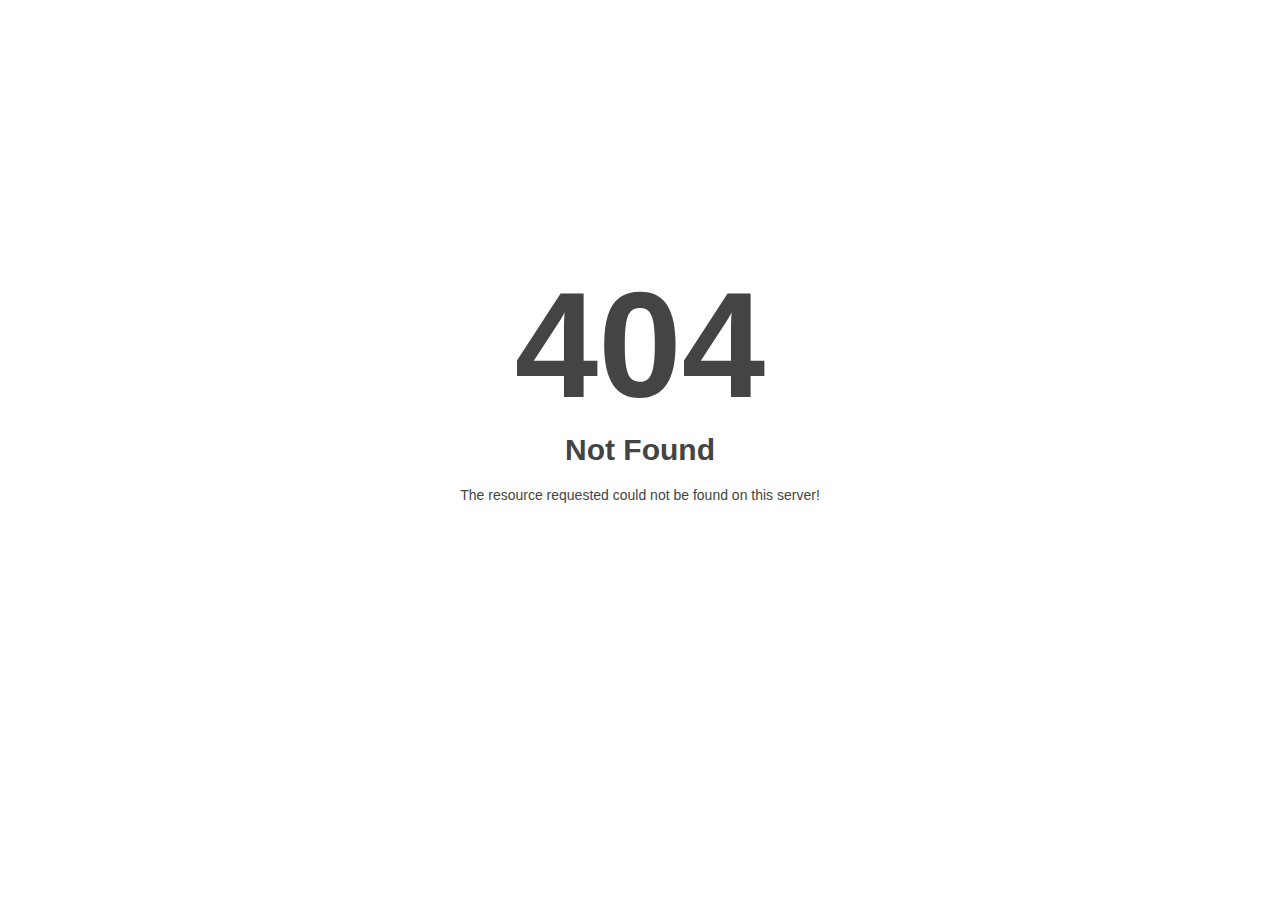
<file: Css/owl.video.play.html>
<!DOCTYPE html>
<html style="height:100%">
<head>
<meta name="viewport" content="width=device-width, initial-scale=1, shrink-to-fit=no" />
<title> 404 Not Found
</title></head>
<body style="color: #444; margin:0;font: normal 14px/20px Arial, Helvetica, sans-serif; height:100%; background-color: #fff;">
<div style="height:auto; min-height:100%; ">     <div style="text-align: center; width:800px; margin-left: -400px; position:absolute; top: 30%; left:50%;">
        <h1 style="margin:0; font-size:150px; line-height:150px; font-weight:bold;">404</h1>
<h2 style="margin-top:20px;font-size: 30px;">Not Found
</h2>
<p>The resource requested could not be found on this server!</p>
</div></div></body></html>
</file>
<file: Css/Menu.css>
﻿@media only screen and (min-width:1200px) {
.h86 {
    height:86px
    }

}
@media only screen and (max-width:1199px) {
.h86 {
    height:86px
    }

}

.of-main-menu {
    position: relative;
    display: block;
    vertical-align: middle;
    /*height: 100%;*/
    width: 100%;
    font-family: YekanBakhFaNum-Regular;
    z-index: 96;
}

.of-main-menu ul li {
    position: relative;
    display: inline-block;
    float: right;
    background-repeat: no-repeat;
    background-position: right
}

.of-main-menu ul li a {
    font-size: 13px
}

.of-main-menu ul li a.no_link {
    cursor: default
}

/*.of-main-menu ul li:hover a,
.of-main-menu ul li.of-active-item a {
    color: #ffffff;
}*/

.of-main-menu ul .of-menu-item-description {
    display: block;
    text-transform: none;
    font-size: 10px;
    color: #ccc;
    font-weight: 400;
    line-height: 1.7em;
    margin-top: -4px
}

.of-main-menu ul .of-menu-featured-icon {
    position: relative;
    display: inline-block!important;
    top: -3px;
    margin-right: 5px;
    color: rgba(255, 255, 255, 0.8);
    font-size: 11px;
}

.of-menu-featured-icon.fa-arrow-up {
    -moz-transform: rotate(-45deg);
    -webkit-transform: rotate(-45deg);
    -o-transform: rotate(-45deg);
    -ms-transform: rotate(-45deg);
    transform: rotate(-45deg)
}

.of-main-menu>ul {
    display: inline-block;
    vertical-align: middle;
    /*height: 100%;*/
}

.of-main-menu>ul>li {
    /*height: 100%*/
}

.of-main-menu>ul>li:last-child>a span.plus {
    display: none
}

.of-main-menu>ul>li:hover>a,
.of-main-menu>ul>li.of-active-item>a {
    color: #FFAA00;
    /*background-color: rgba(0, 0, 0, 0.10);*/
}

.of-main-menu>ul>li.has_sub>a i.q_menu_arrow {
    display: inline-block;
    margin-left: 6px
}

.of-main-menu>ul>li.has_sub>a>i.q_menu_arrow {
    position: relative;
    left: 4px
}

.of-main-menu>ul>li.of-menu-item-with-description {
    text-align: center
}

.of-main-menu>ul>li>a {
    position: relative;
    display: inline-block;
    /*height: 100%;*/
    padding: 0;
    /*line-height: 55px;*/
    vertical-align: middle;
    color: #000;
    background-color: transparent;
    -webkit-transition: color 0.2s ease-out;
    -moz-transition: color 0.2s ease-out;
    transition: color 0.2s ease-out;
    font-size: 14px;
    /*font-weight: 500;*/
}

.of-main-menu>ul>li>a:before {
    height: 2px;
    bottom: 0
}

.of-main-menu>ul>li>a:after {
    height: 1px;
    bottom: 4px
}

.of-main-menu>ul>li>a {
    display: block;
    position: relative
}

.of-main-menu>ul>li>a {
    display: inline-block;
    padding: 10px 20px;
    border-width: 0;
    position: relative;
    border-color: transparent;
    background-color: transparent;
    -webkit-transition: text-decoration 0.2s ease-out, border-color 0.2s ease-out, background-color 0.2s ease-out;
    transition: text-decoration 0.2s ease-out, border-color 0.2s ease-out, background-color 0.2s ease-out
}


.of-main-menu>ul>li>a:before,
.of-main-menu>ul>li>a:after {
    content: "";
    display: none;
    position: absolute;
    left: 0;
    background-color: transparent;
    -webkit-transition: background-color 0.15s ease-out;
    transition: background-color 0.15s ease-out;
    width: 100%
}

.of-main-menu>ul>li>a:before {
    bottom: 0;
    height: 2px
}

.of-main-menu>ul>li>a:after {
    height: 1px;
    bottom: 4px
}

.of-main-menu>ul>li>a span.plus {
    width: 4px;
    height: 4px;
    display: none;
    position: absolute;
    top: 50%;
    right: -2px;
    margin-top: -2px;
    z-index: 1;
    -webkit-transform: rotate(45deg);
    transform: rotate(45deg)
}

.of-main-menu>ul>li>a>i.blank {
    display: none
}

	/*.main_header .logo img{
height:50px;
width:100%
	}*/

.of-drop-down ul li {
    position: relative
}

.of-drop-down>ul>li:first-child {
    margin-right: 0px
}

.of-drop-down>ul>li:before {
    content: '';
    line-height: inherit;
    vertical-align: middle;
    display: inline-block;
    height:80px;
    width: 1px;
    position: relative;
    right: -2px;
    /*border-left: 1px dashed rgba(0, 0, 0, 0.14);*/
}

.of-drop-down>ul>li:first-child:before {
    content: none
}

.of-drop-down ul li.wide {
    position: unset
}

.of-drop-down ul li.has_sub:hover .second {
    visibility: visible;
    opacity: 1;
    top: 100%
}

.of-drop-down .second {
    right: 0;
    margin: 0;
    top: 120%;
    position: absolute;
    display: block;
    visibility: hidden;
    opacity: 0;
    -webkit-transition: all .35s ease-in-out;
    -moz-transition: all .35s ease-in-out;
    -ms-transition: all .35s ease-in-out;
    -o-transition: all .35s ease-in-out;
    transition: all .35s ease-in-out;
    border-bottom-right-radius: 25px;
border-bottom-left-radius: 25px;
	-webkit-box-shadow:0 8px 10px -6px #e3e3e3;
	-moz-box-shadow:0 8px 10px -6px #e3e3e3;
	box-shadow: 0 8px 10px -6px #e3e3e3;
}

.of-drop-down li.wide .second {
    /*background-color: #FFF*/
border-bottom-right-radius: 25px;
border-bottom-left-radius: 25px;
	-webkit-box-shadow:0 8px 10px -6px #e3e3e3;
	-moz-box-shadow:0 8px 10px -6px #e3e3e3;
	box-shadow: 0 8px 10px -6px #e3e3e3;
}


.of-drop-down li.left_position .second {
    right: auto;
    left: 0
}

.of-drop-down .second.of-drop-down-start {
    visibility: visible;
    overflow: visible;
    opacity: 1;
    transition: opacity 0.2s ease-out;
    -webkit-transition: opacity 0.2s ease-out
}

.of-drop-down .second .inner {
    position: relative;
    padding: 0;
    display: block;
    z-index: 997;
    /*border-top: 2px solid #e4e6e9;*/
    margin-top:9px;
}

.of-drop-down .narrow .second i {
    display: inline-block;
    vertical-align: middle;
    color: inherit
}

.of-drop-down .second .inner>ul,
.of-drop-down li.narrow .second .inner ul {
    display: inline-block;
    position: relative;
    background-color: #fff;
    padding: 10px 0;
    box-sizing: border-box;
    /*-webkit-box-shadow: 0 1px 4px 1px rgba(24, 24, 24, .05);
    -moz-box-shadow: 0 1px 4px 1px rgba(24, 24, 24, .05);
    box-shadow: 0 1px 4px 1px rgba(24, 24, 24, .05);*/
    /*border-top: 2px solid #FFC107;*/
    line-height: 25px;
    border-radius: 10px;
       /*border-bottom-right-radius: 10px;
       border-bottom-left-radius: 10px;*/
}

.of-drop-down .second .inner ul li {
    display: block;
    /*padding: 5px 15px;*/
    position: relative;
    float: none;
    height: auto;
    background: 0;
    overflow: visible;
    min-width: 180px;
    transition: background-color .15s ease-out;
    -webkit-transition: background-color 0.15s ease-out;
    -moz-transition: background-color 0.15s ease-out;
    -ms-transition: background-color 0.15s ease-out;
    -o-transition: background-color 0.15s ease-out
}

li.narrow .second .inner ul li:last-child {
    border-bottom: none
}

.of-drop-down .wide.left_position .second ul li,
.of-drop-down .wide.right_position .second ul li {
    line-height: 18px
}

.of-drop-down .narrow .second .inner ul li {
    padding: 0;
    -webkit-box-sizing: border-box;
    -moz-box-sizing: border-box;
    box-sizing: border-box;
    -webkit-transition: background-color 0.2s ease;
    -moz-transition: background-color 0.2s ease;
    transition: background-color 0.2s ease
}

.of-drop-down .second .inner ul li a {
    display: block;
    color: #312f2f;
    height: auto;
    /*font-size: 12px;*/
    padding: 5px 15px;
    position: relative;
    -webkit-transition: color 0.2s ease;
    -moz-transition: color 0.2s ease;
    transition: color 0.2s ease
}

.of-drop-down .second .inner ul li.current-menu-item>a,
.of-drop-down .second .inner>ul>li:hover>a,
.of-drop-down .second .inner ul li.sub ul li:hover>a,
.of-drop-down .second .inner ul li ul li:hover>a {
    color: #0f6c90
}

.of-drop-down .second .inner ul li a {
    display: block;
    margin: 0;
    overflow: hidden;
    /*padding: 0 15px 0 0;*/
    position: relative;
    transition: padding 0.2s ease 0s;
}

/*.of-drop-down .second .inner ul li a:after {
    content: "";
    display: inline-block;
    right: 0;
    width: 5px;
    height: 5px;
    background-color: #555;
    border-radius: 100%;
    -webkit-transition: all ease .4s;
    -o-transition: all ease .4s;
    transition: all ease .4s;
    position: absolute;
    top: 50%;
    transform: translateY(-50%);
}
.of-drop-down .second .inner ul li a:hover:after{
        background-color: #ea1d21;

}*/

.of-drop-down .wide .second i {
    display: none
}

.of-drop-down .narrow .second .inner ul li ul {
    position: absolute;
    right: 100%;
    top: -10px;
    height: auto;
    opacity: 0;
    transition: opacity 0.4s;
    transition: opacity 0.4s;
    -webkit-transition: all 0.3s ease;
    -moz-transition: all 0.3s ease;
    -ms-transition: all 0.3s ease;
    -o-transition: all 0.3s ease;
    transition: all 0.3s ease;
    visibility: hidden;
    border-bottom-right-radius: 25px;
border-bottom-left-radius: 25px;
	-webkit-box-shadow:0 8px 10px -6px #e3e3e3;
	-moz-box-shadow:0 8px 10px -6px #e3e3e3;
	box-shadow: 0 8px 10px -6px #e3e3e3;
        margin-right:3px
}

.of-drop-down .second .inner ul.right li ul {
    margin-left: -2px
}

.of-drop-down .second .inner ul li:hover>ul {
    opacity: 1;
    visibility: visible;
    z-index: 1
}

.of-drop-down .second .inner ul li ul li:hover ul {
    z-index: 20;
    opacity: 1!important;
    display: block!important;
    visibility: visible!important
}

.of-drop-down .menu_icon_wrapper {
    margin-left: 8px;
    font-size: 14px;
    line-height: 48px;
    vertical-align: middle;
    color: inherit;
    position: relative;
    /*top: 2px;*/
}

.of-drop-down .second.right {
    right: 0;
    left: auto
}

.of-drop-down .second .inner ul.right li a {
    text-align: right
}

.of-drop-down .second .inner ul.right li ul {
    left: -100%
}

.of-drop-down .second .inner ul li.sub ul li a,
.of-drop-down .second .inner ul.right li.sub ul li a {
    background: none
}

.of-drop-down .wide .second ul {
    padding: 15px 0;
    vertical-align: middle
}
.of-drop-down .wide .second.of-dropdown-with-background-image {
    background-color: #FFF;
    border-radius: 10px;
}
.of-drop-down .wide .second.of-dropdown-with-background-image ul {
    background-color: transparent
}

.of-drop-down .wide .second ul li {
    float: right;
    padding: 0;
    border-bottom: 0;
    width: 100%;
    border-right: 1px solid rgba(0, 0, 0, .1);
    -webkit-box-sizing: border-box;
    -moz-box-sizing: border-box;
    box-sizing: border-box
}

.of-drop-down .wide .second ul li a {
    padding: 6px 0
}

@media only screen and (min-width:1400px) {
    .of-grid-1300 .of-drop-down .wide .second>.inner>ul {
        width: 1300px
    }
}

@media only screen and (min-width:1300px) {
    .of-grid-1200 .of-drop-down .wide .second>.inner>ul {
        width: 1200px
    }
}

.of-grid-1000 .of-drop-down .wide .second>.inner>ul {
    width: 1000px
}

.of-grid-800 .of-drop-down .wide .second>.inner>ul {
    width: 800px
}

.of-drop-down .wide .second>.inner>ul>li {
    width: 25%;
    padding: 0 15px
}

.of-drop-down .wide .second ul li:last-child {
    margin-right: 0
}

.of-drop-down .wide.right_position .second ul li {
    float: right
}

.of-drop-down .wide .second ul li:hover {
    background-color: transparent
}

.of-drop-down .wide .second ul li:nth-child(4n+1) {
    clear: both;
    border-right: 0
}

.of-drop-down .second .inner ul li.sub a i.q_menu_arrow {
    position: absolute;
    top: 50%;
    -webkit-transform: translateY(-50%);
    -moz-transform: translateY(-50%);
    transform: translateY(-50%);
    left: 20px;
    display: inline-block;
    vertical-align: middle;
    color: inherit;
    font-size: inherit;
    font-size: 12px
}

.of-drop-down .second .inner ul li.sub ul li a i.q_menu_arrow,
.of-drop-down .wide .second .inner ul li.sub a i.q_menu_arrow {
    display: none
}

.of-drop-down .second .inner ul.right li.sub a i.q_menu_arrow {
    right: auto;
    left: 25px;
    -ms-transform: rotate(180deg);
    -moz-transform: rotate(180deg);
    -webkit-transform: rotate(180deg)
}

.of-drop-down .wide .second .inner>ul>li.sub:before{
    content:'';
    width:2px;
    height: 0;
    background-color: #4c42c6;
    position: absolute;
    right: -1px;
    /*border-top: 3px solid #555;*/
    -webkit-transition: all 0.3s ease;
    -moz-transition: all 0.3s ease;
    -ms-transition: all 0.3s ease;
    -o-transition: all 0.3s ease;
    transition: all 0.3s ease;
}
.of-drop-down .wide .second .inner>ul>li.sub:hover:before{
    height: 40px;
}
.of-drop-down .wide .second .inner>ul>li>a {
    color: #555;
    font-weight: 500;
    font-size: 12px;
    line-height: 2.5em;
    padding-top: 0;
    /* border-bottom: 1px dashed rgba(9, 9, 9, .2); */
}

.of-drop-down .wide .second .inner>ul>li>a{
    padding: 0
}

.of-drop-down .wide .second .inner>ul>li>a:after {
    display: none
}

.of-drop-down .wide .second .inner>ul>li>a .of-menu-item-description {
    font-size: 14px
}

.of-drop-down .wide .second ul li ul {
    display: block;
    left: 0;
    padding: 0px 0 0;
    position: relative;
    top: 0;
    background-color: transparent!important;
}

.of-drop-down .wide .second ul li ul:before,
.of-drop-down .wide .second ul li ul:after {
    content: " ";
    display: table
}

.of-drop-down .wide .second ul li ul:after {
    clear: both
}
.of-drop-down .wide .second ul li ul li {
    padding: 0;
    margin: 0;
    border: 0
}

.of-drop-down .wide.icons .second ul li a span {
    position: relative;
    display: block
}

.of-drop-down .wide.icons .second ul li.of-menu-item-with-icon>a{
    padding: 0!important
}

.of-drop-down .wide.icons .second ul li.of-menu-item-with-icon>a:after {
    display: none
}

.of-drop-down .wide.icons .second ul li.of-menu-item-with-icon .menu_icon_wrapper {
    position: relative
}

.of-drop-down .wide.icons .second ul li.of-menu-item-with-icon .menu_icon_wrapper:before {
    content: "\f0d9";
    font-family: FontAwesome;
    text-rendering: auto;
    vertical-align: middle;
    display: inline-block;
    font-size: 14px;
    right: -5px;
    line-height: 14px;
    position: absolute;
    text-transform: none;
    top: 8px;
    -webkit-transform: translateY(-50%);
    -moz-transform: translateY(-50%);
    transform: translateY(-50%);
    -webkit-transition: right 0.2s cubic-bezier(.54, .49, 0, 1.75), opacity 0.1s ease-out;
    -moz-transition: right 0.2s cubic-bezier(.54, .49, 0, 1.75), opacity 0.1s ease-out;
    transition: right 0.2s cubic-bezier(.54, .49, 0, 1.75), opacity 0.1s ease-out;
    opacity: 0
}

.of-drop-down .wide.icons .second ul li.of-menu-item-with-icon .menu_icon_wrapper i {
    -webkit-transition: -webkit-transform .0s .0s, opacity .15s ease-out .05s;
    transition: transform .0s .0s, opacity .15s ease-out .05s
}

.of-drop-down .wide.icons .second ul li.of-menu-item-with-icon:hover .menu_icon_wrapper i {
    -webkit-transform: translateX(-5px);
    -moz-transform: translateX(-5px);
    transform: translateX(-5px);
    opacity: 0;
    -webkit-transition: -webkit-transform 0.2s cubic-bezier(.54, .49, 0, 1.75) 0s, opacity 0.15s ease-out;
    transition: transform 0.2s cubic-bezier(.54, .49, 0, 1.75) 0s, opacity 0.15s ease-out
}

.of-drop-down .wide.icons .second ul li.of-menu-item-with-icon:hover .menu_icon_wrapper:before {
    opacity: 1;
    right: 0;
    -webkit-transition: right 0.2s cubic-bezier(.54, .49, 0, 1.75) 0.15s, opacity 0.15s ease-out 0.15s;
    -moz-transition: right 0.2s cubic-bezier(.54, .49, 0, 1.75) 0.15s, opacity 0.15s ease-out 0.15s;
    transition: right 0.2s cubic-bezier(.54, .49, 0, 1.75) 0.15s, opacity 0.15s ease-out 0.15s
}

.of-drop-down .wide.icons .second i {
    width: 20px;
    height: auto;
    float: right;
    display: inline-block;
    vertical-align: middle;
    color: inherit;
    line-height: inherit
}

.of-drop-down .wide.icons .second i.blank {
    background: none;
    border: 0;
    display: none
}

.of-drop-down .wide.icons .second ul li.of-menu-item-with-icon:hover .menu_icon_wrapper i {
    opacity: 0
}

.of-drop-down .wide .second .widget {
    background-color: #FFF;
    border-radius: 0;
    margin-top: 0;
    overflow: hidden;
    display: block;
    box-shadow: none
}

.of-drop-down .wide .widget_title {
    font-size: 11px;
    line-height: 34px;
    padding: 0;
    width: 100%;
    color: #7d7d7d;
    border-bottom: 1px solid #f5f5f5
}

.of-drop-down .wide .widget-content {
    padding: 5px 0;
    overflow: hidden;
    position: relative;
}
.of-drop-down .wide .widget_title span:before{
	display:none
}

.of-drop-down .wide .widget_title:before,
.of-drop-down .wide .widget_title:after {
    content:normal;
    display:none
}



/*------------------close-off-canvas-----------------------*/

.close-off-canvas-wrap i, .mobile-nav-button a {
    -webkit-transition: all .2s linear;
    -moz-transition: all .2s linear;
    -ms-transition: all .2s linear;
    -o-transition: all .2s linear;
}

.main-nav-inner .is-sub-menu li a:hover:before {
    visibility: visible;
    left: 0;
}

.close-off-canvas-wrap, .mobile-menu-wrap .mobile-menu, .mobile-menu-wrap ul li ul {
    border-bottom: 1px solid rgba(0, 0, 0, 0.05);
}

.mega-col-menu.is-mega-bg {
    border-left: none !important;
}

    .mega-col-menu.is-mega-bg .is-sub-menu {
        background-color: transparent !important;
    }

.mega-category-menu .is-text-light .pinterest-icon-overlay a {
    background-color: #fff;
}

.mega-category-menu .is-text-dark .pinterest-icon-overlay a {
    background-color: #000;
}

.mega-category-menu .is-text-light .pinterest-icon-overlay i, .mega-category-menu .pinterest-icon-overlay a:focus i, .mega-category-menu .pinterest-icon-overlay a:hover i {
    color: #fff;
}

.mobile-nav-button-outer {
    display: block;
    position: static;
}

.mobile-nav-button {
    display: none;
    margin-top: 0;
    line-height: 50px;
    color: #000;

}

    .mobile-nav-button > * {
        display: inline-block;
        vertical-align: middle;
        line-height: 34px;
    }

    .mobile-nav-button a {
        transition: all .2s linear;
        color: inherit;
        font-family: YekanBakhFaNum-Regular;
        font-size: 12px;
    }

        .mobile-nav-button a:focus, .mobile-nav-button a:hover {
            color: rgb(0, 0, 0);
        }

    .mobile-nav-button .icon-text {
        text-transform: uppercase;
        letter-spacing: 0;
        opacity: .8;
        margin-right: 10px;
    }

    .mobile-nav-button i {
        font-size: 21px;
        position: relative;
        vertical-align: middle;
        margin-left: 8px;
    }

    .mobile-nav-button .icon-wrap i {
        line-height: inherit;
    }

.off-canvas-wrap {
    position: fixed;
    top: 0;
    right: 0;
    width: 280px;
    padding: 0;
    background-color: #ffffff;
    height: 100%;
    z-index: 9999;
    color: #555;
    -webkit-transition: -webkit-transform .5s ease;
    -moz-transition: transform .5s ease;
    -o-transition: -o-transform .5s ease;
    transition: transform .5s ease;
    backface-visibility: hidden;
    -webkit-backface-visibility: hidden;
    -webkit-font-smoothing: subpixel-antialiased;
    -webkit-overflow-scrolling: touch;
    -webkit-transform: translate(300px,0);
    -moz-transform: translate(300px,0);
    -ms-transform: translate(300px,0);
    -o-transform: translate(300px,0);
    transform: translate(300px,0);
    -webkit-box-shadow: 2px 2px 1px rgba(24,24,24,.05);
    -moz-box-shadow: 2px 2px 1px rgba(24,24,24,.05);
    box-shadow: 2px 2px 1px rgba(24,24,24,.05);
}

.admin-bar .off-canvas-wrap {
    top: 32px;
}

body.mobile-js-menu .off-canvas-wrap {
    -webkit-transform: translate(0,0);
    -moz-transform: translate(0,0);
    -ms-transform: translate(0,0);
    -o-transform: translate(0,0);
    transform: translate(0,0);
    overflow-y: scroll;
    -webkit-overflow-scrolling: touch;
}

.off-canvas-wrap::-webkit-scrollbar {
    width: 6px;
    background: #eee;
}

.off-canvas-wrap::-webkit-scrollbar-corner {
    background-color: #ccc;
    display: block;
    border-radius: 4px;
}

.off-canvas-wrap::-webkit-scrollbar-thumb {
    background-color: #ccc;
    border-radius: 4px;
}

.off-canvas-inner {
    display: block;
}

.of-mobile-nav {
    display: table;
    width: 100%;
    height: 100%;
    padding-top: 120px;
    padding-bottom: 120px;
}

.close-off-canvas-wrap {
    display: block;
    overflow: hidden;
    text-align: left;
}

    .close-off-canvas-wrap a {
        position: relative;
        display: inline-block;
        width: 48px;
        height: 48px;
        text-align: center;
        color: rgba(0, 0, 0, 0.39);
    }

    .close-off-canvas-wrap i {
        font-size: 16px;
        line-height: 48px;
        padding: 0 10px;
        vertical-align: middle;
        transition: all .2s linear;
    }

.mobile-menu-wrap ul li, .mobile-menu-wrap ul li a {
    position: relative;
    display: block;
    -webkit-transition: all .2s linear;
    -moz-transition: all .2s linear;
    -ms-transition: all .2s linear;
    -o-transition: all .2s linear;
}

.close-off-canvas-wrap i:focus, .close-off-canvas-wrap i:hover {
    color: #d5c3af;
}

.mobile-menu-wrap {
    font-size: 11px !important;
}

    .mobile-menu-wrap ul li {
        margin: 0;
        line-height: 50px;
        transition: all .2s linear;
    }

        .mobile-menu-wrap ul li:hover {
            padding-right: 3px;
            border-right: 3px solid #FFAA00;

            
        }

        .mobile-menu-wrap ul li a {
            padding: 0 25px;
            text-decoration: none;
            transition: all .2s linear;
            font-family: YekanBakhFaNum-Regular !important;
            color: #666;
            font-size: 13px;
        }

            .mobile-menu-wrap ul li a:focus, .mobile-menu-wrap ul li a:hover {
                color: #FFAA00;
            }

        .mobile-menu-wrap ul li:first-child {
            border-top-color: transparent;
        }

        .mobile-menu-wrap ul li ul:last-child {
            border-bottom: none;
        }

    .mobile-menu-wrap .sub-menu {
        display: none;
        background-color: rgba(238, 238, 238, 0.23);
        font-weight: 400;
        font-size: .9em;
    }

        .mobile-menu-wrap .sub-menu .sub-menu {
            padding-left: 20px;
            background-color: rgba(239, 239, 239, 0.57);
        }

    .mobile-menu-wrap .no-menu {
        padding-left: 20px;
        padding-right: 20px;
    }

.explain-menu {
    display: block;
    cursor: pointer;
    /*border-right: 1px solid rgba(0, 0, 0, 0.05);*/
    position: absolute;
    color: #aaa;
    left: 0;
    top: 0;
    margin-left: 20px;
    height: 100%;
    width: 100%;
    text-align: left;
    z-index: 999;
    line-height: 43px;
    -webkit-transition: all .2s linear;
    -moz-transition: all .2s linear;
    -ms-transition: all .2s linear;
    -o-transition: all .2s linear;
    transition: all .2s linear;
    line-height:43px!important
}

    .active .explain-menu, .explain-menu:focus, .explain-menu:hover {
        color: #555;
    }

        .active .explain-menu:before {
            content: "\f107";
        }

.show-sub-menu > .sub-menu {
    display: block !important;
}

.off-canvas-search {
    display: inline-block;
    position: relative;
    margin: 20px 0 0;
    width: 100%;
    clear: both;
}

    .off-canvas-search .of-search {
        margin-top: 0;
    }



@media (max-width:576px) {
    .main_header .account_action {
       right:0!important;
       margin:0 auto!important
    }
}



.lock-scroll {
    overflow: hidden;
}


/*-------------------other style---------------------*/


.of-site-mask {
    display: block;
    pointer-events: none;
    z-index: -1;
    width: 100%;
    height: 100%;
    z-index: 99;
    position: fixed;
    top: 0;
    left: 0;
    visibility: hidden;
    background: transparent;
    backface-visibility: hidden;
    -webkit-backface-visibility: hidden;
    -webkit-transition: background .5s ease-in-out, visibility .5s ease-in-out;
    -moz-transition: background .5s ease-in-out, visibility .5s ease-in-out;
    transition: background .5s ease-in-out, visibility .5s ease-in-out;
}

.mobile-js-menu .of-site-mask , .of-site-mask.active{
    visibility: visible;
    pointer-events: auto;
    background: rgba(0, 0, 0, .1)
}
.of-site-mask.active{
    z-index: 90;
}

header.main_header {
    border-bottom: 1px solid #C3C3C2;
    position: relative;
    padding-top: 50px;
}
header.wide_header{
	padding:0
}
.p_relative{
	position: relative;
}
.header_container{
    background-color:#fff;
    /*padding: 20px 20px 0 20px;
    box-shadow: 0px 3px 11px -3px rgba(0, 0, 0, .1);*/
    border-radius: 10px;
    position: relative;
    z-index: 98;
}
header.wide_header .header_container ,header.wide_header .menu_wrapper ,header.wide_header .m_login{
	border-radius:0
}
header.wide_header .header_container{
	/*padding: 20px 0 0 0;*/
}



.header_top {
    width: 100%;
    height: 40px;
    background-color: #fff;
}
.header_container>.header_top {
	height: 45px;
    margin-top: -15px;
    padding-bottom: 5px;
    margin-bottom: 10px;
    border-bottom: 2px dotted #f2f2f2;
}

@media only screen and (min-width: 1200px) {

	.of-body .my_sticky {
		position: fixed;
		top: -50px;
		right: 0;
		left: 0;
		border-radius: 0;
		margin-top: 0;
		z-index: 9999;
		-webkit-transition: all .4s ease-in-out;
		-moz-transition: all .4s ease-in-out;
		-ms-transition: all .4s ease-in-out;
		-o-transition: all .4s ease-in-out;
		transition: all .4s ease-in-out;
		-moz-transform: translateY(50px);
		-webkit-transform: translateY(50px);
		-o-transform: translateY(50px);
		-ms-transform: translateY(50px);
		transform: translateY(50px);
		box-shadow: 0 0 11px 0 rgba(0,0,0,.1);
	}
}

@media only screen and (max-width: 768px) {

	.main_header .login_wrap{
		float:none
	}
	.main_header .logo{
		text-align: center;
		margin-bottom: 15px;
	}

	.account_head_user .text_align_left {
		text-align: center;
	}

}

@media only screen and (max-width: 998px) {
    .is-show.mobile-nav-button {
        display: inline-block;
    }
    .of-main-menu {
        display: none!important
    }

}

/*--------------search bix ico --------------*/
.m_login {
    font-size: 14px;
    position: absolute;
    left: 0px;
    /*top: 0;*/
    top:20%;
    /*line-height: 54px;*/
    height: 50px;
    /*padding: 0px 15px;*/
    cursor: pointer;
    color: #000;
    /*background-color: rgba(24, 24, 24, 0.18);*/
    border-radius: 0 0 0 10px;
    text-align: center;
    z-index: 97;
}
.wide_header .m_login{
	left: 10px;
}

form.search_wrap {
    position: absolute;
    right: 15px;
    left: 15px;
    height: 39px;
    border-radius: 0 0 10px 10px;
    background-color:#3d3783;
    padding: 3px;
    top: 100%;
    /*border: 1px solid #f3f3f5;*/
    opacity: 0;
    visibility: hidden;
    -webkit-transition: all 0.3s ease;
    -moz-transition: all 0.3s ease;
    -ms-transition: all 0.3s ease;
    -o-transition: all 0.3s ease;
    transition: all 0.3s ease;
}
form.search_wrap.active{
    opacity: 1;
    visibility: visible;
}
form.search_wrap input {
    width: 65%;
    border: none;
    font-family: YekanBakhFaNum-Regular;
    background-color: transparent;
    height: 31px;
    margin-right: 10px;
    font-size: 11px;
    color: #FFF;
}

form.search_wrap input::-webkit-input-placeholder {
    color: #e0e0e0
}

form.search_wrap input::-moz-placeholder {
    color: #e0e0e0
}

form.search_wrap input:-ms-input-placeholder {
    color: #e0e0e0
}

form.search_wrap input:-moz-placeholder {
    color: #e0e0e0
}

form.search_wrap>button {
    float: left;
    border: none;
    font-family: YekanBakhFaNum-Regular;
    text-align: center;
    background-color: transparent;
    color: #dadada;
    font-size: 17px;
    height: 31px;
    line-height: 33px;
    margin-left: 6px;
	cursor:pointer
}


.header-search-more button{
border: none;
background-color: #eaeaea;
padding: 2px 10px;
cursor: pointer;
}


form.search_wrap_box {
    width: auto;
    display: block;
    height: 39px;
    -webkit-border-radius: 3px;
    -moz-border-radius: 3px;
    border-radius: 3px;
    background-color: #FFF;
    padding: 3px;
    margin-top: 22px;
    position: relative;
    z-index: 10;
    border: 1px solid rgba(0, 0, 0, 0.1);
}

form.search_wrap_box i {
    float: right;
    font-size: 16px;
    color: #ADADAD;
    opacity: 0.3;
    line-height: 31px;
    margin-right: 12px;
}

form.search_wrap_box input {
    width: 65%;
    border: none;
    font-family: YekanBakhFaNum-Regular;
    height: 31px;
    margin-right: 15px;
    color: #ADADAD;
    font-size: 11px;
	background: transparent;
}

form.search_wrap_box input::-webkit-input-placeholder {
    color: inherit;
    opacity:0.7
}

form.search_wrap_box input::-moz-placeholder {
    color: inherit;
    opacity:0.7
}

form.search_wrap_box input:-ms-input-placeholder {
    color: inherit;
    opacity:0.7
}

form.search_wrap_box input:-moz-placeholder {
    color: inherit;
    opacity:0.7
}

form.search_wrap_box>button {
    display: none;
}



/* ------------ top icons --------------- */
.head_social_wrap{
    float: left;
    font-size: 15px;
}
.head_social_wrap a{
    color: #2c2f34;
    padding-right: 10px;
}
.head_social_wrap a:hover{
	color: #464646;
}
.head_social_wrap a.el_twitter:hover{
	color: #03A9F4;
}
.head_social_wrap a.el_instagram:hover{
	color: #b02762;
}
.head_social_wrap a.el_telegram-plane:hover{
	color: #2196F3;
}
.head_social_wrap a.el_pinterest-p:hover{
	color: #d82626;
}
.head_social_wrap a.el_facebook-f:hover{
	color: #1f36b3;
}
.head_social_wrap a.el_linkedin-in:hover{
	color: #0077b5;
}

.tel_head{
    float: left;
    color: #2c2f34;
    position: relative;
    padding-left:8px;
    text-align: left;
    direction: ltr;
    font-family:YekanBakhFaNum-Regular;
}
.tel_head:before {
    content: "";
    /*background: #eee;*/
    display: block;
    width: 1px;
    height: 25px;
    position: absolute;
    left: 0;
    top: -2px;
}
.tel_head i{
    font-size: 17px;
    /* vertical-align: middle; */
    margin-right:3px;
}
.tel_head span{
    font-size: 12px;
}
.tel_head strong{
    padding-left: 5px;
    font-size: 15px;
    color: #9C27B0;
}
.mini_cart_box {
    font-size: 16px;
    /*line-height: 28px;*/
    height: 25px;
    float: left;
    direction: ltr;
    color: #fff !important;
    overflow: hidden;
    font-family: YekanBakhFaNum-Regular;
    text-align: center;
    position: relative;
    padding: 0 7px 0 8px;
    margin-top: -2px;
    margin-right: 12px;
    border: 1px dashed #ffffff;
    border-radius: 50px;
    background-color: #17b334;
    /* border-bottom-color: #FFF; */
}

.mini_cart_box span {
    width: 18px;
    height: 15px;
    background-color: #ffffff;
    color: #181818;
    top: -1px;
    position: relative;
    display: inline-block;
    vertical-align: middle;
    border-radius: 5px;
    text-align: center;
    font-size: 10px;
    /*line-height: 18px;*/
    font-family: YekanBakhFaNum-Regular;
    margin-left: 4px;
}

.mini_cart_box span:before {
    content: '';
    position: absolute;
    bottom: 6px;
    left: -4px;
    width: 0;
    height: 0;
    border-left: 3px solid transparent;
    border-right: 4px solid transparent;
    border-bottom: 4px solid #ffffff;
    -moz-transform: rotate(-90deg);
    -webkit-transform: rotate(-90deg);
    -o-transform: rotate(-90deg);
    -ms-transform: rotate(-90deg);
    transform: rotate(-90deg);
}



/* ------------ login box --------------- */
.login_wrap{
    float: left;
    background-color: #ebebed;
    margin-top: 10px;
    border-radius: 15px;
    padding: 0px 15px;
    font-size:12px
}
.login_wrap>span ,.login_wrap>a{
    padding: 5px 15px;
    position: relative;
    display: inline-block;
    color: #222;
    cursor: pointer;
}
.login_wrap>span i,.login_wrap>a i{
    font-size: 14px;
    vertical-align: middle;
    margin-left: 6px;
}
.login_wrap>span:first-child,.login_wrap>a:first-child{
    margin-left:6px
}
.login_wrap>span:first-child:before,.login_wrap>a:first-child:before {
    content: "";
    background: #f2f2f2;
    display: block;
    width: 2px;
    height: 18px;
    position: absolute;
    left: -3px;
    top: 5px;
}
.logout_user_btn{
    background-color: #ffffff;
    padding: 1px 15px !important;
    border-radius: 15px 3px 3px 15px;
}

/* ------------ account_action --------------- */

.account_action::after {
    content: "";
    position: absolute;
    transition: all 0.3s ease-in;
}

.account_action::after {

top: -8px;
left: calc(25% - 8px);

border-left: solid 6px transparent;
border-right: solid 6px transparent;
border-bottom: solid 8px #fff;
filter: drop-shadow(0 0 30px #473636);
height: 0;
width: 0;
}



.main_header .account_action {
    position: absolute;
    width: 292px;
    left: 0;
    min-height: 80px;
    background: #FFF;
    z-index: 98;
    padding: 16px 15px 20px 15px;
    visibility: hidden;
    display: block;
    -webkit-transition: all 0.3s ease;
    -moz-transition: all 0.3s ease;
    -ms-transition: all 0.3s ease;
    -o-transition: all 0.3s ease;
    transition: all 0.3s ease;
    opacity: 0;
    filter: alpha(opacity=0);
    top: 150%;
    -webkit-border-radius: 6px;
    -moz-border-radius: 6px;
    border-radius: 6px;
    -webkit-box-shadow: 0 1px 3px rgba(0, 0, 0, .1);
    -moz-box-shadow: 0 1px 3px rgba(0, 0, 0, .1);
    box-shadow: 0 1px 3px rgba(0, 0, 0, .1);
}
.main_header .account_action.active {
    display: block;
    visibility: visible;
    opacity: 1;
    filter: alpha(opacity=100);
    top: 119%;
}
.account_action .acc_div{
	/*display:none;*/
	padding-top: 10px;
}
.account_action form {
    padding: 10px 0;
    position: relative;
	/*line-height: 18px;*/
}
.account_action form input[type="text"],
.account_action form input[type="password"],
.account_action form input[type="email"] {
    padding: 7px 10px;
    display: block;
    box-shadow: 0 0 1px 0 rgba(0, 0, 0, .20);
    margin-bottom: 10px;
    font-size: 11px;
    width: 100%;
    border: none
}
.account_action form input[type="text"]:hover,
.account_action form input[type="text"]:focus,
.account_action form input[type="password"]:hover,
.account_action form input[type="password"]:focus,
.account_action form input[type="email"]:hover,
.account_action form input[type="email"]:focus {
    box-shadow: 0 0 1px 0 rgba(0, 0, 0, .28)
}
.account_action form>span,
.account_action form div {
    display: block;
    position: relative;
}

.account_action form>span:after {
    content: "\f192";
    font-family: 'Font Awesome 5 Pro';
    font-weight: 300;
    position: absolute;
    top: 9px;
    left: 12px;
    font-size: 13px;
    color: #d4d4d4
}
.account_action form>span.username:after {
    content: "\f0e0"
}
.account_action form>span.password:after {
    content: "\f070"
}
.account_action form>span.name:after {
    content: "\f007"
}
.account_action form>span.mail:after {
    content: "\f1fa"
}
.account_action form>span.nickname:after {
    content: "\f2bb"
}
.account_action form label {
    display: block;
    margin-right: 0;
    padding-bottom: 11px
}
.account_action form input[type="checkbox"] {
    position: absolute;
    clip: rect(0 0 0 0);
    width: 1px;
    height: 1px;
    margin: -1px
}
.account_action form input[type="checkbox"]:checked+span:before {
    color: #ea1d21;
    content: "\f00c";
    font-family: 'Font Awesome 5 Pro';
    font-weight: 300;
}
.account_action form label span.remember_me {
    display: -webkit-box;
    display: -ms-flexbox;
    display: flex;
    -webkit-box-align: center;
    -ms-flex-align: center;
    align-items: center
}
.account_action form label span.remember_me:before {
    content: '';
    display: block;
    height: 12px;
    width: 12px;
    border-radius: 2px;
    margin-left: 8px;
    box-shadow: 0 0 1px 0 rgba(0, 0, 0, .25)
}
.account_action form .lost,
.account_action form .seller {
    padding: 6px 10px;
    display: inline-block;
    text-align: center;
    width: 49%;
    color: #848484;
    background-color: rgba(238, 239, 241, .5);
    cursor: pointer;
    border-radius: 25px;
}
.account_action form .help-block {
    padding: 0 0 10px;
    font-size: 10px;
    display: block;
    color: #848484
}
.account_action form #message {
    padding: 0 0 10px;
    font-size: 10px;
    display: block;
    color: #848484
}
.account_action form #message a {
    display: block;
    padding-top: 5px
}
.account_action form input[type="submit"] {
    padding: 6px 10px;
    display: inline-block;
    width: 49%;
    color: #FFF;
    background-color: #FFC107;
    border: none;
    cursor: pointer;
    border-radius: 25px;
}
.account_action .close_modal {
    position: absolute;
    top: 10px;
    font-size: 15px;
    left: 15px;
    color: #ea1d21;
    cursor: pointer;
}


.brtm {
border-bottom: 1px solid rgba(0,0,0,.1);
}




.login{
    background-color: #292D32;
    color: #fff; 
}

.login:hover{
    background-color: #FFAA00;
    transition: .4s;

}
.login:hover a{
    transition: .4s;
}

.login a{
    color: #fff;
}
.shoping-cart{
    border: 1px solid #292D32;
    padding: 0.80rem;
    margin-left: 1rem;
}
.shoping-cart i{
    font-size: 14px;
}
</file>
<file: Css/Style.css>
﻿@font-face {
	font-family: YekanBakhFaNum-Light;
	font-style: normal;
	font-weight: 300;
	src: url('../Fonts/woff/YekanBakhFaNum-Light.woff') format('woff'),   
	url('../Fonts/woff2/YekanBakhFaNum-Light.woff2') format('woff2');	
}

@font-face {
	font-family: YekanBakhFaNum-Regular;
	font-style: normal;
	font-weight: normal;
	src: url('../Fonts/woff/YekanBakhFaNum-Regular.woff') format('woff'),   
	url('../Fonts/woff2/YekanBakhFaNum-Regular.woff2') format('woff2');		 
}

@font-face {
	font-family: YekanBakhFaNum-SemiBold;
	font-style: normal;
	font-weight: 600;
	src: url('../Fonts/woff/YekanBakhFaNum-SemiBold.woff') format('woff'),   
	url('../Fonts/woff2/YekanBakhFaNum-SemiBold.woff2') format('woff2');		 
}

@font-face {
	font-family: YekanBakhFaNum-Bold;
	font-style: normal;
	font-weight: bold;
	src: url('../Fonts/woff/YekanBakhFaNum-Bold.woff') format('woff'),   
	url('../Fonts/woff2/YekanBakhFaNum-Bold.woff2') format('woff2'); 
}

@font-face {
	font-family: YekanBakhFaNum-ExtraBold;
	font-style: normal;
	font-weight: 800;
	src: url('../Fonts/woff/YekanBakhFaNum-ExtraBold.woff') format('woff'),   
	url('../Fonts/woff2/YekanBakhFaNum-ExtraBold.woff2') format('woff2');		 
}

@font-face {
	font-family: YekanBakhFaNum-ExtraBlack;
	font-style: normal;
	font-weight: 900;
	src: url('../Fonts/woff/YekanBakhFaNum-ExtraBlack.woff') format('woff'),   
	url('../Fonts/woff2/Yekan%20Bakh%20FaNum-ExtraBlack.html') format('woff2');		 
}


.YekanBakhFaNum-Light {
    font-family: YekanBakhFaNum-Light !important;
}

.YekanBakhFaNum-Regular{
    font-family: YekanBakhFaNum-Regular !important;
}

.YekanBakhFaNum-SemiBold {
    font-family: YekanBakhFaNum-SemiBold !important;
}

.YekanBakhFaNum-Bold{
    font-family: YekanBakhFaNum-Bold !important;
}

.YekanBakhFaNum-ExtraBold{
    font-family: YekanBakhFaNum-ExtraBold !important;
}

.YekanBakhFaNum-ExtraBlack{
    font-family: YekanBakhFaNum-ExtraBlack !important;
}

body {
    direction: rtl;
    font-size: 16px;
    font-family: YekanBakhFaNum-Regular;
    text-align: right;
    color: #333;
    margin: 0;
    padding: 0;
    background-color: #F8F8F8;
    overflow-x: hidden;
    line-height: 2.25;
}

.show-more{
    font-size: 14px;
}

.fa14 {
    font-size: 14px !important;
}

.fa16 {
    font-size: 16px !important;
}

.fa18 {
    font-size: 18px !important;
}

.fa20 {
    font-size: 20px !important;
}

.fa22 {
    font-size: 22px !important;
}

.fa24 {
    font-size: 24px !important;
}

.fa1-2 {
    font-size: 1.2rem !important;
}

.radius10 {
    border-radius: 10px !important;
}

.radius15 {
    border-radius: 15px !important;
}

.radius20 {
    border-radius: 20px;
}

.radius30 {
    border-radius: 30px;
}

.radius45 {
    border-radius: 45px;
}

.radius55 {
    border-radius: 55px;
}

article, aside, details, figcaption, figure, footer, header, nav, section, summary {
    display: block;
    margin: 0;
    padding: 0;
}

a, abbr, acronym, address, applet, article, aside, audio, b, big, blockquote, body, canvas, caption, center, cite, code, dd, del, details, dfn, div, dl, dt, em, embed, fieldset, figcaption, figure, footer, form, h1, h2, h3, h4, h5, h6, header, hgroup, html, i, iframe, img, ins, kbd, label, legend, li, mark, menu, nav, object, ol, output, p, pre, q, ruby, s, samp, section, small, span, strike, strong, sub, summary, sup, table, tbody, td, tfoot, th, thead, time, tr, tt, u, ul, var, video {
    margin: 0;
    padding: 0;
    border: 0;
}

* {
    -webkit-box-sizing: border-box;
    -moz-box-sizing: border-box;
    outline: 0;
    box-sizing: border-box;
}

img {
    border: none;
    text-decoration: none;
    outline: none;
    max-width: 100%;
    height: auto;
}

input:focus, select:focus, textarea:focus, button:focus {
    outline: none;
}

img[class*="align"] {
    height: auto;
    max-width: 100%;
}

img.size-full, img.size-large, img.header-image {
    max-width: 100%;
    height: auto;
    display: block;
}

.aligncenter, div.aligncenter {
    display: block !important;
    margin-left: auto !important;
    margin-right: auto;
}

a img.aligncenter {
    display: block;
    margin-left: auto;
    margin-right: auto;
    margin-bottom: 24px;
}

nav, ul, ol li, li {
    list-style: none;
    margin: 0;
    padding: 0;
}

i {
    font-style: normal;
}

a {
    color: #2b2626;
    text-decoration: none !important;
}

    a:hover {
        text-decoration: none;
        color: #fff;
    }

    .a-button{
        background-color: #292D32;
        color: #fff;
    }
    .a-button:hover{
        background-color: #FFAA00;
        transition: .4s;
    }
    .owl-product a:hover{
        color: #2b2626;
    }

    .owl-product-page a:hover{
        color: #2b2626;
    }

    .carding-blog a:hover{
        color: #2b2626;
    }
    a.card-pro:hover{
        color: #2b2626;
    }


    .carding-blog p{
        font-size: 14px;
    }
h1, h2, h3, h4, h5, h6 {
    font-family: YekanBakhFaNum-ExtraBold, Tahoma;
    margin: 0;
    padding: 0;
    line-height: 1.8em;
}

.news-content h2 {
    font-family: YekanBakhFaNum-Light !important;
}

.h1, h1 {
    font-size: 2.1rem !important;
}

.h2, h2 {
    font-size: 2.3rem;
}

.h3, h3 {
    font-size: 1.5rem;
}

.h4, h4 {
    font-size: 1.25rem;
}
.h5, h5 {
    font-size: 1.1rem;
    letter-spacing: -0.75px;
}

.clear, .clearfix {
    clear: both;
}

    .clear:after, .clear:before, .clearfix:after, .clearfix:before {
        content: '';
        display: block;
        clear: both;
    }

.right {
    float: right !important;
}

.left {
    float: left !important;
}

.card {
    -ms-border-radius: 15px;
    -moz-border-radius: 15px;
    -webkit-border-radius: 15px;
    border-radius: 30px;
    border: 1px solid ddd;
    background-color: #fff;
    position: relative;
    border: none;
}

.display-4 {
    font-size: 3rem !important;
}

@keyframes floating2 {
    0% {
        -webkit-transform: rotateX(0deg) translateY(0px);
        -moz-transform: rotateX(0deg) translateY(0px);
        -ms-transform: rotateX(0deg) translateY(0px);
        -o-transform: rotateX(0deg) translateY(0px);
        transform: rotateX(0deg) translateY(0px);
    }

    50% {
        -webkit-transform: rotateX(0deg) translateY(15px);
        -moz-transform: rotateX(0deg) translateY(15px);
        -ms-transform: rotateX(0deg) translateY(15px);
        -o-transform: rotateX(0deg) translateY(15px);
        transform: rotateX(0deg) translateY(15px);
    }

    100% {
        -webkit-transform: rotateX(0deg) translateY(0px);
        -moz-transform: rotateX(0deg) translateY(0px);
        -ms-transform: rotateX(0deg) translateY(0px);
        -o-transform: rotateX(0deg) translateY(0px);
        transform: rotateX(0deg) translateY(0px);
    }
}

@-webkit-keyframes floating2 {
    0% {
        -webkit-transform: rotateX(0deg) translateY(0px);
        -moz-transform: rotateX(0deg) translateY(0px);
        -ms-transform: rotateX(0deg) translateY(0px);
        -o-transform: rotateX(0deg) translateY(0px);
        transform: rotateX(0deg) translateY(0px);
    }

    50% {
        -webkit-transform: rotateX(0deg) translateY(15px);
        -moz-transform: rotateX(0deg) translateY(15px);
        -ms-transform: rotateX(0deg) translateY(15px);
        -o-transform: rotateX(0deg) translateY(15px);
        transform: rotateX(0deg) translateY(15px);
    }

    100% {
        -webkit-transform: rotateX(0deg) translateY(0px);
        -moz-transform: rotateX(0deg) translateY(0px);
        -ms-transform: rotateX(0deg) translateY(0px);
        -o-transform: rotateX(0deg) translateY(0px);
        transform: rotateX(0deg) translateY(0px);
    }
}

.color-orange{
    color: #FFAA00;
}

.color-white{
    color: #fff;
}

.h120 {
    height: 120px;
}

.h200 {
    height: 200px;
}

.maxw404 {
    max-width: 700px;
}

.header-btop {
    border-top: 8px solid #FEBF0F;
}

.radius-slide{
    border-bottom-left-radius: 60px;
    border-bottom-right-radius: 60px;

}

.service_style{
    background: #fff;
    transition: .4s;
    border: 1px solid #FEBF0F;
}

.service_style:hover{
    background: rgba(254, 191, 15, 0.1);

}

.category-style h3{
    letter-spacing: -0.75px !important;

}

.arrow-box{
    left: -0px !important;
    width: 35px;
    height: 35px;
    border-radius: 50%;
    background-color: #FFAA00;
}

.bg-gray {
    background-color: #EBEBEB !important;
}

.owl-carousel.owl-rtl .owl-item {
    padding: 0px 7px !important;
}

.cart-shop-plus{
    background-color: #087c7a;
}

.cart-shop-plus span{
    display: none;
}

.card-body {

        -ms-border-radius: 15px;
        -moz-border-radius: 15px;
        -webkit-border-radius: 15px;
        border-radius: 30px;
        background-color: #fff;
        border: none;
}

.add-shoping span{ 
    background: rgba(254, 191, 15, 0.15);
}

.add-shoping:hover .card-a{
    display: inline !important;
}

.add-to-cart{
    font-size: 12px;
    width: 50px;
    height: 50px;
    border-radius: 15px;
    display: flex;
    justify-content: center;
    align-items: center;
    cursor: pointer;
    transition: .3s;
}


.add-to-cart span{
    white-space: nowrap;
    overflow: hidden;
    text-overflow: ellipsis;
    visibility: hidden;
    opacity: 0;
    transition: .3s;
    width: 0;
    position: relative;
    right: -10px;
}

.add-to-cart.hoverable:hover{
    width: 230px;
}

.add-to-cart.outlined{

    background: rgba(254, 191, 15, 0.15);
}

.add-to-cart.hoverable:hover span{
    visibility: visible;
    opacity: 1;
    width: 78%;
}

.pic55{
    width: 70px;
    height: 70px;
}

.pic155{
    width: 140px;
    height: 140px;
    border: 3px solid #fff;
    filter: drop-shadow(0px 0px 10px rgba(0, 0, 0, 0.15));
}

.add-shoping:hover .box-full-add-shop{
    width: 100% !important;
}

.bg-question{
    background: rgba(254, 191, 15, 0.10);
}

.question-bg{
    margin-top: 1rem;
    background-image: url(../Img/vector_back1.png);
    background-repeat: no-repeat;
    background-position-x: center;
    background-size: auto;
}

.p-6{
    padding: 3rem 6rem;
}

.cateblog{
    position: absolute;
    top: -18px;
    background-color:#fff;
    color: #FFAA00 !important;
    font-family: YekanBakhFaNum-Light;
    border-radius: 10px;
    font-size: 13px;
    padding: 5px 20px;
    box-shadow: 0px 4px 15px rgba(0, 0, 0, 0.1);
}

.carding-blog img{
    border-top-left-radius: 25px;
    border-top-right-radius: 25px;
}

.carding-blog h4{
    margin-top: 2.7rem !important;
}

.footer-parent .round-btn {
    display: inline;
    height: 40px;
    width: 40px;
    background: #fff;
    border-radius: 50%;
    float: left;
    margin: 15px 8px;
}

    .footer-parent .round-btn a {
        display: block !important;
        padding:10px 13px;
        font-size: 18px;
        border-radius: 50%;
    }

    .footer-parent .round-btn .icon {
        padding: 3px;
    }

        .footer-parent .round-btn .icon img {
            height: 24px;
            width: 32px;
            margin-top: 6px;
        }

.footer-parent .standard_header .standard_social_links {
    margin-left: 1rem;
}

.footer-parent .footer-wrap {
    background-size: cover;
}

    .footer-parent .footer-wrap h3 {
        color: #fff;
        font-size: 17px;
        text-transform: uppercase;
        margin-bottom: 10px;
    }

    .footer-parent .footer-wrap p {

        line-height: 24px;
        color:#e2e0e0;
        text-align:justify
    }
        .footer-parent .footer-category a {
        color:#e2e0e0!important;
    }
        .footer-parent .footer-wrap p a {
            color: #fff;
            text-decoration: underline;
            font-style: italic;
        }

            .footer-parent .footer-wrap p a:hover {
                text-decoration: none;
                color: #ff7800;
            }

.footer-parent .footer-links li{
display:inline-block;
background-color:#fff;
margin:2px;
border-radius:10px;
}

.footer-parent .footer-links li a {
    font-size: 13px;
    line-height: 30px;
    color: #ccc;
    text-decoration: none;
}

.media-icone svg{
    margin-left: 1rem;
}

.footer-parent .footer-category li a {

    line-height: 45px;
    color: #ccc;
    text-decoration: none;
}

.footer-parent .footer-category li a:hover {
color:#FFAA00 !important
}

.footer-parent .address {
    color: #b3b3b3;
    font-size: 14px;
    position: relative;
    padding-left: 30px;
    line-height: 30px;
}

    .footer-parent .address:before {    
        position: absolute;
        top: 0;
        left: 0;
    }

.footer-parent .info a {
    color: #b3b3b3;
    font-size: 14px;
    line-height: 30px;
    font-weight: normal;
}

.footer-parent .info a {
    color: #b3b3b3;
    font-size: 14px;
    line-height: 30px;
    font-weight: normal;
}

.footer-parent .copyright {
      background:#FFAA00;
}

.footer-parent .second_class {
    padding-bottom: 25px;
}

.footer-parent .first_class {
    padding-bottom: 21px;
}

    .footer-parent .first_class p, footer .first_class h3 {
        margin: 0 0;
    }

.footer-parent {
    background: #292D32;
    border-top: 5px solid #FFAA00;
}

     .newsletter input[type="text"] {
        width: 100%;
        background: #fff;
        color: #333;
        border:none;
        padding: 14px 20px;
        border-radius: 50px;
        margin-top: 12px;
    }

    .footer-parent .second_class_bdr {
        padding-top: 25px;
        border-top: 1px solid #8d8d8d;
    }

    .footer-parent .round-btn {
        margin: 15px 4px;
    }

    .footer-parent dl, ol, ul {
        padding-left: 5px;
    }

    .footer-parent li {
        list-style: none;
        padding:0!important
    }

@media(max-width:768px) {

    .footer-parent .round-btn {
        margin: 15px 4px;
    }
}

@media(max-width:320px) {
    .footer-parent .copyright {
        font-size: 13px;
    }

    .pro img {
        height: auto !important;
        width: 100% !important;
    }
}

.footer-social ul li {
    display: inline;
}

.bg-clock{
    background: rgba(255, 255, 255, 0.1);
    
}

.clock-pet{
    display: flex;
    align-items: center;
    justify-content: space-between;
}

.bkg .bg-package{
    height:100px!important;
}

@media screen and (max-width:767px) {
.bkg .bg-package{
    height:100px!important;
}
}
.bg-package {
    background-image: url("../Img/breadcrumb.png");
    background-position: center;
    background-repeat: no-repeat;
    background-size: cover;
    position: relative;
}

    .bg-package h1 {
        font-size: 1.2rem !important;
        font-family:YekanBakhFaNum-Light
    }

    .breadcrumb {
        padding: 0.5rem 1rem !important;
        background-color: #fff !important;
        margin-bottom: 0 !important;
    }
    
        .breadcrumb ul li {
            display: inline-block;
            font-weight: 600;
            margin-left: 5px;
            margin-right: 5px;
        }

        .breadcrumb ul li .current{
            font-weight: 400;
        }

        .breadcrumb ul li a{
            color: #000;
        }

#cstm_collapsible .collapsible {
    background: rgba(254, 191, 15, 0.05);
    color: #444;
    cursor: pointer;
    padding: 12px;
    width: 100%;
    text-align: right;
    border: none;
    outline: none;
    transition: 0.4s;
    border-radius: 15px;
}

    #cstm_collapsible .collapsible:after {
        content: '\002B';
        color: #FFB500;
        font-size: 14px;
        float: right;
        margin-left: 5px;
        transition: all 0.4s;
        font-weight: bold;
        padding: 0px 9px;    
    }

#cstm_collapsible .active:after {
    content: "\2212";
    transform: rotate(180deg);
    transition: all 0.4s;

}

#cstm_collapsible .content {
    padding: 0 18px;
    background: rgba(254, 191, 15, 0.05);
    overflow: hidden;
    max-height: 0;
    transition: max-height 0.2s ease-out;
    margin-bottom: 10px;
    border-bottom-left-radius: 15px !important;
    border-bottom-right-radius: 15px !important;
}
#cstm_collapsible .active {
    border-bottom-left-radius: 0 !important;
    border-bottom-right-radius: 0 !important;
}

.profile {
    text-align: center;
}

    .profile img {
        width: 120px;
        height: 120px;
        margin: 15px auto;
        border-radius: 50%;
        overflow: hidden;
        border: 2px solid #FFAA00;
    }

    .profile span {
        color: #FFAA00;
        margin-top: 20px;
        font-size: 12px;
    }

        .profile ul li {
            list-style: none;
            display: inline;
        }

            .profile ul li a {
                margin: 0 5px;
                font-size: 20px;
                transition: 0.5s;
                text-align: center;
            }
    
    .profile .text-ins {
        color: #ea00a5 !important;
    }
 
.form-control:focus {
    border-color: #ced4da !important;
    outline: unset !important;
    box-shadow: unset !important;
}

.form-control {
    border: none !important;
    padding: 0.90rem !important;
    color: #222 !important;
    text-indent: 10px !important;
    border-radius: 15px !important;
    font-weight: 300 !important;
}

.contact-form textarea{
    height: 6.5rem;
}

.whatNeed .form-control {
    box-shadow: 1px 1px 3px 1px #f4f3f3 !important;
    border-radius: 12px !important;
    padding: .55rem .75rem !important;
}

.form-control {
    font-size: 0.90rem !important;
    background-color: #F2F2F2;
}

.form-control::placeholder {
    color: #b1b1b0 !important;
}

.btn {
    font-size: 0.8rem;
    border-radius: 0.9rem;
}

.btn-lightorng {
    background-color: #292D32;
    color: #fff;
    padding-left: 3rem;
    padding-right: 3rem;
    padding-top: 1rem;
    padding-bottom: 1rem;
    border-radius: 55px;
}

    .btn-lightorng:hover {
        background-color: #FFAA00;
        color: #fff;
    }

    .bg-dark{
        background-color: #2F3134;
        background-image: url(../Img/bg-cunter.png);
        background-size: cover;
    }

    .contact-box {
        text-align: center !important;
        padding: 25px;
    }
      
        .contact-box .icon {
            display: inline-block;
            width: 80px;
            height: 80px;
            line-height: 80px;
            background: rgba(254, 191, 15, 0.1);
            border-radius: 50%;
            font-size: 30px;
            color: #13c4a1;
            -webkit-transition: .4s;
            transition: .4s;
            margin: 0 auto;
            margin-bottom: 15px;
        }
    
        .contact-box:hover .icon, .service_style:hover .icon {
            color: #ffffff;
            background: #fff;
        }
    
    .contact-box:hover {
        cursor: pointer;
        background: rgba(254, 191, 15, 0.1);
        transition: .4s;
    }

.op {
    height: 450px;
    color: #fff;
    position: relative;
    border-radius: 30px;
    overflow: hidden;

}

.op-description {
    position: absolute;
    bottom: 0px; 
    padding: 2rem;
    padding-top: 6rem;
    background: linear-gradient(181.24deg, rgba(0, 0, 0, 0) 12.38%, rgba(0, 0, 0, 0.54) 65.55%, rgba(0, 0, 0, 0.75) 111.94%);
}

.bt-1{
    border-top: 1px solid #C3C3C2;
}

.thumb-post img {
    width: 60px;
    height: 60px;
    border-radius: 14px;
    box-shadow: 0 0 10px -3px rgba(0,0,0,.1);
    padding: 2px;
}

.thumb-post h3 {
    font-size: 0.8rem !important;
}

.cati a:hover, .thumb-post a:hover {
    color: #176f99 !important;
}

.mt-7{
margin-top: 7rem;
}

#owl-mainslider .owl-nav{
    display: none;
}

#owl-mainslider .owl-dots{
    margin-top: 1rem;
}
.owl-theme .owl-dots .owl-dot.active span{
    background-color: #FEBF0F !important;
}
.owl-theme .owl-dots .owl-dot span{
    background-color: #D9D9D9 !important;
}
#owl-Story .owl-nav{
    display: none;
}
#owl-Story .owl-dots{
    margin-top: 1rem;
}
.overlyblog{
    transition: .4s;
}

.overlyblog:hover {
    -webkit-transform: translateY(-10px);
    transform: translateY(-10px);
    cursor: pointer;
}

input[type=text]:focus, input[type=password]:focus, input[type=tel]:focus {
    border: 1px solid #FFAA00 !important;

  }
  input[type=email]:focus {
    border: 1px solid #FFAA00 !important;

  }
.contact-form textarea:focus {
    border: 1px solid #FFAA00 !important;

  }
  .comment-page-blog textarea:focus {
    border: 1px solid #FFAA00 !important;
  }

.pb-0{
    padding-bottom: 0 !important;
  }
  .comment-page-blog input[type=text]{
    width: 49%;
  }

  .bg-title-sidebar{
    background: rgba(254, 191, 15, 0.1);
  }

  .side-category ul li{
    display: flex;
    align-items: center;
    justify-content: space-between;
    margin-top: 0.5rem;
    margin-bottom: 0.5rem;
  }

  .side-category ul li a:hover{
    color: #FFAA00;
  }

  .arrow-cat{
    width: 35px;
    height: 35px;
    border-radius: 50%;
}

.arrow-cat:hover{
    background-color: #FFAA00;
    transition: 0.4s;
}

.pagination > li > a {
    border-radius: 30px !important;
    margin: 2px !important;
    padding: 8px 16px 8px;
}

.page-link:focus {
    outline: unset !important;
    box-shadow: unset !important;
}

.page-item.active .page-link {
    color: #fff !important;
    background-color: #FFAA00 !important;
    border: none;
}

.page-link {
    color: #1c4168;
    background-color: #fff;

}

.contact-form a.register-btn{
    margin-right: 1rem !important;
}

.contact-form a.register-btn:hover{
    color: #FFAA00;
}

.reset-pass:hover{
    color: #FFAA00;
}

.btn-checkout{
    width: 100%;
    margin-top: 1rem;
}
.input-cart{
    border-radius: 0 !important;
    text-align: center;
    background-color: #fff;
}

input[type=text].input-cart:focus{
    border: none !important;
}

.cart-increment{
    border: 1px solid #CDCDCD;
}


.quantity-right-plus, .quantity-left-minus {
    background-color: transparent;
    color: #fff;
}
.quantity-right-plus:focus, .quantity-left-minus:focus{
    box-shadow: none;
}

.bt-cart{
    border-top: 1px solid #CDCDCD;
}

.color-gray{
    color: #C3C3C2;
}

.color-dark{
    color: #333;
}

.mytab-vertical .nav-tabs{
    justify-content: center;
    border: transparent;
}

.mytab-vertical .nav-tabs .nav-link.active {
    color: #fff;
    background-color: #FFAA00 !important;
    border-color: transparent !important;
}

.mytab-vertical .nav-tabs .nav-link{
    border-radius: 55px;
}

.nav-tabs .nav-link:hover{
    color: #333;
}

.mytab-vertical .nav-tabs .nav-item{
    width: 150px;
    text-align: center;
}

.mt-0{
    margin-top: 0 !important;
}

@media screen and (max-width:1200px) {
    .container {
        max-width: 95% !important;
    }
}

@media screen and (max-width:998px) {
    .login a{
        display: none;
    }
    .login {
        padding: 0.9rem !important;
    }
    .logo-mobile{
        display: inline-block !important;
        margin-right: 1rem;
        margin-top: 0.5rem;
    }
    .form-checkout{
        display: block !important;
    }
    .blog-p{
        padding-left: 0 !important;
    }
    .pic-product{
        display: block !important;
    }
    .box-title{
        text-align: center;
    }
}

@media screen and (max-width:768px) {
    .p-checkout{
        padding-left: 0 !important;
        padding-right: 0 !important;
    }
    .radius-slide{
        border-bottom-left-radius: 30px;
        border-bottom-right-radius: 30px;
    }
    .commernt-res{
        display: block !important;
        padding: 4rem 3rem;
    }
    .op{
        height: 280;
    }
    .cart-res{
        display: block !important;
        text-align: center;
    }
    .bt-cart{
        margin-top: 1rem;
    }
    .copyright{
        display: block !important;
    }
    .logo-footer{
        text-align: center !important;
        margin-top: 1rem;
    }
    .media-icone{
        justify-content: center;
        margin-bottom: 1rem;
    }
}

@media screen and (max-width:576px) {
    .op{
        height: 220;
    }
}
</file>
<file: Css/grid-gallery.min.css>
.gg-container{--main-color:#000;--secondary-color:#111;--txt-color:#fff;--img-bg-color:rgba(240,240,240,0.9);--backdrop-color:rgba(240,240,240,0.9);--gap-length:2px;--row-height:200px;--column-width:220px}.gg-container *[data-theme="dark"]{--main-color:#ddd;--secondary-color:#eee;--txt-color:#111;--img-bg-color:rgba(20,20,20,0.9);--backdrop-color:rgba(30,30,30,0.9)}.gg-box{display:grid;grid-template-columns:repeat(auto-fit,minmax(var(--column-width),1fr));grid-auto-rows:var(--row-height);grid-gap:var(--gap-length);margin:20px 0}.gg-box img{object-fit:cover;cursor:pointer;width:100%;height:100%;background:var(--img-bg-color)}.gg-box img:hover{opacity:.98}#gg-screen{position:fixed;width:100%;height:100%;top:0;left:0;background:var(--backdrop-color);z-index:9999;text-align:center}#gg-screen .gg-image{height:100%;display:inline-flex;justify-content:center;align-items:center}#gg-screen .gg-image img{max-width:100%;max-height:100%;margin:0 auto}.gg-btn{width:35px;height:35px;background:var(--main-color);color:var(--txt-color);text-align:center;line-height:35px;cursor:pointer;-moz-transition:all .4s ease;-o-transition:all .4s ease;-webkit-transition:all .4s ease;transition:all .4s ease;font-size:20px;box-sizing:border-box;padding-left:2px;position:fixed;bottom:10px}.gg-btn:hover{background:var(--secondary-color)}.gg-close{top:10px}.gg-close,.gg-next{right:10px}.gg-prev{right:50px}.gg-prev,.gg-next{bottom:10px}@media(min-width:478px){.gg-box img:nth-child(2n):not(:last-of-type){grid-row-end:span 2}[data-layout="horizontal"] img:nth-child(2n):not(:last-of-type){grid-column-end:span 2;grid-row-end:span 1}[data-layout="square"] img:nth-child(2n):not(:last-of-type){grid-row-end:span 1;grid-column-end:span 1}}@media(max-width:768px){.gg-box{grid-template-columns:repeat(auto-fit,minmax(150px,1fr));grid-auto-rows:calc(var(--row-height) - 15vh);margin:10px 0}}@media(max-width:450px){.gg-box{grid-template-columns:repeat(auto-fit,minmax(130px,1fr))}}
</file>
